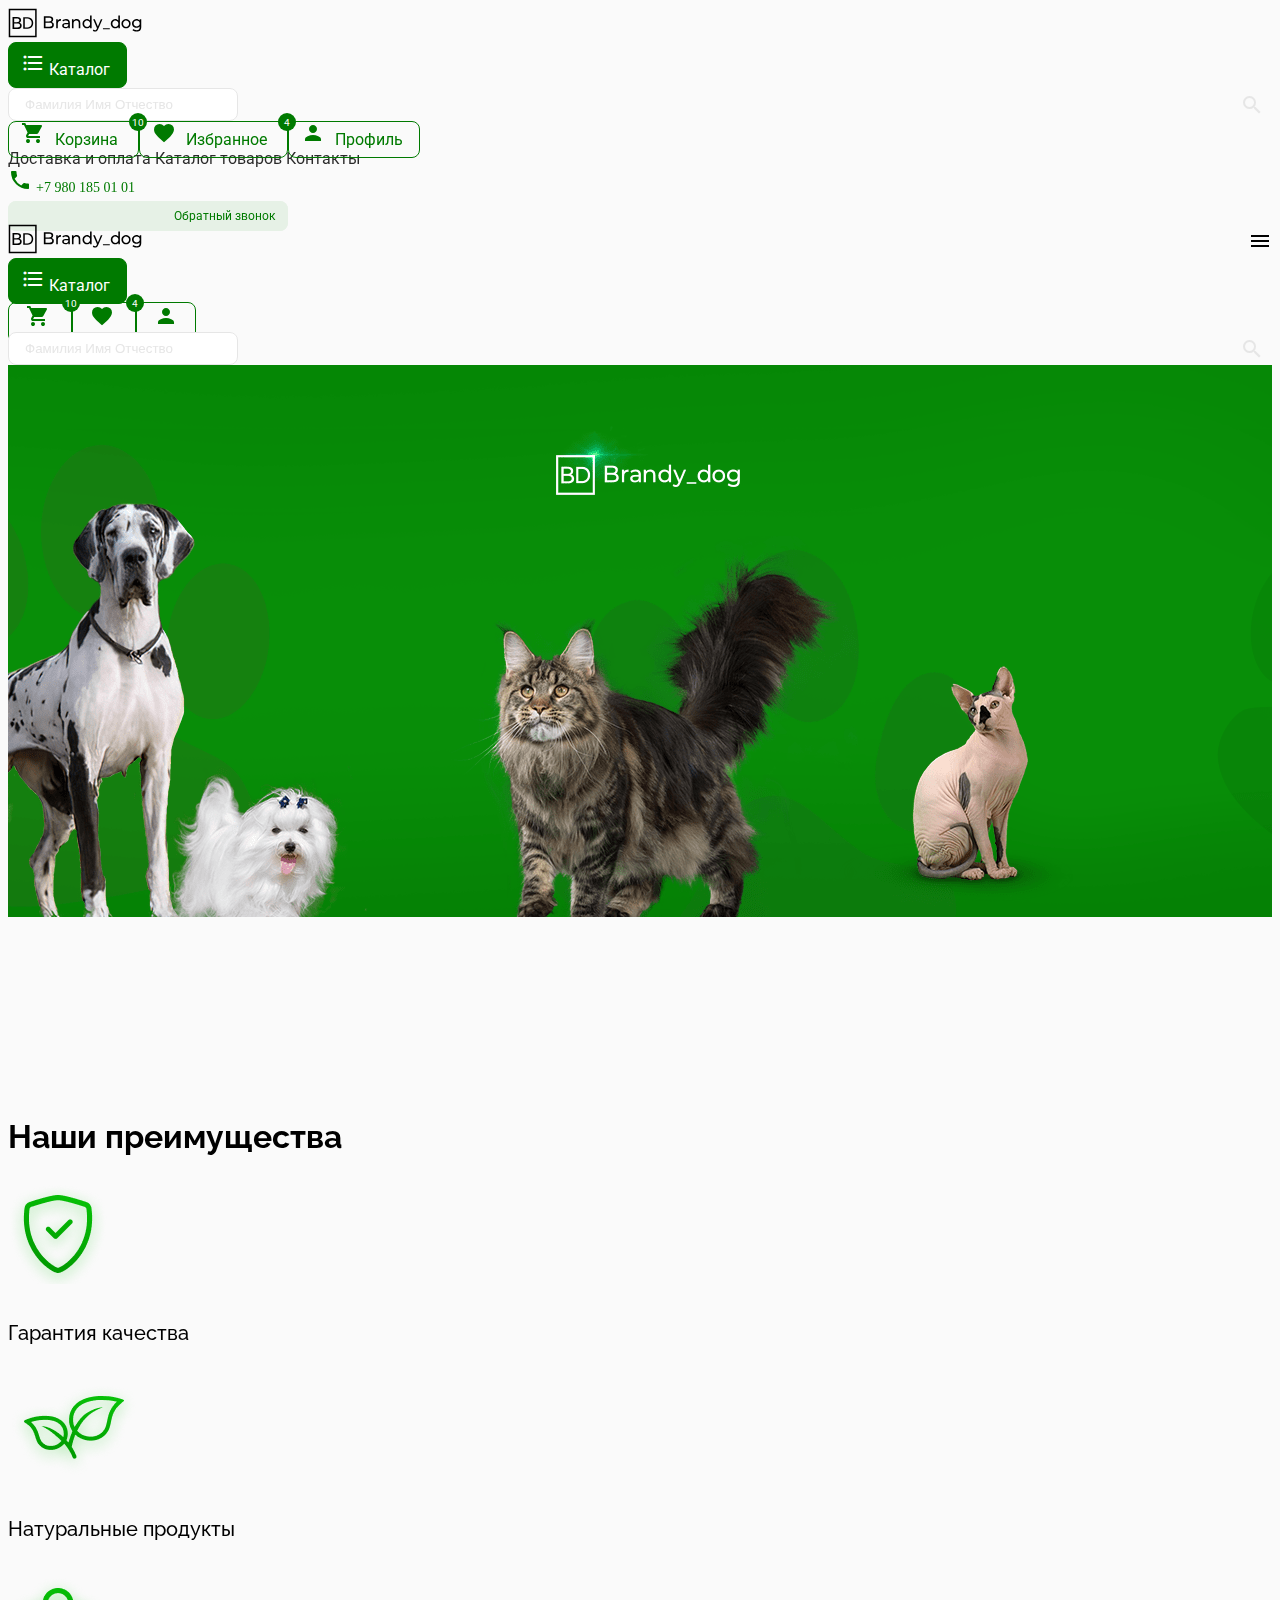
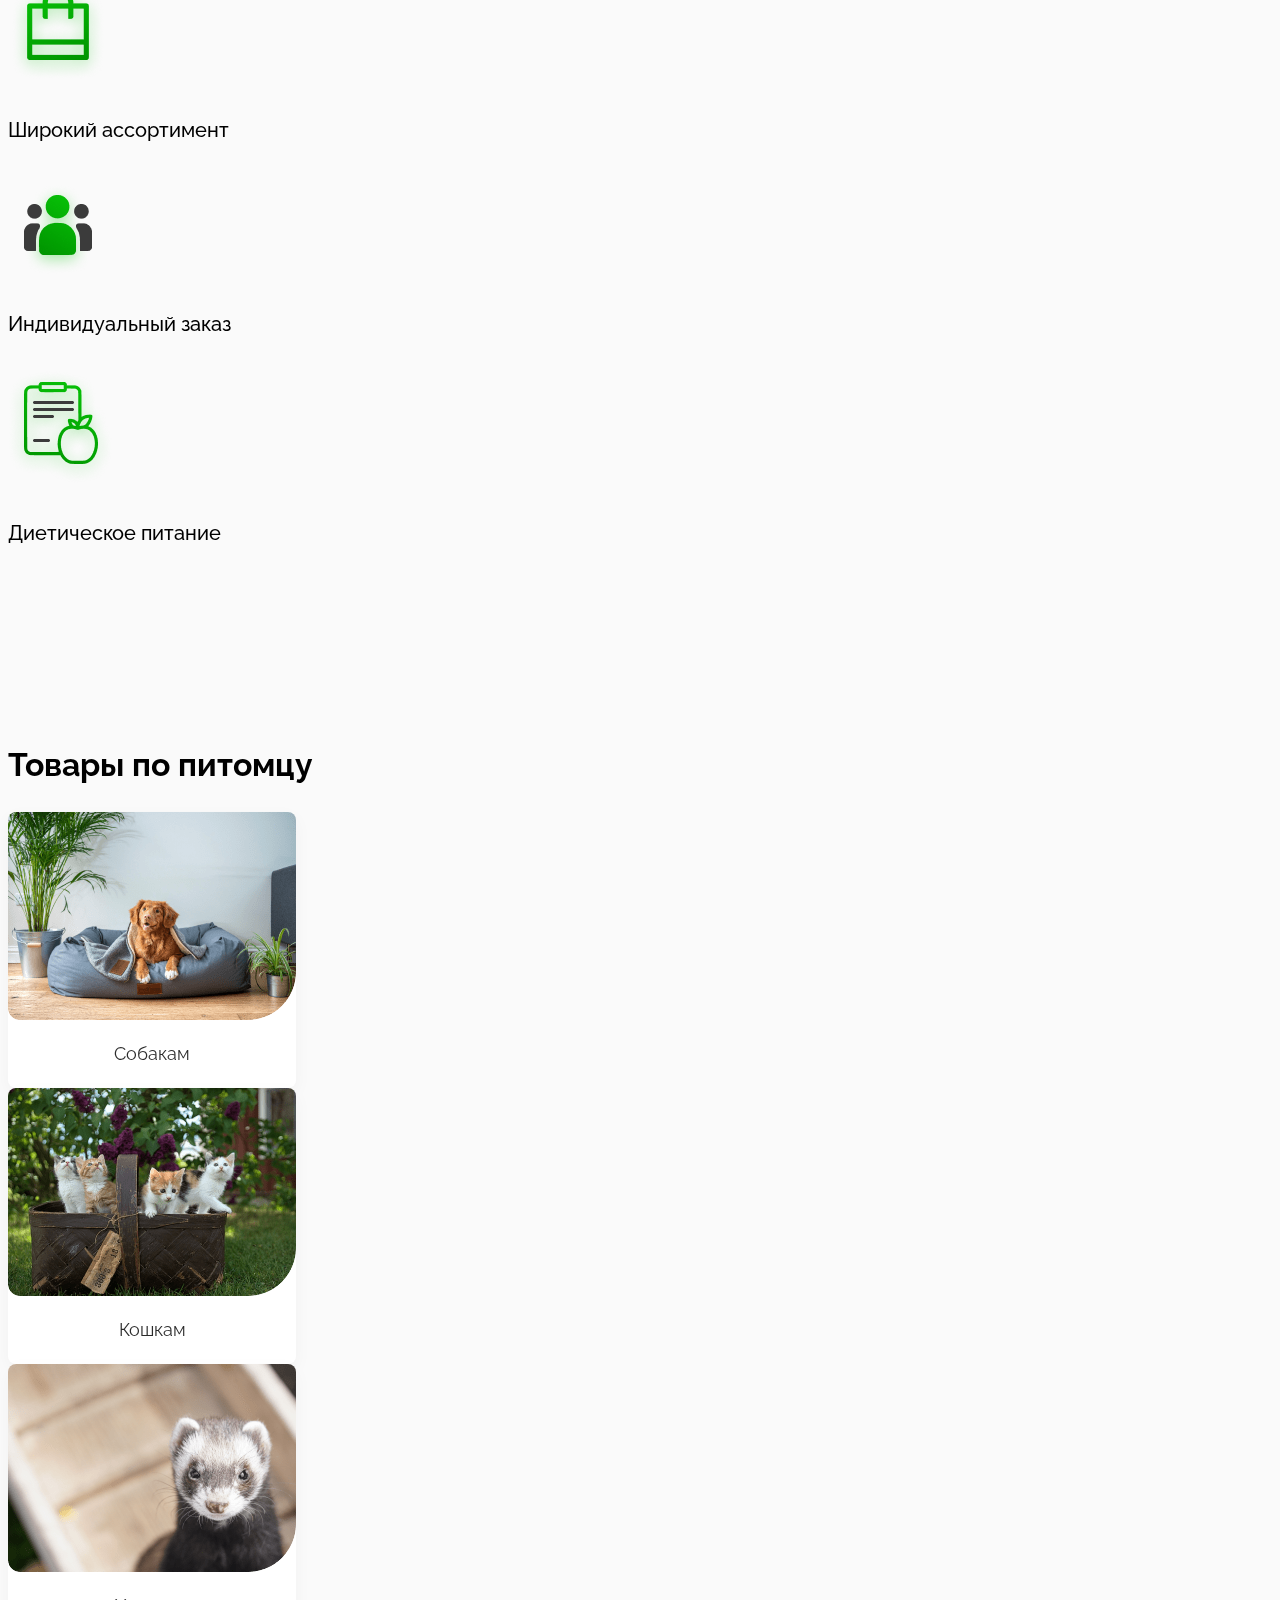
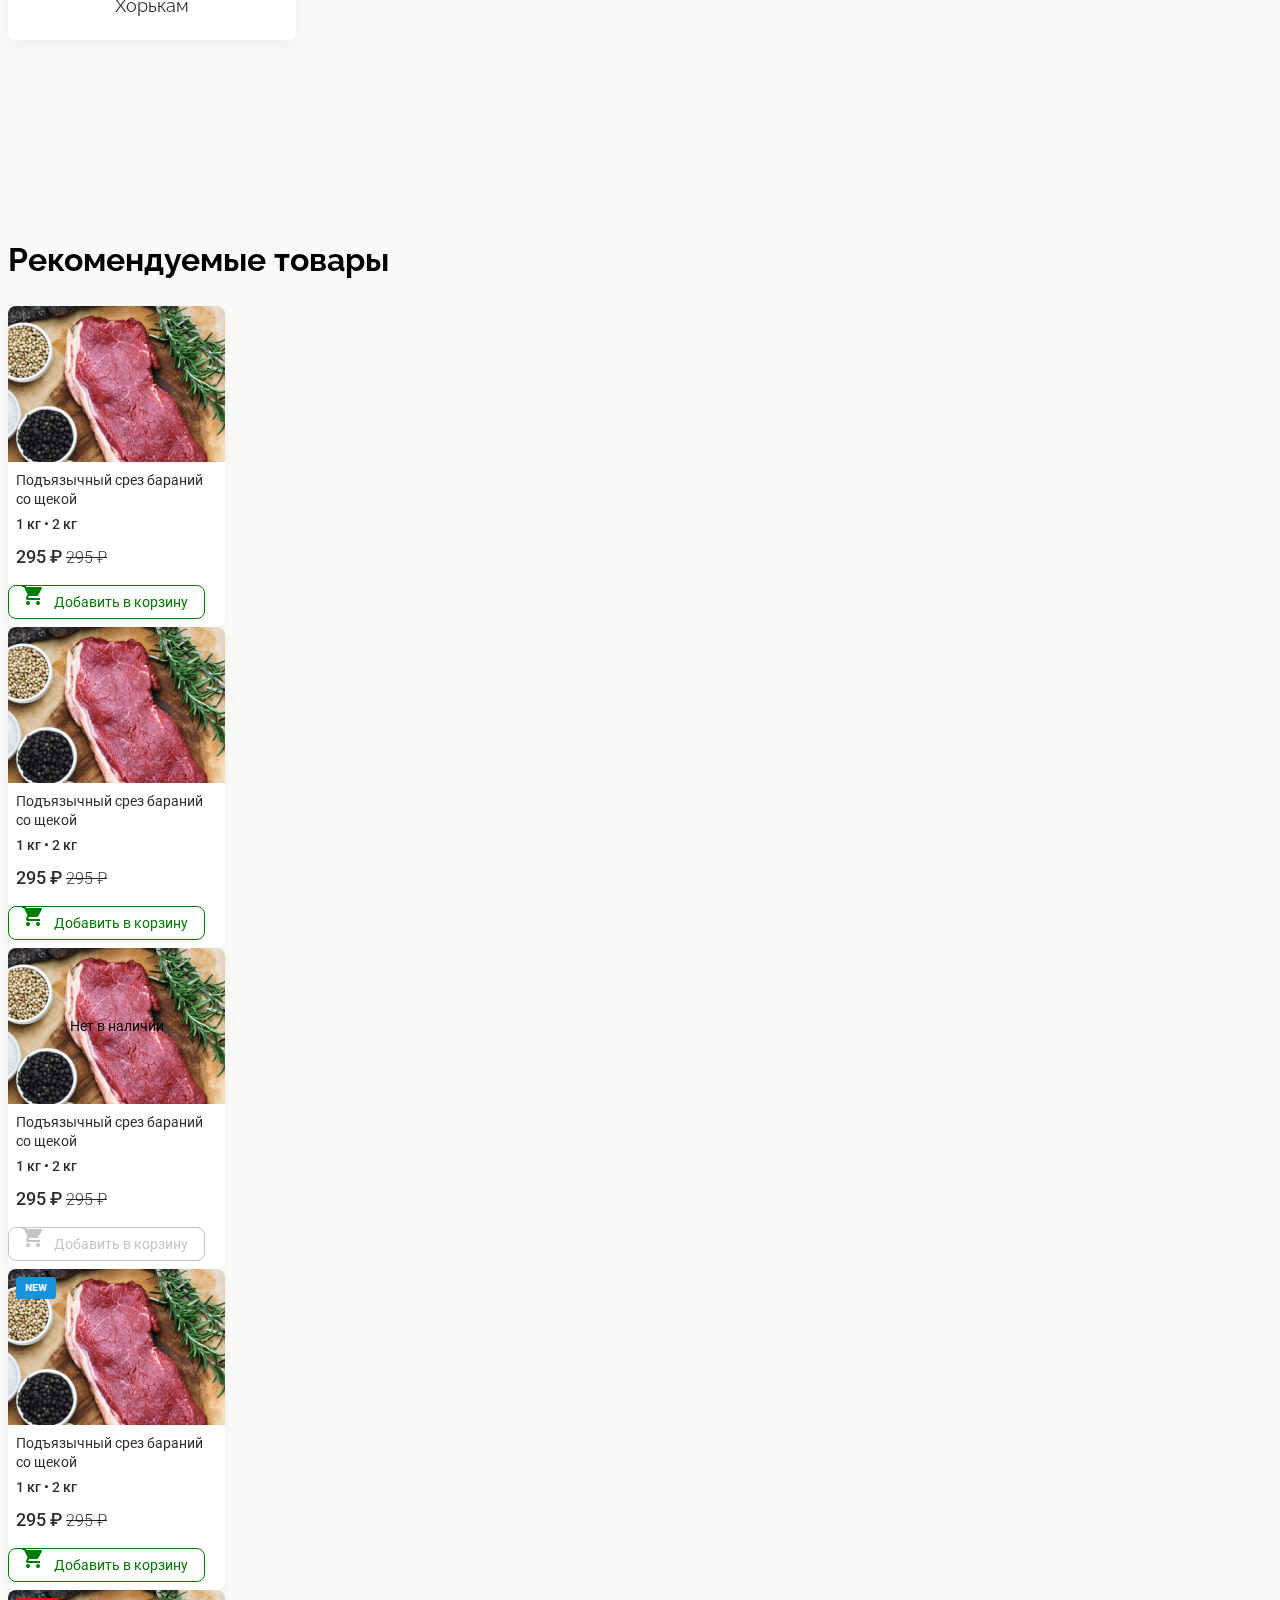
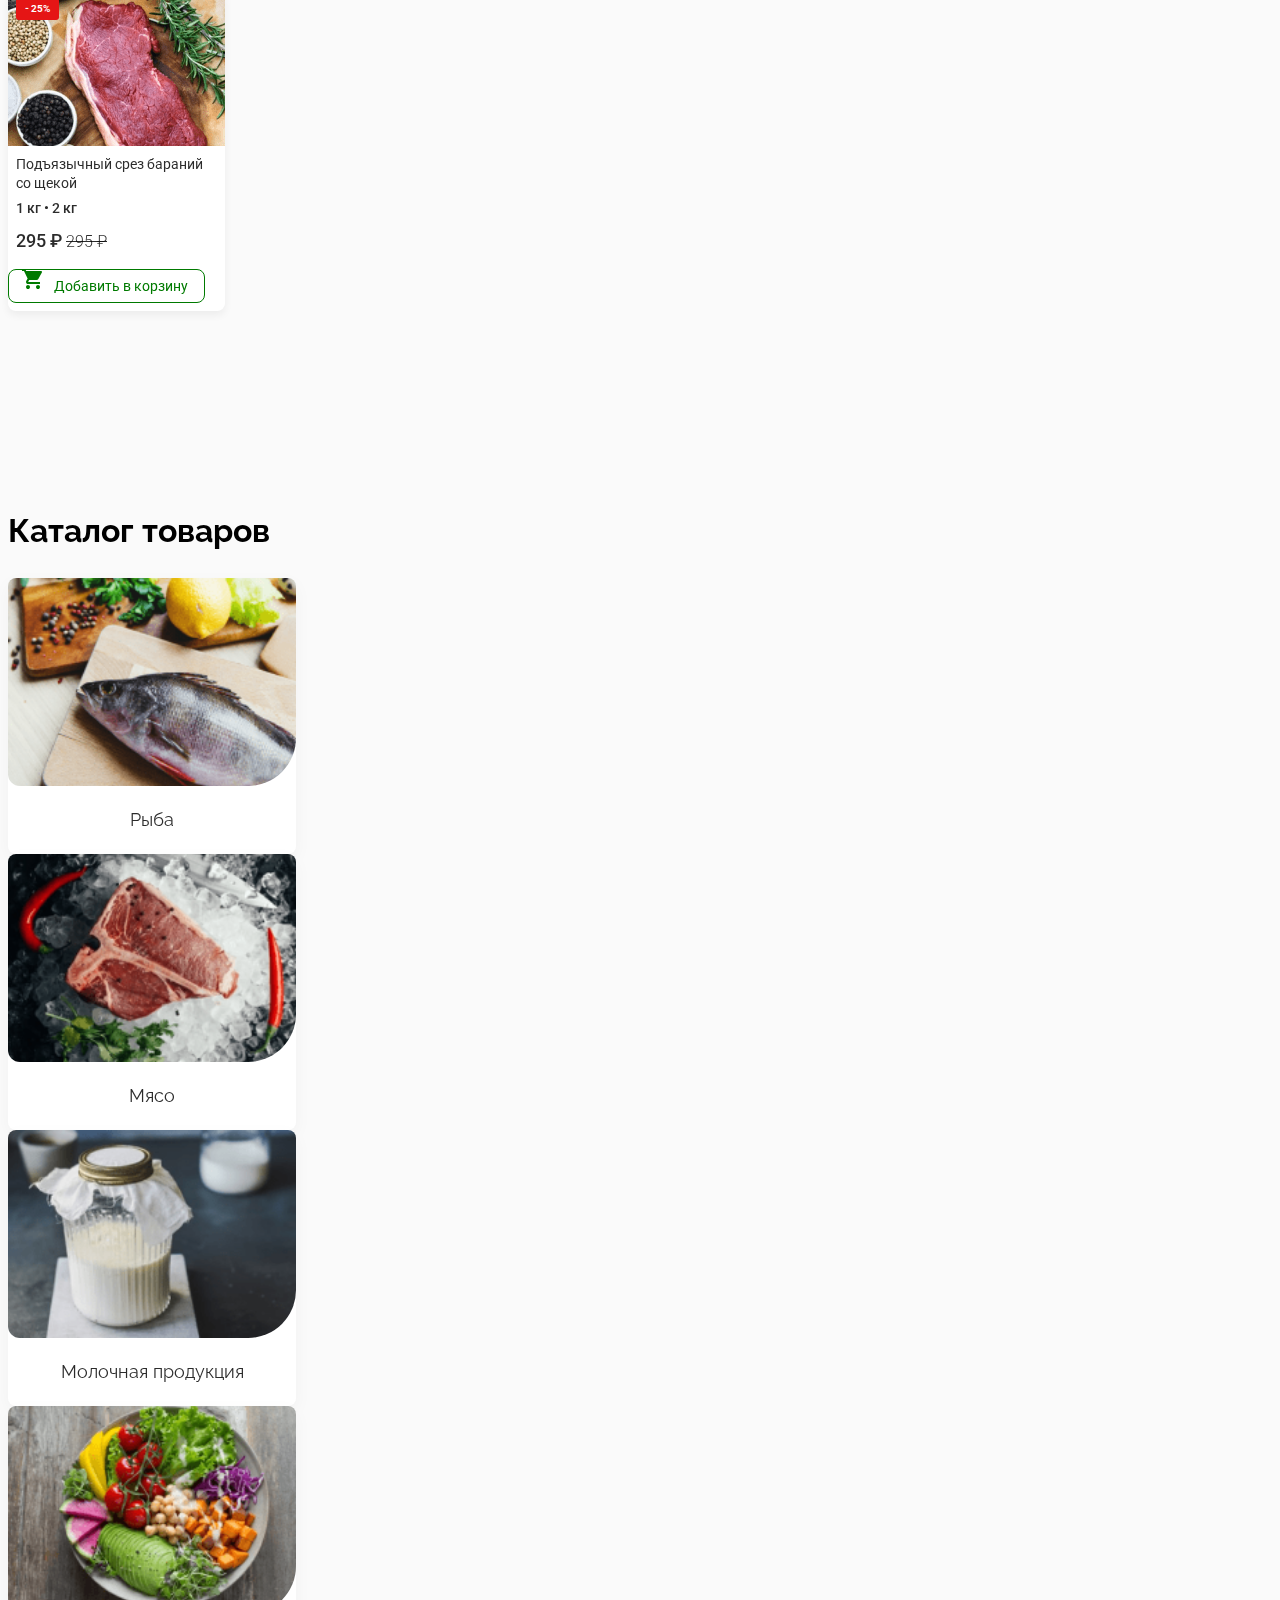
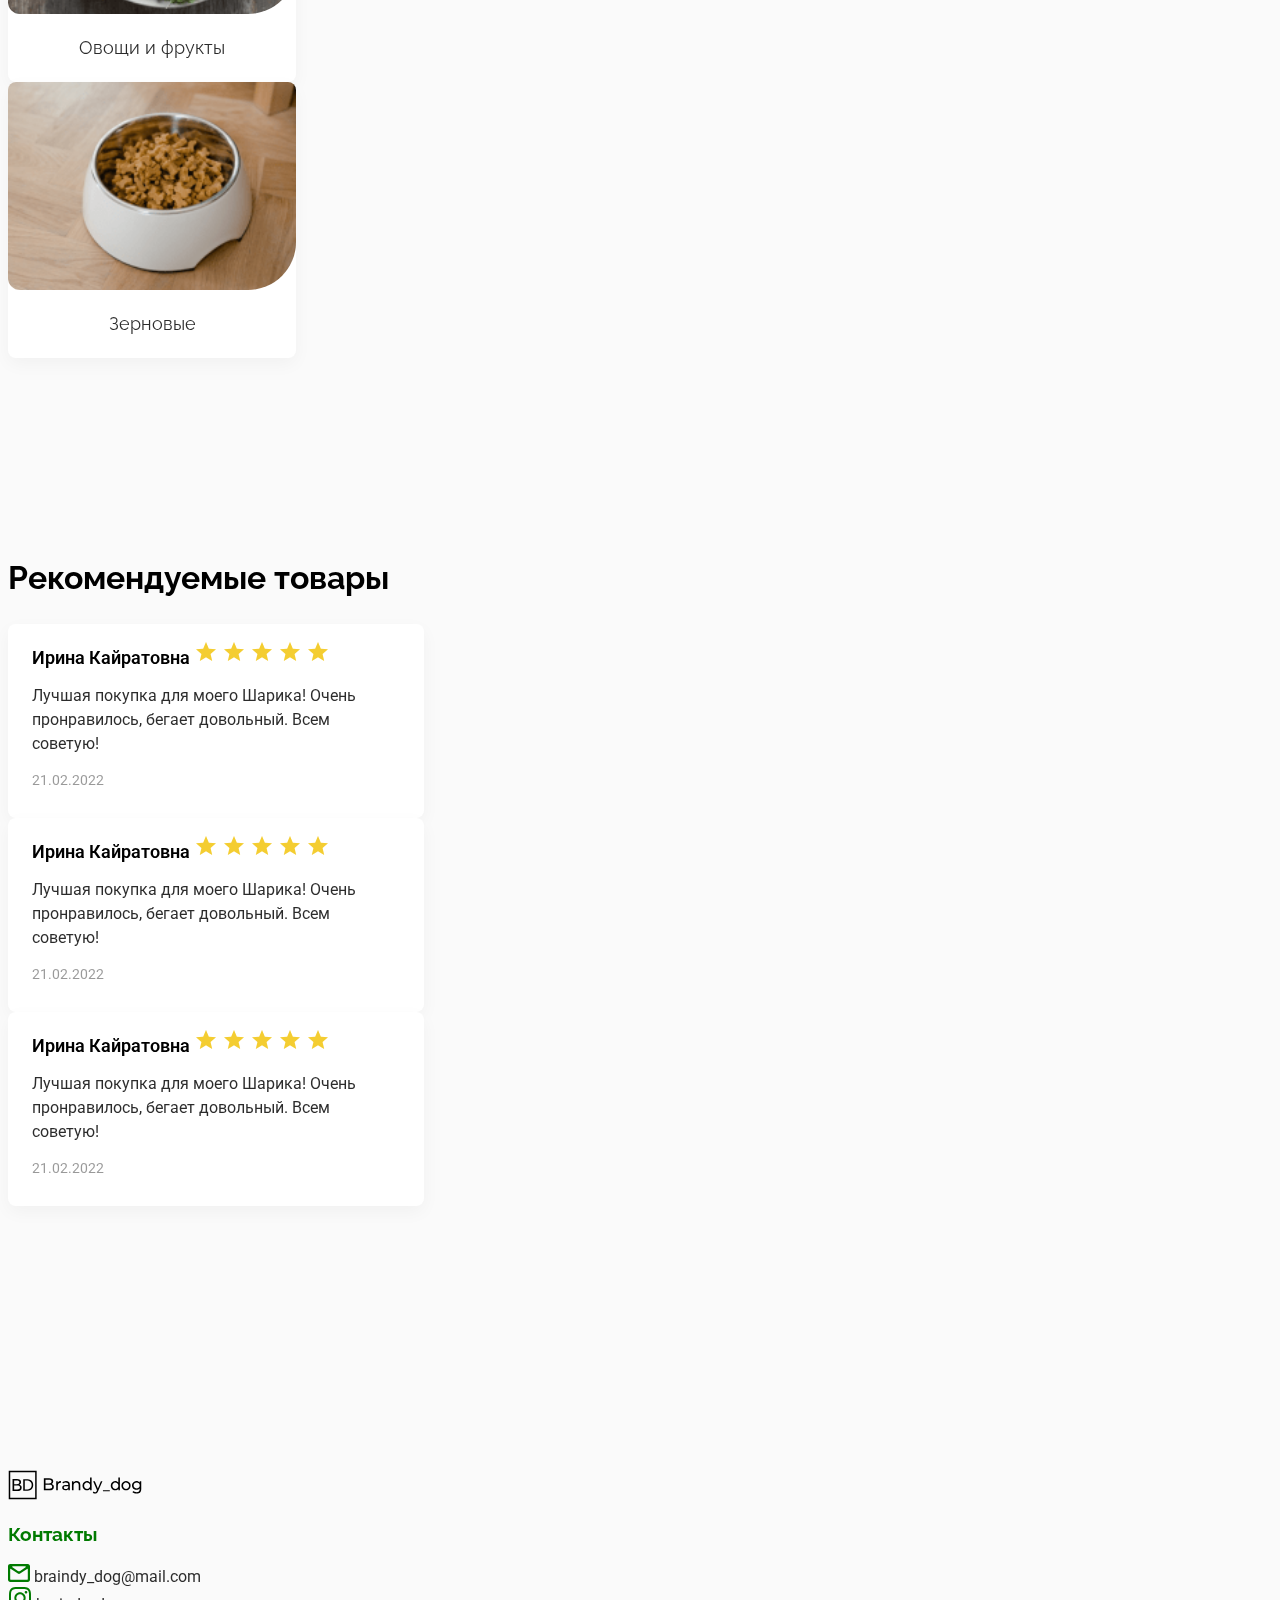
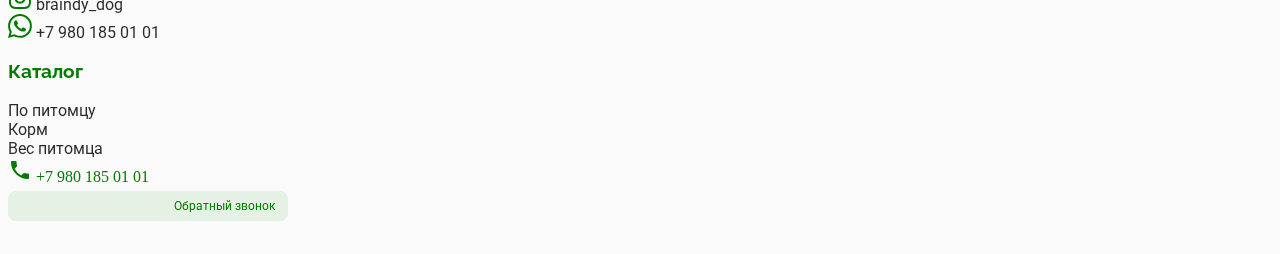
<file: index.html>
<!DOCTYPE html>
<html lang="ru">

<head>
    <meta charset="UTF-8">
    <meta http-equiv="X-UA-Compatible" content="IE=edge">
    <meta name="viewport" content="width=device-width, initial-scale=1.0">
    <title>Главная</title>
    <link href="https://cdn.jsdelivr.net/npm/bootstrap@5.1.3/dist/css/bootstrap.min.css" rel="stylesheet"
        integrity="sha384-1BmE4kWBq78iYhFldvKuhfTAU6auU8tT94WrHftjDbrCEXSU1oBoqyl2QvZ6jIW3" crossorigin="anonymous">
    <link href="https://fonts.googleapis.com/icon?family=Material+Icons" rel="stylesheet">
    <link rel="stylesheet" href="assets/css/style.css">
    <link rel="preconnect" href="https://fonts.googleapis.com">
    <link rel="preconnect" href="https://fonts.googleapis.com">
    <link rel="preconnect" href="https://fonts.gstatic.com" crossorigin>
    <link
        href="https://fonts.googleapis.com/css2?family=Raleway:ital,wght@0,100;0,200;0,300;0,400;0,500;0,600;0,700;0,800;0,900;1,100;1,200;1,300;1,400;1,500;1,600;1,700;1,800;1,900&family=Roboto:ital,wght@0,100;0,300;0,400;0,500;0,700;0,900;1,100;1,300;1,400;1,500;1,700;1,900&display=swap"
        rel="stylesheet">
</head>

<body>
    <header class="c-header">
        <div class="c-header-desktop d-none d-lg-block">
            <div class="container">
                <a href="index.html" class="c-header-desktop__logo d-flex justify-content-center py-4">
                    <img src="assets/img/logo.svg" alt="Логотип" class="img-fluid">
                </a>
                <div class="c-header-desktop__top row">
                    <div class="col col-6 d-flex">
                        <div class="c-dropdown me-2">
                            <div
                                class="c-dropdown__btn c-btn c-btn-fill d-inline-flex align-items-center justify-content-center">
                                <span class="material-icons me-2">
                                    format_list_bulleted
                                </span>
                                <span class="c-dropdown__btn-text">Каталог</span>
                            </div>
                            <div class="c-dropdown__content">
                                <div class="c-dropdown__content-group">
                                    <h5 class="c-dropdown__content-title">По питомцу</h5>
                                    <div class="d-flex c-dropdown__content-group-item">
                                        <div class="d-flex flex-column ms-3">
                                            <a href="products.html" class="c-link">Собакам</a>
                                            <a href="products.html" class="c-link">Котам</a>
                                            <a href="products.html" class="c-link">Хорькам</a>
                                        </div>
                                    </div>
                                </div>
                                <div class="c-dropdown__content-group">
                                    <h5 class="c-dropdown__content-title">Вес питомца</h5>
                                    <div class="d-flex c-dropdown__content-group-item">
                                        <div class="d-flex flex-column ms-3">
                                            <a href="products.html" class="c-link">Малые, 10 кг</a>
                                            <a href="products.html" class="c-link">Средние, 20 кг</a>
                                            <a href="products.html" class="c-link">Большие, 40 кг</a>
                                            <a href="products.html" class="c-link">Гиганты, 55 кг</a>
                                        </div>
                                    </div>
                                </div>
                                <div class="c-dropdown__content-group">
                                    <h5 class="c-dropdown__content-title">Корм</h5>
                                    <div class="d-flex c-dropdown__content-group-item">
                                        <div class="d-flex flex-column ms-3">
                                            <a href="products.html" class="c-link">Регулярный</a>
                                            <a href="products.html" class="c-link">Лечебный</a>
                                            <a href="products.html" class="c-link">Для алергиков</a>
                                        </div>
                                    </div>
                                </div>
                            </div>
                        </div>
                        <div class="input input-search">
                            <div>
                                <input type="text" class="input__input input-search__input"
                                    placeholder="Фамилия Имя Отчество">
                                <a href="#" class="material-icons input-search__icon">
                                    search
                                </a>
                            </div>
                        </div>
                    </div>
                    <div class="col col-6 d-flex align-items-center justify-content-end">
                        <a href="cart.html" class="c-btn d-inline-flex align-items-center justify-content-center">
                            <span class="c-btn__caption">10</span>
                            <span class="material-icons c-btn__icon">
                                shopping_cart
                            </span>
                            Корзина
                        </a>
                        <a href="cart.html" class="c-btn d-inline-flex align-items-center justify-content-center ms-2">
                            <span class="c-btn__caption">4</span>
                            <span class="material-icons c-btn__icon">
                                favorite
                            </span>
                            Избранное
                        </a>
                        <a href="profile.html" class="c-btn d-inline-flex align-items-center justify-content-center ms-2">
                            <span class="material-icons c-btn__icon">
                                person
                            </span>
                            Профиль
                        </a>
                    </div>
                </div>
            </div>
            <div class="c-header-desktop__bottom">
                <div class="container px-5 py-4 d-flex justify-content-between align-items-center">
                    <div>
                        <a href="delivery.html" class="c-link px-2">Доставка и оплата</a>
                        <a href="products.html" class="c-link px-2">Каталог товаров</a>
                        <a href="contacts.html" class="c-link px-2">Контакты</a>
                    </div>
                    <div class="d-flex align-items-center">
                        <div class="c-header-desktop__phone-icon d-flex align-items-center me-4">
                            <span class="material-icons c-footer__icon me-1">
                                phone
                            </span>
                            <a href="tel:+7 980 185 01 01" class="c-header-desktop__phone">+7 980 185 01 01</a>
                        </div>
                        <div>
                            <span style="cursor: pointer;"
                                class="c-btn c-btn-footer d-inline-flex align-items-center justify-content-center open-modal-btn">
                                <span class="material-icons c-btn__icon">
                                    logout
                                </span>
                                Обратный звонок
                            </span>
                        </div>
                    </div>
                </div>
            </div>
        </div>
        <div class="c-header-mobile d-lg-none d-block">
            <div class="container">
                <div class="c-header-mobile__logo d-flex justify-content-center my-3">
                    <span class="material-icons c-header-mobile__toggle-btn">
                        menu
                    </span>
                    <a href="index.html"><img src="assets/img/logo.svg" alt="Логотип" class="img-fluid"></a>
                </div>
            </div>
            <div class="c-header-mobile__top">
                <div class="container d-flex justify-content-between align-items-center">
                    <div class="c-dropdown">
                        <div
                            class="c-dropdown__btn c-btn c-btn-fill d-inline-flex align-items-center justify-content-center">
                            <span class="material-icons me-2">
                                format_list_bulleted
                            </span>
                            <span class="c-dropdown__btn-text">Каталог</span>
                        </div>
                        <div class="c-dropdown__content">
                            <div class="c-dropdown__content-group">
                                <h5 class="c-dropdown__content-title">По питомцу</h5>
                                <div class="d-flex c-dropdown__content-group-item">
                                    <div class="d-flex flex-column ms-3">
                                        <a href="products.html" class="c-link">Собакам</a>
                                        <a href="products.html" class="c-link">Котам</a>
                                        <a href="products.html" class="c-link">Хорькам</a>
                                    </div>
                                </div>
                            </div>
                            <div class="c-dropdown__content-group">
                                <h5 class="c-dropdown__content-title">Вес питомца</h5>
                                <div class="d-flex c-dropdown__content-group-item">
                                    <div class="d-flex flex-column ms-3">
                                        <a href="products.html" class="c-link">Малые, 10 кг</a>
                                        <a href="products.html" class="c-link">Средние, 20 кг</a>
                                        <a href="products.html" class="c-link">Большие, 40 кг</a>
                                        <a href="products.html" class="c-link">Гиганты, 55 кг</a>
                                    </div>
                                </div>
                            </div>
                            <div class="c-dropdown__content-group">
                                <h5 class="c-dropdown__content-title">Корм</h5>
                                <div class="d-flex c-dropdown__content-group-item">
                                    <div class="d-flex flex-column ms-3">
                                        <a href="products.html" class="c-link">Регулярный</a>
                                        <a href="products.html" class="c-link">Лечебный</a>
                                        <a href="products.html" class="c-link">Для алергиков</a>
                                    </div>
                                </div>
                            </div>
                        </div>
                    </div>
                    <div class="d-flex">
                        <a href="cart.html" class="c-btn c-btn-icon d-inline-flex align-items-center justify-content-center">
                            <span class="c-btn__caption">10</span>
                            <span class="material-icons c-btn__icon">
                                shopping_cart
                            </span>
                        </a>
                        <a href="cart.html"
                            class="c-btn c-btn-icon d-inline-flex align-items-center justify-content-center ms-2">
                            <span class="c-btn__caption">4</span>
                            <span class="material-icons c-btn__icon">
                                favorite
                            </span>
                        </a>
                        <a href="profile.html"
                            class="c-btn c-btn-icon d-inline-flex align-items-center justify-content-center ms-2">
                            <span class="material-icons c-btn__icon">
                                person
                            </span>
                        </a>
                    </div>
                </div>
            </div>
            <div class="c-header-mobile__bottom py-2">
                <div class="container">
                    <div class="input input-search w-100">
                        <div>
                            <input type="text" class="input__input input-search__input w-100"
                                placeholder="Фамилия Имя Отчество">
                            <a href="#" class="material-icons input-search__icon">
                                search
                            </a>
                        </div>
                    </div>
                </div>
            </div>
        </div>
        <div class="c-header-mobile-menu">
            <div class="c-header-mobile-menu__content w-100">
                <div class="container position-relative">
                    <span class="material-icons c-header-mobile-menu__close-btn">
                        close
                    </span>
                    <div class="d-flex flex-column align-items-center">
                        <a href="delivery.html" class="c-link py-2">Доставка и оплата</a>
                        <a href="products.html" class="c-link py-2">Каталог товаров</a>
                        <a href="contacts.html" class="c-link py-2">Контакты</a>
                    </div>
                    <div class="d-flex justify-content-between">
                        <div class="c-header-desktop__phone-icon d-flex align-items-center">
                            <span class="material-icons c-footer__icon me-1">
                                phone
                            </span>
                            <a href="tel:+7 980 185 01 01" class="c-header-desktop__phone">+7 980 185 01 01</a>
                        </div>
                        <div>
                            <span style="cursor: pointer;"
                                class="c-btn c-btn-footer d-inline-flex align-items-center justify-content-center open-modal-btn">
                                <span class="material-icons c-btn__icon">
                                    logout
                                </span>
                                Обратный звонок
                            </span>
                        </div>
                    </div>
                </div>
            </div>
        </div>
    </header>
    <main class="c-main-page">
        <section class="c-block-1 c-block">
            <div class="c-img-container c-block-1__img-container">
                <img src="assets/img/banner.png" alt="Баннер" class="c-img c-block-1__img">
            </div>
        </section>
        <section class="block-2 c-block">
            <div class="container">
                <h2 class="c-h2 text-center mb-5">Наши преимущества</h2>
                <div class="d-flex flex-column flex-lg-row justify-content-lg-center align-items-center flex-wrap">
                    <article class="c-block-2__item d-flex flex-column align-items-center m-5">
                        <img src="assets/img/feature-1.png" alt="Приемущество">
                        <h5 class="c-h5 mt-3">Гарантия качества</h5>
                    </article>
                    <article class="c-block-2__item d-flex flex-column align-items-center m-5">
                        <img src="assets/img/feature-2.png" alt="Приемущество">
                        <h5 class="c-h5 mt-3">Натуральные продукты</h5>
                    </article>
                    <article class="c-block-2__item d-flex flex-column align-items-center m-5">
                        <img src="assets/img/feature-3.png" alt="Приемущество">
                        <h5 class="c-h5 mt-3">Широкий ассортимент</h5>
                    </article>
                    <article class="c-block-2__item d-flex flex-column align-items-center m-5">
                        <img src="assets/img/feature-4.png" alt="Приемущество">
                        <h5 class="c-h5 mt-3">Индивидуальный заказ</h5>
                    </article>
                    <article class="c-block-2__item d-flex flex-column align-items-center m-5">
                        <img src="assets/img/feature-5.png" alt="Приемущество">
                        <h5 class="c-h5 mt-3">Диетическое питание</h5>
                    </article>
                </div>
            </div>
        </section>
        <section class="c-block-3 c-block">
            <div class="container">
                <h2 class="c-h2 text-center mb-5">Товары по питомцу</h2>
                <div class="d-flex flex-column flex-lg-row justify-content-lg-center align-items-center flex-wrap">
                    <a href="products.html" class="c-card-2 mb-5 mb-lg-3 mx-lg-2">
                        <div class="c-card-2__img-container">
                            <img src="assets/img/animal-1.png" alt="Животным" class="c-card-2__img">
                        </div>
                        <div class="c-card-2__content">
                            <span class="c-card-2__text">Собакам</span>
                        </div>
                    </a>
                    <a href="products.html" class="c-card-2 mb-5 mb-lg-3 mx-lg-2">
                        <div class="c-card-2__img-container">
                            <img src="assets/img/animal-2.png" alt="Животным" class="c-card-2__img">
                        </div>
                        <div class="c-card-2__content">
                            <span class="c-card-2__text">Кошкам</span>
                        </div>
                    </a>
                    <a href="products.html" class="c-card-2 mb-5 mb-lg-3 mx-lg-2">
                        <div class="c-card-2__img-container">
                            <img src="assets/img/animal-3.png" alt="Животным" class="c-card-2__img">
                        </div>
                        <div class="c-card-2__content">
                            <span class="c-card-2__text">Хорькам</span>
                        </div>
                    </a>
                </div>
            </div>
        </section>
        <section class="c-block-4 c-block">
            <div class="container">
                <h2 class="c-h2 text-center mb-5">Рекомендуемые товары</h2>
                <div class="d-flex justify-content-md-between justify-content-center flex-wrap mt-3">
                    <article class="c-card-1 d-inline-flex flex-column mb-3 mx-2 mx-md-0">
                        <div class="c-card-1__img-container">
                            <img src="assets/img/myaso.png" alt="Изображение товара"
                                class="c-card-1__img img-fluid">
                        </div>
                        <div class="c-card-1__content">
                            <a href="product.html" class="c-card-1__title">Подъязычный срез бараний со щекой</a>
                            <p class="c-card-1__description">1 кг • 2 кг </p>
                            <div>
                                <span class="c-card-1__price">295 ₽</span>
                                <span class="c-card-1__old-price">295 ₽</span>
                            </div>
                        </div>
                        <div class="c-card-1__bottom d-flex justify-content-center">
                            <a href="product.html"
                                class="c-btn c-card-1__btn d-inline-flex align-items-center justify-content-center">
                                <span class="material-icons c-btn__icon">
                                    shopping_cart
                                </span>
                                Добавить в корзину
                            </a>
                        </div>
                    </article>
                    <article class="c-card-1 d-inline-flex flex-column mb-3 mx-2 mx-md-0">
                        <div class="c-card-1__img-container">
                            <img src="assets/img/myaso.png" alt="Изображение товара"
                                class="c-card-1__img img-fluid">
                        </div>
                        <div class="c-card-1__content">
                            <a href="product.html" class="c-card-1__title">Подъязычный срез бараний со щекой</a>
                            <p class="c-card-1__description">1 кг • 2 кг </p>
                            <div>
                                <span class="c-card-1__price">295 ₽</span>
                                <span class="c-card-1__old-price">295 ₽</span>
                            </div>
                        </div>
                        <div class="c-card-1__bottom d-flex justify-content-center">
                            <a href="#"
                                class="c-btn c-card-1__btn d-inline-flex align-items-center justify-content-center">
                                <span class="material-icons c-btn__icon">
                                    shopping_cart
                                </span>
                                Добавить в корзину
                            </a>
                        </div>
                    </article>
                    <article class="c-card-1 d-inline-flex flex-column mb-3 mx-2 mx-md-0">
                        <div class="c-card-1__img-container">
                            <span class="c-card-1__empty">Нет в наличии</span>
                            <img src="assets/img/myaso.png" alt="Изображение товара"
                                class="c-card-1__img img-fluid">
                        </div>
                        <div class="c-card-1__content">
                            <a href="product.html" class="c-card-1__title">Подъязычный срез бараний со щекой</a>
                            <p class="c-card-1__description">1 кг • 2 кг </p>
                            <div>
                                <span class="c-card-1__price">295 ₽</span>
                                <span class="c-card-1__old-price">295 ₽</span>
                            </div>
                        </div>
                        <div class="c-card-1__bottom d-flex justify-content-center">
                            <a href="product.html"
                                class="c-btn c-btn_disabled c-card-1__btn d-inline-flex align-items-center justify-content-center">
                                <span class="material-icons c-btn__icon">
                                    shopping_cart
                                </span>
                                Добавить в корзину
                            </a>
                        </div>
                    </article>
                    <article class="c-card-1 d-inline-flex flex-column mb-3 mx-2 mx-md-0">
                        <div class="c-card-1__img-container">
                            <span class="c-card-1__new">NEW</span>
                            <img src="assets/img/myaso.png" alt="Изображение товара"
                                class="c-card-1__img img-fluid">
                        </div>
                        <div class="c-card-1__content">
                            <a href="product.html" class="c-card-1__title">Подъязычный срез бараний со щекой</a>
                            <p class="c-card-1__description">1 кг • 2 кг </p>
                            <div>
                                <span class="c-card-1__price">295 ₽</span>
                                <span class="c-card-1__old-price">295 ₽</span>
                            </div>
                        </div>
                        <div class="c-card-1__bottom d-flex justify-content-center">
                            <a href="product.html"
                                class="c-btn c-card-1__btn d-inline-flex align-items-center justify-content-center">
                                <span class="material-icons c-btn__icon">
                                    shopping_cart
                                </span>
                                Добавить в корзину
                            </a>
                        </div>
                    </article>
                    <article class="c-card-1 d-inline-flex flex-column mb-3 mx-2 mx-md-0">
                        <div class="c-card-1__img-container">
                            <span class="c-card-1__sale">- 25%</span>
                            <img src="assets/img/myaso.png" alt="Изображение товара"
                                class="c-card-1__img img-fluid">
                        </div>
                        <div class="c-card-1__content">
                            <a href="product.html" class="c-card-1__title">Подъязычный срез бараний со щекой</a>
                            <p class="c-card-1__description">1 кг • 2 кг </p>
                            <div>
                                <span class="c-card-1__price">295 ₽</span>
                                <span class="c-card-1__old-price">295 ₽</span>
                            </div>
                        </div>
                        <div class="c-card-1__bottom d-flex justify-content-center">
                            <a href="product.html"
                                class="c-btn c-card-1__btn d-inline-flex align-items-center justify-content-center">
                                <span class="material-icons c-btn__icon">
                                    shopping_cart
                                </span>
                                Добавить в корзину
                            </a>
                        </div>
                    </article>
                </div>
            </div>
        </section>
        <section class="c-block-5 c-block">
            <div class="container">
                <h2 class="c-h2 text-center mb-5">Каталог товаров</h2>
                <div class="d-flex flex-column flex-lg-row justify-content-lg-center align-items-center flex-wrap">
                    <a href="products.html" class="c-card-2 mb-5 mb-lg-3 mx-lg-2">
                        <div class="c-card-2__img-container">
                            <img src="assets/img/catalog-1.png" style="width: 100%; height: 100%; object-fit: cover;" alt="Каталог" class="c-card-2__img">
                        </div>
                        <div class="c-card-2__content">
                            <span class="c-card-2__text">Рыба</span>
                        </div>
                    </a>
                    <a href="products.html" class="c-card-2 mb-5 mb-lg-3 mx-lg-2">
                        <div class="c-card-2__img-container">
                            <img src="assets/img/catalog-2.png" style="width: 100%; height: 100%; object-fit: cover;" alt="Каталог" class="c-card-2__img">
                        </div>
                        <div class="c-card-2__content">
                            <span class="c-card-2__text">Мясо</span>
                        </div>
                    </a>
                    <a href="products.html" class="c-card-2 mb-5 mb-lg-3 mx-lg-2">
                        <div class="c-card-2__img-container">
                            <img src="assets/img/catalog-3.png" style="width: 100%; height: 100%; object-fit: cover;" alt="Каталог" class="c-card-2__img">
                        </div>
                        <div class="c-card-2__content">
                            <span class="c-card-2__text">Молочная продукция</span>
                        </div>
                    </a>
                    <a href="products.html" class="c-card-2 mb-5 mb-lg-3 mx-lg-2">
                        <div class="c-card-2__img-container">
                            <img src="assets/img/catalog-4.png" style="width: 100%; height: 100%; object-fit: cover;" alt="Каталог" class="c-card-2__img">
                        </div>
                        <div class="c-card-2__content">
                            <span class="c-card-2__text">Овощи и фрукты</span>
                        </div>
                    </a>
                    <a href="products.html" class="c-card-2 mb-5 mb-lg-3 mx-lg-2">
                        <div class="c-card-2__img-container">
                            <img src="assets/img/catalog-5.png" style="width: 100%; height: 100%; object-fit: cover;" alt="Каталог" class="c-card-2__img">
                        </div>
                        <div class="c-card-2__content">
                            <span class="c-card-2__text">Зерновые</span>
                        </div>
                    </a>
                </div>
            </div>
        </section>
        <section class="c-block-6 c-block">
            <div class="container">
                <h2 class="c-h2 text-center mb-5">Рекомендуемые товары</h2>
                <div class="d-flex justify-content-around flex-wrap">
                    <div class="c-block-6__review mb-3">
                        <div class="d-flex align-items-center">
                            <span class="c-block-6__review-title me-3">Ирина Кайратовна</span>
                            <span class="material-icons c-block-6__review-star">
                                star
                            </span>
                            <span class="material-icons c-block-6__review-star">
                                star
                            </span>
                            <span class="material-icons c-block-6__review-star">
                                star
                            </span>
                            <span class="material-icons c-block-6__review-star">
                                star
                            </span>
                            <span class="material-icons c-block-6__review-star">
                                star
                            </span>
                        </div>
                        <p class="c-block-6__review-content mt-2">
                            Лучшая покупка для моего Шарика! Очень пронравилось, бегает довольный.
                            Всем советую!
                        </p>
                        <p class="c-block-6__review-date">21.02.2022</p>
                    </div>
                    <div class="c-block-6__review mb-3 c-block-6__review_active">
                        <div class="d-flex align-items-center">
                            <span class="c-block-6__review-title me-3">Ирина Кайратовна</span>
                            <span class="material-icons c-block-6__review-star">
                                star
                            </span>
                            <span class="material-icons c-block-6__review-star">
                                star
                            </span>
                            <span class="material-icons c-block-6__review-star">
                                star
                            </span>
                            <span class="material-icons c-block-6__review-star">
                                star
                            </span>
                            <span class="material-icons c-block-6__review-star">
                                star
                            </span>
                        </div>
                        <p class="c-block-6__review-content mt-2">
                            Лучшая покупка для моего Шарика! Очень пронравилось, бегает довольный.
                            Всем советую!
                        </p>
                        <p class="c-block-6__review-date">21.02.2022</p>
                    </div>
                    <div class="c-block-6__review mb-3">
                        <div class="d-flex align-items-center">
                            <span class="c-block-6__review-title me-3">Ирина Кайратовна</span>
                            <span class="material-icons c-block-6__review-star">
                                star
                            </span>
                            <span class="material-icons c-block-6__review-star">
                                star
                            </span>
                            <span class="material-icons c-block-6__review-star">
                                star
                            </span>
                            <span class="material-icons c-block-6__review-star">
                                star
                            </span>
                            <span class="material-icons c-block-6__review-star">
                                star
                            </span>
                        </div>
                        <p class="c-block-6__review-content mt-2">
                            Лучшая покупка для моего Шарика! Очень пронравилось, бегает довольный.
                            Всем советую!
                        </p>
                        <p class="c-block-6__review-date">21.02.2022</p>
                    </div>
                </div>
            </div>
        </section>
        <div class="c-modal-container">
            <article class="c-modal">
                <h5 class="c-h5">Заказать обратный звонок</h5>
                <div class="input mt-4">
                    <span class="input__title input__title_required">Имя</span>
                    <div>
                        <input type="text" class="input__input w-100" placeholder="Фамилия Имя Отчество">
                    </div>
                </div>
                <div class="input mt-2">
                    <span class="input__title input__title_required">Телефон</span>
                    <div>
                        <input type="text" class="input__input w-100" placeholder="Телефон">
                    </div>
                </div>
                <div class="input mt-2">
                    <span class="input__title">Коментарий</span>
                    <div>
                        <textarea class="input__input w-100" placeholder="Коментарий"></textarea>
                    </div>
                </div>
                <label class="d-flex mt-3 c-input-checkbox-container">
                    <input class="c-input-checkbox" type="checkbox" name="pay">
                    <div class="c-input-checkbox-custom me-2"></div>
                    <span class="c-description-big">Я даю согласие на <a href="#" class="c-link-underline">обработку
                            персональных данных</a></span>
                </label>
                <div class="d-flex justify-content-between align-items-center mt-3">
                    <a href="#" style="font-size: 1rem; padding: 8px 16px 8px 12px;"
                        class="c-btn c-btn-footer d-inline-flex align-items-center justify-content-center mb-2 modal-close-btn">
                        Закрыть
                    </a>
                    <a href="#"
                        class="c-btn c-btn-fill d-inline-flex align-items-center justify-content-center me-2 mb-2">
                        Войти
                    </a>
                </div>
            </article>
        </div>
    </main>
    <footer class="c-footer">
        <div class="container">
            <div class="row">
                <div class="col-12 col-lg-3 mb-lg-0 mb-3 d-none d-lg-block">
                    <img src="assets/img/logo.svg" alt="Логотип" class="img-fluid">
                </div>
                <div class="col-12 col-lg-3 d-flex flex-column align-items-lg-center mb-lg-0 mb-3">
                    <div>
                        <h3 class="c-footer__title">Контакты</h3>
                        <div class="c-footer__item-icon d-flex align-items-center mb-2">

                            <svg class="c-footer__icon me-2" width="22" height="18" viewBox="0 0 22 18" fill="none"
                                xmlns="http://www.w3.org/2000/svg">
                                <path
                                    d="M19.8 18H2.2C1.61652 18 1.05695 17.7629 0.644365 17.341C0.231785 16.919 0 16.3467 0 15.75V2.15213C0.0246759 1.57251 0.26731 1.02505 0.677246 0.624038C1.08718 0.223023 1.63273 -0.000548144 2.2 1.00926e-06H19.8C20.3835 1.00926e-06 20.9431 0.237054 21.3556 0.659011C21.7682 1.08097 22 1.65326 22 2.25V15.75C22 16.3467 21.7682 16.919 21.3556 17.341C20.9431 17.7629 20.3835 18 19.8 18ZM2.98162 4.88429C2.64971 4.65805 2.2 4.89575 2.2 5.29744V15.25C2.2 15.5261 2.42386 15.75 2.7 15.75H19.3C19.5761 15.75 19.8 15.5261 19.8 15.25V5.29744C19.8 4.89575 19.3503 4.65805 19.0184 4.88429L12.1265 9.58214C11.4469 10.0454 10.5531 10.0454 9.87352 9.58214L2.98162 4.88429ZM4.7009 2.25C4.20889 2.25 4.01272 2.88594 4.41923 3.16311L9.87333 6.88182C10.553 7.34521 11.447 7.34521 12.1267 6.88181L17.5808 3.16311C17.9873 2.88594 17.7911 2.25 17.2991 2.25H4.7009Z"
                                    fill="#007A00" />
                            </svg>

                            <a href="mailto:braindy_dog@mail.com" class="c-footer__link">braindy_dog@mail.com</a>
                        </div>
                        <div class="c-footer__item-icon d-flex align-items-center mb-2">
                            <!-- <span class="material-icons c-footer__icon me-2">
                                instagram
                            </span> -->

                            <svg class="c-footer__icon me-2" width="24" height="24" viewBox="0 0 24 24" fill="none"
                                xmlns="http://www.w3.org/2000/svg">
                                <path fill-rule="evenodd" clip-rule="evenodd"
                                    d="M7.465 1.066C8.638 1.012 9.012 1 12 1C14.988 1 15.362 1.013 16.534 1.066C17.706 1.119 18.506 1.306 19.206 1.577C19.939 1.854 20.604 2.287 21.154 2.847C21.714 3.396 22.146 4.06 22.422 4.794C22.694 5.494 22.88 6.294 22.934 7.464C22.988 8.639 23 9.013 23 12C23 14.988 22.987 15.362 22.934 16.535C22.881 17.705 22.694 18.505 22.422 19.205C22.146 19.9391 21.7133 20.6042 21.154 21.154C20.604 21.714 19.939 22.146 19.206 22.422C18.506 22.694 17.706 22.88 16.536 22.934C15.362 22.988 14.988 23 12 23C9.012 23 8.638 22.987 7.465 22.934C6.295 22.881 5.495 22.694 4.795 22.422C4.06092 22.146 3.39582 21.7133 2.846 21.154C2.28638 20.6047 1.85331 19.9399 1.577 19.206C1.306 18.506 1.12 17.706 1.066 16.536C1.012 15.361 1 14.987 1 12C1 9.012 1.013 8.638 1.066 7.466C1.119 6.294 1.306 5.494 1.577 4.794C1.85372 4.06008 2.28712 3.39531 2.847 2.846C3.39604 2.2865 4.06047 1.85344 4.794 1.577C5.494 1.306 6.294 1.12 7.464 1.066H7.465ZM16.445 3.046C15.285 2.993 14.937 2.982 12 2.982C9.063 2.982 8.715 2.993 7.555 3.046C6.482 3.095 5.9 3.274 5.512 3.425C4.999 3.625 4.632 3.862 4.247 4.247C3.88205 4.60205 3.60118 5.03428 3.425 5.512C3.274 5.9 3.095 6.482 3.046 7.555C2.993 8.715 2.982 9.063 2.982 12C2.982 14.937 2.993 15.285 3.046 16.445C3.095 17.518 3.274 18.1 3.425 18.488C3.601 18.965 3.882 19.398 4.247 19.753C4.602 20.118 5.035 20.399 5.512 20.575C5.9 20.726 6.482 20.905 7.555 20.954C8.715 21.007 9.062 21.018 12 21.018C14.938 21.018 15.285 21.007 16.445 20.954C17.518 20.905 18.1 20.726 18.488 20.575C19.001 20.375 19.368 20.138 19.753 19.753C20.118 19.398 20.399 18.965 20.575 18.488C20.726 18.1 20.905 17.518 20.954 16.445C21.007 15.285 21.018 14.937 21.018 12C21.018 9.063 21.007 8.715 20.954 7.555C20.905 6.482 20.726 5.9 20.575 5.512C20.375 4.999 20.138 4.632 19.753 4.247C19.3979 3.88207 18.9657 3.60121 18.488 3.425C18.1 3.274 17.518 3.095 16.445 3.046ZM10.595 15.391C11.3797 15.7176 12.2534 15.7617 13.0669 15.5157C13.8805 15.2697 14.5834 14.7489 15.0556 14.0422C15.5278 13.3356 15.7401 12.4869 15.656 11.6411C15.572 10.7953 15.197 10.005 14.595 9.405C14.2112 9.02148 13.7472 8.72781 13.2363 8.54515C12.7255 8.36248 12.1804 8.29536 11.6405 8.34862C11.1006 8.40187 10.5792 8.57418 10.1138 8.85313C9.64845 9.13208 9.25074 9.51074 8.9493 9.96185C8.64786 10.413 8.45019 10.9253 8.37052 11.462C8.29084 11.9986 8.33115 12.5463 8.48854 13.0655C8.64593 13.5847 8.91648 14.0626 9.28072 14.4647C9.64496 14.8668 10.0938 15.1832 10.595 15.391ZM8.002 8.002C8.52702 7.47697 9.15032 7.0605 9.8363 6.77636C10.5223 6.49222 11.2575 6.34597 12 6.34597C12.7425 6.34597 13.4777 6.49222 14.1637 6.77636C14.8497 7.0605 15.473 7.47697 15.998 8.002C16.523 8.52702 16.9395 9.15032 17.2236 9.8363C17.5078 10.5223 17.654 11.2575 17.654 12C17.654 12.7425 17.5078 13.4777 17.2236 14.1637C16.9395 14.8497 16.523 15.473 15.998 15.998C14.9377 17.0583 13.4995 17.654 12 17.654C10.5005 17.654 9.06234 17.0583 8.002 15.998C6.94166 14.9377 6.34597 13.4995 6.34597 12C6.34597 10.5005 6.94166 9.06234 8.002 8.002ZM18.908 7.188C19.0381 7.06527 19.1423 6.91768 19.2143 6.75397C19.2863 6.59027 19.3248 6.41377 19.3274 6.23493C19.33 6.05609 19.2967 5.87855 19.2295 5.71281C19.1622 5.54707 19.0624 5.39651 18.936 5.27004C18.8095 5.14357 18.6589 5.04376 18.4932 4.97652C18.3275 4.90928 18.1499 4.87598 17.9711 4.87858C17.7922 4.88119 17.6157 4.91965 17.452 4.9917C17.2883 5.06374 17.1407 5.1679 17.018 5.298C16.7793 5.55103 16.6486 5.88712 16.6537 6.23493C16.6588 6.58274 16.7992 6.91488 17.0452 7.16084C17.2911 7.40681 17.6233 7.54723 17.9711 7.5523C18.3189 7.55737 18.655 7.42669 18.908 7.188Z"
                                    fill="#007A00" />
                            </svg>
                            <a href="index.htmlproducts.html" class="c-footer__link">braindy_dog</a>
                        </div>
                        <div class="c-footer__item-icon d-flex align-items-center mb-2">
                            <!-- <span class="material-icons c-footer__icon me-2">
                                email
                            </span> -->
                            <svg class="c-footer__icon me-2" width="24" height="24" viewBox="0 0 24 24" fill="none"
                                xmlns="http://www.w3.org/2000/svg">
                                <path fill-rule="evenodd" clip-rule="evenodd"
                                    d="M17.415 14.382C17.117 14.233 15.656 13.515 15.384 13.415C15.112 13.316 14.914 13.267 14.715 13.565C14.517 13.861 13.948 14.531 13.775 14.729C13.601 14.928 13.428 14.952 13.131 14.804C12.834 14.654 11.876 14.341 10.741 13.329C9.858 12.541 9.261 11.568 9.088 11.27C8.915 10.973 9.069 10.812 9.218 10.664C9.352 10.531 9.515 10.317 9.664 10.144C9.813 9.97004 9.862 9.84604 9.961 9.64704C10.061 9.44904 10.011 9.27604 9.936 9.12704C9.862 8.97804 9.268 7.51504 9.02 6.92004C8.779 6.34104 8.534 6.42004 8.352 6.41004C8.178 6.40204 7.98 6.40004 7.782 6.40004C7.584 6.40004 7.262 6.47404 6.99 6.77204C6.717 7.06904 5.95 7.78804 5.95 9.25104C5.95 10.713 7.014 12.126 7.163 12.325C7.312 12.523 9.258 15.525 12.239 16.812C12.949 17.118 13.502 17.301 13.933 17.437C14.645 17.664 15.293 17.632 15.805 17.555C16.375 17.47 17.563 16.836 17.811 16.142C18.058 15.448 18.058 14.853 17.984 14.729C17.91 14.605 17.712 14.531 17.414 14.382H17.415ZM11.993 21.785H11.989C10.2184 21.7854 8.48037 21.3094 6.957 20.407L6.597 20.193L2.855 21.175L3.854 17.527L3.619 17.153C2.62914 15.5774 2.10529 13.7538 2.108 11.893C2.11 6.44304 6.544 2.00904 11.997 2.00904C14.637 2.00904 17.119 3.03904 18.985 4.90704C19.9054 5.82362 20.6349 6.91361 21.1313 8.11394C21.6277 9.31427 21.8811 10.6011 21.877 11.9C21.875 17.35 17.441 21.785 11.993 21.785ZM20.405 3.48804C19.3032 2.37896 17.9922 1.49958 16.5481 0.900841C15.1039 0.302105 13.5553 -0.00407625 11.992 4.09775e-05C5.438 4.09775e-05 0.102 5.33504 0.1 11.892C0.096963 13.9788 0.644374 16.0294 1.687 17.837L0 24L6.304 22.346C8.04787 23.2962 10.0021 23.794 11.988 23.794H11.993C18.547 23.794 23.883 18.459 23.885 11.901C23.8898 10.3383 23.5848 8.79014 22.9874 7.34607C22.3901 5.90201 21.5124 4.59071 20.405 3.48804Z"
                                    fill="#007A00" />
                            </svg>

                            <a href="tel:+7 980 185 01 01" class="c-footer__link">+7 980 185 01 01</a>
                        </div>
                    </div>
                </div>
                <div class="col-12 col-lg-3 d-flex flex-column align-items-lg-center mb-lg-0 mb-3">
                    <div>
                        <h3 class="c-footer__title">Каталог</h3>
                        <div class="c-footer__item-text">
                            <a href="products.html" class="c-footer__link">По питомцу</a>
                        </div>
                        <div class="c-footer__item-text">
                            <a href="products.html" class="c-footer__link">Корм</a>
                        </div>
                        <div class="c-footer__item-text">
                            <a href="products.html" class="c-footer__link">Вес питомца</a>
                        </div>
                    </div>
                </div>
                <div class="col-12 col-lg-3">
                    <div class="d-flex flex-lg-column align-items-lg-end">
                        <div class="c-footer__phone-icon d-flex align-items-center mb-lg-2 me-3 me-lg-0">
                            <span class="material-icons c-footer__icon me-1">
                                phone
                            </span>
                            <a href="tel:+7 980 185 01 01" class="c-footer__phone">+7 980 185 01 01</a>
                        </div>
                        <div>
                            <span style="cursor: pointer;"
                                class="c-btn c-btn-footer d-inline-flex align-items-center justify-content-center open-modal-btn">
                                <span class="material-icons c-btn__icon">
                                    logout
                                </span>
                                Обратный звонок
                            </span>
                        </div>
                    </div>
                </div>
            </div>
        </div>
    </footer>
    <script src="https://cdn.jsdelivr.net/npm/@popperjs/core@2.10.2/dist/umd/popper.min.js"
        integrity="sha384-7+zCNj/IqJ95wo16oMtfsKbZ9ccEh31eOz1HGyDuCQ6wgnyJNSYdrPa03rtR1zdB"
        crossorigin="anonymous"></script>
    <script src="https://cdn.jsdelivr.net/npm/bootstrap@5.1.3/dist/js/bootstrap.min.js"
        integrity="sha384-QJHtvGhmr9XOIpI6YVutG+2QOK9T+ZnN4kzFN1RtK3zEFEIsxhlmWl5/YESvpZ13"
        crossorigin="anonymous"></script>
    <script src="assets/js/script.js"></script>
</body>

</html>
</file>
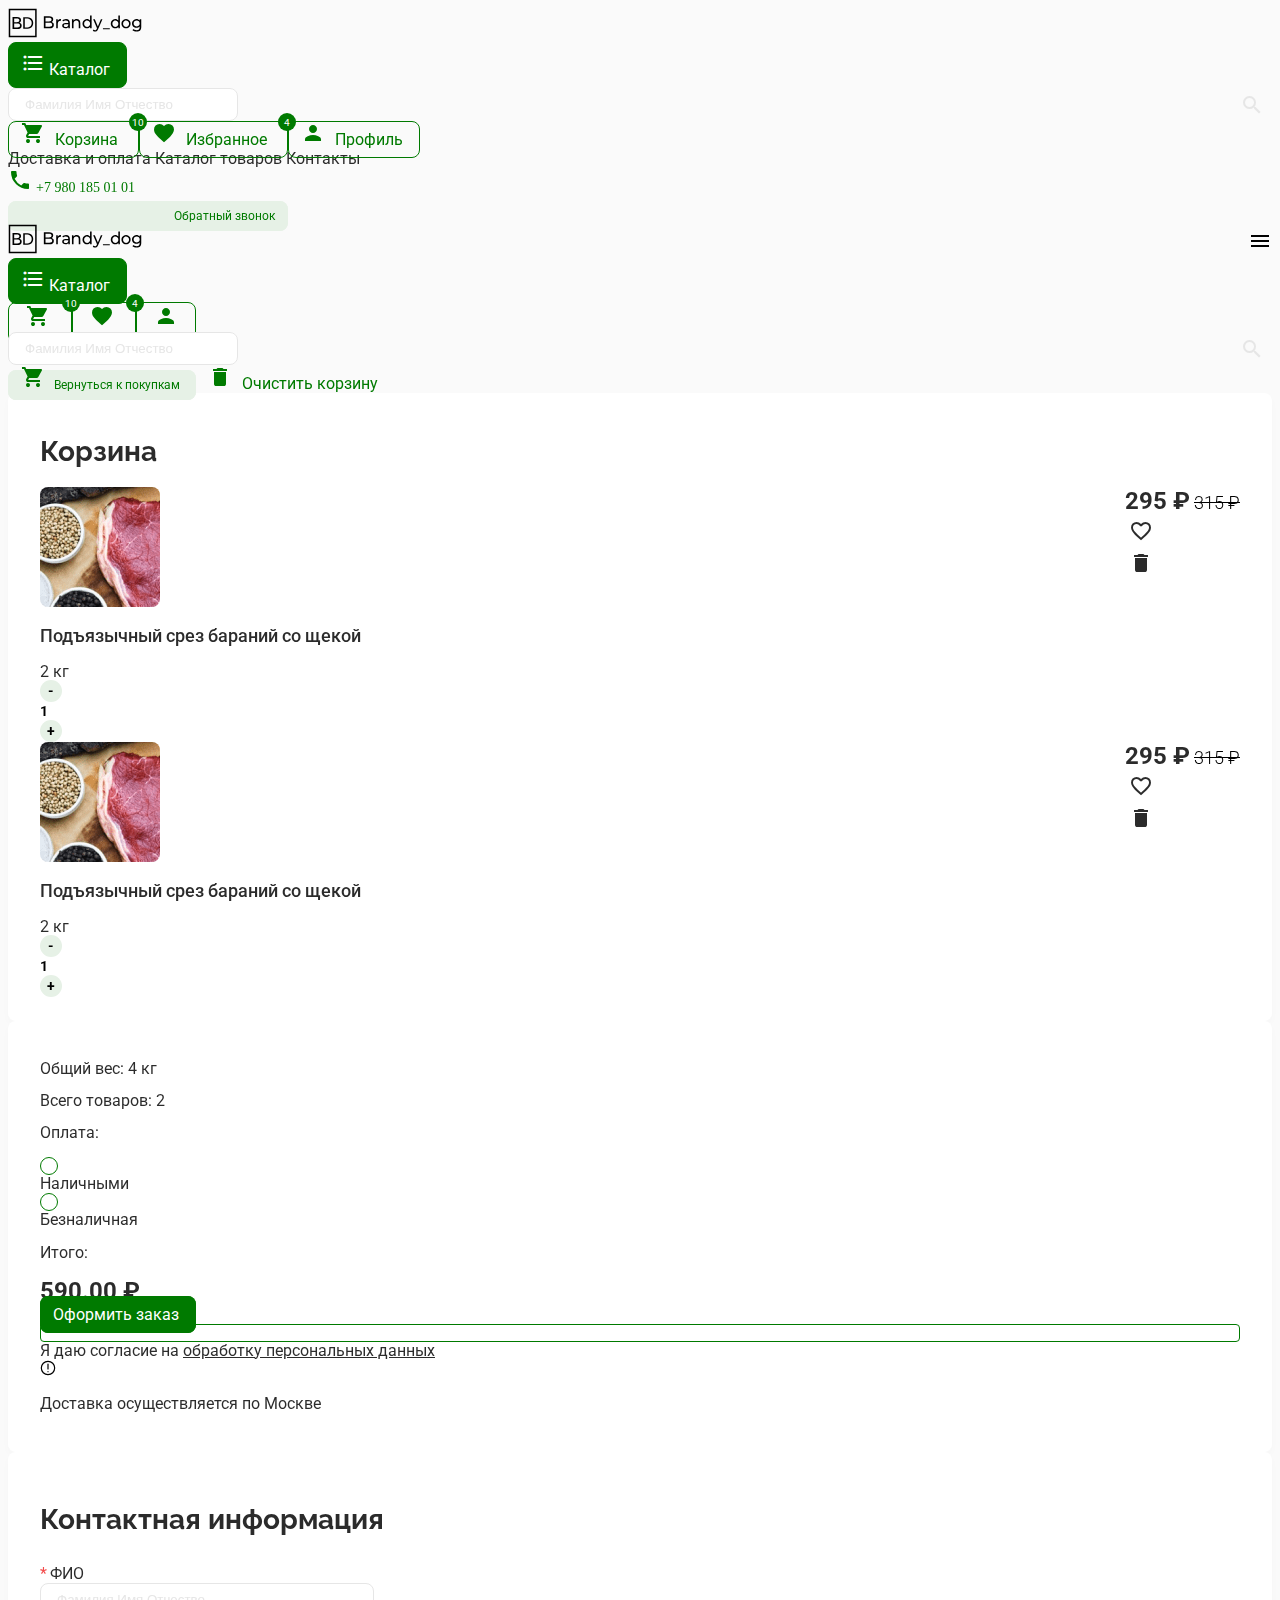
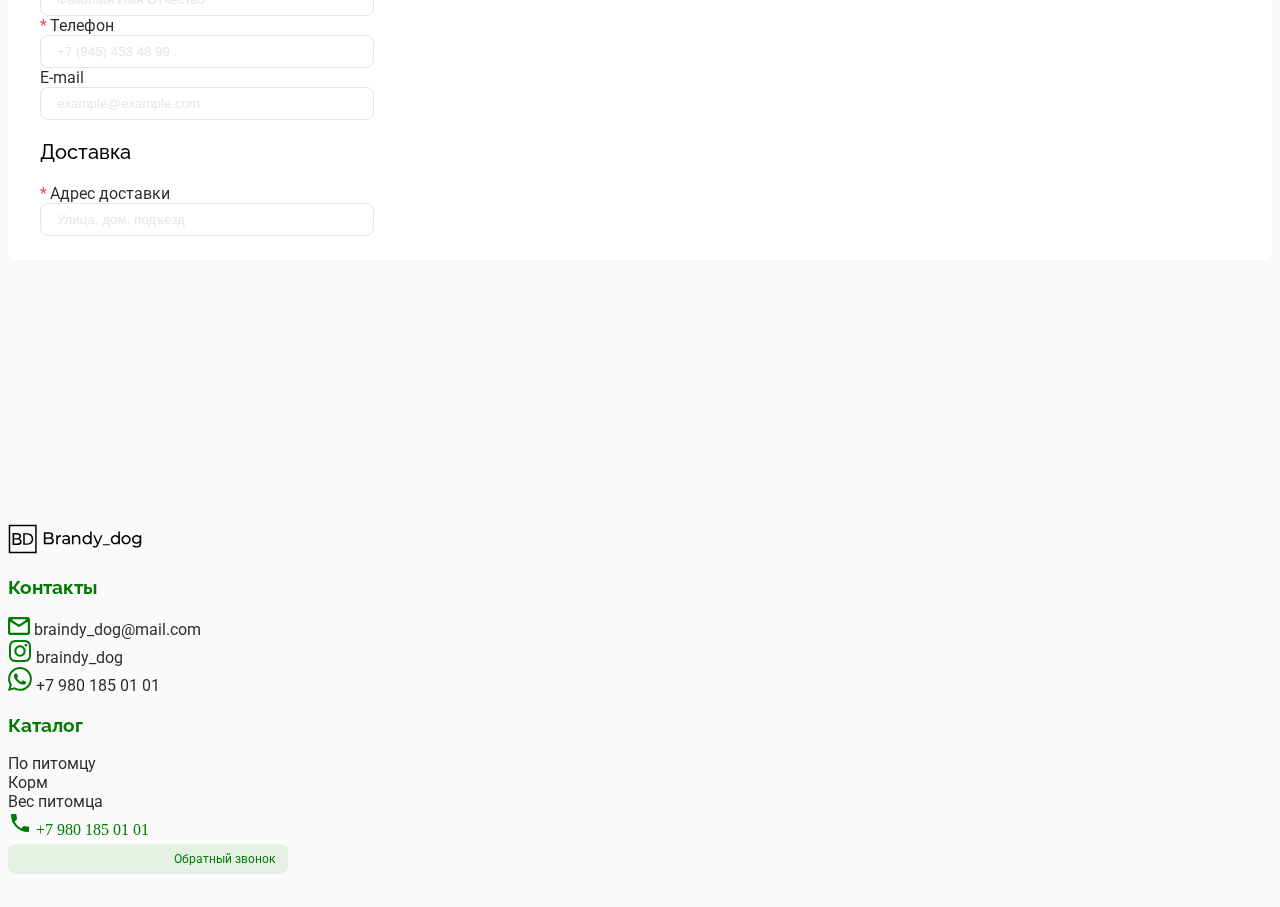
<file: cart.html>
<!DOCTYPE html>
<html lang="ru">

<head>
    <meta charset="UTF-8">
    <meta http-equiv="X-UA-Compatible" content="IE=edge">
    <meta name="viewport" content="width=device-width, initial-scale=1.0">
    <title>Корзина</title>
    <link href="https://cdn.jsdelivr.net/npm/bootstrap@5.1.3/dist/css/bootstrap.min.css" rel="stylesheet"
        integrity="sha384-1BmE4kWBq78iYhFldvKuhfTAU6auU8tT94WrHftjDbrCEXSU1oBoqyl2QvZ6jIW3" crossorigin="anonymous">
    <link href="https://fonts.googleapis.com/icon?family=Material+Icons" rel="stylesheet">
    <link rel="stylesheet" href="assets/css/style.css">
    <link rel="preconnect" href="https://fonts.googleapis.com">
    <link rel="preconnect" href="https://fonts.googleapis.com">
    <link rel="preconnect" href="https://fonts.gstatic.com" crossorigin>
    <link
        href="https://fonts.googleapis.com/css2?family=Raleway:ital,wght@0,100;0,200;0,300;0,400;0,500;0,600;0,700;0,800;0,900;1,100;1,200;1,300;1,400;1,500;1,600;1,700;1,800;1,900&family=Roboto:ital,wght@0,100;0,300;0,400;0,500;0,700;0,900;1,100;1,300;1,400;1,500;1,700;1,900&display=swap"
        rel="stylesheet">
</head>

<body>
    <header class="c-header">
        <div class="c-header-desktop d-none d-lg-block">
            <div class="container">
                <a href="index.html" class="c-header-desktop__logo d-flex justify-content-center py-4">
                    <img src="assets/img/logo.svg" alt="Логотип" class="img-fluid">
                </a>
                <div class="c-header-desktop__top row">
                    <div class="col col-6 d-flex">
                        <div class="c-dropdown me-2">
                            <div
                                class="c-dropdown__btn c-btn c-btn-fill d-inline-flex align-items-center justify-content-center">
                                <span class="material-icons me-2">
                                    format_list_bulleted
                                </span>
                                <span class="c-dropdown__btn-text">Каталог</span>
                            </div>
                            <div class="c-dropdown__content">
                                <div class="c-dropdown__content-group">
                                    <h5 class="c-dropdown__content-title">По питомцу</h5>
                                    <div class="d-flex c-dropdown__content-group-item">
                                        <div class="d-flex flex-column ms-3">
                                            <a href="products.html" class="c-link">Собакам</a>
                                            <a href="products.html" class="c-link">Котам</a>
                                            <a href="products.html" class="c-link">Хорькам</a>
                                        </div>
                                    </div>
                                </div>
                                <div class="c-dropdown__content-group">
                                    <h5 class="c-dropdown__content-title">Вес питомца</h5>
                                    <div class="d-flex c-dropdown__content-group-item">
                                        <div class="d-flex flex-column ms-3">
                                            <a href="products.html" class="c-link">Малые, 10 кг</a>
                                            <a href="products.html" class="c-link">Средние, 20 кг</a>
                                            <a href="products.html" class="c-link">Большие, 40 кг</a>
                                            <a href="products.html" class="c-link">Гиганты, 55 кг</a>
                                        </div>
                                    </div>
                                </div>
                                <div class="c-dropdown__content-group">
                                    <h5 class="c-dropdown__content-title">Корм</h5>
                                    <div class="d-flex c-dropdown__content-group-item">
                                        <div class="d-flex flex-column ms-3">
                                            <a href="products.html" class="c-link">Регулярный</a>
                                            <a href="products.html" class="c-link">Лечебный</a>
                                            <a href="products.html" class="c-link">Для алергиков</a>
                                        </div>
                                    </div>
                                </div>
                            </div>
                        </div>
                        <div class="input input-search">
                            <div>
                                <input type="text" class="input__input input-search__input"
                                    placeholder="Фамилия Имя Отчество">
                                <a href="#" class="material-icons input-search__icon">
                                    search
                                </a>
                            </div>
                        </div>
                    </div>
                    <div class="col col-6 d-flex align-items-center justify-content-end">
                        <a href="cart.html" class="c-btn d-inline-flex align-items-center justify-content-center">
                            <span class="c-btn__caption">10</span>
                            <span class="material-icons c-btn__icon">
                                shopping_cart
                            </span>
                            Корзина
                        </a>
                        <a href="cart.html" class="c-btn d-inline-flex align-items-center justify-content-center ms-2">
                            <span class="c-btn__caption">4</span>
                            <span class="material-icons c-btn__icon">
                                favorite
                            </span>
                            Избранное
                        </a>
                        <a href="profile.html" class="c-btn d-inline-flex align-items-center justify-content-center ms-2">
                            <span class="material-icons c-btn__icon">
                                person
                            </span>
                            Профиль
                        </a>
                    </div>
                </div>
            </div>
            <div class="c-header-desktop__bottom">
                <div class="container px-5 py-4 d-flex justify-content-between align-items-center">
                    <div>
                        <a href="delivery.html" class="c-link px-2">Доставка и оплата</a>
                        <a href="products.html" class="c-link px-2">Каталог товаров</a>
                        <a href="contacts.html" class="c-link px-2">Контакты</a>
                    </div>
                    <div class="d-flex align-items-center">
                        <div class="c-header-desktop__phone-icon d-flex align-items-center me-4">
                            <span class="material-icons c-footer__icon me-1">
                                phone
                            </span>
                            <a href="tel:+7 980 185 01 01" class="c-header-desktop__phone">+7 980 185 01 01</a>
                        </div>
                        <div>
                            <span style="cursor: pointer;"
                                class="c-btn c-btn-footer d-inline-flex align-items-center justify-content-center open-modal-btn">
                                <span class="material-icons c-btn__icon">
                                    logout
                                </span>
                                Обратный звонок
                            </span>
                        </div>
                    </div>
                </div>
            </div>
        </div>
        <div class="c-header-mobile d-lg-none d-block">
            <div class="container">
                <div class="c-header-mobile__logo d-flex justify-content-center my-3">
                    <span class="material-icons c-header-mobile__toggle-btn">
                        menu
                    </span>
                    <a href="index.html"><img src="assets/img/logo.svg" alt="Логотип" class="img-fluid"></a>
                </div>
            </div>
            <div class="c-header-mobile__top">
                <div class="container d-flex justify-content-between align-items-center">
                    <div class="c-dropdown">
                        <div
                            class="c-dropdown__btn c-btn c-btn-fill d-inline-flex align-items-center justify-content-center">
                            <span class="material-icons me-2">
                                format_list_bulleted
                            </span>
                            <span class="c-dropdown__btn-text">Каталог</span>
                        </div>
                        <div class="c-dropdown__content">
                            <div class="c-dropdown__content-group">
                                <h5 class="c-dropdown__content-title">По питомцу</h5>
                                <div class="d-flex c-dropdown__content-group-item">
                                    <div class="d-flex flex-column ms-3">
                                        <a href="products.html" class="c-link">Собакам</a>
                                        <a href="products.html" class="c-link">Котам</a>
                                        <a href="products.html" class="c-link">Хорькам</a>
                                    </div>
                                </div>
                            </div>
                            <div class="c-dropdown__content-group">
                                <h5 class="c-dropdown__content-title">Вес питомца</h5>
                                <div class="d-flex c-dropdown__content-group-item">
                                    <div class="d-flex flex-column ms-3">
                                        <a href="products.html" class="c-link">Малые, 10 кг</a>
                                        <a href="products.html" class="c-link">Средние, 20 кг</a>
                                        <a href="products.html" class="c-link">Большие, 40 кг</a>
                                        <a href="products.html" class="c-link">Гиганты, 55 кг</a>
                                    </div>
                                </div>
                            </div>
                            <div class="c-dropdown__content-group">
                                <h5 class="c-dropdown__content-title">Корм</h5>
                                <div class="d-flex c-dropdown__content-group-item">
                                    <div class="d-flex flex-column ms-3">
                                        <a href="products.html" class="c-link">Регулярный</a>
                                        <a href="products.html" class="c-link">Лечебный</a>
                                        <a href="products.html" class="c-link">Для алергиков</a>
                                    </div>
                                </div>
                            </div>
                        </div>
                    </div>
                    <div class="d-flex">
                        <a href="cart.html" class="c-btn c-btn-icon d-inline-flex align-items-center justify-content-center">
                            <span class="c-btn__caption">10</span>
                            <span class="material-icons c-btn__icon">
                                shopping_cart
                            </span>
                        </a>
                        <a href="cart.html"
                            class="c-btn c-btn-icon d-inline-flex align-items-center justify-content-center ms-2">
                            <span class="c-btn__caption">4</span>
                            <span class="material-icons c-btn__icon">
                                favorite
                            </span>
                        </a>
                        <a href="profile.html"
                            class="c-btn c-btn-icon d-inline-flex align-items-center justify-content-center ms-2">
                            <span class="material-icons c-btn__icon">
                                person
                            </span>
                        </a>
                    </div>
                </div>
            </div>
            <div class="c-header-mobile__bottom py-2">
                <div class="container">
                    <div class="input input-search w-100">
                        <div>
                            <input type="text" class="input__input input-search__input w-100"
                                placeholder="Фамилия Имя Отчество">
                            <a href="#" class="material-icons input-search__icon">
                                search
                            </a>
                        </div>
                    </div>
                </div>
            </div>
        </div>
        <div class="c-header-mobile-menu">
            <div class="c-header-mobile-menu__content w-100">
                <div class="container position-relative">
                    <span class="material-icons c-header-mobile-menu__close-btn">
                        close
                    </span>
                    <div class="d-flex flex-column align-items-center">
                        <a href="delivery.html" class="c-link py-2">Доставка и оплата</a>
                        <a href="products.html" class="c-link py-2">Каталог товаров</a>
                        <a href="contacts.html" class="c-link py-2">Контакты</a>
                    </div>
                    <div class="d-flex justify-content-between">
                        <div class="c-header-desktop__phone-icon d-flex align-items-center">
                            <span class="material-icons c-footer__icon me-1">
                                phone
                            </span>
                            <a href="tel:+7 980 185 01 01" class="c-header-desktop__phone">+7 980 185 01 01</a>
                        </div>
                        <div>
                            <span style="cursor: pointer;"
                                class="c-btn c-btn-footer d-inline-flex align-items-center justify-content-center open-modal-btn">
                                <span class="material-icons c-btn__icon">
                                    logout
                                </span>
                                Обратный звонок
                            </span>
                        </div>
                    </div>
                </div>
            </div>
        </div>
    </header>
    <main class="c-cart-page">
        <section class="section-1">
            <div class="container">
                <a href="#" class="c-btn c-btn-footer d-inline-flex align-items-center justify-content-center mb-2">
                    <span class="material-icons c-btn__icon">
                        shopping_cart
                    </span>
                    Вернуться к покупкам
                </a>
                <a href="#" class="c-btn c-btn-text d-inline-flex align-items-center justify-content-center mb-2">
                    <span class="material-icons c-btn__icon">
                        delete
                    </span>
                    Очистить корзину
                </a>
                <div class="row">
                    <div class="col col-12 col-lg-8 mt-3">
                        <div class="c-paper">
                            <h1 class="c-h3">Корзина</h1>
                            <div class="section-1__card my-4">
                                <div class="d-flex mb-3 mb-lg-0">
                                    <div class="section-1__img-container .c-img-container me-3">
                                        <img src="assets/img/myaso.png" alt="Товар">
                                    </div>
                                    <div class="d-flex flex-column justify-content-between">
                                        <div>
                                            <p class="section-1__card-title">Подъязычный срез бараний со щекой</p>
                                            <div class="c-description-big">2 кг</div>
                                        </div>
                                        <div class="d-flex align-items-center c-amount">
                                            <a href="#" class="c-amount__btn">
                                                <span class="c-amount__sign">-</span>
                                            </a>
                                            <span class="c-amount__num mx-3">1</span>
                                            <a href="#" class="c-amount__btn">
                                                <span class="c-amount__sign">+</span>
                                            </a>
                                        </div>
                                    </div>
                                </div>
                                <div class="d-flex flex-column justify-content-between align-items-end">
                                    <div class="d-flex flex-column">
                                        <span class="section-1__price">295 ₽</span>
                                        <span class="section-1__old-price">315 ₽</span>
                                    </div>
                                    <div class="d-flex">
                                        <a href="#" class="c-btn c-btn-icon-only me-3">
                                            <span class="material-icons">
                                                favorite_border
                                            </span>
                                        </a>
                                        <a href="#" class="c-btn c-btn-icon-only">
                                            <span class="material-icons">
                                                delete
                                            </span>
                                        </a>
                                    </div>
                                </div>
                            </div>
                            <div class="section-1__card my-4">
                                <div class="d-flex mb-3 mb-lg-0">
                                    <div class="section-1__img-container .c-img-container me-3">
                                        <img src="assets/img/myaso.png" alt="Товар">
                                    </div>
                                    <div class="d-flex flex-column justify-content-between">
                                        <div>
                                            <p class="section-1__card-title">Подъязычный срез бараний со щекой</p>
                                            <div class="c-description-big">2 кг</div>
                                        </div>
                                        <div class="d-flex align-items-center c-amount">
                                            <a href="#" class="c-amount__btn">
                                                <span class="c-amount__sign">-</span>
                                            </a>
                                            <span class="c-amount__num mx-3">1</span>
                                            <a href="#" class="c-amount__btn">
                                                <span class="c-amount__sign">+</span>
                                            </a>
                                        </div>
                                    </div>
                                </div>
                                <div class="d-flex flex-column justify-content-between align-items-end">
                                    <div class="d-flex flex-column">
                                        <span class="section-1__price">295 ₽</span>
                                        <span class="section-1__old-price">315 ₽</span>
                                    </div>
                                    <div class="d-flex">
                                        <a href="#" class="c-btn c-btn-icon-only me-3">
                                            <span class="material-icons">
                                                favorite_border
                                            </span>
                                        </a>
                                        <a href="#" class="c-btn c-btn-icon-only">
                                            <span class="material-icons">
                                                delete
                                            </span>
                                        </a>
                                    </div>
                                </div>
                            </div>
                        </div>
                    </div>
                    <div class="col col-12 col-lg-4">
                        <div class="c-paper">
                            <p class="c-description-big">Общий вес: 4 кг</p>
                            <p class="c-description-big">Всего товаров: 2</p>
                            <div class="d-flex">
                                <p class="c-description-big me-2">Оплата:</p>
                                <div>
                                    <div>
                                        <label class="d-flex mb-2 c-input-radio-container">
                                            <input class="c-input-radio" type="radio" name="pay">
                                            <div class="c-input-radio-custom me-2"></div>
                                            <span class="c-description-big">Наличными</span>
                                        </label>
                                    </div>
                                    <div>
                                        <label class="d-flex mb-2 c-input-radio-container">
                                            <input class="c-input-radio" type="radio" name="pay">
                                            <div class="c-input-radio-custom me-2"></div>
                                            <span class="c-description-big">Безналичная</span>
                                        </label>
                                    </div>
                                </div>
                            </div>
                            <div class="d-flex justify-content-between mt-4">
                                <p class="c-description-big">Итого:</p>
                                <span class="section-1__price">590.00 ₽</span>
                            </div>
                            <div class="d-flex justify-content-center mt-3">
                                <a href="#"
                                    class="w-75 c-btn c-btn-fill d-inline-flex align-items-center justify-content-center">
                                    Оформить заказ
                                </a>
                            </div>
                            <label class="d-flex mt-3 c-input-checkbox-container">
                                <input class="c-input-checkbox" type="checkbox" name="pay">
                                <div class="c-input-checkbox-custom me-2"></div>
                                <span class="c-description-big">Я даю согласие на <a href="#"
                                        class="c-link-underline">обработку персональных данных</a></span>
                            </label>
                            <div class="d-flex align-items-center mt-3">
                                <svg width="16" height="16" viewBox="0 0 16 16" fill="none"
                                    xmlns="http://www.w3.org/2000/svg">
                                    <path
                                        d="M8.00016 14.6666C11.6821 14.6666 14.6668 11.6819 14.6668 7.99998C14.6668 4.31808 11.6821 1.33331 8.00016 1.33331C4.31826 1.33331 1.3335 4.31808 1.3335 7.99998C1.3335 11.6819 4.31826 14.6666 8.00016 14.6666Z"
                                        stroke="black" stroke-width="1.2" stroke-linecap="round"
                                        stroke-linejoin="round" />
                                    <path d="M8 4L8 9" stroke="black" stroke-width="1.2" stroke-linecap="round"
                                        stroke-linejoin="round" />
                                    <path d="M8 11.6666H8.00667" stroke="black" stroke-width="1.2"
                                        stroke-linecap="round" stroke-linejoin="round" />
                                </svg>
                                <p class="c-description-big ms-2 mb-0">Доставка осуществляется по Москве</p>
                            </div>
                        </div>
                    </div>
                </div>
            </div>
        </section>
        <section class="section-2 mt-5">
            <div class="container">
                <div class="c-paper d-inline-block">
                    <h3 class="c-h3">Контактная информация</h3>
                    <div class="d-flex flex-lg-row flex-column">
                        <div>
                            <div class="input mt-3">
                                <span class="input__title input__title_required">ФИО</span>
                                <div>
                                    <input type="text" class="input__input section-2__input"
                                        placeholder="Фамилия Имя Отчество">
                                </div>
                            </div>
                            <div class="input mt-3">
                                <span class="input__title input__title_required">Телефон</span>
                                <div>
                                    <input type="text" class="input__input section-2__input"
                                        placeholder="+7 (945) 453 48 99">
                                </div>
                            </div>
                        </div>
                        <div class="input mt-3 ms-lg-4">
                            <span class="input__title">E-mail</span>
                            <div>
                                <input type="text" class="input__input section-2__input"
                                    placeholder="example@example.com">
                            </div>
                        </div>
                    </div>
                    <p class="c-h5 mt-4">Доставка</p>
                    <div class="input mt-3">
                        <span class="input__title input__title_required">Адрес доставки</span>
                        <div>
                            <input type="text" class="input__input section-2__input" placeholder="Улица, дом, подъезд">
                        </div>
                    </div>
                </div>
            </div>
        </section>
        <div class="c-modal-container">
            <article class="c-modal">
                <h5 class="c-h5">Заказать обратный звонок</h5>
                <div class="input mt-4">
                    <span class="input__title input__title_required">Имя</span>
                    <div>
                        <input type="text" class="input__input w-100" placeholder="Фамилия Имя Отчество">
                    </div>
                </div>
                <div class="input mt-2">
                    <span class="input__title input__title_required">Телефон</span>
                    <div>
                        <input type="text" class="input__input w-100" placeholder="Телефон">
                    </div>
                </div>
                <div class="input mt-2">
                    <span class="input__title">Коментарий</span>
                    <div>
                        <textarea class="input__input w-100" placeholder="Коментарий"></textarea>
                    </div>
                </div>
                <label class="d-flex mt-3 c-input-checkbox-container">
                    <input class="c-input-checkbox" type="checkbox" name="pay">
                    <div class="c-input-checkbox-custom me-2"></div>
                    <span class="c-description-big">Я даю согласие на <a href="#" class="c-link-underline">обработку
                            персональных данных</a></span>
                </label>
                <div class="d-flex justify-content-between align-items-center mt-3">
                    <a href="#" style="font-size: 1rem; padding: 8px 16px 8px 12px;"
                        class="c-btn c-btn-footer d-inline-flex align-items-center justify-content-center mb-2 modal-close-btn">
                        Закрыть
                    </a>
                    <a href="#"
                        class="c-btn c-btn-fill d-inline-flex align-items-center justify-content-center me-2 mb-2">
                        Войти
                    </a>
                </div>
            </article>
        </div>
    </main>
    <footer class="c-footer">
        <div class="container">
            <div class="row">
                <div class="col-12 col-lg-3 mb-lg-0 mb-3 d-none d-lg-block">
                    <img src="assets/img/logo.svg" alt="Логотип" class="img-fluid">
                </div>
                <div class="col-12 col-lg-3 d-flex flex-column align-items-lg-center mb-lg-0 mb-3">
                    <div>
                        <h3 class="c-footer__title">Контакты</h3>
                        <div class="c-footer__item-icon d-flex align-items-center mb-2">

                            <svg class="c-footer__icon me-2" width="22" height="18" viewBox="0 0 22 18" fill="none"
                                xmlns="http://www.w3.org/2000/svg">
                                <path
                                    d="M19.8 18H2.2C1.61652 18 1.05695 17.7629 0.644365 17.341C0.231785 16.919 0 16.3467 0 15.75V2.15213C0.0246759 1.57251 0.26731 1.02505 0.677246 0.624038C1.08718 0.223023 1.63273 -0.000548144 2.2 1.00926e-06H19.8C20.3835 1.00926e-06 20.9431 0.237054 21.3556 0.659011C21.7682 1.08097 22 1.65326 22 2.25V15.75C22 16.3467 21.7682 16.919 21.3556 17.341C20.9431 17.7629 20.3835 18 19.8 18ZM2.98162 4.88429C2.64971 4.65805 2.2 4.89575 2.2 5.29744V15.25C2.2 15.5261 2.42386 15.75 2.7 15.75H19.3C19.5761 15.75 19.8 15.5261 19.8 15.25V5.29744C19.8 4.89575 19.3503 4.65805 19.0184 4.88429L12.1265 9.58214C11.4469 10.0454 10.5531 10.0454 9.87352 9.58214L2.98162 4.88429ZM4.7009 2.25C4.20889 2.25 4.01272 2.88594 4.41923 3.16311L9.87333 6.88182C10.553 7.34521 11.447 7.34521 12.1267 6.88181L17.5808 3.16311C17.9873 2.88594 17.7911 2.25 17.2991 2.25H4.7009Z"
                                    fill="#007A00" />
                            </svg>

                            <a href="mailto:braindy_dog@mail.com" class="c-footer__link">braindy_dog@mail.com</a>
                        </div>
                        <div class="c-footer__item-icon d-flex align-items-center mb-2">
                            <!-- <span class="material-icons c-footer__icon me-2">
                                instagram
                            </span> -->

                            <svg class="c-footer__icon me-2" width="24" height="24" viewBox="0 0 24 24" fill="none"
                                xmlns="http://www.w3.org/2000/svg">
                                <path fill-rule="evenodd" clip-rule="evenodd"
                                    d="M7.465 1.066C8.638 1.012 9.012 1 12 1C14.988 1 15.362 1.013 16.534 1.066C17.706 1.119 18.506 1.306 19.206 1.577C19.939 1.854 20.604 2.287 21.154 2.847C21.714 3.396 22.146 4.06 22.422 4.794C22.694 5.494 22.88 6.294 22.934 7.464C22.988 8.639 23 9.013 23 12C23 14.988 22.987 15.362 22.934 16.535C22.881 17.705 22.694 18.505 22.422 19.205C22.146 19.9391 21.7133 20.6042 21.154 21.154C20.604 21.714 19.939 22.146 19.206 22.422C18.506 22.694 17.706 22.88 16.536 22.934C15.362 22.988 14.988 23 12 23C9.012 23 8.638 22.987 7.465 22.934C6.295 22.881 5.495 22.694 4.795 22.422C4.06092 22.146 3.39582 21.7133 2.846 21.154C2.28638 20.6047 1.85331 19.9399 1.577 19.206C1.306 18.506 1.12 17.706 1.066 16.536C1.012 15.361 1 14.987 1 12C1 9.012 1.013 8.638 1.066 7.466C1.119 6.294 1.306 5.494 1.577 4.794C1.85372 4.06008 2.28712 3.39531 2.847 2.846C3.39604 2.2865 4.06047 1.85344 4.794 1.577C5.494 1.306 6.294 1.12 7.464 1.066H7.465ZM16.445 3.046C15.285 2.993 14.937 2.982 12 2.982C9.063 2.982 8.715 2.993 7.555 3.046C6.482 3.095 5.9 3.274 5.512 3.425C4.999 3.625 4.632 3.862 4.247 4.247C3.88205 4.60205 3.60118 5.03428 3.425 5.512C3.274 5.9 3.095 6.482 3.046 7.555C2.993 8.715 2.982 9.063 2.982 12C2.982 14.937 2.993 15.285 3.046 16.445C3.095 17.518 3.274 18.1 3.425 18.488C3.601 18.965 3.882 19.398 4.247 19.753C4.602 20.118 5.035 20.399 5.512 20.575C5.9 20.726 6.482 20.905 7.555 20.954C8.715 21.007 9.062 21.018 12 21.018C14.938 21.018 15.285 21.007 16.445 20.954C17.518 20.905 18.1 20.726 18.488 20.575C19.001 20.375 19.368 20.138 19.753 19.753C20.118 19.398 20.399 18.965 20.575 18.488C20.726 18.1 20.905 17.518 20.954 16.445C21.007 15.285 21.018 14.937 21.018 12C21.018 9.063 21.007 8.715 20.954 7.555C20.905 6.482 20.726 5.9 20.575 5.512C20.375 4.999 20.138 4.632 19.753 4.247C19.3979 3.88207 18.9657 3.60121 18.488 3.425C18.1 3.274 17.518 3.095 16.445 3.046ZM10.595 15.391C11.3797 15.7176 12.2534 15.7617 13.0669 15.5157C13.8805 15.2697 14.5834 14.7489 15.0556 14.0422C15.5278 13.3356 15.7401 12.4869 15.656 11.6411C15.572 10.7953 15.197 10.005 14.595 9.405C14.2112 9.02148 13.7472 8.72781 13.2363 8.54515C12.7255 8.36248 12.1804 8.29536 11.6405 8.34862C11.1006 8.40187 10.5792 8.57418 10.1138 8.85313C9.64845 9.13208 9.25074 9.51074 8.9493 9.96185C8.64786 10.413 8.45019 10.9253 8.37052 11.462C8.29084 11.9986 8.33115 12.5463 8.48854 13.0655C8.64593 13.5847 8.91648 14.0626 9.28072 14.4647C9.64496 14.8668 10.0938 15.1832 10.595 15.391ZM8.002 8.002C8.52702 7.47697 9.15032 7.0605 9.8363 6.77636C10.5223 6.49222 11.2575 6.34597 12 6.34597C12.7425 6.34597 13.4777 6.49222 14.1637 6.77636C14.8497 7.0605 15.473 7.47697 15.998 8.002C16.523 8.52702 16.9395 9.15032 17.2236 9.8363C17.5078 10.5223 17.654 11.2575 17.654 12C17.654 12.7425 17.5078 13.4777 17.2236 14.1637C16.9395 14.8497 16.523 15.473 15.998 15.998C14.9377 17.0583 13.4995 17.654 12 17.654C10.5005 17.654 9.06234 17.0583 8.002 15.998C6.94166 14.9377 6.34597 13.4995 6.34597 12C6.34597 10.5005 6.94166 9.06234 8.002 8.002ZM18.908 7.188C19.0381 7.06527 19.1423 6.91768 19.2143 6.75397C19.2863 6.59027 19.3248 6.41377 19.3274 6.23493C19.33 6.05609 19.2967 5.87855 19.2295 5.71281C19.1622 5.54707 19.0624 5.39651 18.936 5.27004C18.8095 5.14357 18.6589 5.04376 18.4932 4.97652C18.3275 4.90928 18.1499 4.87598 17.9711 4.87858C17.7922 4.88119 17.6157 4.91965 17.452 4.9917C17.2883 5.06374 17.1407 5.1679 17.018 5.298C16.7793 5.55103 16.6486 5.88712 16.6537 6.23493C16.6588 6.58274 16.7992 6.91488 17.0452 7.16084C17.2911 7.40681 17.6233 7.54723 17.9711 7.5523C18.3189 7.55737 18.655 7.42669 18.908 7.188Z"
                                    fill="#007A00" />
                            </svg>
                            <a href="index.htmlproducts.html" class="c-footer__link">braindy_dog</a>
                        </div>
                        <div class="c-footer__item-icon d-flex align-items-center mb-2">
                            <!-- <span class="material-icons c-footer__icon me-2">
                                email
                            </span> -->
                            <svg class="c-footer__icon me-2" width="24" height="24" viewBox="0 0 24 24" fill="none"
                                xmlns="http://www.w3.org/2000/svg">
                                <path fill-rule="evenodd" clip-rule="evenodd"
                                    d="M17.415 14.382C17.117 14.233 15.656 13.515 15.384 13.415C15.112 13.316 14.914 13.267 14.715 13.565C14.517 13.861 13.948 14.531 13.775 14.729C13.601 14.928 13.428 14.952 13.131 14.804C12.834 14.654 11.876 14.341 10.741 13.329C9.858 12.541 9.261 11.568 9.088 11.27C8.915 10.973 9.069 10.812 9.218 10.664C9.352 10.531 9.515 10.317 9.664 10.144C9.813 9.97004 9.862 9.84604 9.961 9.64704C10.061 9.44904 10.011 9.27604 9.936 9.12704C9.862 8.97804 9.268 7.51504 9.02 6.92004C8.779 6.34104 8.534 6.42004 8.352 6.41004C8.178 6.40204 7.98 6.40004 7.782 6.40004C7.584 6.40004 7.262 6.47404 6.99 6.77204C6.717 7.06904 5.95 7.78804 5.95 9.25104C5.95 10.713 7.014 12.126 7.163 12.325C7.312 12.523 9.258 15.525 12.239 16.812C12.949 17.118 13.502 17.301 13.933 17.437C14.645 17.664 15.293 17.632 15.805 17.555C16.375 17.47 17.563 16.836 17.811 16.142C18.058 15.448 18.058 14.853 17.984 14.729C17.91 14.605 17.712 14.531 17.414 14.382H17.415ZM11.993 21.785H11.989C10.2184 21.7854 8.48037 21.3094 6.957 20.407L6.597 20.193L2.855 21.175L3.854 17.527L3.619 17.153C2.62914 15.5774 2.10529 13.7538 2.108 11.893C2.11 6.44304 6.544 2.00904 11.997 2.00904C14.637 2.00904 17.119 3.03904 18.985 4.90704C19.9054 5.82362 20.6349 6.91361 21.1313 8.11394C21.6277 9.31427 21.8811 10.6011 21.877 11.9C21.875 17.35 17.441 21.785 11.993 21.785ZM20.405 3.48804C19.3032 2.37896 17.9922 1.49958 16.5481 0.900841C15.1039 0.302105 13.5553 -0.00407625 11.992 4.09775e-05C5.438 4.09775e-05 0.102 5.33504 0.1 11.892C0.096963 13.9788 0.644374 16.0294 1.687 17.837L0 24L6.304 22.346C8.04787 23.2962 10.0021 23.794 11.988 23.794H11.993C18.547 23.794 23.883 18.459 23.885 11.901C23.8898 10.3383 23.5848 8.79014 22.9874 7.34607C22.3901 5.90201 21.5124 4.59071 20.405 3.48804Z"
                                    fill="#007A00" />
                            </svg>

                            <a href="tel:+7 980 185 01 01" class="c-footer__link">+7 980 185 01 01</a>
                        </div>
                    </div>
                </div>
                <div class="col-12 col-lg-3 d-flex flex-column align-items-lg-center mb-lg-0 mb-3">
                    <div>
                        <h3 class="c-footer__title">Каталог</h3>
                        <div class="c-footer__item-text">
                            <a href="products.html" class="c-footer__link">По питомцу</a>
                        </div>
                        <div class="c-footer__item-text">
                            <a href="products.html" class="c-footer__link">Корм</a>
                        </div>
                        <div class="c-footer__item-text">
                            <a href="products.html" class="c-footer__link">Вес питомца</a>
                        </div>
                    </div>
                </div>
                <div class="col-12 col-lg-3">
                    <div class="d-flex flex-lg-column align-items-lg-end">
                        <div class="c-footer__phone-icon d-flex align-items-center mb-lg-2 me-3 me-lg-0">
                            <span class="material-icons c-footer__icon me-1">
                                phone
                            </span>
                            <a href="tel:+7 980 185 01 01" class="c-footer__phone">+7 980 185 01 01</a>
                        </div>
                        <div>
                            <span style="cursor: pointer;"
                                class="c-btn c-btn-footer d-inline-flex align-items-center justify-content-center open-modal-btn">
                                <span class="material-icons c-btn__icon">
                                    logout
                                </span>
                                Обратный звонок
                            </span>
                        </div>
                    </div>
                </div>
            </div>
        </div>
    </footer>
    <script src="https://cdn.jsdelivr.net/npm/@popperjs/core@2.10.2/dist/umd/popper.min.js"
        integrity="sha384-7+zCNj/IqJ95wo16oMtfsKbZ9ccEh31eOz1HGyDuCQ6wgnyJNSYdrPa03rtR1zdB"
        crossorigin="anonymous"></script>
    <script src="https://cdn.jsdelivr.net/npm/bootstrap@5.1.3/dist/js/bootstrap.min.js"
        integrity="sha384-QJHtvGhmr9XOIpI6YVutG+2QOK9T+ZnN4kzFN1RtK3zEFEIsxhlmWl5/YESvpZ13"
        crossorigin="anonymous"></script>
    <script src="assets/js/script.js"></script>
</body>

</html>
</file>
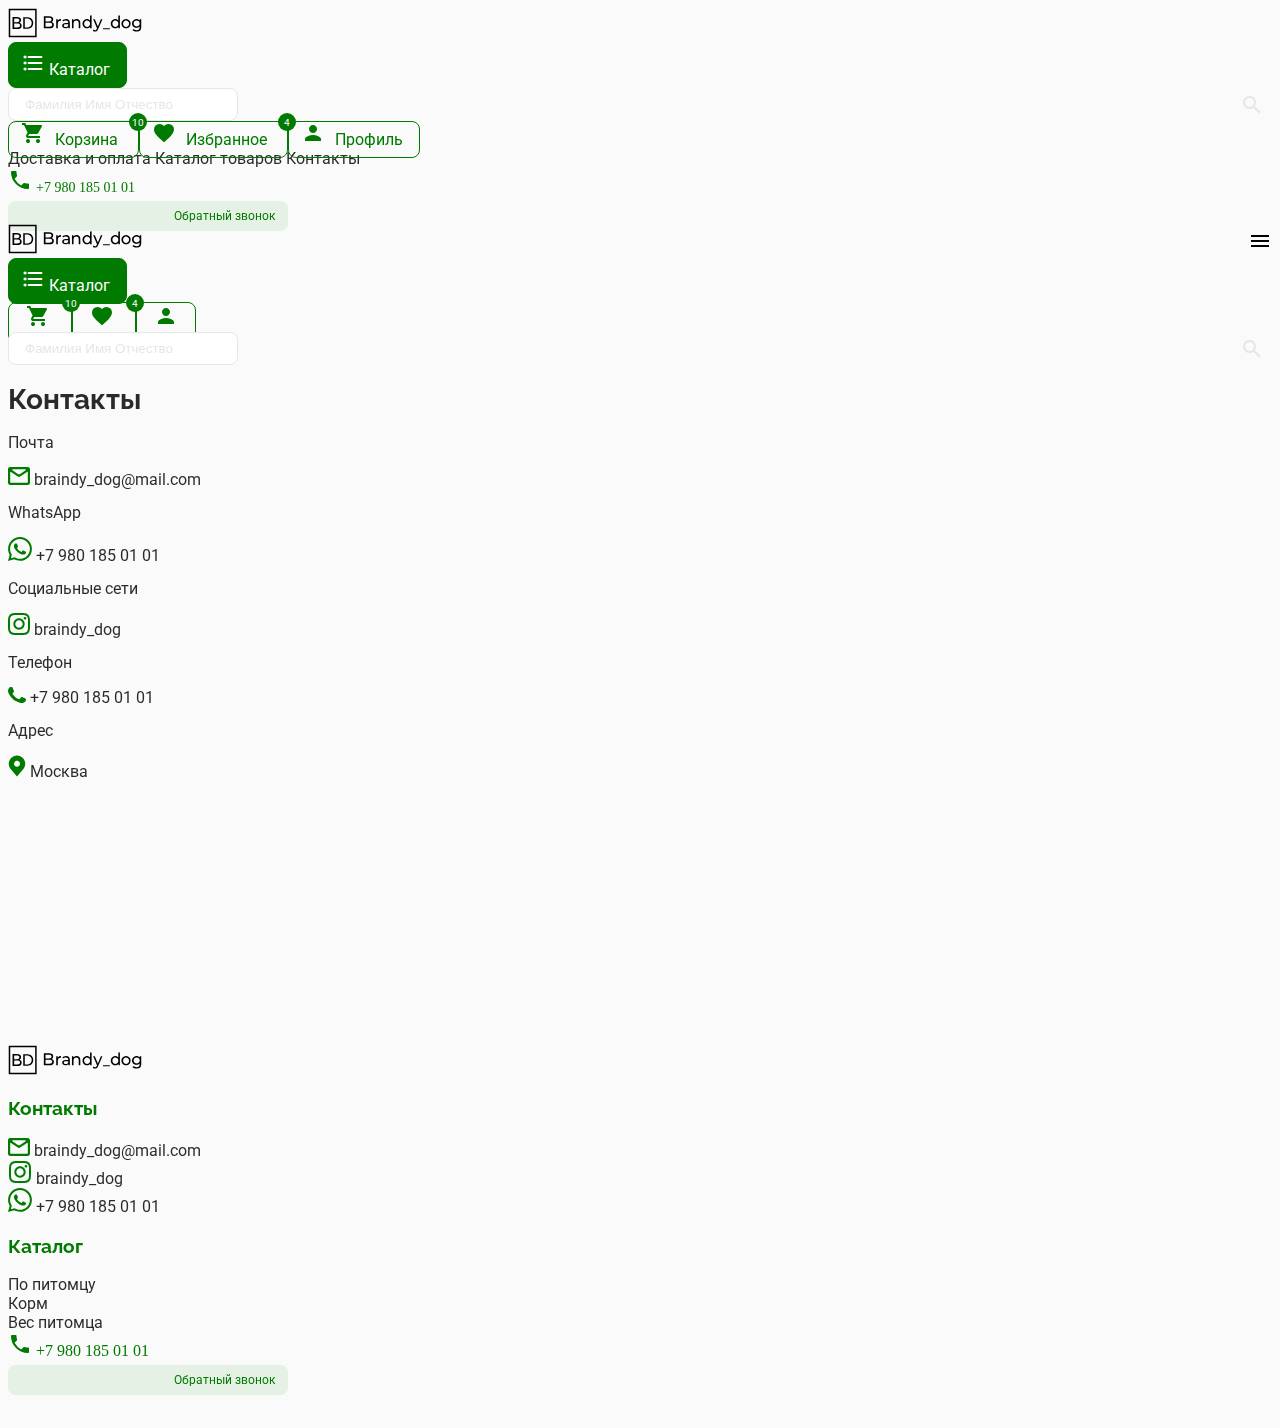
<file: contacts.html>
<!DOCTYPE html>
<html lang="ru">

<head>
    <meta charset="UTF-8">
    <meta http-equiv="X-UA-Compatible" content="IE=edge">
    <meta name="viewport" content="width=device-width, initial-scale=1.0">
    <title>Корзина</title>
    <link href="https://cdn.jsdelivr.net/npm/bootstrap@5.1.3/dist/css/bootstrap.min.css" rel="stylesheet"
        integrity="sha384-1BmE4kWBq78iYhFldvKuhfTAU6auU8tT94WrHftjDbrCEXSU1oBoqyl2QvZ6jIW3" crossorigin="anonymous">
    <link href="https://fonts.googleapis.com/icon?family=Material+Icons" rel="stylesheet">
    <link rel="stylesheet" href="assets/css/style.css">
    <link rel="preconnect" href="https://fonts.googleapis.com">
    <link rel="preconnect" href="https://fonts.googleapis.com">
    <link rel="preconnect" href="https://fonts.gstatic.com" crossorigin>
    <link
        href="https://fonts.googleapis.com/css2?family=Raleway:ital,wght@0,100;0,200;0,300;0,400;0,500;0,600;0,700;0,800;0,900;1,100;1,200;1,300;1,400;1,500;1,600;1,700;1,800;1,900&family=Roboto:ital,wght@0,100;0,300;0,400;0,500;0,700;0,900;1,100;1,300;1,400;1,500;1,700;1,900&display=swap"
        rel="stylesheet">
</head>

<body>
    <header class="c-header">
        <div class="c-header-desktop d-none d-lg-block">
            <div class="container">
                <a href="index.html" class="c-header-desktop__logo d-flex justify-content-center py-4">
                    <img src="assets/img/logo.svg" alt="Логотип" class="img-fluid">
                </a>
                <div class="c-header-desktop__top row">
                    <div class="col col-6 d-flex">
                        <div class="c-dropdown me-2">
                            <div
                                class="c-dropdown__btn c-btn c-btn-fill d-inline-flex align-items-center justify-content-center">
                                <span class="material-icons me-2">
                                    format_list_bulleted
                                </span>
                                <span class="c-dropdown__btn-text">Каталог</span>
                            </div>
                            <div class="c-dropdown__content">
                                <div class="c-dropdown__content-group">
                                    <h5 class="c-dropdown__content-title">По питомцу</h5>
                                    <div class="d-flex c-dropdown__content-group-item">
                                        <div class="d-flex flex-column ms-3">
                                            <a href="products.html" class="c-link">Собакам</a>
                                            <a href="products.html" class="c-link">Котам</a>
                                            <a href="products.html" class="c-link">Хорькам</a>
                                        </div>
                                    </div>
                                </div>
                                <div class="c-dropdown__content-group">
                                    <h5 class="c-dropdown__content-title">Вес питомца</h5>
                                    <div class="d-flex c-dropdown__content-group-item">
                                        <div class="d-flex flex-column ms-3">
                                            <a href="products.html" class="c-link">Малые, 10 кг</a>
                                            <a href="products.html" class="c-link">Средние, 20 кг</a>
                                            <a href="products.html" class="c-link">Большие, 40 кг</a>
                                            <a href="products.html" class="c-link">Гиганты, 55 кг</a>
                                        </div>
                                    </div>
                                </div>
                                <div class="c-dropdown__content-group">
                                    <h5 class="c-dropdown__content-title">Корм</h5>
                                    <div class="d-flex c-dropdown__content-group-item">
                                        <div class="d-flex flex-column ms-3">
                                            <a href="products.html" class="c-link">Регулярный</a>
                                            <a href="products.html" class="c-link">Лечебный</a>
                                            <a href="products.html" class="c-link">Для алергиков</a>
                                        </div>
                                    </div>
                                </div>
                            </div>
                        </div>
                        <div class="input input-search">
                            <div>
                                <input type="text" class="input__input input-search__input"
                                    placeholder="Фамилия Имя Отчество">
                                <a href="#" class="material-icons input-search__icon">
                                    search
                                </a>
                            </div>
                        </div>
                    </div>
                    <div class="col col-6 d-flex align-items-center justify-content-end">
                        <a href="cart.html" class="c-btn d-inline-flex align-items-center justify-content-center">
                            <span class="c-btn__caption">10</span>
                            <span class="material-icons c-btn__icon">
                                shopping_cart
                            </span>
                            Корзина
                        </a>
                        <a href="cart.html" class="c-btn d-inline-flex align-items-center justify-content-center ms-2">
                            <span class="c-btn__caption">4</span>
                            <span class="material-icons c-btn__icon">
                                favorite
                            </span>
                            Избранное
                        </a>
                        <a href="profile.html" class="c-btn d-inline-flex align-items-center justify-content-center ms-2">
                            <span class="material-icons c-btn__icon">
                                person
                            </span>
                            Профиль
                        </a>
                    </div>
                </div>
            </div>
            <div class="c-header-desktop__bottom">
                <div class="container px-5 py-4 d-flex justify-content-between align-items-center">
                    <div>
                        <a href="delivery.html" class="c-link px-2">Доставка и оплата</a>
                        <a href="products.html" class="c-link px-2">Каталог товаров</a>
                        <a href="contacts.html" class="c-link px-2">Контакты</a>
                    </div>
                    <div class="d-flex align-items-center">
                        <div class="c-header-desktop__phone-icon d-flex align-items-center me-4">
                            <span class="material-icons c-footer__icon me-1">
                                phone
                            </span>
                            <a href="tel:+7 980 185 01 01" class="c-header-desktop__phone">+7 980 185 01 01</a>
                        </div>
                        <div>
                            <span style="cursor: pointer;"
                                class="c-btn c-btn-footer d-inline-flex align-items-center justify-content-center open-modal-btn">
                                <span class="material-icons c-btn__icon">
                                    logout
                                </span>
                                Обратный звонок
                            </span>
                        </div>
                    </div>
                </div>
            </div>
        </div>
        <div class="c-header-mobile d-lg-none d-block">
            <div class="container">
                <div class="c-header-mobile__logo d-flex justify-content-center my-3">
                    <span class="material-icons c-header-mobile__toggle-btn">
                        menu
                    </span>
                    <a href="index.html"><img src="assets/img/logo.svg" alt="Логотип" class="img-fluid"></a>
                </div>
            </div>
            <div class="c-header-mobile__top">
                <div class="container d-flex justify-content-between align-items-center">
                    <div class="c-dropdown">
                        <div
                            class="c-dropdown__btn c-btn c-btn-fill d-inline-flex align-items-center justify-content-center">
                            <span class="material-icons me-2">
                                format_list_bulleted
                            </span>
                            <span class="c-dropdown__btn-text">Каталог</span>
                        </div>
                        <div class="c-dropdown__content">
                            <div class="c-dropdown__content-group">
                                <h5 class="c-dropdown__content-title">По питомцу</h5>
                                <div class="d-flex c-dropdown__content-group-item">
                                    <div class="d-flex flex-column ms-3">
                                        <a href="products.html" class="c-link">Собакам</a>
                                        <a href="products.html" class="c-link">Котам</a>
                                        <a href="products.html" class="c-link">Хорькам</a>
                                    </div>
                                </div>
                            </div>
                            <div class="c-dropdown__content-group">
                                <h5 class="c-dropdown__content-title">Вес питомца</h5>
                                <div class="d-flex c-dropdown__content-group-item">
                                    <div class="d-flex flex-column ms-3">
                                        <a href="products.html" class="c-link">Малые, 10 кг</a>
                                        <a href="products.html" class="c-link">Средние, 20 кг</a>
                                        <a href="products.html" class="c-link">Большие, 40 кг</a>
                                        <a href="products.html" class="c-link">Гиганты, 55 кг</a>
                                    </div>
                                </div>
                            </div>
                            <div class="c-dropdown__content-group">
                                <h5 class="c-dropdown__content-title">Корм</h5>
                                <div class="d-flex c-dropdown__content-group-item">
                                    <div class="d-flex flex-column ms-3">
                                        <a href="products.html" class="c-link">Регулярный</a>
                                        <a href="products.html" class="c-link">Лечебный</a>
                                        <a href="products.html" class="c-link">Для алергиков</a>
                                    </div>
                                </div>
                            </div>
                        </div>
                    </div>
                    <div class="d-flex">
                        <a href="cart.html" class="c-btn c-btn-icon d-inline-flex align-items-center justify-content-center">
                            <span class="c-btn__caption">10</span>
                            <span class="material-icons c-btn__icon">
                                shopping_cart
                            </span>
                        </a>
                        <a href="cart.html"
                            class="c-btn c-btn-icon d-inline-flex align-items-center justify-content-center ms-2">
                            <span class="c-btn__caption">4</span>
                            <span class="material-icons c-btn__icon">
                                favorite
                            </span>
                        </a>
                        <a href="profile.html"
                            class="c-btn c-btn-icon d-inline-flex align-items-center justify-content-center ms-2">
                            <span class="material-icons c-btn__icon">
                                person
                            </span>
                        </a>
                    </div>
                </div>
            </div>
            <div class="c-header-mobile__bottom py-2">
                <div class="container">
                    <div class="input input-search w-100">
                        <div>
                            <input type="text" class="input__input input-search__input w-100"
                                placeholder="Фамилия Имя Отчество">
                            <a href="#" class="material-icons input-search__icon">
                                search
                            </a>
                        </div>
                    </div>
                </div>
            </div>
        </div>
        <div class="c-header-mobile-menu">
            <div class="c-header-mobile-menu__content w-100">
                <div class="container position-relative">
                    <span class="material-icons c-header-mobile-menu__close-btn">
                        close
                    </span>
                    <div class="d-flex flex-column align-items-center">
                        <a href="delivery.html" class="c-link py-2">Доставка и оплата</a>
                        <a href="products.html" class="c-link py-2">Каталог товаров</a>
                        <a href="contacts.html" class="c-link py-2">Контакты</a>
                    </div>
                    <div class="d-flex justify-content-between">
                        <div class="c-header-desktop__phone-icon d-flex align-items-center">
                            <span class="material-icons c-footer__icon me-1">
                                phone
                            </span>
                            <a href="tel:+7 980 185 01 01" class="c-header-desktop__phone">+7 980 185 01 01</a>
                        </div>
                        <div>
                            <span style="cursor: pointer;"
                                class="c-btn c-btn-footer d-inline-flex align-items-center justify-content-center open-modal-btn">
                                <span class="material-icons c-btn__icon">
                                    logout
                                </span>
                                Обратный звонок
                            </span>
                        </div>
                    </div>
                </div>
            </div>
        </div>
    </header>
    <main class="c-contacts-page">
        <div class="container d-flex justify-content-center mt-5">
            <div class="c-contacts-page__content">
                <h1 class="c-h3 mb-4">Контакты</h1>
                <div class="row">
                    <div class="col col-12">
                        <div class="mb-4">
                            <p class="c-description-big mb-2">Почта</p>
                            <div>
                                <svg width="22" height="18" viewBox="0 0 22 18" fill="none"
                                    xmlns="http://www.w3.org/2000/svg">
                                    <path
                                        d="M19.8 18H2.2C1.61652 18 1.05695 17.7629 0.644365 17.341C0.231785 16.919 0 16.3467 0 15.75V2.15213C0.0246759 1.57251 0.26731 1.02505 0.677246 0.624038C1.08718 0.223023 1.63273 -0.000548144 2.2 1.00926e-06H19.8C20.3835 1.00926e-06 20.9431 0.237054 21.3556 0.659011C21.7682 1.08097 22 1.65326 22 2.25V15.75C22 16.3467 21.7682 16.919 21.3556 17.341C20.9431 17.7629 20.3835 18 19.8 18ZM2.98162 4.88429C2.64971 4.65805 2.2 4.89575 2.2 5.29744V15.25C2.2 15.5261 2.42386 15.75 2.7 15.75H19.3C19.5761 15.75 19.8 15.5261 19.8 15.25V5.29744C19.8 4.89575 19.3503 4.65805 19.0184 4.88429L12.1265 9.58214C11.4469 10.0454 10.5531 10.0454 9.87352 9.58214L2.98162 4.88429ZM4.7009 2.25C4.20889 2.25 4.01272 2.88594 4.41923 3.16311L9.87333 6.88182C10.553 7.34521 11.447 7.34521 12.1267 6.88181L17.5808 3.16311C17.9873 2.88594 17.7911 2.25 17.2991 2.25H4.7009Z"
                                        fill="#007A00" />
                                </svg>
                                <a href="#" class="c-description-big ms-1">braindy_dog@mail.com</a>
                            </div>
                        </div>
                        <div class="mb-4">
                            <p class="c-description-big mb-2">WhatsApp</p>
                            <div>
                                <svg width="24" height="24" viewBox="0 0 24 24" fill="none"
                                    xmlns="http://www.w3.org/2000/svg">
                                    <path fill-rule="evenodd" clip-rule="evenodd"
                                        d="M17.415 14.382C17.117 14.233 15.656 13.515 15.384 13.415C15.112 13.316 14.914 13.267 14.715 13.565C14.517 13.861 13.948 14.531 13.775 14.729C13.601 14.928 13.428 14.952 13.131 14.804C12.834 14.654 11.876 14.341 10.741 13.329C9.858 12.541 9.261 11.568 9.088 11.27C8.915 10.973 9.069 10.812 9.218 10.664C9.352 10.531 9.515 10.317 9.664 10.144C9.813 9.97001 9.862 9.84601 9.961 9.64701C10.061 9.44901 10.011 9.27601 9.936 9.12701C9.862 8.97801 9.268 7.51501 9.02 6.92001C8.779 6.34101 8.534 6.42001 8.352 6.41001C8.178 6.40201 7.98 6.40001 7.782 6.40001C7.584 6.40001 7.262 6.47401 6.99 6.77201C6.717 7.06901 5.95 7.78801 5.95 9.25101C5.95 10.713 7.014 12.126 7.163 12.325C7.312 12.523 9.258 15.525 12.239 16.812C12.949 17.118 13.502 17.301 13.933 17.437C14.645 17.664 15.293 17.632 15.805 17.555C16.375 17.47 17.563 16.836 17.811 16.142C18.058 15.448 18.058 14.853 17.984 14.729C17.91 14.605 17.712 14.531 17.414 14.382H17.415ZM11.993 21.785H11.989C10.2184 21.7853 8.48037 21.3094 6.957 20.407L6.597 20.193L2.855 21.175L3.854 17.527L3.619 17.153C2.62914 15.5774 2.10529 13.7538 2.108 11.893C2.11 6.44301 6.544 2.00901 11.997 2.00901C14.637 2.00901 17.119 3.03901 18.985 4.90701C19.9054 5.82359 20.6349 6.91358 21.1313 8.11391C21.6277 9.31424 21.8811 10.6011 21.877 11.9C21.875 17.35 17.441 21.785 11.993 21.785ZM20.405 3.48801C19.3032 2.37893 17.9922 1.49955 16.5481 0.900811C15.1039 0.302074 13.5553 -0.00410676 11.992 1.046e-05C5.438 1.046e-05 0.102 5.33501 0.1 11.892C0.096963 13.9788 0.644374 16.0294 1.687 17.837L0 24L6.304 22.346C8.04787 23.2961 10.0021 23.794 11.988 23.794H11.993C18.547 23.794 23.883 18.459 23.885 11.901C23.8898 10.3383 23.5848 8.79011 22.9874 7.34604C22.3901 5.90198 21.5124 4.59068 20.405 3.48801Z"
                                        fill="#007A00" />
                                </svg>
                                <a href="tel:+7 980 185 01 01" class="c-description-big ms-1">+7 980 185 01 01</a>
                            </div>
                        </div>
                        <div class="mb-4">
                            <p class="c-description-big mb-2">Социальные сети</p>
                            <div>
                                <svg width="22" height="22" viewBox="0 0 22 22" fill="none"
                                    xmlns="http://www.w3.org/2000/svg">
                                    <path fill-rule="evenodd" clip-rule="evenodd"
                                        d="M6.465 0.066C7.638 0.012 8.012 0 11 0C13.988 0 14.362 0.013 15.534 0.066C16.706 0.119 17.506 0.306 18.206 0.577C18.939 0.854 19.604 1.287 20.154 1.847C20.714 2.396 21.146 3.06 21.422 3.794C21.694 4.494 21.88 5.294 21.934 6.464C21.988 7.639 22 8.013 22 11C22 13.988 21.987 14.362 21.934 15.535C21.881 16.705 21.694 17.505 21.422 18.205C21.146 18.9391 20.7133 19.6042 20.154 20.154C19.604 20.714 18.939 21.146 18.206 21.422C17.506 21.694 16.706 21.88 15.536 21.934C14.362 21.988 13.988 22 11 22C8.012 22 7.638 21.987 6.465 21.934C5.295 21.881 4.495 21.694 3.795 21.422C3.06092 21.146 2.39582 20.7133 1.846 20.154C1.28638 19.6047 0.853315 18.9399 0.577 18.206C0.306 17.506 0.12 16.706 0.066 15.536C0.012 14.361 0 13.987 0 11C0 8.012 0.013 7.638 0.066 6.466C0.119 5.294 0.306 4.494 0.577 3.794C0.853723 3.06008 1.28712 2.39531 1.847 1.846C2.39604 1.2865 3.06047 0.853443 3.794 0.577C4.494 0.306 5.294 0.12 6.464 0.066H6.465ZM15.445 2.046C14.285 1.993 13.937 1.982 11 1.982C8.063 1.982 7.715 1.993 6.555 2.046C5.482 2.095 4.9 2.274 4.512 2.425C3.999 2.625 3.632 2.862 3.247 3.247C2.88205 3.60205 2.60118 4.03428 2.425 4.512C2.274 4.9 2.095 5.482 2.046 6.555C1.993 7.715 1.982 8.063 1.982 11C1.982 13.937 1.993 14.285 2.046 15.445C2.095 16.518 2.274 17.1 2.425 17.488C2.601 17.965 2.882 18.398 3.247 18.753C3.602 19.118 4.035 19.399 4.512 19.575C4.9 19.726 5.482 19.905 6.555 19.954C7.715 20.007 8.062 20.018 11 20.018C13.938 20.018 14.285 20.007 15.445 19.954C16.518 19.905 17.1 19.726 17.488 19.575C18.001 19.375 18.368 19.138 18.753 18.753C19.118 18.398 19.399 17.965 19.575 17.488C19.726 17.1 19.905 16.518 19.954 15.445C20.007 14.285 20.018 13.937 20.018 11C20.018 8.063 20.007 7.715 19.954 6.555C19.905 5.482 19.726 4.9 19.575 4.512C19.375 3.999 19.138 3.632 18.753 3.247C18.3979 2.88207 17.9657 2.60121 17.488 2.425C17.1 2.274 16.518 2.095 15.445 2.046ZM9.595 14.391C10.3797 14.7176 11.2534 14.7617 12.0669 14.5157C12.8805 14.2697 13.5834 13.7489 14.0556 13.0422C14.5278 12.3356 14.7401 11.4869 14.656 10.6411C14.572 9.79534 14.197 9.00497 13.595 8.405C13.2112 8.02148 12.7472 7.72781 12.2363 7.54515C11.7255 7.36248 11.1804 7.29536 10.6405 7.34862C10.1006 7.40187 9.57915 7.57418 9.1138 7.85313C8.64845 8.13208 8.25074 8.51074 7.9493 8.96185C7.64786 9.41296 7.45019 9.92529 7.37052 10.462C7.29084 10.9986 7.33115 11.5463 7.48854 12.0655C7.64593 12.5847 7.91648 13.0626 8.28072 13.4647C8.64496 13.8668 9.09382 14.1832 9.595 14.391ZM7.002 7.002C7.52702 6.47697 8.15032 6.0605 8.8363 5.77636C9.52228 5.49222 10.2575 5.34597 11 5.34597C11.7425 5.34597 12.4777 5.49222 13.1637 5.77636C13.8497 6.0605 14.473 6.47697 14.998 7.002C15.523 7.52702 15.9395 8.15032 16.2236 8.8363C16.5078 9.52228 16.654 10.2575 16.654 11C16.654 11.7425 16.5078 12.4777 16.2236 13.1637C15.9395 13.8497 15.523 14.473 14.998 14.998C13.9377 16.0583 12.4995 16.654 11 16.654C9.50046 16.654 8.06234 16.0583 7.002 14.998C5.94166 13.9377 5.34597 12.4995 5.34597 11C5.34597 9.50046 5.94166 8.06234 7.002 7.002ZM17.908 6.188C18.0381 6.06527 18.1423 5.91768 18.2143 5.75397C18.2863 5.59027 18.3248 5.41377 18.3274 5.23493C18.33 5.05609 18.2967 4.87855 18.2295 4.71281C18.1622 4.54707 18.0624 4.39651 17.936 4.27004C17.8095 4.14357 17.6589 4.04376 17.4932 3.97652C17.3275 3.90928 17.1499 3.87598 16.9711 3.87858C16.7922 3.88119 16.6157 3.91965 16.452 3.9917C16.2883 4.06374 16.1407 4.1679 16.018 4.298C15.7793 4.55103 15.6486 4.88712 15.6537 5.23493C15.6588 5.58274 15.7992 5.91488 16.0452 6.16084C16.2911 6.40681 16.6233 6.54723 16.9711 6.5523C17.3189 6.55737 17.655 6.42669 17.908 6.188Z"
                                        fill="#007A00" />
                                </svg>
                                <a href="#" class="c-description-big ms-1">braindy_dog</a>
                            </div>
                        </div>
                    </div>
                    <div class="col col-12">
                        <div class="mb-4">
                            <p class="c-description-big mb-2">Телефон</p>
                            <div>
                                <svg width="18" height="16" viewBox="0 0 18 16" fill="none"
                                    xmlns="http://www.w3.org/2000/svg">
                                    <path fill-rule="evenodd" clip-rule="evenodd"
                                        d="M17.0877 11.3903C16.6436 11.1777 14.4661 10.1531 14.0607 10.0104C13.6553 9.86911 13.3602 9.79918 13.0636 10.2244C12.7685 10.6468 11.9204 11.6029 11.6626 11.8855C11.4032 12.1694 11.1454 12.2037 10.7027 11.9925C10.2601 11.7784 8.83226 11.3318 7.14063 9.88766C5.82458 8.76319 4.9348 7.37472 4.67695 6.94947C4.41911 6.52565 4.64864 6.29591 4.87071 6.08471C5.07043 5.89492 5.31336 5.58954 5.53544 5.34267C5.75751 5.09438 5.83054 4.91743 5.9781 4.63346C6.12714 4.35091 6.05262 4.10404 5.94083 3.89142C5.83054 3.6788 4.94523 1.5911 4.57561 0.742038C4.21641 -0.0841928 3.85126 0.0285396 3.58 0.0142696C3.32067 0.00285364 3.02556 0 2.73046 0C2.43535 0 1.95544 0.105597 1.55004 0.530842C1.14316 0.95466 0 1.98067 0 4.06837C0 6.15464 1.58581 8.17098 1.80789 8.45495C2.02996 8.7375 4.93033 13.0213 9.37328 14.8579C10.4315 15.2945 11.2557 15.5557 11.8981 15.7498C12.9592 16.0737 13.925 16.028 14.6881 15.9181C15.5377 15.7968 17.3083 14.8921 17.6779 13.9018C18.0461 12.9115 18.0461 12.0624 17.9358 11.8855C17.8255 11.7085 17.5304 11.6029 17.0862 11.3903H17.0877Z"
                                        fill="#007A00" />
                                </svg>
                                <a href="tel:+7 980 185 01 01" class="c-description-big ms-1">+7 980 185 01 01</a>
                            </div>
                        </div>
                        <div class="mb-4">
                            <p class="c-description-big mb-2">Адрес</p>
                            <div>
                                <svg width="18" height="22" viewBox="0 0 18 22" fill="none"
                                    xmlns="http://www.w3.org/2000/svg">
                                    <path
                                        d="M9.00001 0.5C6.81276 0.50258 4.71584 1.3726 3.16923 2.91922C1.62261 4.46584 0.752589 6.56276 0.750009 8.75C0.747389 10.5374 1.33124 12.2763 2.41201 13.7C2.41201 13.7 2.63701 13.9963 2.67376 14.039L9.00001 21.5L15.3293 14.0353C15.3623 13.9955 15.588 13.7 15.588 13.7L15.5888 13.6978C16.669 12.2747 17.2526 10.5366 17.25 8.75C17.2474 6.56276 16.3774 4.46584 14.8308 2.91922C13.2842 1.3726 11.1873 0.50258 9.00001 0.5ZM9.00001 11.75C8.40666 11.75 7.82665 11.5741 7.3333 11.2444C6.83995 10.9148 6.45543 10.4462 6.22837 9.89805C6.00131 9.34987 5.9419 8.74667 6.05765 8.16473C6.17341 7.58279 6.45913 7.04824 6.87869 6.62868C7.29825 6.20912 7.83279 5.9234 8.41474 5.80764C8.99668 5.69189 9.59988 5.7513 10.1481 5.97836C10.6962 6.20542 11.1648 6.58994 11.4944 7.08329C11.8241 7.57664 12 8.15666 12 8.75C11.999 9.54535 11.6826 10.3078 11.1202 10.8702C10.5578 11.4326 9.79535 11.749 9.00001 11.75Z"
                                        fill="#007A00" />
                                </svg>
                                <a href="#" class="c-description-big ms-1">Москва</a>
                            </div>
                        </div>
                    </div>
                </div>
            </div>
        </div>
        
        <div class="c-modal-container">
            <article class="c-modal">
                <h5 class="c-h5">Заказать обратный звонок</h5>
                <div class="input mt-4">
                    <span class="input__title input__title_required">Имя</span>
                    <div>
                        <input type="text" class="input__input w-100" placeholder="Фамилия Имя Отчество">
                    </div>
                </div>
                <div class="input mt-2">
                    <span class="input__title input__title_required">Телефон</span>
                    <div>
                        <input type="text" class="input__input w-100" placeholder="Телефон">
                    </div>
                </div>
                <div class="input mt-2">
                    <span class="input__title">Коментарий</span>
                    <div>
                        <textarea class="input__input w-100" placeholder="Коментарий"></textarea>
                    </div>
                </div>
                <label class="d-flex mt-3 c-input-checkbox-container">
                    <input class="c-input-checkbox" type="checkbox" name="pay">
                    <div class="c-input-checkbox-custom me-2"></div>
                    <span class="c-description-big">Я даю согласие на <a href="#" class="c-link-underline">обработку
                            персональных данных</a></span>
                </label>
                <div class="d-flex justify-content-between align-items-center mt-3">
                    <a href="#" style="font-size: 1rem; padding: 8px 16px 8px 12px;"
                        class="c-btn c-btn-footer d-inline-flex align-items-center justify-content-center mb-2 modal-close-btn">
                        Закрыть
                    </a>
                    <a href="#"
                        class="c-btn c-btn-fill d-inline-flex align-items-center justify-content-center me-2 mb-2">
                        Войти
                    </a>
                </div>
            </article>
        </div>
    </main>
    <footer class="c-footer">
        <div class="container">
            <div class="row">
                <div class="col-12 col-lg-3 mb-lg-0 mb-3 d-none d-lg-block">
                    <img src="assets/img/logo.svg" alt="Логотип" class="img-fluid">
                </div>
                <div class="col-12 col-lg-3 d-flex flex-column align-items-lg-center mb-lg-0 mb-3">
                    <div>
                        <h3 class="c-footer__title">Контакты</h3>
                        <div class="c-footer__item-icon d-flex align-items-center mb-2">

                            <svg class="c-footer__icon me-2" width="22" height="18" viewBox="0 0 22 18" fill="none"
                                xmlns="http://www.w3.org/2000/svg">
                                <path
                                    d="M19.8 18H2.2C1.61652 18 1.05695 17.7629 0.644365 17.341C0.231785 16.919 0 16.3467 0 15.75V2.15213C0.0246759 1.57251 0.26731 1.02505 0.677246 0.624038C1.08718 0.223023 1.63273 -0.000548144 2.2 1.00926e-06H19.8C20.3835 1.00926e-06 20.9431 0.237054 21.3556 0.659011C21.7682 1.08097 22 1.65326 22 2.25V15.75C22 16.3467 21.7682 16.919 21.3556 17.341C20.9431 17.7629 20.3835 18 19.8 18ZM2.98162 4.88429C2.64971 4.65805 2.2 4.89575 2.2 5.29744V15.25C2.2 15.5261 2.42386 15.75 2.7 15.75H19.3C19.5761 15.75 19.8 15.5261 19.8 15.25V5.29744C19.8 4.89575 19.3503 4.65805 19.0184 4.88429L12.1265 9.58214C11.4469 10.0454 10.5531 10.0454 9.87352 9.58214L2.98162 4.88429ZM4.7009 2.25C4.20889 2.25 4.01272 2.88594 4.41923 3.16311L9.87333 6.88182C10.553 7.34521 11.447 7.34521 12.1267 6.88181L17.5808 3.16311C17.9873 2.88594 17.7911 2.25 17.2991 2.25H4.7009Z"
                                    fill="#007A00" />
                            </svg>

                            <a href="mailto:braindy_dog@mail.com" class="c-footer__link">braindy_dog@mail.com</a>
                        </div>
                        <div class="c-footer__item-icon d-flex align-items-center mb-2">
                            <!-- <span class="material-icons c-footer__icon me-2">
                                instagram
                            </span> -->

                            <svg class="c-footer__icon me-2" width="24" height="24" viewBox="0 0 24 24" fill="none"
                                xmlns="http://www.w3.org/2000/svg">
                                <path fill-rule="evenodd" clip-rule="evenodd"
                                    d="M7.465 1.066C8.638 1.012 9.012 1 12 1C14.988 1 15.362 1.013 16.534 1.066C17.706 1.119 18.506 1.306 19.206 1.577C19.939 1.854 20.604 2.287 21.154 2.847C21.714 3.396 22.146 4.06 22.422 4.794C22.694 5.494 22.88 6.294 22.934 7.464C22.988 8.639 23 9.013 23 12C23 14.988 22.987 15.362 22.934 16.535C22.881 17.705 22.694 18.505 22.422 19.205C22.146 19.9391 21.7133 20.6042 21.154 21.154C20.604 21.714 19.939 22.146 19.206 22.422C18.506 22.694 17.706 22.88 16.536 22.934C15.362 22.988 14.988 23 12 23C9.012 23 8.638 22.987 7.465 22.934C6.295 22.881 5.495 22.694 4.795 22.422C4.06092 22.146 3.39582 21.7133 2.846 21.154C2.28638 20.6047 1.85331 19.9399 1.577 19.206C1.306 18.506 1.12 17.706 1.066 16.536C1.012 15.361 1 14.987 1 12C1 9.012 1.013 8.638 1.066 7.466C1.119 6.294 1.306 5.494 1.577 4.794C1.85372 4.06008 2.28712 3.39531 2.847 2.846C3.39604 2.2865 4.06047 1.85344 4.794 1.577C5.494 1.306 6.294 1.12 7.464 1.066H7.465ZM16.445 3.046C15.285 2.993 14.937 2.982 12 2.982C9.063 2.982 8.715 2.993 7.555 3.046C6.482 3.095 5.9 3.274 5.512 3.425C4.999 3.625 4.632 3.862 4.247 4.247C3.88205 4.60205 3.60118 5.03428 3.425 5.512C3.274 5.9 3.095 6.482 3.046 7.555C2.993 8.715 2.982 9.063 2.982 12C2.982 14.937 2.993 15.285 3.046 16.445C3.095 17.518 3.274 18.1 3.425 18.488C3.601 18.965 3.882 19.398 4.247 19.753C4.602 20.118 5.035 20.399 5.512 20.575C5.9 20.726 6.482 20.905 7.555 20.954C8.715 21.007 9.062 21.018 12 21.018C14.938 21.018 15.285 21.007 16.445 20.954C17.518 20.905 18.1 20.726 18.488 20.575C19.001 20.375 19.368 20.138 19.753 19.753C20.118 19.398 20.399 18.965 20.575 18.488C20.726 18.1 20.905 17.518 20.954 16.445C21.007 15.285 21.018 14.937 21.018 12C21.018 9.063 21.007 8.715 20.954 7.555C20.905 6.482 20.726 5.9 20.575 5.512C20.375 4.999 20.138 4.632 19.753 4.247C19.3979 3.88207 18.9657 3.60121 18.488 3.425C18.1 3.274 17.518 3.095 16.445 3.046ZM10.595 15.391C11.3797 15.7176 12.2534 15.7617 13.0669 15.5157C13.8805 15.2697 14.5834 14.7489 15.0556 14.0422C15.5278 13.3356 15.7401 12.4869 15.656 11.6411C15.572 10.7953 15.197 10.005 14.595 9.405C14.2112 9.02148 13.7472 8.72781 13.2363 8.54515C12.7255 8.36248 12.1804 8.29536 11.6405 8.34862C11.1006 8.40187 10.5792 8.57418 10.1138 8.85313C9.64845 9.13208 9.25074 9.51074 8.9493 9.96185C8.64786 10.413 8.45019 10.9253 8.37052 11.462C8.29084 11.9986 8.33115 12.5463 8.48854 13.0655C8.64593 13.5847 8.91648 14.0626 9.28072 14.4647C9.64496 14.8668 10.0938 15.1832 10.595 15.391ZM8.002 8.002C8.52702 7.47697 9.15032 7.0605 9.8363 6.77636C10.5223 6.49222 11.2575 6.34597 12 6.34597C12.7425 6.34597 13.4777 6.49222 14.1637 6.77636C14.8497 7.0605 15.473 7.47697 15.998 8.002C16.523 8.52702 16.9395 9.15032 17.2236 9.8363C17.5078 10.5223 17.654 11.2575 17.654 12C17.654 12.7425 17.5078 13.4777 17.2236 14.1637C16.9395 14.8497 16.523 15.473 15.998 15.998C14.9377 17.0583 13.4995 17.654 12 17.654C10.5005 17.654 9.06234 17.0583 8.002 15.998C6.94166 14.9377 6.34597 13.4995 6.34597 12C6.34597 10.5005 6.94166 9.06234 8.002 8.002ZM18.908 7.188C19.0381 7.06527 19.1423 6.91768 19.2143 6.75397C19.2863 6.59027 19.3248 6.41377 19.3274 6.23493C19.33 6.05609 19.2967 5.87855 19.2295 5.71281C19.1622 5.54707 19.0624 5.39651 18.936 5.27004C18.8095 5.14357 18.6589 5.04376 18.4932 4.97652C18.3275 4.90928 18.1499 4.87598 17.9711 4.87858C17.7922 4.88119 17.6157 4.91965 17.452 4.9917C17.2883 5.06374 17.1407 5.1679 17.018 5.298C16.7793 5.55103 16.6486 5.88712 16.6537 6.23493C16.6588 6.58274 16.7992 6.91488 17.0452 7.16084C17.2911 7.40681 17.6233 7.54723 17.9711 7.5523C18.3189 7.55737 18.655 7.42669 18.908 7.188Z"
                                    fill="#007A00" />
                            </svg>
                            <a href="index.htmlproducts.html" class="c-footer__link">braindy_dog</a>
                        </div>
                        <div class="c-footer__item-icon d-flex align-items-center mb-2">
                            <!-- <span class="material-icons c-footer__icon me-2">
                                email
                            </span> -->
                            <svg class="c-footer__icon me-2" width="24" height="24" viewBox="0 0 24 24" fill="none"
                                xmlns="http://www.w3.org/2000/svg">
                                <path fill-rule="evenodd" clip-rule="evenodd"
                                    d="M17.415 14.382C17.117 14.233 15.656 13.515 15.384 13.415C15.112 13.316 14.914 13.267 14.715 13.565C14.517 13.861 13.948 14.531 13.775 14.729C13.601 14.928 13.428 14.952 13.131 14.804C12.834 14.654 11.876 14.341 10.741 13.329C9.858 12.541 9.261 11.568 9.088 11.27C8.915 10.973 9.069 10.812 9.218 10.664C9.352 10.531 9.515 10.317 9.664 10.144C9.813 9.97004 9.862 9.84604 9.961 9.64704C10.061 9.44904 10.011 9.27604 9.936 9.12704C9.862 8.97804 9.268 7.51504 9.02 6.92004C8.779 6.34104 8.534 6.42004 8.352 6.41004C8.178 6.40204 7.98 6.40004 7.782 6.40004C7.584 6.40004 7.262 6.47404 6.99 6.77204C6.717 7.06904 5.95 7.78804 5.95 9.25104C5.95 10.713 7.014 12.126 7.163 12.325C7.312 12.523 9.258 15.525 12.239 16.812C12.949 17.118 13.502 17.301 13.933 17.437C14.645 17.664 15.293 17.632 15.805 17.555C16.375 17.47 17.563 16.836 17.811 16.142C18.058 15.448 18.058 14.853 17.984 14.729C17.91 14.605 17.712 14.531 17.414 14.382H17.415ZM11.993 21.785H11.989C10.2184 21.7854 8.48037 21.3094 6.957 20.407L6.597 20.193L2.855 21.175L3.854 17.527L3.619 17.153C2.62914 15.5774 2.10529 13.7538 2.108 11.893C2.11 6.44304 6.544 2.00904 11.997 2.00904C14.637 2.00904 17.119 3.03904 18.985 4.90704C19.9054 5.82362 20.6349 6.91361 21.1313 8.11394C21.6277 9.31427 21.8811 10.6011 21.877 11.9C21.875 17.35 17.441 21.785 11.993 21.785ZM20.405 3.48804C19.3032 2.37896 17.9922 1.49958 16.5481 0.900841C15.1039 0.302105 13.5553 -0.00407625 11.992 4.09775e-05C5.438 4.09775e-05 0.102 5.33504 0.1 11.892C0.096963 13.9788 0.644374 16.0294 1.687 17.837L0 24L6.304 22.346C8.04787 23.2962 10.0021 23.794 11.988 23.794H11.993C18.547 23.794 23.883 18.459 23.885 11.901C23.8898 10.3383 23.5848 8.79014 22.9874 7.34607C22.3901 5.90201 21.5124 4.59071 20.405 3.48804Z"
                                    fill="#007A00" />
                            </svg>

                            <a href="tel:+7 980 185 01 01" class="c-footer__link">+7 980 185 01 01</a>
                        </div>
                    </div>
                </div>
                <div class="col-12 col-lg-3 d-flex flex-column align-items-lg-center mb-lg-0 mb-3">
                    <div>
                        <h3 class="c-footer__title">Каталог</h3>
                        <div class="c-footer__item-text">
                            <a href="products.html" class="c-footer__link">По питомцу</a>
                        </div>
                        <div class="c-footer__item-text">
                            <a href="products.html" class="c-footer__link">Корм</a>
                        </div>
                        <div class="c-footer__item-text">
                            <a href="products.html" class="c-footer__link">Вес питомца</a>
                        </div>
                    </div>
                </div>
                <div class="col-12 col-lg-3">
                    <div class="d-flex flex-lg-column align-items-lg-end">
                        <div class="c-footer__phone-icon d-flex align-items-center mb-lg-2 me-3 me-lg-0">
                            <span class="material-icons c-footer__icon me-1">
                                phone
                            </span>
                            <a href="tel:+7 980 185 01 01" class="c-footer__phone">+7 980 185 01 01</a>
                        </div>
                        <div>
                            <span style="cursor: pointer;"
                                class="c-btn c-btn-footer d-inline-flex align-items-center justify-content-center open-modal-btn">
                                <span class="material-icons c-btn__icon">
                                    logout
                                </span>
                                Обратный звонок
                            </span>
                        </div>
                    </div>
                </div>
            </div>
        </div>
    </footer>
    <script src="https://cdn.jsdelivr.net/npm/@popperjs/core@2.10.2/dist/umd/popper.min.js"
        integrity="sha384-7+zCNj/IqJ95wo16oMtfsKbZ9ccEh31eOz1HGyDuCQ6wgnyJNSYdrPa03rtR1zdB"
        crossorigin="anonymous"></script>
    <script src="https://cdn.jsdelivr.net/npm/bootstrap@5.1.3/dist/js/bootstrap.min.js"
        integrity="sha384-QJHtvGhmr9XOIpI6YVutG+2QOK9T+ZnN4kzFN1RtK3zEFEIsxhlmWl5/YESvpZ13"
        crossorigin="anonymous"></script>
    <script src="assets/js/script.js"></script>
</body>

</html>
</file>
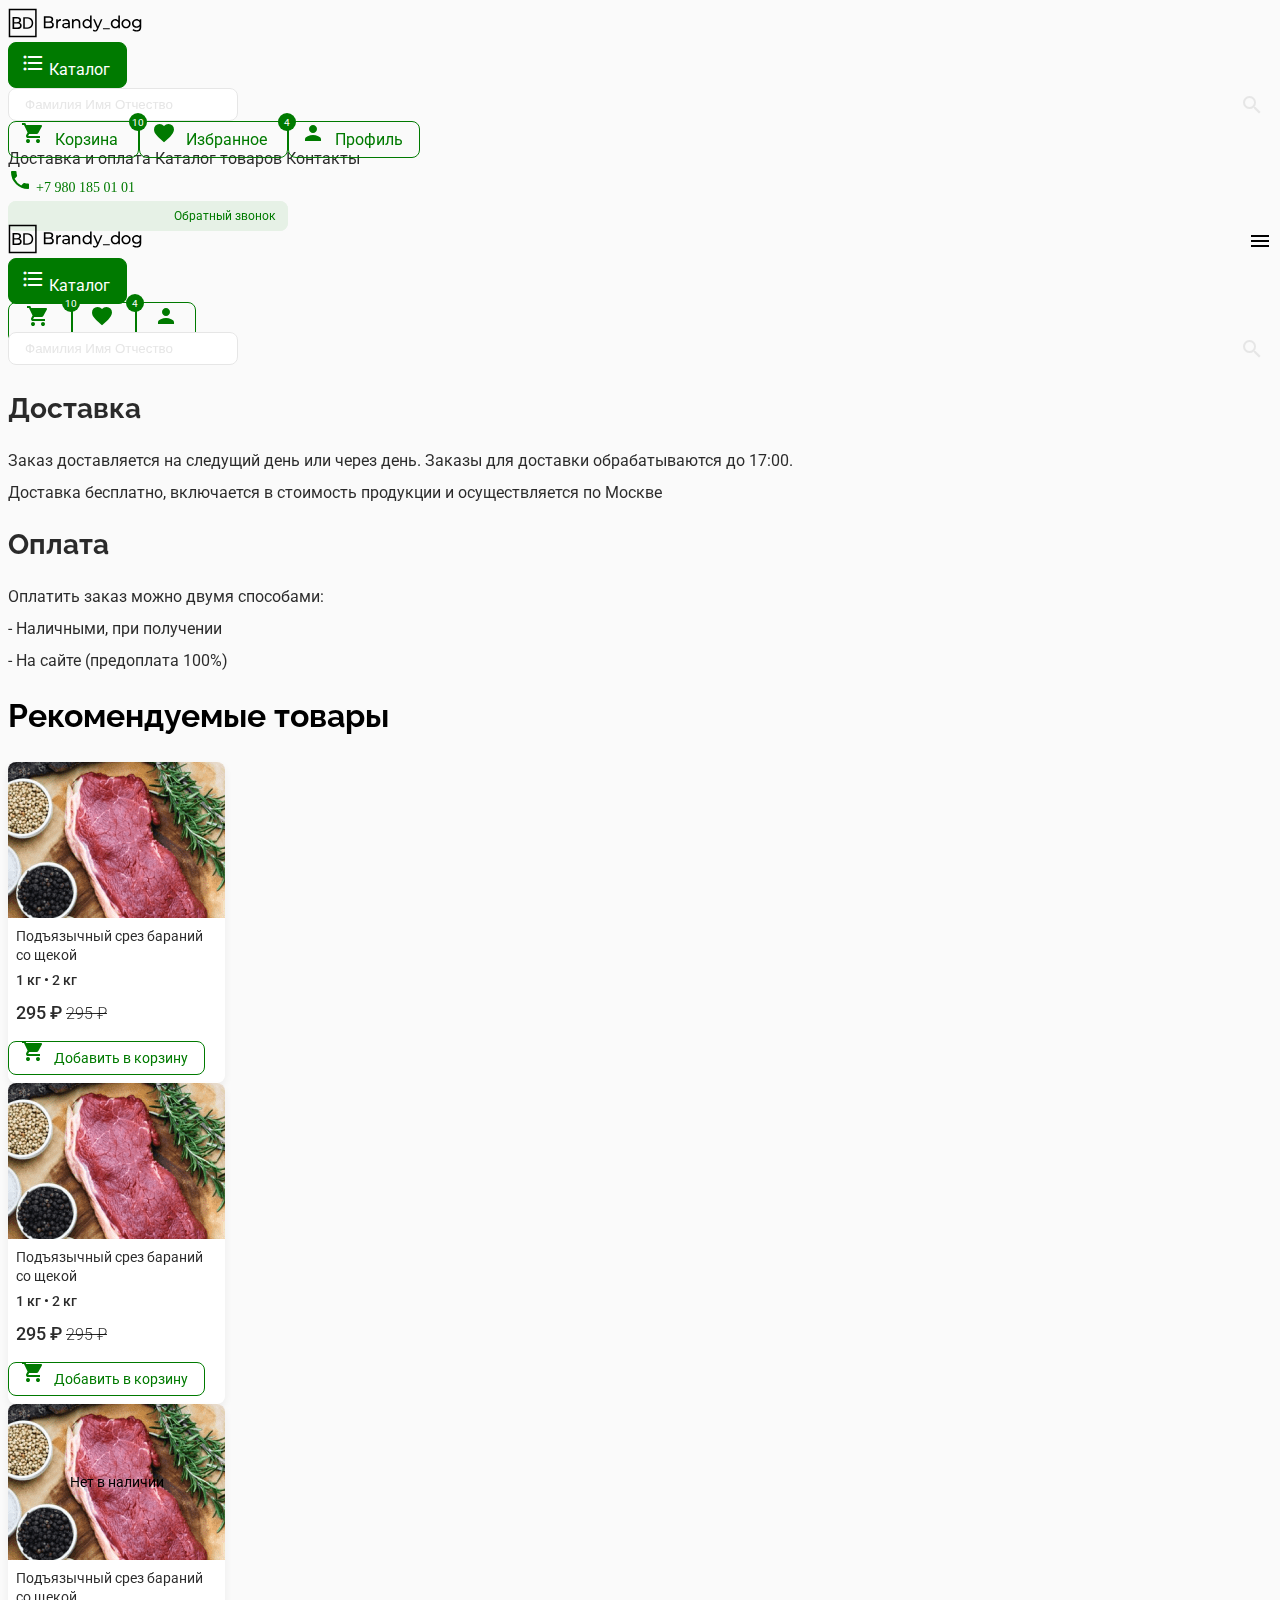
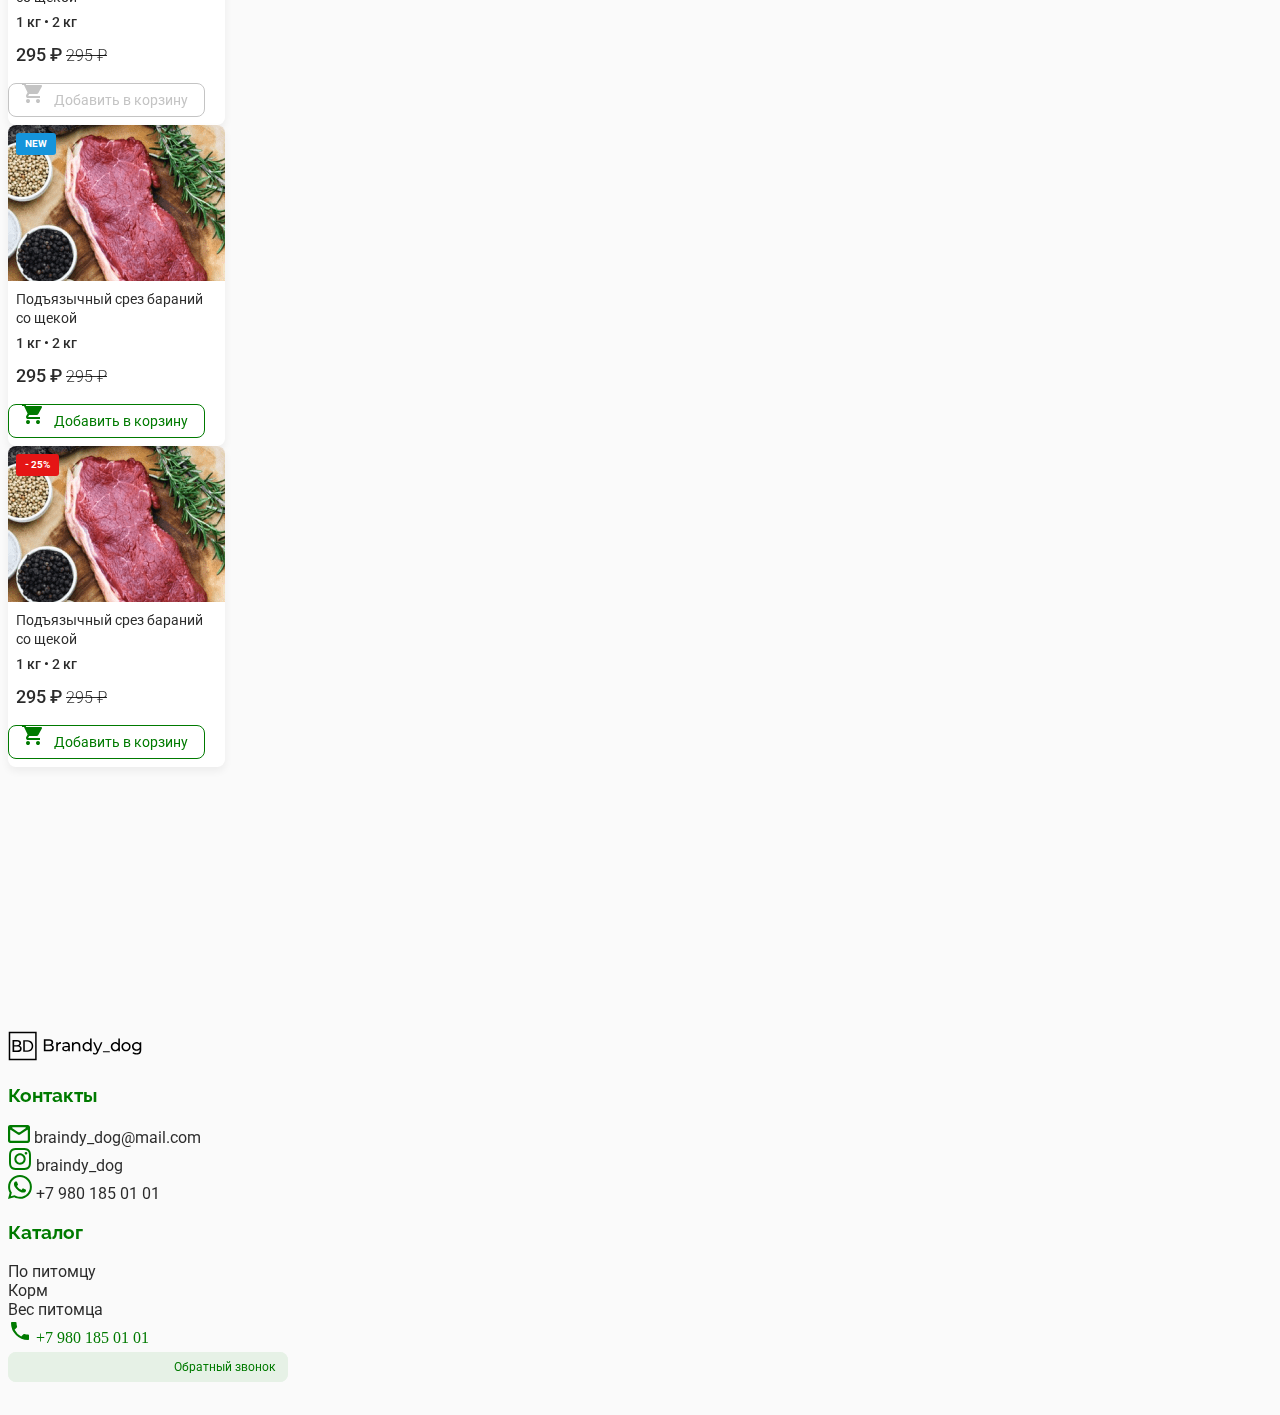
<file: delivery.html>
<!DOCTYPE html>
<html lang="ru">

<head>
    <meta charset="UTF-8">
    <meta http-equiv="X-UA-Compatible" content="IE=edge">
    <meta name="viewport" content="width=device-width, initial-scale=1.0">
    <title>Корзина</title>
    <link href="https://cdn.jsdelivr.net/npm/bootstrap@5.1.3/dist/css/bootstrap.min.css" rel="stylesheet"
        integrity="sha384-1BmE4kWBq78iYhFldvKuhfTAU6auU8tT94WrHftjDbrCEXSU1oBoqyl2QvZ6jIW3" crossorigin="anonymous">
    <link href="https://fonts.googleapis.com/icon?family=Material+Icons" rel="stylesheet">
    <link rel="stylesheet" href="assets/css/style.css">
    <link rel="preconnect" href="https://fonts.googleapis.com">
    <link rel="preconnect" href="https://fonts.googleapis.com">
    <link rel="preconnect" href="https://fonts.gstatic.com" crossorigin>
    <link
        href="https://fonts.googleapis.com/css2?family=Raleway:ital,wght@0,100;0,200;0,300;0,400;0,500;0,600;0,700;0,800;0,900;1,100;1,200;1,300;1,400;1,500;1,600;1,700;1,800;1,900&family=Roboto:ital,wght@0,100;0,300;0,400;0,500;0,700;0,900;1,100;1,300;1,400;1,500;1,700;1,900&display=swap"
        rel="stylesheet">
</head>

<body>
    <header class="c-header">
        <div class="c-header-desktop d-none d-lg-block">
            <div class="container">
                <a href="index.html" class="c-header-desktop__logo d-flex justify-content-center py-4">
                    <img src="assets/img/logo.svg" alt="Логотип" class="img-fluid">
                </a>
                <div class="c-header-desktop__top row">
                    <div class="col col-6 d-flex">
                        <div class="c-dropdown me-2">
                            <div
                                class="c-dropdown__btn c-btn c-btn-fill d-inline-flex align-items-center justify-content-center">
                                <span class="material-icons me-2">
                                    format_list_bulleted
                                </span>
                                <span class="c-dropdown__btn-text">Каталог</span>
                            </div>
                            <div class="c-dropdown__content">
                                <div class="c-dropdown__content-group">
                                    <h5 class="c-dropdown__content-title">По питомцу</h5>
                                    <div class="d-flex c-dropdown__content-group-item">
                                        <div class="d-flex flex-column ms-3">
                                            <a href="products.html" class="c-link">Собакам</a>
                                            <a href="products.html" class="c-link">Котам</a>
                                            <a href="products.html" class="c-link">Хорькам</a>
                                        </div>
                                    </div>
                                </div>
                                <div class="c-dropdown__content-group">
                                    <h5 class="c-dropdown__content-title">Вес питомца</h5>
                                    <div class="d-flex c-dropdown__content-group-item">
                                        <div class="d-flex flex-column ms-3">
                                            <a href="products.html" class="c-link">Малые, 10 кг</a>
                                            <a href="products.html" class="c-link">Средние, 20 кг</a>
                                            <a href="products.html" class="c-link">Большие, 40 кг</a>
                                            <a href="products.html" class="c-link">Гиганты, 55 кг</a>
                                        </div>
                                    </div>
                                </div>
                                <div class="c-dropdown__content-group">
                                    <h5 class="c-dropdown__content-title">Корм</h5>
                                    <div class="d-flex c-dropdown__content-group-item">
                                        <div class="d-flex flex-column ms-3">
                                            <a href="products.html" class="c-link">Регулярный</a>
                                            <a href="products.html" class="c-link">Лечебный</a>
                                            <a href="products.html" class="c-link">Для алергиков</a>
                                        </div>
                                    </div>
                                </div>
                            </div>
                        </div>
                        <div class="input input-search">
                            <div>
                                <input type="text" class="input__input input-search__input"
                                    placeholder="Фамилия Имя Отчество">
                                <a href="#" class="material-icons input-search__icon">
                                    search
                                </a>
                            </div>
                        </div>
                    </div>
                    <div class="col col-6 d-flex align-items-center justify-content-end">
                        <a href="cart.html" class="c-btn d-inline-flex align-items-center justify-content-center">
                            <span class="c-btn__caption">10</span>
                            <span class="material-icons c-btn__icon">
                                shopping_cart
                            </span>
                            Корзина
                        </a>
                        <a href="cart.html" class="c-btn d-inline-flex align-items-center justify-content-center ms-2">
                            <span class="c-btn__caption">4</span>
                            <span class="material-icons c-btn__icon">
                                favorite
                            </span>
                            Избранное
                        </a>
                        <a href="profile.html" class="c-btn d-inline-flex align-items-center justify-content-center ms-2">
                            <span class="material-icons c-btn__icon">
                                person
                            </span>
                            Профиль
                        </a>
                    </div>
                </div>
            </div>
            <div class="c-header-desktop__bottom">
                <div class="container px-5 py-4 d-flex justify-content-between align-items-center">
                    <div>
                        <a href="delivery.html" class="c-link px-2">Доставка и оплата</a>
                        <a href="products.html" class="c-link px-2">Каталог товаров</a>
                        <a href="contacts.html" class="c-link px-2">Контакты</a>
                    </div>
                    <div class="d-flex align-items-center">
                        <div class="c-header-desktop__phone-icon d-flex align-items-center me-4">
                            <span class="material-icons c-footer__icon me-1">
                                phone
                            </span>
                            <a href="tel:+7 980 185 01 01" class="c-header-desktop__phone">+7 980 185 01 01</a>
                        </div>
                        <div>
                            <span style="cursor: pointer;"
                                class="c-btn c-btn-footer d-inline-flex align-items-center justify-content-center open-modal-btn">
                                <span class="material-icons c-btn__icon">
                                    logout
                                </span>
                                Обратный звонок
                            </span>
                        </div>
                    </div>
                </div>
            </div>
        </div>
        <div class="c-header-mobile d-lg-none d-block">
            <div class="container">
                <div class="c-header-mobile__logo d-flex justify-content-center my-3">
                    <span class="material-icons c-header-mobile__toggle-btn">
                        menu
                    </span>
                    <a href="index.html"><img src="assets/img/logo.svg" alt="Логотип" class="img-fluid"></a>
                </div>
            </div>
            <div class="c-header-mobile__top">
                <div class="container d-flex justify-content-between align-items-center">
                    <div class="c-dropdown">
                        <div
                            class="c-dropdown__btn c-btn c-btn-fill d-inline-flex align-items-center justify-content-center">
                            <span class="material-icons me-2">
                                format_list_bulleted
                            </span>
                            <span class="c-dropdown__btn-text">Каталог</span>
                        </div>
                        <div class="c-dropdown__content">
                            <div class="c-dropdown__content-group">
                                <h5 class="c-dropdown__content-title">По питомцу</h5>
                                <div class="d-flex c-dropdown__content-group-item">
                                    <div class="d-flex flex-column ms-3">
                                        <a href="products.html" class="c-link">Собакам</a>
                                        <a href="products.html" class="c-link">Котам</a>
                                        <a href="products.html" class="c-link">Хорькам</a>
                                    </div>
                                </div>
                            </div>
                            <div class="c-dropdown__content-group">
                                <h5 class="c-dropdown__content-title">Вес питомца</h5>
                                <div class="d-flex c-dropdown__content-group-item">
                                    <div class="d-flex flex-column ms-3">
                                        <a href="products.html" class="c-link">Малые, 10 кг</a>
                                        <a href="products.html" class="c-link">Средние, 20 кг</a>
                                        <a href="products.html" class="c-link">Большие, 40 кг</a>
                                        <a href="products.html" class="c-link">Гиганты, 55 кг</a>
                                    </div>
                                </div>
                            </div>
                            <div class="c-dropdown__content-group">
                                <h5 class="c-dropdown__content-title">Корм</h5>
                                <div class="d-flex c-dropdown__content-group-item">
                                    <div class="d-flex flex-column ms-3">
                                        <a href="products.html" class="c-link">Регулярный</a>
                                        <a href="products.html" class="c-link">Лечебный</a>
                                        <a href="products.html" class="c-link">Для алергиков</a>
                                    </div>
                                </div>
                            </div>
                        </div>
                    </div>
                    <div class="d-flex">
                        <a href="cart.html" class="c-btn c-btn-icon d-inline-flex align-items-center justify-content-center">
                            <span class="c-btn__caption">10</span>
                            <span class="material-icons c-btn__icon">
                                shopping_cart
                            </span>
                        </a>
                        <a href="cart.html"
                            class="c-btn c-btn-icon d-inline-flex align-items-center justify-content-center ms-2">
                            <span class="c-btn__caption">4</span>
                            <span class="material-icons c-btn__icon">
                                favorite
                            </span>
                        </a>
                        <a href="profile.html"
                            class="c-btn c-btn-icon d-inline-flex align-items-center justify-content-center ms-2">
                            <span class="material-icons c-btn__icon">
                                person
                            </span>
                        </a>
                    </div>
                </div>
            </div>
            <div class="c-header-mobile__bottom py-2">
                <div class="container">
                    <div class="input input-search w-100">
                        <div>
                            <input type="text" class="input__input input-search__input w-100"
                                placeholder="Фамилия Имя Отчество">
                            <a href="#" class="material-icons input-search__icon">
                                search
                            </a>
                        </div>
                    </div>
                </div>
            </div>
        </div>
        <div class="c-header-mobile-menu">
            <div class="c-header-mobile-menu__content w-100">
                <div class="container position-relative">
                    <span class="material-icons c-header-mobile-menu__close-btn">
                        close
                    </span>
                    <div class="d-flex flex-column align-items-center">
                        <a href="delivery.html" class="c-link py-2">Доставка и оплата</a>
                        <a href="products.html" class="c-link py-2">Каталог товаров</a>
                        <a href="contacts.html" class="c-link py-2">Контакты</a>
                    </div>
                    <div class="d-flex justify-content-between">
                        <div class="c-header-desktop__phone-icon d-flex align-items-center">
                            <span class="material-icons c-footer__icon me-1">
                                phone
                            </span>
                            <a href="tel:+7 980 185 01 01" class="c-header-desktop__phone">+7 980 185 01 01</a>
                        </div>
                        <div>
                            <span style="cursor: pointer;"
                                class="c-btn c-btn-footer d-inline-flex align-items-center justify-content-center open-modal-btn">
                                <span class="material-icons c-btn__icon">
                                    logout
                                </span>
                                Обратный звонок
                            </span>
                        </div>
                    </div>
                </div>
            </div>
        </div>
    </header>
    <main class="c-delivery-page">
        <div class="container mt-5">
            <h3 class="c-h3 mb-3">Доставка</h3>
            <p class="c-description-big">Заказ доставляется на следущий день или через день. Заказы для доставки обрабатываются до 17:00.</p>
            <p class="c-description-big">Доставка бесплатно, включается в стоимость продукции и осуществляется по Москве</p>
            <h3 class="c-h3 mb-3">Оплата</h3>
            <p class="c-description-big">Оплатить заказ можно двумя способами:</p>
            <p class="c-description-big"> - Наличными, при получении</p>
            <p class="c-description-big"> - На сайте (предоплата 100%)</p>
            <div class="mt-5">
                <h2 class="c-h2 text-center">Рекомендуемые товары</h2>
                <div class="d-flex justify-content-md-between justify-content-center flex-wrap mt-3">
                    <article class="c-card-1 d-inline-flex flex-column mb-3 mx-2 mx-md-0">
                        <div class="c-card-1__img-container">
                            <img src="assets/img/myaso.png" alt="Изображение товара"
                                class="c-card-1__img img-fluid">
                        </div>
                        <div class="c-card-1__content">
                            <a href="product.html" class="c-card-1__title">Подъязычный срез бараний со щекой</a>
                            <p class="c-card-1__description">1 кг • 2 кг </p>
                            <div>
                                <span class="c-card-1__price">295 ₽</span>
                                <span class="c-card-1__old-price">295 ₽</span>
                            </div>
                        </div>
                        <div class="c-card-1__bottom d-flex justify-content-center">
                            <a href="product.html"
                                class="c-btn c-card-1__btn d-inline-flex align-items-center justify-content-center">
                                <span class="material-icons c-btn__icon">
                                    shopping_cart
                                </span>
                                Добавить в корзину
                            </a>
                        </div>
                    </article>
                    <article class="c-card-1 d-inline-flex flex-column mb-3 mx-2 mx-md-0">
                        <div class="c-card-1__img-container">
                            <img src="assets/img/myaso.png" alt="Изображение товара"
                                class="c-card-1__img img-fluid">
                        </div>
                        <div class="c-card-1__content">
                            <a href="product.html" class="c-card-1__title">Подъязычный срез бараний со щекой</a>
                            <p class="c-card-1__description">1 кг • 2 кг </p>
                            <div>
                                <span class="c-card-1__price">295 ₽</span>
                                <span class="c-card-1__old-price">295 ₽</span>
                            </div>
                        </div>
                        <div class="c-card-1__bottom d-flex justify-content-center">
                            <a href="#"
                                class="c-btn c-card-1__btn d-inline-flex align-items-center justify-content-center">
                                <span class="material-icons c-btn__icon">
                                    shopping_cart
                                </span>
                                Добавить в корзину
                            </a>
                        </div>
                    </article>
                    <article class="c-card-1 d-inline-flex flex-column mb-3 mx-2 mx-md-0">
                        <div class="c-card-1__img-container">
                            <span class="c-card-1__empty">Нет в наличии</span>
                            <img src="assets/img/myaso.png" alt="Изображение товара"
                                class="c-card-1__img img-fluid">
                        </div>
                        <div class="c-card-1__content">
                            <a href="product.html" class="c-card-1__title">Подъязычный срез бараний со щекой</a>
                            <p class="c-card-1__description">1 кг • 2 кг </p>
                            <div>
                                <span class="c-card-1__price">295 ₽</span>
                                <span class="c-card-1__old-price">295 ₽</span>
                            </div>
                        </div>
                        <div class="c-card-1__bottom d-flex justify-content-center">
                            <a href="product.html"
                                class="c-btn c-btn_disabled c-card-1__btn d-inline-flex align-items-center justify-content-center">
                                <span class="material-icons c-btn__icon">
                                    shopping_cart
                                </span>
                                Добавить в корзину
                            </a>
                        </div>
                    </article>
                    <article class="c-card-1 d-inline-flex flex-column mb-3 mx-2 mx-md-0">
                        <div class="c-card-1__img-container">
                            <span class="c-card-1__new">NEW</span>
                            <img src="assets/img/myaso.png" alt="Изображение товара"
                                class="c-card-1__img img-fluid">
                        </div>
                        <div class="c-card-1__content">
                            <a href="product.html" class="c-card-1__title">Подъязычный срез бараний со щекой</a>
                            <p class="c-card-1__description">1 кг • 2 кг </p>
                            <div>
                                <span class="c-card-1__price">295 ₽</span>
                                <span class="c-card-1__old-price">295 ₽</span>
                            </div>
                        </div>
                        <div class="c-card-1__bottom d-flex justify-content-center">
                            <a href="product.html"
                                class="c-btn c-card-1__btn d-inline-flex align-items-center justify-content-center">
                                <span class="material-icons c-btn__icon">
                                    shopping_cart
                                </span>
                                Добавить в корзину
                            </a>
                        </div>
                    </article>
                    <article class="c-card-1 d-inline-flex flex-column mb-3 mx-2 mx-md-0">
                        <div class="c-card-1__img-container">
                            <span class="c-card-1__sale">- 25%</span>
                            <img src="assets/img/myaso.png" alt="Изображение товара"
                                class="c-card-1__img img-fluid">
                        </div>
                        <div class="c-card-1__content">
                            <a href="product.html" class="c-card-1__title">Подъязычный срез бараний со щекой</a>
                            <p class="c-card-1__description">1 кг • 2 кг </p>
                            <div>
                                <span class="c-card-1__price">295 ₽</span>
                                <span class="c-card-1__old-price">295 ₽</span>
                            </div>
                        </div>
                        <div class="c-card-1__bottom d-flex justify-content-center">
                            <a href="product.html"
                                class="c-btn c-card-1__btn d-inline-flex align-items-center justify-content-center">
                                <span class="material-icons c-btn__icon">
                                    shopping_cart
                                </span>
                                Добавить в корзину
                            </a>
                        </div>
                    </article>
                </div>
            </div>
        </div>
        <div class="c-modal-container">
            <article class="c-modal">
                <h5 class="c-h5">Заказать обратный звонок</h5>
                <div class="input mt-4">
                    <span class="input__title input__title_required">Имя</span>
                    <div>
                        <input type="text" class="input__input w-100" placeholder="Фамилия Имя Отчество">
                    </div>
                </div>
                <div class="input mt-2">
                    <span class="input__title input__title_required">Телефон</span>
                    <div>
                        <input type="text" class="input__input w-100" placeholder="Телефон">
                    </div>
                </div>
                <div class="input mt-2">
                    <span class="input__title">Коментарий</span>
                    <div>
                        <textarea class="input__input w-100" placeholder="Коментарий"></textarea>
                    </div>
                </div>
                <label class="d-flex mt-3 c-input-checkbox-container">
                    <input class="c-input-checkbox" type="checkbox" name="pay">
                    <div class="c-input-checkbox-custom me-2"></div>
                    <span class="c-description-big">Я даю согласие на <a href="#" class="c-link-underline">обработку
                            персональных данных</a></span>
                </label>
                <div class="d-flex justify-content-between align-items-center mt-3">
                    <a href="#" style="font-size: 1rem; padding: 8px 16px 8px 12px;"
                        class="c-btn c-btn-footer d-inline-flex align-items-center justify-content-center mb-2 modal-close-btn">
                        Закрыть
                    </a>
                    <a href="#"
                        class="c-btn c-btn-fill d-inline-flex align-items-center justify-content-center me-2 mb-2">
                        Войти
                    </a>
                </div>
            </article>
        </div>
    </main>
    <footer class="c-footer">
        <div class="container">
            <div class="row">
                <div class="col-12 col-lg-3 mb-lg-0 mb-3 d-none d-lg-block">
                    <img src="assets/img/logo.svg" alt="Логотип" class="img-fluid">
                </div>
                <div class="col-12 col-lg-3 d-flex flex-column align-items-lg-center mb-lg-0 mb-3">
                    <div>
                        <h3 class="c-footer__title">Контакты</h3>
                        <div class="c-footer__item-icon d-flex align-items-center mb-2">

                            <svg class="c-footer__icon me-2" width="22" height="18" viewBox="0 0 22 18" fill="none"
                                xmlns="http://www.w3.org/2000/svg">
                                <path
                                    d="M19.8 18H2.2C1.61652 18 1.05695 17.7629 0.644365 17.341C0.231785 16.919 0 16.3467 0 15.75V2.15213C0.0246759 1.57251 0.26731 1.02505 0.677246 0.624038C1.08718 0.223023 1.63273 -0.000548144 2.2 1.00926e-06H19.8C20.3835 1.00926e-06 20.9431 0.237054 21.3556 0.659011C21.7682 1.08097 22 1.65326 22 2.25V15.75C22 16.3467 21.7682 16.919 21.3556 17.341C20.9431 17.7629 20.3835 18 19.8 18ZM2.98162 4.88429C2.64971 4.65805 2.2 4.89575 2.2 5.29744V15.25C2.2 15.5261 2.42386 15.75 2.7 15.75H19.3C19.5761 15.75 19.8 15.5261 19.8 15.25V5.29744C19.8 4.89575 19.3503 4.65805 19.0184 4.88429L12.1265 9.58214C11.4469 10.0454 10.5531 10.0454 9.87352 9.58214L2.98162 4.88429ZM4.7009 2.25C4.20889 2.25 4.01272 2.88594 4.41923 3.16311L9.87333 6.88182C10.553 7.34521 11.447 7.34521 12.1267 6.88181L17.5808 3.16311C17.9873 2.88594 17.7911 2.25 17.2991 2.25H4.7009Z"
                                    fill="#007A00" />
                            </svg>

                            <a href="mailto:braindy_dog@mail.com" class="c-footer__link">braindy_dog@mail.com</a>
                        </div>
                        <div class="c-footer__item-icon d-flex align-items-center mb-2">
                            <!-- <span class="material-icons c-footer__icon me-2">
                                instagram
                            </span> -->

                            <svg class="c-footer__icon me-2" width="24" height="24" viewBox="0 0 24 24" fill="none"
                                xmlns="http://www.w3.org/2000/svg">
                                <path fill-rule="evenodd" clip-rule="evenodd"
                                    d="M7.465 1.066C8.638 1.012 9.012 1 12 1C14.988 1 15.362 1.013 16.534 1.066C17.706 1.119 18.506 1.306 19.206 1.577C19.939 1.854 20.604 2.287 21.154 2.847C21.714 3.396 22.146 4.06 22.422 4.794C22.694 5.494 22.88 6.294 22.934 7.464C22.988 8.639 23 9.013 23 12C23 14.988 22.987 15.362 22.934 16.535C22.881 17.705 22.694 18.505 22.422 19.205C22.146 19.9391 21.7133 20.6042 21.154 21.154C20.604 21.714 19.939 22.146 19.206 22.422C18.506 22.694 17.706 22.88 16.536 22.934C15.362 22.988 14.988 23 12 23C9.012 23 8.638 22.987 7.465 22.934C6.295 22.881 5.495 22.694 4.795 22.422C4.06092 22.146 3.39582 21.7133 2.846 21.154C2.28638 20.6047 1.85331 19.9399 1.577 19.206C1.306 18.506 1.12 17.706 1.066 16.536C1.012 15.361 1 14.987 1 12C1 9.012 1.013 8.638 1.066 7.466C1.119 6.294 1.306 5.494 1.577 4.794C1.85372 4.06008 2.28712 3.39531 2.847 2.846C3.39604 2.2865 4.06047 1.85344 4.794 1.577C5.494 1.306 6.294 1.12 7.464 1.066H7.465ZM16.445 3.046C15.285 2.993 14.937 2.982 12 2.982C9.063 2.982 8.715 2.993 7.555 3.046C6.482 3.095 5.9 3.274 5.512 3.425C4.999 3.625 4.632 3.862 4.247 4.247C3.88205 4.60205 3.60118 5.03428 3.425 5.512C3.274 5.9 3.095 6.482 3.046 7.555C2.993 8.715 2.982 9.063 2.982 12C2.982 14.937 2.993 15.285 3.046 16.445C3.095 17.518 3.274 18.1 3.425 18.488C3.601 18.965 3.882 19.398 4.247 19.753C4.602 20.118 5.035 20.399 5.512 20.575C5.9 20.726 6.482 20.905 7.555 20.954C8.715 21.007 9.062 21.018 12 21.018C14.938 21.018 15.285 21.007 16.445 20.954C17.518 20.905 18.1 20.726 18.488 20.575C19.001 20.375 19.368 20.138 19.753 19.753C20.118 19.398 20.399 18.965 20.575 18.488C20.726 18.1 20.905 17.518 20.954 16.445C21.007 15.285 21.018 14.937 21.018 12C21.018 9.063 21.007 8.715 20.954 7.555C20.905 6.482 20.726 5.9 20.575 5.512C20.375 4.999 20.138 4.632 19.753 4.247C19.3979 3.88207 18.9657 3.60121 18.488 3.425C18.1 3.274 17.518 3.095 16.445 3.046ZM10.595 15.391C11.3797 15.7176 12.2534 15.7617 13.0669 15.5157C13.8805 15.2697 14.5834 14.7489 15.0556 14.0422C15.5278 13.3356 15.7401 12.4869 15.656 11.6411C15.572 10.7953 15.197 10.005 14.595 9.405C14.2112 9.02148 13.7472 8.72781 13.2363 8.54515C12.7255 8.36248 12.1804 8.29536 11.6405 8.34862C11.1006 8.40187 10.5792 8.57418 10.1138 8.85313C9.64845 9.13208 9.25074 9.51074 8.9493 9.96185C8.64786 10.413 8.45019 10.9253 8.37052 11.462C8.29084 11.9986 8.33115 12.5463 8.48854 13.0655C8.64593 13.5847 8.91648 14.0626 9.28072 14.4647C9.64496 14.8668 10.0938 15.1832 10.595 15.391ZM8.002 8.002C8.52702 7.47697 9.15032 7.0605 9.8363 6.77636C10.5223 6.49222 11.2575 6.34597 12 6.34597C12.7425 6.34597 13.4777 6.49222 14.1637 6.77636C14.8497 7.0605 15.473 7.47697 15.998 8.002C16.523 8.52702 16.9395 9.15032 17.2236 9.8363C17.5078 10.5223 17.654 11.2575 17.654 12C17.654 12.7425 17.5078 13.4777 17.2236 14.1637C16.9395 14.8497 16.523 15.473 15.998 15.998C14.9377 17.0583 13.4995 17.654 12 17.654C10.5005 17.654 9.06234 17.0583 8.002 15.998C6.94166 14.9377 6.34597 13.4995 6.34597 12C6.34597 10.5005 6.94166 9.06234 8.002 8.002ZM18.908 7.188C19.0381 7.06527 19.1423 6.91768 19.2143 6.75397C19.2863 6.59027 19.3248 6.41377 19.3274 6.23493C19.33 6.05609 19.2967 5.87855 19.2295 5.71281C19.1622 5.54707 19.0624 5.39651 18.936 5.27004C18.8095 5.14357 18.6589 5.04376 18.4932 4.97652C18.3275 4.90928 18.1499 4.87598 17.9711 4.87858C17.7922 4.88119 17.6157 4.91965 17.452 4.9917C17.2883 5.06374 17.1407 5.1679 17.018 5.298C16.7793 5.55103 16.6486 5.88712 16.6537 6.23493C16.6588 6.58274 16.7992 6.91488 17.0452 7.16084C17.2911 7.40681 17.6233 7.54723 17.9711 7.5523C18.3189 7.55737 18.655 7.42669 18.908 7.188Z"
                                    fill="#007A00" />
                            </svg>
                            <a href="index.htmlproducts.html" class="c-footer__link">braindy_dog</a>
                        </div>
                        <div class="c-footer__item-icon d-flex align-items-center mb-2">
                            <!-- <span class="material-icons c-footer__icon me-2">
                                email
                            </span> -->
                            <svg class="c-footer__icon me-2" width="24" height="24" viewBox="0 0 24 24" fill="none"
                                xmlns="http://www.w3.org/2000/svg">
                                <path fill-rule="evenodd" clip-rule="evenodd"
                                    d="M17.415 14.382C17.117 14.233 15.656 13.515 15.384 13.415C15.112 13.316 14.914 13.267 14.715 13.565C14.517 13.861 13.948 14.531 13.775 14.729C13.601 14.928 13.428 14.952 13.131 14.804C12.834 14.654 11.876 14.341 10.741 13.329C9.858 12.541 9.261 11.568 9.088 11.27C8.915 10.973 9.069 10.812 9.218 10.664C9.352 10.531 9.515 10.317 9.664 10.144C9.813 9.97004 9.862 9.84604 9.961 9.64704C10.061 9.44904 10.011 9.27604 9.936 9.12704C9.862 8.97804 9.268 7.51504 9.02 6.92004C8.779 6.34104 8.534 6.42004 8.352 6.41004C8.178 6.40204 7.98 6.40004 7.782 6.40004C7.584 6.40004 7.262 6.47404 6.99 6.77204C6.717 7.06904 5.95 7.78804 5.95 9.25104C5.95 10.713 7.014 12.126 7.163 12.325C7.312 12.523 9.258 15.525 12.239 16.812C12.949 17.118 13.502 17.301 13.933 17.437C14.645 17.664 15.293 17.632 15.805 17.555C16.375 17.47 17.563 16.836 17.811 16.142C18.058 15.448 18.058 14.853 17.984 14.729C17.91 14.605 17.712 14.531 17.414 14.382H17.415ZM11.993 21.785H11.989C10.2184 21.7854 8.48037 21.3094 6.957 20.407L6.597 20.193L2.855 21.175L3.854 17.527L3.619 17.153C2.62914 15.5774 2.10529 13.7538 2.108 11.893C2.11 6.44304 6.544 2.00904 11.997 2.00904C14.637 2.00904 17.119 3.03904 18.985 4.90704C19.9054 5.82362 20.6349 6.91361 21.1313 8.11394C21.6277 9.31427 21.8811 10.6011 21.877 11.9C21.875 17.35 17.441 21.785 11.993 21.785ZM20.405 3.48804C19.3032 2.37896 17.9922 1.49958 16.5481 0.900841C15.1039 0.302105 13.5553 -0.00407625 11.992 4.09775e-05C5.438 4.09775e-05 0.102 5.33504 0.1 11.892C0.096963 13.9788 0.644374 16.0294 1.687 17.837L0 24L6.304 22.346C8.04787 23.2962 10.0021 23.794 11.988 23.794H11.993C18.547 23.794 23.883 18.459 23.885 11.901C23.8898 10.3383 23.5848 8.79014 22.9874 7.34607C22.3901 5.90201 21.5124 4.59071 20.405 3.48804Z"
                                    fill="#007A00" />
                            </svg>

                            <a href="tel:+7 980 185 01 01" class="c-footer__link">+7 980 185 01 01</a>
                        </div>
                    </div>
                </div>
                <div class="col-12 col-lg-3 d-flex flex-column align-items-lg-center mb-lg-0 mb-3">
                    <div>
                        <h3 class="c-footer__title">Каталог</h3>
                        <div class="c-footer__item-text">
                            <a href="products.html" class="c-footer__link">По питомцу</a>
                        </div>
                        <div class="c-footer__item-text">
                            <a href="products.html" class="c-footer__link">Корм</a>
                        </div>
                        <div class="c-footer__item-text">
                            <a href="products.html" class="c-footer__link">Вес питомца</a>
                        </div>
                    </div>
                </div>
                <div class="col-12 col-lg-3">
                    <div class="d-flex flex-lg-column align-items-lg-end">
                        <div class="c-footer__phone-icon d-flex align-items-center mb-lg-2 me-3 me-lg-0">
                            <span class="material-icons c-footer__icon me-1">
                                phone
                            </span>
                            <a href="tel:+7 980 185 01 01" class="c-footer__phone">+7 980 185 01 01</a>
                        </div>
                        <div>
                            <span style="cursor: pointer;"
                                class="c-btn c-btn-footer d-inline-flex align-items-center justify-content-center open-modal-btn">
                                <span class="material-icons c-btn__icon">
                                    logout
                                </span>
                                Обратный звонок
                            </span>
                        </div>
                    </div>
                </div>
            </div>
        </div>
    </footer>
    <script src="https://cdn.jsdelivr.net/npm/@popperjs/core@2.10.2/dist/umd/popper.min.js"
        integrity="sha384-7+zCNj/IqJ95wo16oMtfsKbZ9ccEh31eOz1HGyDuCQ6wgnyJNSYdrPa03rtR1zdB"
        crossorigin="anonymous"></script>
    <script src="https://cdn.jsdelivr.net/npm/bootstrap@5.1.3/dist/js/bootstrap.min.js"
        integrity="sha384-QJHtvGhmr9XOIpI6YVutG+2QOK9T+ZnN4kzFN1RtK3zEFEIsxhlmWl5/YESvpZ13"
        crossorigin="anonymous"></script>
    <script src="assets/js/script.js"></script>
</body>

</html>
</file>
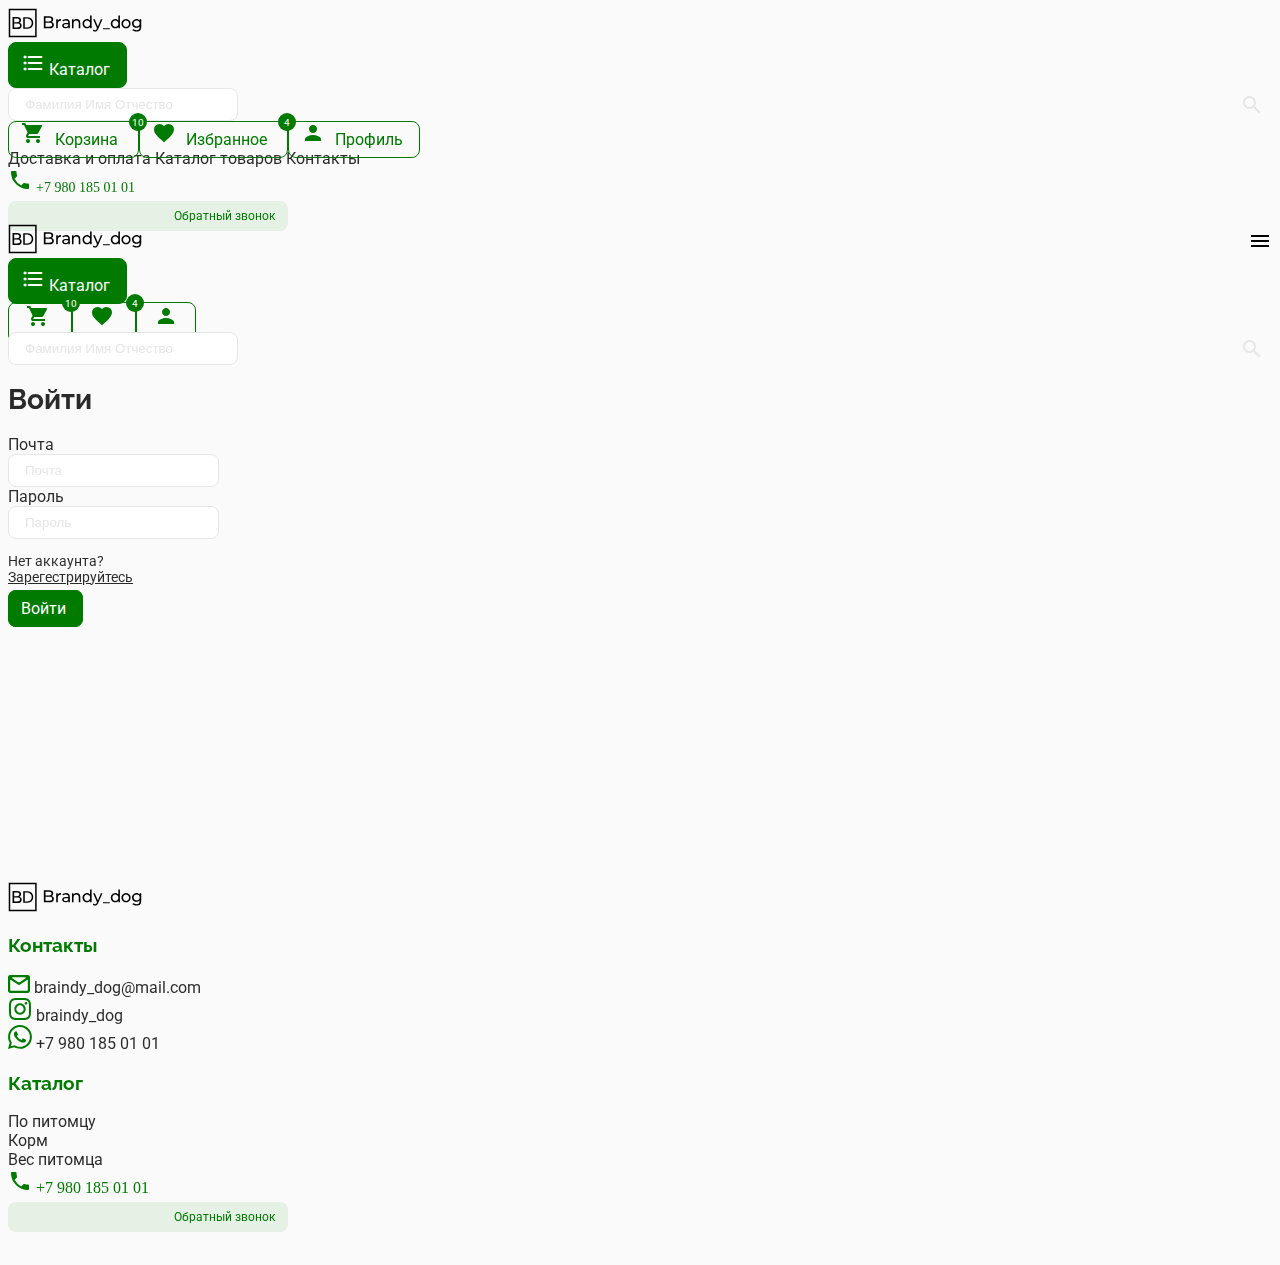
<file: login.html>
<!DOCTYPE html>
<html lang="ru">

<head>
    <meta charset="UTF-8">
    <meta http-equiv="X-UA-Compatible" content="IE=edge">
    <meta name="viewport" content="width=device-width, initial-scale=1.0">
    <title>Корзина</title>
    <link href="https://cdn.jsdelivr.net/npm/bootstrap@5.1.3/dist/css/bootstrap.min.css" rel="stylesheet"
        integrity="sha384-1BmE4kWBq78iYhFldvKuhfTAU6auU8tT94WrHftjDbrCEXSU1oBoqyl2QvZ6jIW3" crossorigin="anonymous">
    <link href="https://fonts.googleapis.com/icon?family=Material+Icons" rel="stylesheet">
    <link rel="stylesheet" href="assets/css/style.css">
    <link rel="preconnect" href="https://fonts.googleapis.com">
    <link rel="preconnect" href="https://fonts.googleapis.com">
    <link rel="preconnect" href="https://fonts.gstatic.com" crossorigin>
    <link
        href="https://fonts.googleapis.com/css2?family=Raleway:ital,wght@0,100;0,200;0,300;0,400;0,500;0,600;0,700;0,800;0,900;1,100;1,200;1,300;1,400;1,500;1,600;1,700;1,800;1,900&family=Roboto:ital,wght@0,100;0,300;0,400;0,500;0,700;0,900;1,100;1,300;1,400;1,500;1,700;1,900&display=swap"
        rel="stylesheet">
</head>

<body>
    <header class="c-header">
        <div class="c-header-desktop d-none d-lg-block">
            <div class="container">
                <a href="index.html" class="c-header-desktop__logo d-flex justify-content-center py-4">
                    <img src="assets/img/logo.svg" alt="Логотип" class="img-fluid">
                </a>
                <div class="c-header-desktop__top row">
                    <div class="col col-6 d-flex">
                        <div class="c-dropdown me-2">
                            <div
                                class="c-dropdown__btn c-btn c-btn-fill d-inline-flex align-items-center justify-content-center">
                                <span class="material-icons me-2">
                                    format_list_bulleted
                                </span>
                                <span class="c-dropdown__btn-text">Каталог</span>
                            </div>
                            <div class="c-dropdown__content">
                                <div class="c-dropdown__content-group">
                                    <h5 class="c-dropdown__content-title">По питомцу</h5>
                                    <div class="d-flex c-dropdown__content-group-item">
                                        <div class="d-flex flex-column ms-3">
                                            <a href="products.html" class="c-link">Собакам</a>
                                            <a href="products.html" class="c-link">Котам</a>
                                            <a href="products.html" class="c-link">Хорькам</a>
                                        </div>
                                    </div>
                                </div>
                                <div class="c-dropdown__content-group">
                                    <h5 class="c-dropdown__content-title">Вес питомца</h5>
                                    <div class="d-flex c-dropdown__content-group-item">
                                        <div class="d-flex flex-column ms-3">
                                            <a href="products.html" class="c-link">Малые, 10 кг</a>
                                            <a href="products.html" class="c-link">Средние, 20 кг</a>
                                            <a href="products.html" class="c-link">Большие, 40 кг</a>
                                            <a href="products.html" class="c-link">Гиганты, 55 кг</a>
                                        </div>
                                    </div>
                                </div>
                                <div class="c-dropdown__content-group">
                                    <h5 class="c-dropdown__content-title">Корм</h5>
                                    <div class="d-flex c-dropdown__content-group-item">
                                        <div class="d-flex flex-column ms-3">
                                            <a href="products.html" class="c-link">Регулярный</a>
                                            <a href="products.html" class="c-link">Лечебный</a>
                                            <a href="products.html" class="c-link">Для алергиков</a>
                                        </div>
                                    </div>
                                </div>
                            </div>
                        </div>
                        <div class="input input-search">
                            <div>
                                <input type="text" class="input__input input-search__input"
                                    placeholder="Фамилия Имя Отчество">
                                <a href="#" class="material-icons input-search__icon">
                                    search
                                </a>
                            </div>
                        </div>
                    </div>
                    <div class="col col-6 d-flex align-items-center justify-content-end">
                        <a href="cart.html" class="c-btn d-inline-flex align-items-center justify-content-center">
                            <span class="c-btn__caption">10</span>
                            <span class="material-icons c-btn__icon">
                                shopping_cart
                            </span>
                            Корзина
                        </a>
                        <a href="cart.html" class="c-btn d-inline-flex align-items-center justify-content-center ms-2">
                            <span class="c-btn__caption">4</span>
                            <span class="material-icons c-btn__icon">
                                favorite
                            </span>
                            Избранное
                        </a>
                        <a href="profile.html" class="c-btn d-inline-flex align-items-center justify-content-center ms-2">
                            <span class="material-icons c-btn__icon">
                                person
                            </span>
                            Профиль
                        </a>
                    </div>
                </div>
            </div>
            <div class="c-header-desktop__bottom">
                <div class="container px-5 py-4 d-flex justify-content-between align-items-center">
                    <div>
                        <a href="delivery.html" class="c-link px-2">Доставка и оплата</a>
                        <a href="products.html" class="c-link px-2">Каталог товаров</a>
                        <a href="contacts.html" class="c-link px-2">Контакты</a>
                    </div>
                    <div class="d-flex align-items-center">
                        <div class="c-header-desktop__phone-icon d-flex align-items-center me-4">
                            <span class="material-icons c-footer__icon me-1">
                                phone
                            </span>
                            <a href="tel:+7 980 185 01 01" class="c-header-desktop__phone">+7 980 185 01 01</a>
                        </div>
                        <div>
                            <span style="cursor: pointer;"
                                class="c-btn c-btn-footer d-inline-flex align-items-center justify-content-center open-modal-btn">
                                <span class="material-icons c-btn__icon">
                                    logout
                                </span>
                                Обратный звонок
                            </span>
                        </div>
                    </div>
                </div>
            </div>
        </div>
        <div class="c-header-mobile d-lg-none d-block">
            <div class="container">
                <div class="c-header-mobile__logo d-flex justify-content-center my-3">
                    <span class="material-icons c-header-mobile__toggle-btn">
                        menu
                    </span>
                    <a href="index.html"><img src="assets/img/logo.svg" alt="Логотип" class="img-fluid"></a>
                </div>
            </div>
            <div class="c-header-mobile__top">
                <div class="container d-flex justify-content-between align-items-center">
                    <div class="c-dropdown">
                        <div
                            class="c-dropdown__btn c-btn c-btn-fill d-inline-flex align-items-center justify-content-center">
                            <span class="material-icons me-2">
                                format_list_bulleted
                            </span>
                            <span class="c-dropdown__btn-text">Каталог</span>
                        </div>
                        <div class="c-dropdown__content">
                            <div class="c-dropdown__content-group">
                                <h5 class="c-dropdown__content-title">По питомцу</h5>
                                <div class="d-flex c-dropdown__content-group-item">
                                    <div class="d-flex flex-column ms-3">
                                        <a href="products.html" class="c-link">Собакам</a>
                                        <a href="products.html" class="c-link">Котам</a>
                                        <a href="products.html" class="c-link">Хорькам</a>
                                    </div>
                                </div>
                            </div>
                            <div class="c-dropdown__content-group">
                                <h5 class="c-dropdown__content-title">Вес питомца</h5>
                                <div class="d-flex c-dropdown__content-group-item">
                                    <div class="d-flex flex-column ms-3">
                                        <a href="products.html" class="c-link">Малые, 10 кг</a>
                                        <a href="products.html" class="c-link">Средние, 20 кг</a>
                                        <a href="products.html" class="c-link">Большие, 40 кг</a>
                                        <a href="products.html" class="c-link">Гиганты, 55 кг</a>
                                    </div>
                                </div>
                            </div>
                            <div class="c-dropdown__content-group">
                                <h5 class="c-dropdown__content-title">Корм</h5>
                                <div class="d-flex c-dropdown__content-group-item">
                                    <div class="d-flex flex-column ms-3">
                                        <a href="products.html" class="c-link">Регулярный</a>
                                        <a href="products.html" class="c-link">Лечебный</a>
                                        <a href="products.html" class="c-link">Для алергиков</a>
                                    </div>
                                </div>
                            </div>
                        </div>
                    </div>
                    <div class="d-flex">
                        <a href="cart.html" class="c-btn c-btn-icon d-inline-flex align-items-center justify-content-center">
                            <span class="c-btn__caption">10</span>
                            <span class="material-icons c-btn__icon">
                                shopping_cart
                            </span>
                        </a>
                        <a href="cart.html"
                            class="c-btn c-btn-icon d-inline-flex align-items-center justify-content-center ms-2">
                            <span class="c-btn__caption">4</span>
                            <span class="material-icons c-btn__icon">
                                favorite
                            </span>
                        </a>
                        <a href="profile.html"
                            class="c-btn c-btn-icon d-inline-flex align-items-center justify-content-center ms-2">
                            <span class="material-icons c-btn__icon">
                                person
                            </span>
                        </a>
                    </div>
                </div>
            </div>
            <div class="c-header-mobile__bottom py-2">
                <div class="container">
                    <div class="input input-search w-100">
                        <div>
                            <input type="text" class="input__input input-search__input w-100"
                                placeholder="Фамилия Имя Отчество">
                            <a href="#" class="material-icons input-search__icon">
                                search
                            </a>
                        </div>
                    </div>
                </div>
            </div>
        </div>
        <div class="c-header-mobile-menu">
            <div class="c-header-mobile-menu__content w-100">
                <div class="container position-relative">
                    <span class="material-icons c-header-mobile-menu__close-btn">
                        close
                    </span>
                    <div class="d-flex flex-column align-items-center">
                        <a href="delivery.html" class="c-link py-2">Доставка и оплата</a>
                        <a href="products.html" class="c-link py-2">Каталог товаров</a>
                        <a href="contacts.html" class="c-link py-2">Контакты</a>
                    </div>
                    <div class="d-flex justify-content-between">
                        <div class="c-header-desktop__phone-icon d-flex align-items-center">
                            <span class="material-icons c-footer__icon me-1">
                                phone
                            </span>
                            <a href="tel:+7 980 185 01 01" class="c-header-desktop__phone">+7 980 185 01 01</a>
                        </div>
                        <div>
                            <span style="cursor: pointer;"
                                class="c-btn c-btn-footer d-inline-flex align-items-center justify-content-center open-modal-btn">
                                <span class="material-icons c-btn__icon">
                                    logout
                                </span>
                                Обратный звонок
                            </span>
                        </div>
                    </div>
                </div>
            </div>
        </div>
    </header>
    <main class="c-login-page">
        <div class="d-flex justify-content-center">
            <div class="d-flex flex-column mt-5" style="width: 300px;">
                <h1 class="c-h3 text-center">Войти</h1>
                <div class="input mb-2">
                    <span class="input__title">Почта</span>
                    <div>
                        <input type="text" class="input__input w-100" placeholder="Почта">
                    </div>
                </div>
                <div class="input">
                    <span class="input__title">Пароль</span>
                    <div>
                        <input type="password" class="input__input w-100" placeholder="Пароль">
                    </div>
                </div>
                <div class="d-flex mt-3 flex-wrap justify-content-between align-items-center">
                    <div>
                        <p class="c-p mt-2">Нет аккаунта? <br> <a class="c-link-underline">Зарегестрируйтесь</a></p>
                    </div>
                    <div>
                        <a href="#" class="c-btn c-btn-fill d-inline-flex align-items-center justify-content-center">
                            Войти
                        </a>
                    </div>
                </div>
            </div>
        </div>
        <div class="c-modal-container">
            <article class="c-modal">
                <h5 class="c-h5">Заказать обратный звонок</h5>
                <div class="input mt-4">
                    <span class="input__title input__title_required">Имя</span>
                    <div>
                        <input type="text" class="input__input w-100" placeholder="Фамилия Имя Отчество">
                    </div>
                </div>
                <div class="input mt-2">
                    <span class="input__title input__title_required">Телефон</span>
                    <div>
                        <input type="text" class="input__input w-100" placeholder="Телефон">
                    </div>
                </div>
                <div class="input mt-2">
                    <span class="input__title">Коментарий</span>
                    <div>
                        <textarea class="input__input w-100" placeholder="Коментарий"></textarea>
                    </div>
                </div>
                <label class="d-flex mt-3 c-input-checkbox-container">
                    <input class="c-input-checkbox" type="checkbox" name="pay">
                    <div class="c-input-checkbox-custom me-2"></div>
                    <span class="c-description-big">Я даю согласие на <a href="#" class="c-link-underline">обработку
                            персональных данных</a></span>
                </label>
                <div class="d-flex justify-content-between align-items-center mt-3">
                    <a href="#" style="font-size: 1rem; padding: 8px 16px 8px 12px;"
                        class="c-btn c-btn-footer d-inline-flex align-items-center justify-content-center mb-2 modal-close-btn">
                        Закрыть
                    </a>
                    <a href="#"
                        class="c-btn c-btn-fill d-inline-flex align-items-center justify-content-center me-2 mb-2">
                        Войти
                    </a>
                </div>
            </article>
        </div>
    </main>
    <footer class="c-footer">
        <div class="container">
            <div class="row">
                <div class="col-12 col-lg-3 mb-lg-0 mb-3 d-none d-lg-block">
                    <img src="assets/img/logo.svg" alt="Логотип" class="img-fluid">
                </div>
                <div class="col-12 col-lg-3 d-flex flex-column align-items-lg-center mb-lg-0 mb-3">
                    <div>
                        <h3 class="c-footer__title">Контакты</h3>
                        <div class="c-footer__item-icon d-flex align-items-center mb-2">

                            <svg class="c-footer__icon me-2" width="22" height="18" viewBox="0 0 22 18" fill="none"
                                xmlns="http://www.w3.org/2000/svg">
                                <path
                                    d="M19.8 18H2.2C1.61652 18 1.05695 17.7629 0.644365 17.341C0.231785 16.919 0 16.3467 0 15.75V2.15213C0.0246759 1.57251 0.26731 1.02505 0.677246 0.624038C1.08718 0.223023 1.63273 -0.000548144 2.2 1.00926e-06H19.8C20.3835 1.00926e-06 20.9431 0.237054 21.3556 0.659011C21.7682 1.08097 22 1.65326 22 2.25V15.75C22 16.3467 21.7682 16.919 21.3556 17.341C20.9431 17.7629 20.3835 18 19.8 18ZM2.98162 4.88429C2.64971 4.65805 2.2 4.89575 2.2 5.29744V15.25C2.2 15.5261 2.42386 15.75 2.7 15.75H19.3C19.5761 15.75 19.8 15.5261 19.8 15.25V5.29744C19.8 4.89575 19.3503 4.65805 19.0184 4.88429L12.1265 9.58214C11.4469 10.0454 10.5531 10.0454 9.87352 9.58214L2.98162 4.88429ZM4.7009 2.25C4.20889 2.25 4.01272 2.88594 4.41923 3.16311L9.87333 6.88182C10.553 7.34521 11.447 7.34521 12.1267 6.88181L17.5808 3.16311C17.9873 2.88594 17.7911 2.25 17.2991 2.25H4.7009Z"
                                    fill="#007A00" />
                            </svg>

                            <a href="mailto:braindy_dog@mail.com" class="c-footer__link">braindy_dog@mail.com</a>
                        </div>
                        <div class="c-footer__item-icon d-flex align-items-center mb-2">
                            <!-- <span class="material-icons c-footer__icon me-2">
                                instagram
                            </span> -->

                            <svg class="c-footer__icon me-2" width="24" height="24" viewBox="0 0 24 24" fill="none"
                                xmlns="http://www.w3.org/2000/svg">
                                <path fill-rule="evenodd" clip-rule="evenodd"
                                    d="M7.465 1.066C8.638 1.012 9.012 1 12 1C14.988 1 15.362 1.013 16.534 1.066C17.706 1.119 18.506 1.306 19.206 1.577C19.939 1.854 20.604 2.287 21.154 2.847C21.714 3.396 22.146 4.06 22.422 4.794C22.694 5.494 22.88 6.294 22.934 7.464C22.988 8.639 23 9.013 23 12C23 14.988 22.987 15.362 22.934 16.535C22.881 17.705 22.694 18.505 22.422 19.205C22.146 19.9391 21.7133 20.6042 21.154 21.154C20.604 21.714 19.939 22.146 19.206 22.422C18.506 22.694 17.706 22.88 16.536 22.934C15.362 22.988 14.988 23 12 23C9.012 23 8.638 22.987 7.465 22.934C6.295 22.881 5.495 22.694 4.795 22.422C4.06092 22.146 3.39582 21.7133 2.846 21.154C2.28638 20.6047 1.85331 19.9399 1.577 19.206C1.306 18.506 1.12 17.706 1.066 16.536C1.012 15.361 1 14.987 1 12C1 9.012 1.013 8.638 1.066 7.466C1.119 6.294 1.306 5.494 1.577 4.794C1.85372 4.06008 2.28712 3.39531 2.847 2.846C3.39604 2.2865 4.06047 1.85344 4.794 1.577C5.494 1.306 6.294 1.12 7.464 1.066H7.465ZM16.445 3.046C15.285 2.993 14.937 2.982 12 2.982C9.063 2.982 8.715 2.993 7.555 3.046C6.482 3.095 5.9 3.274 5.512 3.425C4.999 3.625 4.632 3.862 4.247 4.247C3.88205 4.60205 3.60118 5.03428 3.425 5.512C3.274 5.9 3.095 6.482 3.046 7.555C2.993 8.715 2.982 9.063 2.982 12C2.982 14.937 2.993 15.285 3.046 16.445C3.095 17.518 3.274 18.1 3.425 18.488C3.601 18.965 3.882 19.398 4.247 19.753C4.602 20.118 5.035 20.399 5.512 20.575C5.9 20.726 6.482 20.905 7.555 20.954C8.715 21.007 9.062 21.018 12 21.018C14.938 21.018 15.285 21.007 16.445 20.954C17.518 20.905 18.1 20.726 18.488 20.575C19.001 20.375 19.368 20.138 19.753 19.753C20.118 19.398 20.399 18.965 20.575 18.488C20.726 18.1 20.905 17.518 20.954 16.445C21.007 15.285 21.018 14.937 21.018 12C21.018 9.063 21.007 8.715 20.954 7.555C20.905 6.482 20.726 5.9 20.575 5.512C20.375 4.999 20.138 4.632 19.753 4.247C19.3979 3.88207 18.9657 3.60121 18.488 3.425C18.1 3.274 17.518 3.095 16.445 3.046ZM10.595 15.391C11.3797 15.7176 12.2534 15.7617 13.0669 15.5157C13.8805 15.2697 14.5834 14.7489 15.0556 14.0422C15.5278 13.3356 15.7401 12.4869 15.656 11.6411C15.572 10.7953 15.197 10.005 14.595 9.405C14.2112 9.02148 13.7472 8.72781 13.2363 8.54515C12.7255 8.36248 12.1804 8.29536 11.6405 8.34862C11.1006 8.40187 10.5792 8.57418 10.1138 8.85313C9.64845 9.13208 9.25074 9.51074 8.9493 9.96185C8.64786 10.413 8.45019 10.9253 8.37052 11.462C8.29084 11.9986 8.33115 12.5463 8.48854 13.0655C8.64593 13.5847 8.91648 14.0626 9.28072 14.4647C9.64496 14.8668 10.0938 15.1832 10.595 15.391ZM8.002 8.002C8.52702 7.47697 9.15032 7.0605 9.8363 6.77636C10.5223 6.49222 11.2575 6.34597 12 6.34597C12.7425 6.34597 13.4777 6.49222 14.1637 6.77636C14.8497 7.0605 15.473 7.47697 15.998 8.002C16.523 8.52702 16.9395 9.15032 17.2236 9.8363C17.5078 10.5223 17.654 11.2575 17.654 12C17.654 12.7425 17.5078 13.4777 17.2236 14.1637C16.9395 14.8497 16.523 15.473 15.998 15.998C14.9377 17.0583 13.4995 17.654 12 17.654C10.5005 17.654 9.06234 17.0583 8.002 15.998C6.94166 14.9377 6.34597 13.4995 6.34597 12C6.34597 10.5005 6.94166 9.06234 8.002 8.002ZM18.908 7.188C19.0381 7.06527 19.1423 6.91768 19.2143 6.75397C19.2863 6.59027 19.3248 6.41377 19.3274 6.23493C19.33 6.05609 19.2967 5.87855 19.2295 5.71281C19.1622 5.54707 19.0624 5.39651 18.936 5.27004C18.8095 5.14357 18.6589 5.04376 18.4932 4.97652C18.3275 4.90928 18.1499 4.87598 17.9711 4.87858C17.7922 4.88119 17.6157 4.91965 17.452 4.9917C17.2883 5.06374 17.1407 5.1679 17.018 5.298C16.7793 5.55103 16.6486 5.88712 16.6537 6.23493C16.6588 6.58274 16.7992 6.91488 17.0452 7.16084C17.2911 7.40681 17.6233 7.54723 17.9711 7.5523C18.3189 7.55737 18.655 7.42669 18.908 7.188Z"
                                    fill="#007A00" />
                            </svg>
                            <a href="index.htmlproducts.html" class="c-footer__link">braindy_dog</a>
                        </div>
                        <div class="c-footer__item-icon d-flex align-items-center mb-2">
                            <!-- <span class="material-icons c-footer__icon me-2">
                                email
                            </span> -->
                            <svg class="c-footer__icon me-2" width="24" height="24" viewBox="0 0 24 24" fill="none"
                                xmlns="http://www.w3.org/2000/svg">
                                <path fill-rule="evenodd" clip-rule="evenodd"
                                    d="M17.415 14.382C17.117 14.233 15.656 13.515 15.384 13.415C15.112 13.316 14.914 13.267 14.715 13.565C14.517 13.861 13.948 14.531 13.775 14.729C13.601 14.928 13.428 14.952 13.131 14.804C12.834 14.654 11.876 14.341 10.741 13.329C9.858 12.541 9.261 11.568 9.088 11.27C8.915 10.973 9.069 10.812 9.218 10.664C9.352 10.531 9.515 10.317 9.664 10.144C9.813 9.97004 9.862 9.84604 9.961 9.64704C10.061 9.44904 10.011 9.27604 9.936 9.12704C9.862 8.97804 9.268 7.51504 9.02 6.92004C8.779 6.34104 8.534 6.42004 8.352 6.41004C8.178 6.40204 7.98 6.40004 7.782 6.40004C7.584 6.40004 7.262 6.47404 6.99 6.77204C6.717 7.06904 5.95 7.78804 5.95 9.25104C5.95 10.713 7.014 12.126 7.163 12.325C7.312 12.523 9.258 15.525 12.239 16.812C12.949 17.118 13.502 17.301 13.933 17.437C14.645 17.664 15.293 17.632 15.805 17.555C16.375 17.47 17.563 16.836 17.811 16.142C18.058 15.448 18.058 14.853 17.984 14.729C17.91 14.605 17.712 14.531 17.414 14.382H17.415ZM11.993 21.785H11.989C10.2184 21.7854 8.48037 21.3094 6.957 20.407L6.597 20.193L2.855 21.175L3.854 17.527L3.619 17.153C2.62914 15.5774 2.10529 13.7538 2.108 11.893C2.11 6.44304 6.544 2.00904 11.997 2.00904C14.637 2.00904 17.119 3.03904 18.985 4.90704C19.9054 5.82362 20.6349 6.91361 21.1313 8.11394C21.6277 9.31427 21.8811 10.6011 21.877 11.9C21.875 17.35 17.441 21.785 11.993 21.785ZM20.405 3.48804C19.3032 2.37896 17.9922 1.49958 16.5481 0.900841C15.1039 0.302105 13.5553 -0.00407625 11.992 4.09775e-05C5.438 4.09775e-05 0.102 5.33504 0.1 11.892C0.096963 13.9788 0.644374 16.0294 1.687 17.837L0 24L6.304 22.346C8.04787 23.2962 10.0021 23.794 11.988 23.794H11.993C18.547 23.794 23.883 18.459 23.885 11.901C23.8898 10.3383 23.5848 8.79014 22.9874 7.34607C22.3901 5.90201 21.5124 4.59071 20.405 3.48804Z"
                                    fill="#007A00" />
                            </svg>

                            <a href="tel:+7 980 185 01 01" class="c-footer__link">+7 980 185 01 01</a>
                        </div>
                    </div>
                </div>
                <div class="col-12 col-lg-3 d-flex flex-column align-items-lg-center mb-lg-0 mb-3">
                    <div>
                        <h3 class="c-footer__title">Каталог</h3>
                        <div class="c-footer__item-text">
                            <a href="products.html" class="c-footer__link">По питомцу</a>
                        </div>
                        <div class="c-footer__item-text">
                            <a href="products.html" class="c-footer__link">Корм</a>
                        </div>
                        <div class="c-footer__item-text">
                            <a href="products.html" class="c-footer__link">Вес питомца</a>
                        </div>
                    </div>
                </div>
                <div class="col-12 col-lg-3">
                    <div class="d-flex flex-lg-column align-items-lg-end">
                        <div class="c-footer__phone-icon d-flex align-items-center mb-lg-2 me-3 me-lg-0">
                            <span class="material-icons c-footer__icon me-1">
                                phone
                            </span>
                            <a href="tel:+7 980 185 01 01" class="c-footer__phone">+7 980 185 01 01</a>
                        </div>
                        <div>
                            <span style="cursor: pointer;"
                                class="c-btn c-btn-footer d-inline-flex align-items-center justify-content-center open-modal-btn">
                                <span class="material-icons c-btn__icon">
                                    logout
                                </span>
                                Обратный звонок
                            </span>
                        </div>
                    </div>
                </div>
            </div>
        </div>
    </footer>
    <script src="https://cdn.jsdelivr.net/npm/@popperjs/core@2.10.2/dist/umd/popper.min.js"
        integrity="sha384-7+zCNj/IqJ95wo16oMtfsKbZ9ccEh31eOz1HGyDuCQ6wgnyJNSYdrPa03rtR1zdB"
        crossorigin="anonymous"></script>
    <script src="https://cdn.jsdelivr.net/npm/bootstrap@5.1.3/dist/js/bootstrap.min.js"
        integrity="sha384-QJHtvGhmr9XOIpI6YVutG+2QOK9T+ZnN4kzFN1RtK3zEFEIsxhlmWl5/YESvpZ13"
        crossorigin="anonymous"></script>
    <script src="assets/js/script.js"></script>
</body>

</html>
</file>
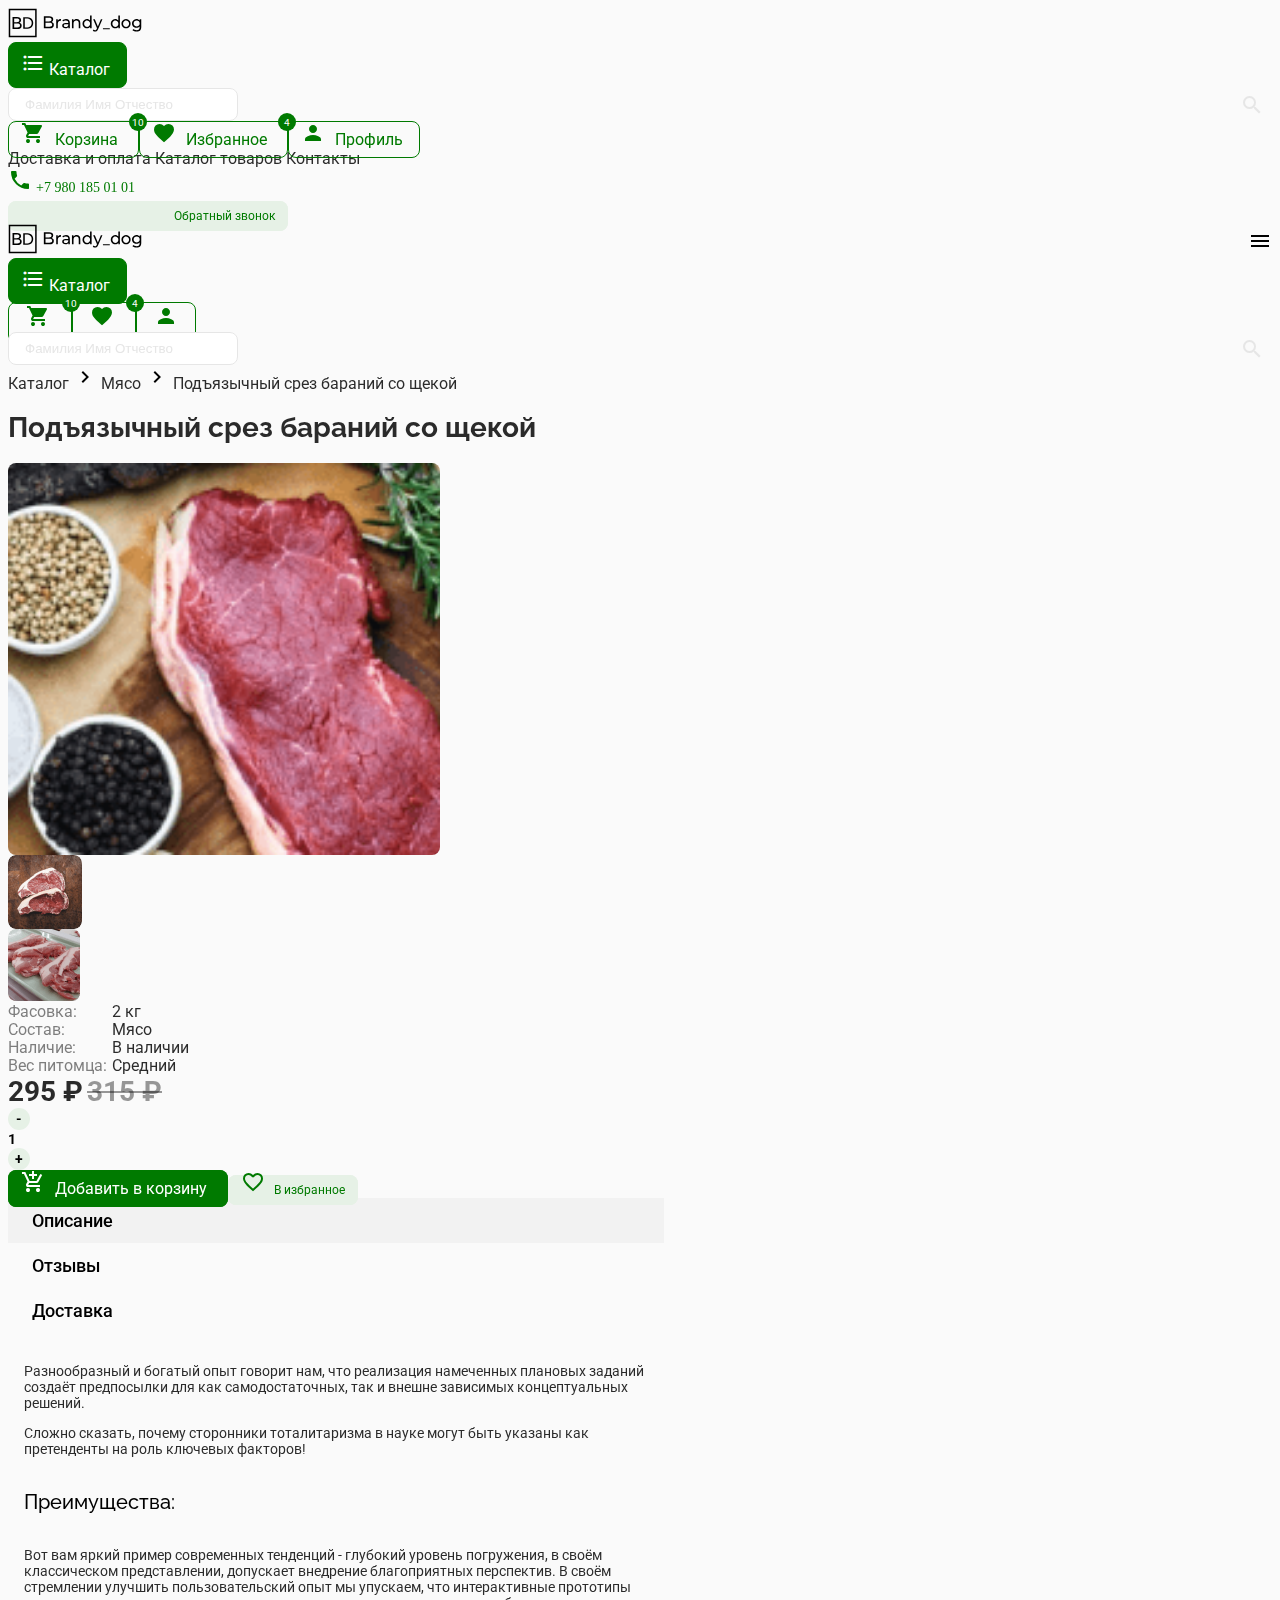
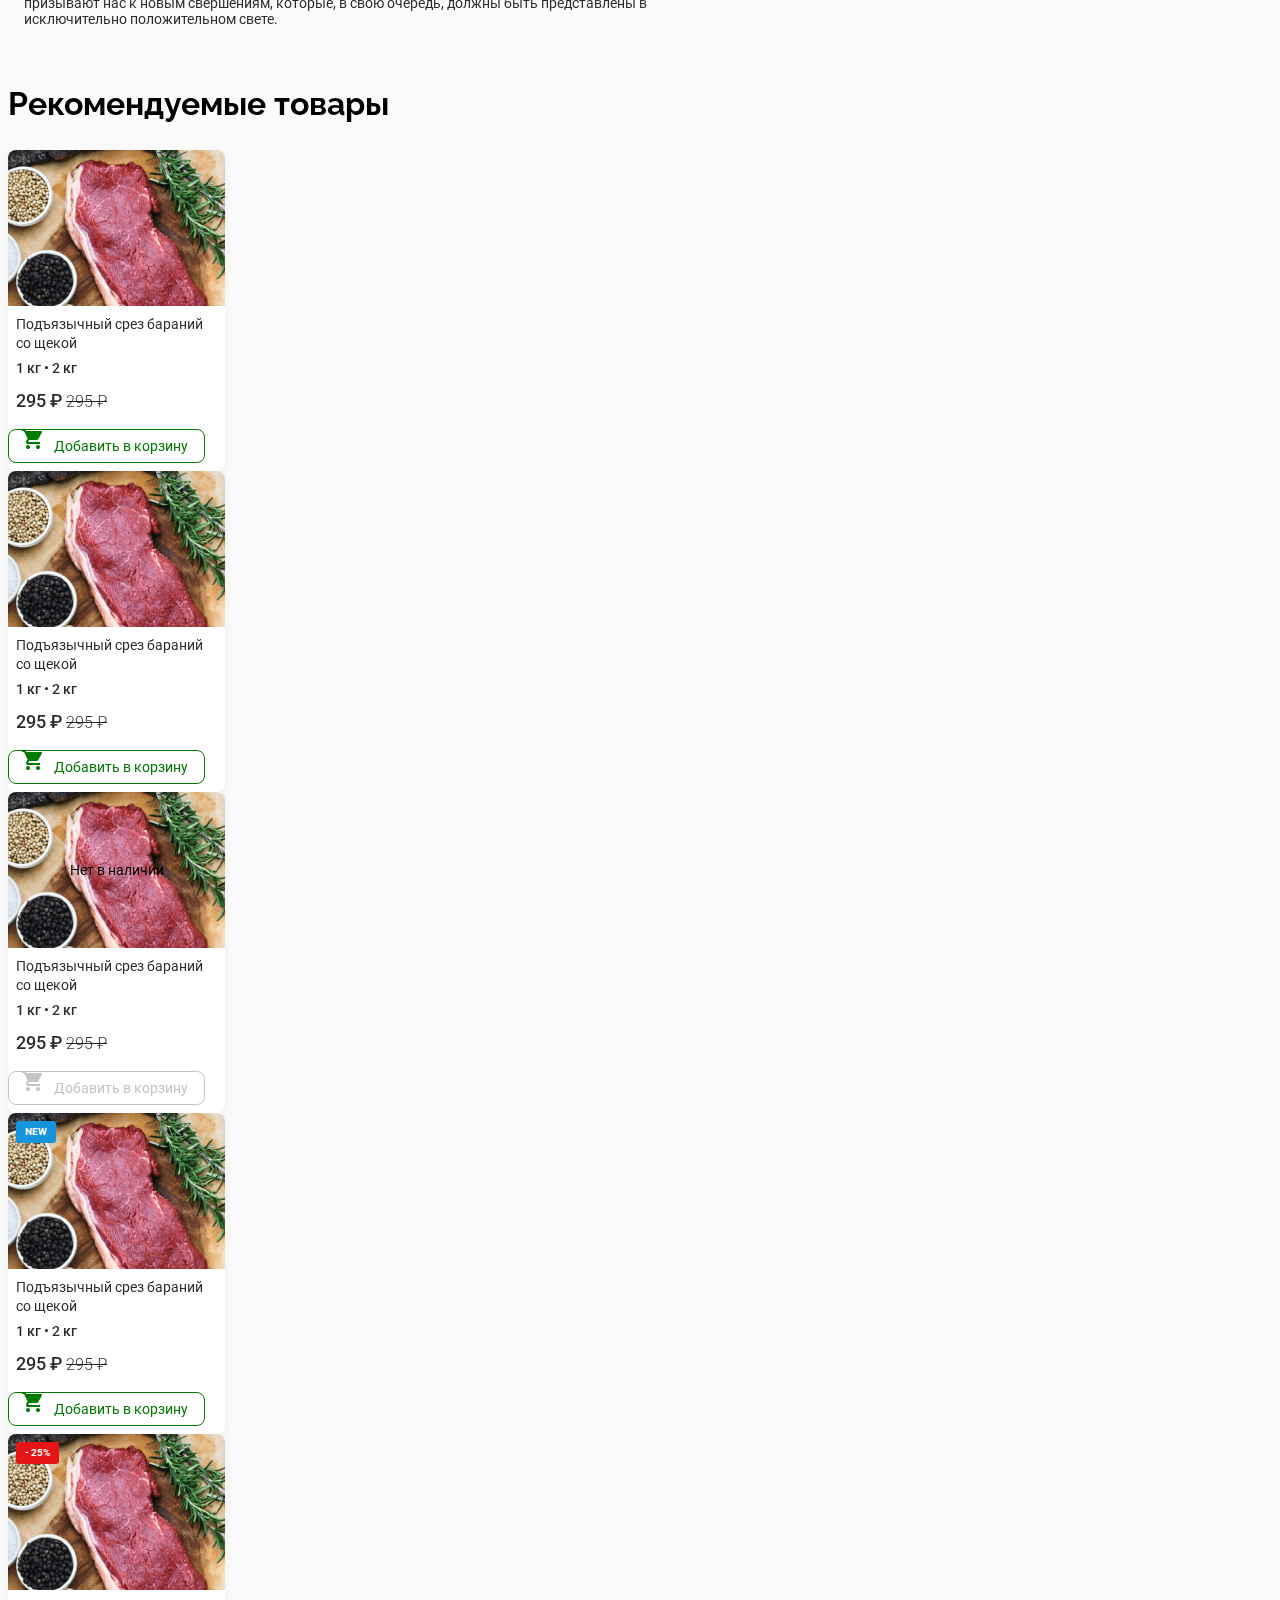
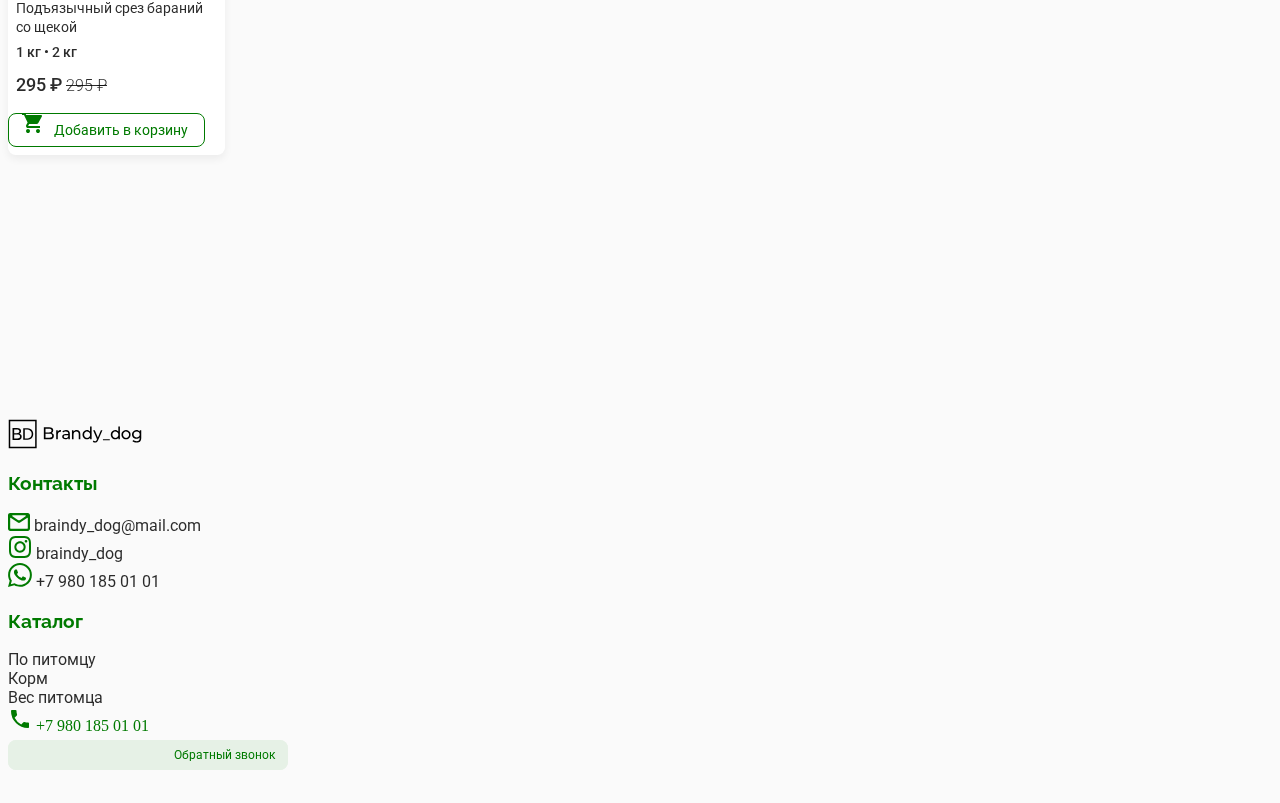
<file: product.html>
<!DOCTYPE html>
<html lang="ru">

<head>
    <meta charset="UTF-8">
    <meta http-equiv="X-UA-Compatible" content="IE=edge">
    <meta name="viewport" content="width=device-width, initial-scale=1.0">
    <title>Страница товаров</title>
    <link href="https://cdn.jsdelivr.net/npm/bootstrap@5.1.3/dist/css/bootstrap.min.css" rel="stylesheet"
        integrity="sha384-1BmE4kWBq78iYhFldvKuhfTAU6auU8tT94WrHftjDbrCEXSU1oBoqyl2QvZ6jIW3" crossorigin="anonymous">
    <link href="https://fonts.googleapis.com/icon?family=Material+Icons" rel="stylesheet">
    <link rel="stylesheet" href="assets/css/style.css">
    <link rel="preconnect" href="https://fonts.googleapis.com">
    <link rel="preconnect" href="https://fonts.googleapis.com">
    <link rel="preconnect" href="https://fonts.gstatic.com" crossorigin>
    <link
        href="https://fonts.googleapis.com/css2?family=Raleway:ital,wght@0,100;0,200;0,300;0,400;0,500;0,600;0,700;0,800;0,900;1,100;1,200;1,300;1,400;1,500;1,600;1,700;1,800;1,900&family=Roboto:ital,wght@0,100;0,300;0,400;0,500;0,700;0,900;1,100;1,300;1,400;1,500;1,700;1,900&display=swap"
        rel="stylesheet">
</head>

<body>
    <header class="c-header">
        <div class="c-header-desktop d-none d-lg-block">
            <div class="container">
                <a href="index.html" class="c-header-desktop__logo d-flex justify-content-center py-4">
                    <img src="assets/img/logo.svg" alt="Логотип" class="img-fluid">
                </a>
                <div class="c-header-desktop__top row">
                    <div class="col col-6 d-flex">
                        <div class="c-dropdown me-2">
                            <div
                                class="c-dropdown__btn c-btn c-btn-fill d-inline-flex align-items-center justify-content-center">
                                <span class="material-icons me-2">
                                    format_list_bulleted
                                </span>
                                <span class="c-dropdown__btn-text">Каталог</span>
                            </div>
                            <div class="c-dropdown__content">
                                <div class="c-dropdown__content-group">
                                    <h5 class="c-dropdown__content-title">По питомцу</h5>
                                    <div class="d-flex c-dropdown__content-group-item">
                                        <div class="d-flex flex-column ms-3">
                                            <a href="products.html" class="c-link">Собакам</a>
                                            <a href="products.html" class="c-link">Котам</a>
                                            <a href="products.html" class="c-link">Хорькам</a>
                                        </div>
                                    </div>
                                </div>
                                <div class="c-dropdown__content-group">
                                    <h5 class="c-dropdown__content-title">Вес питомца</h5>
                                    <div class="d-flex c-dropdown__content-group-item">
                                        <div class="d-flex flex-column ms-3">
                                            <a href="products.html" class="c-link">Малые, 10 кг</a>
                                            <a href="products.html" class="c-link">Средние, 20 кг</a>
                                            <a href="products.html" class="c-link">Большие, 40 кг</a>
                                            <a href="products.html" class="c-link">Гиганты, 55 кг</a>
                                        </div>
                                    </div>
                                </div>
                                <div class="c-dropdown__content-group">
                                    <h5 class="c-dropdown__content-title">Корм</h5>
                                    <div class="d-flex c-dropdown__content-group-item">
                                        <div class="d-flex flex-column ms-3">
                                            <a href="products.html" class="c-link">Регулярный</a>
                                            <a href="products.html" class="c-link">Лечебный</a>
                                            <a href="products.html" class="c-link">Для алергиков</a>
                                        </div>
                                    </div>
                                </div>
                            </div>
                        </div>
                        <div class="input input-search">
                            <div>
                                <input type="text" class="input__input input-search__input"
                                    placeholder="Фамилия Имя Отчество">
                                <a href="#" class="material-icons input-search__icon">
                                    search
                                </a>
                            </div>
                        </div>
                    </div>
                    <div class="col col-6 d-flex align-items-center justify-content-end">
                        <a href="cart.html" class="c-btn d-inline-flex align-items-center justify-content-center">
                            <span class="c-btn__caption">10</span>
                            <span class="material-icons c-btn__icon">
                                shopping_cart
                            </span>
                            Корзина
                        </a>
                        <a href="cart.html" class="c-btn d-inline-flex align-items-center justify-content-center ms-2">
                            <span class="c-btn__caption">4</span>
                            <span class="material-icons c-btn__icon">
                                favorite
                            </span>
                            Избранное
                        </a>
                        <a href="profile.html" class="c-btn d-inline-flex align-items-center justify-content-center ms-2">
                            <span class="material-icons c-btn__icon">
                                person
                            </span>
                            Профиль
                        </a>
                    </div>
                </div>
            </div>
            <div class="c-header-desktop__bottom">
                <div class="container px-5 py-4 d-flex justify-content-between align-items-center">
                    <div>
                        <a href="delivery.html" class="c-link px-2">Доставка и оплата</a>
                        <a href="products.html" class="c-link px-2">Каталог товаров</a>
                        <a href="contacts.html" class="c-link px-2">Контакты</a>
                    </div>
                    <div class="d-flex align-items-center">
                        <div class="c-header-desktop__phone-icon d-flex align-items-center me-4">
                            <span class="material-icons c-footer__icon me-1">
                                phone
                            </span>
                            <a href="tel:+7 980 185 01 01" class="c-header-desktop__phone">+7 980 185 01 01</a>
                        </div>
                        <div>
                            <span style="cursor: pointer;"
                                class="c-btn c-btn-footer d-inline-flex align-items-center justify-content-center open-modal-btn">
                                <span class="material-icons c-btn__icon">
                                    logout
                                </span>
                                Обратный звонок
                            </span>
                        </div>
                    </div>
                </div>
            </div>
        </div>
        <div class="c-header-mobile d-lg-none d-block">
            <div class="container">
                <div class="c-header-mobile__logo d-flex justify-content-center my-3">
                    <span class="material-icons c-header-mobile__toggle-btn">
                        menu
                    </span>
                    <a href="index.html"><img src="assets/img/logo.svg" alt="Логотип" class="img-fluid"></a>
                </div>
            </div>
            <div class="c-header-mobile__top">
                <div class="container d-flex justify-content-between align-items-center">
                    <div class="c-dropdown">
                        <div
                            class="c-dropdown__btn c-btn c-btn-fill d-inline-flex align-items-center justify-content-center">
                            <span class="material-icons me-2">
                                format_list_bulleted
                            </span>
                            <span class="c-dropdown__btn-text">Каталог</span>
                        </div>
                        <div class="c-dropdown__content">
                            <div class="c-dropdown__content-group">
                                <h5 class="c-dropdown__content-title">По питомцу</h5>
                                <div class="d-flex c-dropdown__content-group-item">
                                    <div class="d-flex flex-column ms-3">
                                        <a href="products.html" class="c-link">Собакам</a>
                                        <a href="products.html" class="c-link">Котам</a>
                                        <a href="products.html" class="c-link">Хорькам</a>
                                    </div>
                                </div>
                            </div>
                            <div class="c-dropdown__content-group">
                                <h5 class="c-dropdown__content-title">Вес питомца</h5>
                                <div class="d-flex c-dropdown__content-group-item">
                                    <div class="d-flex flex-column ms-3">
                                        <a href="products.html" class="c-link">Малые, 10 кг</a>
                                        <a href="products.html" class="c-link">Средние, 20 кг</a>
                                        <a href="products.html" class="c-link">Большие, 40 кг</a>
                                        <a href="products.html" class="c-link">Гиганты, 55 кг</a>
                                    </div>
                                </div>
                            </div>
                            <div class="c-dropdown__content-group">
                                <h5 class="c-dropdown__content-title">Корм</h5>
                                <div class="d-flex c-dropdown__content-group-item">
                                    <div class="d-flex flex-column ms-3">
                                        <a href="products.html" class="c-link">Регулярный</a>
                                        <a href="products.html" class="c-link">Лечебный</a>
                                        <a href="products.html" class="c-link">Для алергиков</a>
                                    </div>
                                </div>
                            </div>
                        </div>
                    </div>
                    <div class="d-flex">
                        <a href="cart.html" class="c-btn c-btn-icon d-inline-flex align-items-center justify-content-center">
                            <span class="c-btn__caption">10</span>
                            <span class="material-icons c-btn__icon">
                                shopping_cart
                            </span>
                        </a>
                        <a href="cart.html"
                            class="c-btn c-btn-icon d-inline-flex align-items-center justify-content-center ms-2">
                            <span class="c-btn__caption">4</span>
                            <span class="material-icons c-btn__icon">
                                favorite
                            </span>
                        </a>
                        <a href="profile.html"
                            class="c-btn c-btn-icon d-inline-flex align-items-center justify-content-center ms-2">
                            <span class="material-icons c-btn__icon">
                                person
                            </span>
                        </a>
                    </div>
                </div>
            </div>
            <div class="c-header-mobile__bottom py-2">
                <div class="container">
                    <div class="input input-search w-100">
                        <div>
                            <input type="text" class="input__input input-search__input w-100"
                                placeholder="Фамилия Имя Отчество">
                            <a href="#" class="material-icons input-search__icon">
                                search
                            </a>
                        </div>
                    </div>
                </div>
            </div>
        </div>
        <div class="c-header-mobile-menu">
            <div class="c-header-mobile-menu__content w-100">
                <div class="container position-relative">
                    <span class="material-icons c-header-mobile-menu__close-btn">
                        close
                    </span>
                    <div class="d-flex flex-column align-items-center">
                        <a href="delivery.html" class="c-link py-2">Доставка и оплата</a>
                        <a href="products.html" class="c-link py-2">Каталог товаров</a>
                        <a href="contacts.html" class="c-link py-2">Контакты</a>
                    </div>
                    <div class="d-flex justify-content-between">
                        <div class="c-header-desktop__phone-icon d-flex align-items-center">
                            <span class="material-icons c-footer__icon me-1">
                                phone
                            </span>
                            <a href="tel:+7 980 185 01 01" class="c-header-desktop__phone">+7 980 185 01 01</a>
                        </div>
                        <div>
                            <span style="cursor: pointer;"
                                class="c-btn c-btn-footer d-inline-flex align-items-center justify-content-center open-modal-btn">
                                <span class="material-icons c-btn__icon">
                                    logout
                                </span>
                                Обратный звонок
                            </span>
                        </div>
                    </div>
                </div>
            </div>
        </div>
    </header>
    <main class="c-product-page">
        <section class="section-1">
            <div class="container">
                <div class="d-flex align-items-center">
                    <span class="c-description c-link">Каталог</span>
                    <span class="material-icons mx-2">
                        chevron_right
                    </span>
                    <span class="c-description c-link">Мясо</span>
                    <span class="material-icons mx-2">
                        chevron_right
                    </span>
                    <span class="c-description c-link">Подъязычный срез бараний со щекой</span>
                </div>
                <div class="row mt-5">
                    <div class="col col-lg-8 offset-lg-2">
                        <h1 class="c-h3">Подъязычный срез бараний со щекой</h1>
                        <div class="d-flex flex-wrap">
                            <div>
                                <div class="section-1__container-img-full c-img-container">
                                    <img src="assets/img/myaso.png" alt="Изображение" class="c-img">
                                </div>
                                <div class="d-flex mt-2">
                                    <div class="section-1__container-img me-2">
                                        <img src="assets/img/product-1.png" alt="Изображение" class="c-img">
                                    </div>
                                    <div class="section-1__container-img me-2">
                                        <img src="assets/img/product-2.png" alt="Изображение" class="c-img">
                                    </div>
                                </div>
                            </div>
                            <div class="p-4">
                                <div class="mb-2">
                                    <span class="c-description-big section-1__gray-text">Фасовка:</span>
                                    <span class="c-description-big">2 кг</span>
                                </div>
                                <div class="mb-2">
                                    <span class="c-description-big section-1__gray-text">Состав:</span>
                                    <span class="c-description-big">Мясо</span>
                                </div>
                                <div class="mb-2">
                                    <span class="c-description-big section-1__gray-text">Наличие:</span>
                                    <span class="c-description-big">В наличии</span>
                                </div>
                                <div class="mb-2">
                                    <span class="c-description-big section-1__gray-text">Вес питомца:</span>
                                    <span class="c-description-big">Средний</span>
                                </div>
                                <div class="d-flex mt-4">
                                    <span class="section-1__price">295 ₽</span>
                                    <span class="section-1__old-price ms-3">315 ₽</span>
                                </div>
                                <div class="d-flex align-items-center c-amount mt-4">
                                    <a href="#" class="c-amount__btn">
                                        <span class="c-amount__sign">-</span>
                                    </a>
                                    <span class="c-amount__num mx-3">1</span>
                                    <a href="#" class="c-amount__btn">
                                        <span class="c-amount__sign">+</span>
                                    </a>
                                </div>
                                <div class="d-flex align-items-center justify-content-around mt-4 flex-wrap">
                                    <a href="#"
                                        class="c-btn c-btn-fill d-inline-flex align-items-center justify-content-center me-2 mb-2">
                                        <span class="material-icons c-btn__icon">
                                            add_shopping_cart
                                        </span>
                                        Добавить в корзину
                                    </a>
                                    <a href="#"
                                        class="c-btn c-btn-footer d-inline-flex align-items-center justify-content-center mb-2">
                                        <span class="material-icons c-btn__icon">
                                            favorite_border
                                        </span>
                                        В избранное
                                    </a>
                                </div>
                            </div>
                        </div>
                    </div>
                </div>
            </div>
        </section>
        <section class="section-2">
            <div class="container">
                <div class="d-flex justify-content-center mt-5">
                    <article class="c-tabs">
                        <div class="c-tabs__top d-flex">
                            <div class="c-tabs__tab c-tabs__tab_active">Описание</div>
                            <div class="c-tabs__tab">Отзывы</div>
                            <div class="c-tabs__tab">Доставка</div>
                        </div>
                        <div class="c-tabs__content">
                            <div class="c-tabs__item c-tabs__item_active">
                                <p class="c-p">Разнообразный и богатый опыт говорит нам, что реализация намеченных плановых заданий создаёт предпосылки для как самодостаточных, так и внешне зависимых концептуальных решений.</p>
                                <p class="c-p">Сложно сказать, почему сторонники тоталитаризма в науке могут быть указаны как претенденты на роль ключевых факторов! </p>
                                <h5 class="c-h5">Преимущества:</h5>
                                <p class="c-p">Вот вам яркий пример современных тенденций - глубокий уровень погружения, в своём классическом представлении, допускает внедрение благоприятных перспектив. В своём стремлении улучшить пользовательский опыт мы упускаем, что интерактивные прототипы призывают нас к новым свершениям, которые, в свою очередь, должны быть представлены в исключительно положительном свете.</p>
                            </div>
                            <div class="c-tabs__item">
                                <h5 class="c-h5">Ирина Кайратовна</h5>
                                <p class="c-p">Лучшая покупка для моего Шарика! Очень пронравилось, бегает довольный. Всем советую!</p>
                                <h5 class="c-h5">Ирина Кайратовна</h5>
                                <p class="c-p">Лучшая покупка для моего Шарика! Очень пронравилось, бегает довольный. Всем советую!</p>
                            </div>
                            <div class="c-tabs__item">
                                <p class="c-p">Доставка работает на следующий день или через день. Доставка бесплатно (включим в стоимость продукции).</p>
                            </div>
                        </div>
                    </article>
                </div>
            </div>
        </section>
        <section class="section-3">
            <div class="container">
                <div class="mt-5">
                    <h2 class="c-h2">Рекомендуемые товары</h2>
                    <div class="d-flex justify-content-md-between justify-content-center flex-wrap mt-3">
                        <article class="c-card-1 d-inline-flex flex-column mb-3 mx-2 mx-md-0">
                            <div class="c-card-1__img-container">
                                <img src="assets/img/myaso.png" alt="Изображение товара"
                                    class="c-card-1__img img-fluid">
                            </div>
                            <div class="c-card-1__content">
                                <a href="product.html" class="c-card-1__title">Подъязычный срез бараний со щекой</a>
                                <p class="c-card-1__description">1 кг • 2 кг </p>
                                <div>
                                    <span class="c-card-1__price">295 ₽</span>
                                    <span class="c-card-1__old-price">295 ₽</span>
                                </div>
                            </div>
                            <div class="c-card-1__bottom d-flex justify-content-center">
                                <a href="product.html"
                                    class="c-btn c-card-1__btn d-inline-flex align-items-center justify-content-center">
                                    <span class="material-icons c-btn__icon">
                                        shopping_cart
                                    </span>
                                    Добавить в корзину
                                </a>
                            </div>
                        </article>
                        <article class="c-card-1 d-inline-flex flex-column mb-3 mx-2 mx-md-0">
                            <div class="c-card-1__img-container">
                                <img src="assets/img/myaso.png" alt="Изображение товара"
                                    class="c-card-1__img img-fluid">
                            </div>
                            <div class="c-card-1__content">
                                <a href="product.html" class="c-card-1__title">Подъязычный срез бараний со щекой</a>
                                <p class="c-card-1__description">1 кг • 2 кг </p>
                                <div>
                                    <span class="c-card-1__price">295 ₽</span>
                                    <span class="c-card-1__old-price">295 ₽</span>
                                </div>
                            </div>
                            <div class="c-card-1__bottom d-flex justify-content-center">
                                <a href="#"
                                    class="c-btn c-card-1__btn d-inline-flex align-items-center justify-content-center">
                                    <span class="material-icons c-btn__icon">
                                        shopping_cart
                                    </span>
                                    Добавить в корзину
                                </a>
                            </div>
                        </article>
                        <article class="c-card-1 d-inline-flex flex-column mb-3 mx-2 mx-md-0">
                            <div class="c-card-1__img-container">
                                <span class="c-card-1__empty">Нет в наличии</span>
                                <img src="assets/img/myaso.png" alt="Изображение товара"
                                    class="c-card-1__img img-fluid">
                            </div>
                            <div class="c-card-1__content">
                                <a href="product.html" class="c-card-1__title">Подъязычный срез бараний со щекой</a>
                                <p class="c-card-1__description">1 кг • 2 кг </p>
                                <div>
                                    <span class="c-card-1__price">295 ₽</span>
                                    <span class="c-card-1__old-price">295 ₽</span>
                                </div>
                            </div>
                            <div class="c-card-1__bottom d-flex justify-content-center">
                                <a href="product.html"
                                    class="c-btn c-btn_disabled c-card-1__btn d-inline-flex align-items-center justify-content-center">
                                    <span class="material-icons c-btn__icon">
                                        shopping_cart
                                    </span>
                                    Добавить в корзину
                                </a>
                            </div>
                        </article>
                        <article class="c-card-1 d-inline-flex flex-column mb-3 mx-2 mx-md-0">
                            <div class="c-card-1__img-container">
                                <span class="c-card-1__new">NEW</span>
                                <img src="assets/img/myaso.png" alt="Изображение товара"
                                    class="c-card-1__img img-fluid">
                            </div>
                            <div class="c-card-1__content">
                                <a href="product.html" class="c-card-1__title">Подъязычный срез бараний со щекой</a>
                                <p class="c-card-1__description">1 кг • 2 кг </p>
                                <div>
                                    <span class="c-card-1__price">295 ₽</span>
                                    <span class="c-card-1__old-price">295 ₽</span>
                                </div>
                            </div>
                            <div class="c-card-1__bottom d-flex justify-content-center">
                                <a href="product.html"
                                    class="c-btn c-card-1__btn d-inline-flex align-items-center justify-content-center">
                                    <span class="material-icons c-btn__icon">
                                        shopping_cart
                                    </span>
                                    Добавить в корзину
                                </a>
                            </div>
                        </article>
                        <article class="c-card-1 d-inline-flex flex-column mb-3 mx-2 mx-md-0">
                            <div class="c-card-1__img-container">
                                <span class="c-card-1__sale">- 25%</span>
                                <img src="assets/img/myaso.png" alt="Изображение товара"
                                    class="c-card-1__img img-fluid">
                            </div>
                            <div class="c-card-1__content">
                                <a href="product.html" class="c-card-1__title">Подъязычный срез бараний со щекой</a>
                                <p class="c-card-1__description">1 кг • 2 кг </p>
                                <div>
                                    <span class="c-card-1__price">295 ₽</span>
                                    <span class="c-card-1__old-price">295 ₽</span>
                                </div>
                            </div>
                            <div class="c-card-1__bottom d-flex justify-content-center">
                                <a href="product.html"
                                    class="c-btn c-card-1__btn d-inline-flex align-items-center justify-content-center">
                                    <span class="material-icons c-btn__icon">
                                        shopping_cart
                                    </span>
                                    Добавить в корзину
                                </a>
                            </div>
                        </article>
                    </div>
                </div>
            </div>
        </section>
        <div class="c-modal-container">
            <article class="c-modal">
                <h5 class="c-h5">Заказать обратный звонок</h5>
                <div class="input mt-4">
                    <span class="input__title input__title_required">Имя</span>
                    <div>
                        <input type="text" class="input__input w-100" placeholder="Фамилия Имя Отчество">
                    </div>
                </div>
                <div class="input mt-2">
                    <span class="input__title input__title_required">Телефон</span>
                    <div>
                        <input type="text" class="input__input w-100" placeholder="Телефон">
                    </div>
                </div>
                <div class="input mt-2">
                    <span class="input__title">Коментарий</span>
                    <div>
                        <textarea class="input__input w-100" placeholder="Коментарий"></textarea>
                    </div>
                </div>
                <label class="d-flex mt-3 c-input-checkbox-container">
                    <input class="c-input-checkbox" type="checkbox" name="pay">
                    <div class="c-input-checkbox-custom me-2"></div>
                    <span class="c-description-big">Я даю согласие на <a href="#" class="c-link-underline">обработку
                            персональных данных</a></span>
                </label>
                <div class="d-flex justify-content-between align-items-center mt-3">
                    <a href="#" style="font-size: 1rem; padding: 8px 16px 8px 12px;"
                        class="c-btn c-btn-footer d-inline-flex align-items-center justify-content-center mb-2 modal-close-btn">
                        Закрыть
                    </a>
                    <a href="#"
                        class="c-btn c-btn-fill d-inline-flex align-items-center justify-content-center me-2 mb-2">
                        Войти
                    </a>
                </div>
            </article>
        </div>
    </main>
    <footer class="c-footer">
        <div class="container">
            <div class="row">
                <div class="col-12 col-lg-3 mb-lg-0 mb-3 d-none d-lg-block">
                    <img src="assets/img/logo.svg" alt="Логотип" class="img-fluid">
                </div>
                <div class="col-12 col-lg-3 d-flex flex-column align-items-lg-center mb-lg-0 mb-3">
                    <div>
                        <h3 class="c-footer__title">Контакты</h3>
                        <div class="c-footer__item-icon d-flex align-items-center mb-2">

                            <svg class="c-footer__icon me-2" width="22" height="18" viewBox="0 0 22 18" fill="none"
                                xmlns="http://www.w3.org/2000/svg">
                                <path
                                    d="M19.8 18H2.2C1.61652 18 1.05695 17.7629 0.644365 17.341C0.231785 16.919 0 16.3467 0 15.75V2.15213C0.0246759 1.57251 0.26731 1.02505 0.677246 0.624038C1.08718 0.223023 1.63273 -0.000548144 2.2 1.00926e-06H19.8C20.3835 1.00926e-06 20.9431 0.237054 21.3556 0.659011C21.7682 1.08097 22 1.65326 22 2.25V15.75C22 16.3467 21.7682 16.919 21.3556 17.341C20.9431 17.7629 20.3835 18 19.8 18ZM2.98162 4.88429C2.64971 4.65805 2.2 4.89575 2.2 5.29744V15.25C2.2 15.5261 2.42386 15.75 2.7 15.75H19.3C19.5761 15.75 19.8 15.5261 19.8 15.25V5.29744C19.8 4.89575 19.3503 4.65805 19.0184 4.88429L12.1265 9.58214C11.4469 10.0454 10.5531 10.0454 9.87352 9.58214L2.98162 4.88429ZM4.7009 2.25C4.20889 2.25 4.01272 2.88594 4.41923 3.16311L9.87333 6.88182C10.553 7.34521 11.447 7.34521 12.1267 6.88181L17.5808 3.16311C17.9873 2.88594 17.7911 2.25 17.2991 2.25H4.7009Z"
                                    fill="#007A00" />
                            </svg>

                            <a href="mailto:braindy_dog@mail.com" class="c-footer__link">braindy_dog@mail.com</a>
                        </div>
                        <div class="c-footer__item-icon d-flex align-items-center mb-2">
                            <!-- <span class="material-icons c-footer__icon me-2">
                                instagram
                            </span> -->

                            <svg class="c-footer__icon me-2" width="24" height="24" viewBox="0 0 24 24" fill="none"
                                xmlns="http://www.w3.org/2000/svg">
                                <path fill-rule="evenodd" clip-rule="evenodd"
                                    d="M7.465 1.066C8.638 1.012 9.012 1 12 1C14.988 1 15.362 1.013 16.534 1.066C17.706 1.119 18.506 1.306 19.206 1.577C19.939 1.854 20.604 2.287 21.154 2.847C21.714 3.396 22.146 4.06 22.422 4.794C22.694 5.494 22.88 6.294 22.934 7.464C22.988 8.639 23 9.013 23 12C23 14.988 22.987 15.362 22.934 16.535C22.881 17.705 22.694 18.505 22.422 19.205C22.146 19.9391 21.7133 20.6042 21.154 21.154C20.604 21.714 19.939 22.146 19.206 22.422C18.506 22.694 17.706 22.88 16.536 22.934C15.362 22.988 14.988 23 12 23C9.012 23 8.638 22.987 7.465 22.934C6.295 22.881 5.495 22.694 4.795 22.422C4.06092 22.146 3.39582 21.7133 2.846 21.154C2.28638 20.6047 1.85331 19.9399 1.577 19.206C1.306 18.506 1.12 17.706 1.066 16.536C1.012 15.361 1 14.987 1 12C1 9.012 1.013 8.638 1.066 7.466C1.119 6.294 1.306 5.494 1.577 4.794C1.85372 4.06008 2.28712 3.39531 2.847 2.846C3.39604 2.2865 4.06047 1.85344 4.794 1.577C5.494 1.306 6.294 1.12 7.464 1.066H7.465ZM16.445 3.046C15.285 2.993 14.937 2.982 12 2.982C9.063 2.982 8.715 2.993 7.555 3.046C6.482 3.095 5.9 3.274 5.512 3.425C4.999 3.625 4.632 3.862 4.247 4.247C3.88205 4.60205 3.60118 5.03428 3.425 5.512C3.274 5.9 3.095 6.482 3.046 7.555C2.993 8.715 2.982 9.063 2.982 12C2.982 14.937 2.993 15.285 3.046 16.445C3.095 17.518 3.274 18.1 3.425 18.488C3.601 18.965 3.882 19.398 4.247 19.753C4.602 20.118 5.035 20.399 5.512 20.575C5.9 20.726 6.482 20.905 7.555 20.954C8.715 21.007 9.062 21.018 12 21.018C14.938 21.018 15.285 21.007 16.445 20.954C17.518 20.905 18.1 20.726 18.488 20.575C19.001 20.375 19.368 20.138 19.753 19.753C20.118 19.398 20.399 18.965 20.575 18.488C20.726 18.1 20.905 17.518 20.954 16.445C21.007 15.285 21.018 14.937 21.018 12C21.018 9.063 21.007 8.715 20.954 7.555C20.905 6.482 20.726 5.9 20.575 5.512C20.375 4.999 20.138 4.632 19.753 4.247C19.3979 3.88207 18.9657 3.60121 18.488 3.425C18.1 3.274 17.518 3.095 16.445 3.046ZM10.595 15.391C11.3797 15.7176 12.2534 15.7617 13.0669 15.5157C13.8805 15.2697 14.5834 14.7489 15.0556 14.0422C15.5278 13.3356 15.7401 12.4869 15.656 11.6411C15.572 10.7953 15.197 10.005 14.595 9.405C14.2112 9.02148 13.7472 8.72781 13.2363 8.54515C12.7255 8.36248 12.1804 8.29536 11.6405 8.34862C11.1006 8.40187 10.5792 8.57418 10.1138 8.85313C9.64845 9.13208 9.25074 9.51074 8.9493 9.96185C8.64786 10.413 8.45019 10.9253 8.37052 11.462C8.29084 11.9986 8.33115 12.5463 8.48854 13.0655C8.64593 13.5847 8.91648 14.0626 9.28072 14.4647C9.64496 14.8668 10.0938 15.1832 10.595 15.391ZM8.002 8.002C8.52702 7.47697 9.15032 7.0605 9.8363 6.77636C10.5223 6.49222 11.2575 6.34597 12 6.34597C12.7425 6.34597 13.4777 6.49222 14.1637 6.77636C14.8497 7.0605 15.473 7.47697 15.998 8.002C16.523 8.52702 16.9395 9.15032 17.2236 9.8363C17.5078 10.5223 17.654 11.2575 17.654 12C17.654 12.7425 17.5078 13.4777 17.2236 14.1637C16.9395 14.8497 16.523 15.473 15.998 15.998C14.9377 17.0583 13.4995 17.654 12 17.654C10.5005 17.654 9.06234 17.0583 8.002 15.998C6.94166 14.9377 6.34597 13.4995 6.34597 12C6.34597 10.5005 6.94166 9.06234 8.002 8.002ZM18.908 7.188C19.0381 7.06527 19.1423 6.91768 19.2143 6.75397C19.2863 6.59027 19.3248 6.41377 19.3274 6.23493C19.33 6.05609 19.2967 5.87855 19.2295 5.71281C19.1622 5.54707 19.0624 5.39651 18.936 5.27004C18.8095 5.14357 18.6589 5.04376 18.4932 4.97652C18.3275 4.90928 18.1499 4.87598 17.9711 4.87858C17.7922 4.88119 17.6157 4.91965 17.452 4.9917C17.2883 5.06374 17.1407 5.1679 17.018 5.298C16.7793 5.55103 16.6486 5.88712 16.6537 6.23493C16.6588 6.58274 16.7992 6.91488 17.0452 7.16084C17.2911 7.40681 17.6233 7.54723 17.9711 7.5523C18.3189 7.55737 18.655 7.42669 18.908 7.188Z"
                                    fill="#007A00" />
                            </svg>
                            <a href="index.htmlproducts.html" class="c-footer__link">braindy_dog</a>
                        </div>
                        <div class="c-footer__item-icon d-flex align-items-center mb-2">
                            <!-- <span class="material-icons c-footer__icon me-2">
                                email
                            </span> -->
                            <svg class="c-footer__icon me-2" width="24" height="24" viewBox="0 0 24 24" fill="none"
                                xmlns="http://www.w3.org/2000/svg">
                                <path fill-rule="evenodd" clip-rule="evenodd"
                                    d="M17.415 14.382C17.117 14.233 15.656 13.515 15.384 13.415C15.112 13.316 14.914 13.267 14.715 13.565C14.517 13.861 13.948 14.531 13.775 14.729C13.601 14.928 13.428 14.952 13.131 14.804C12.834 14.654 11.876 14.341 10.741 13.329C9.858 12.541 9.261 11.568 9.088 11.27C8.915 10.973 9.069 10.812 9.218 10.664C9.352 10.531 9.515 10.317 9.664 10.144C9.813 9.97004 9.862 9.84604 9.961 9.64704C10.061 9.44904 10.011 9.27604 9.936 9.12704C9.862 8.97804 9.268 7.51504 9.02 6.92004C8.779 6.34104 8.534 6.42004 8.352 6.41004C8.178 6.40204 7.98 6.40004 7.782 6.40004C7.584 6.40004 7.262 6.47404 6.99 6.77204C6.717 7.06904 5.95 7.78804 5.95 9.25104C5.95 10.713 7.014 12.126 7.163 12.325C7.312 12.523 9.258 15.525 12.239 16.812C12.949 17.118 13.502 17.301 13.933 17.437C14.645 17.664 15.293 17.632 15.805 17.555C16.375 17.47 17.563 16.836 17.811 16.142C18.058 15.448 18.058 14.853 17.984 14.729C17.91 14.605 17.712 14.531 17.414 14.382H17.415ZM11.993 21.785H11.989C10.2184 21.7854 8.48037 21.3094 6.957 20.407L6.597 20.193L2.855 21.175L3.854 17.527L3.619 17.153C2.62914 15.5774 2.10529 13.7538 2.108 11.893C2.11 6.44304 6.544 2.00904 11.997 2.00904C14.637 2.00904 17.119 3.03904 18.985 4.90704C19.9054 5.82362 20.6349 6.91361 21.1313 8.11394C21.6277 9.31427 21.8811 10.6011 21.877 11.9C21.875 17.35 17.441 21.785 11.993 21.785ZM20.405 3.48804C19.3032 2.37896 17.9922 1.49958 16.5481 0.900841C15.1039 0.302105 13.5553 -0.00407625 11.992 4.09775e-05C5.438 4.09775e-05 0.102 5.33504 0.1 11.892C0.096963 13.9788 0.644374 16.0294 1.687 17.837L0 24L6.304 22.346C8.04787 23.2962 10.0021 23.794 11.988 23.794H11.993C18.547 23.794 23.883 18.459 23.885 11.901C23.8898 10.3383 23.5848 8.79014 22.9874 7.34607C22.3901 5.90201 21.5124 4.59071 20.405 3.48804Z"
                                    fill="#007A00" />
                            </svg>

                            <a href="tel:+7 980 185 01 01" class="c-footer__link">+7 980 185 01 01</a>
                        </div>
                    </div>
                </div>
                <div class="col-12 col-lg-3 d-flex flex-column align-items-lg-center mb-lg-0 mb-3">
                    <div>
                        <h3 class="c-footer__title">Каталог</h3>
                        <div class="c-footer__item-text">
                            <a href="products.html" class="c-footer__link">По питомцу</a>
                        </div>
                        <div class="c-footer__item-text">
                            <a href="products.html" class="c-footer__link">Корм</a>
                        </div>
                        <div class="c-footer__item-text">
                            <a href="products.html" class="c-footer__link">Вес питомца</a>
                        </div>
                    </div>
                </div>
                <div class="col-12 col-lg-3">
                    <div class="d-flex flex-lg-column align-items-lg-end">
                        <div class="c-footer__phone-icon d-flex align-items-center mb-lg-2 me-3 me-lg-0">
                            <span class="material-icons c-footer__icon me-1">
                                phone
                            </span>
                            <a href="tel:+7 980 185 01 01" class="c-footer__phone">+7 980 185 01 01</a>
                        </div>
                        <div>
                            <span style="cursor: pointer;"
                                class="c-btn c-btn-footer d-inline-flex align-items-center justify-content-center open-modal-btn">
                                <span class="material-icons c-btn__icon">
                                    logout
                                </span>
                                Обратный звонок
                            </span>
                        </div>
                    </div>
                </div>
            </div>
        </div>
    </footer>
    <script src="https://cdn.jsdelivr.net/npm/@popperjs/core@2.10.2/dist/umd/popper.min.js"
        integrity="sha384-7+zCNj/IqJ95wo16oMtfsKbZ9ccEh31eOz1HGyDuCQ6wgnyJNSYdrPa03rtR1zdB"
        crossorigin="anonymous"></script>
    <script src="https://cdn.jsdelivr.net/npm/bootstrap@5.1.3/dist/js/bootstrap.min.js"
        integrity="sha384-QJHtvGhmr9XOIpI6YVutG+2QOK9T+ZnN4kzFN1RtK3zEFEIsxhlmWl5/YESvpZ13"
        crossorigin="anonymous"></script>
    <script src="assets/js/script.js"></script>
</body>

</html>
</file>
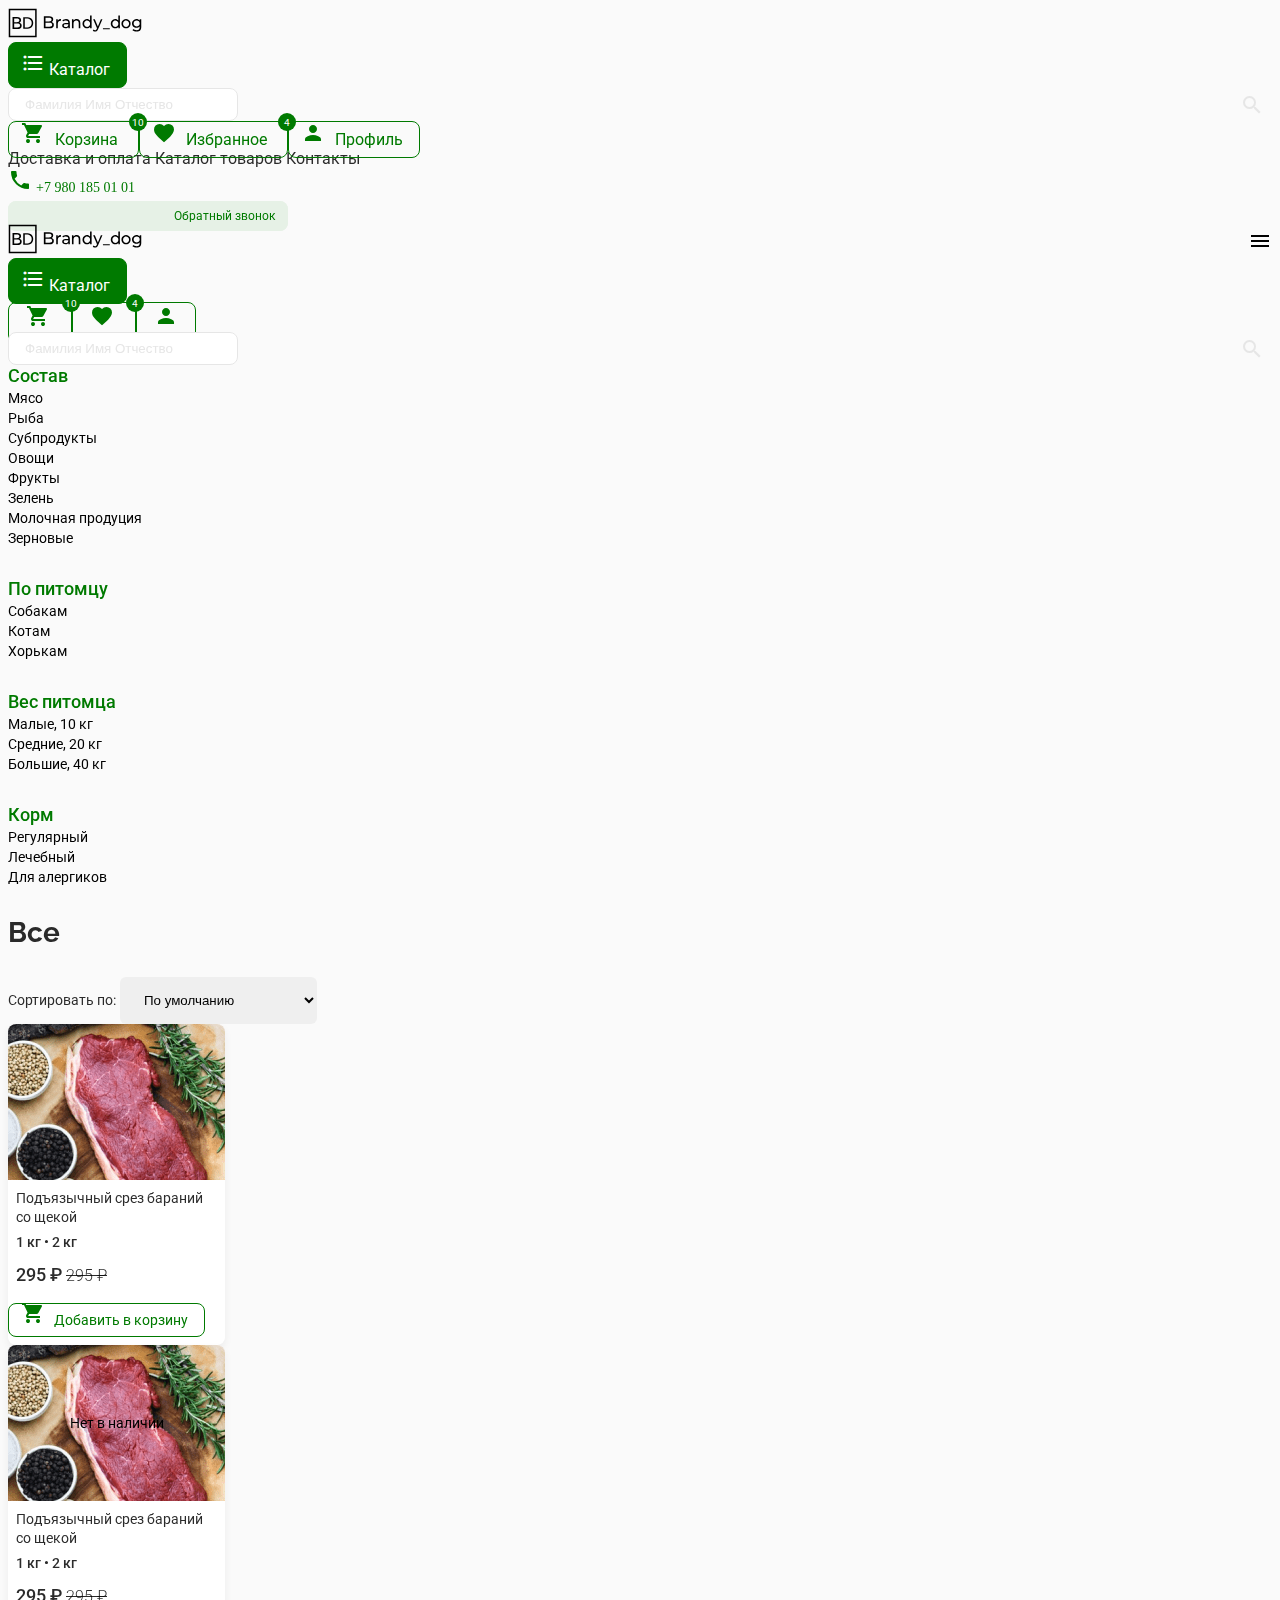
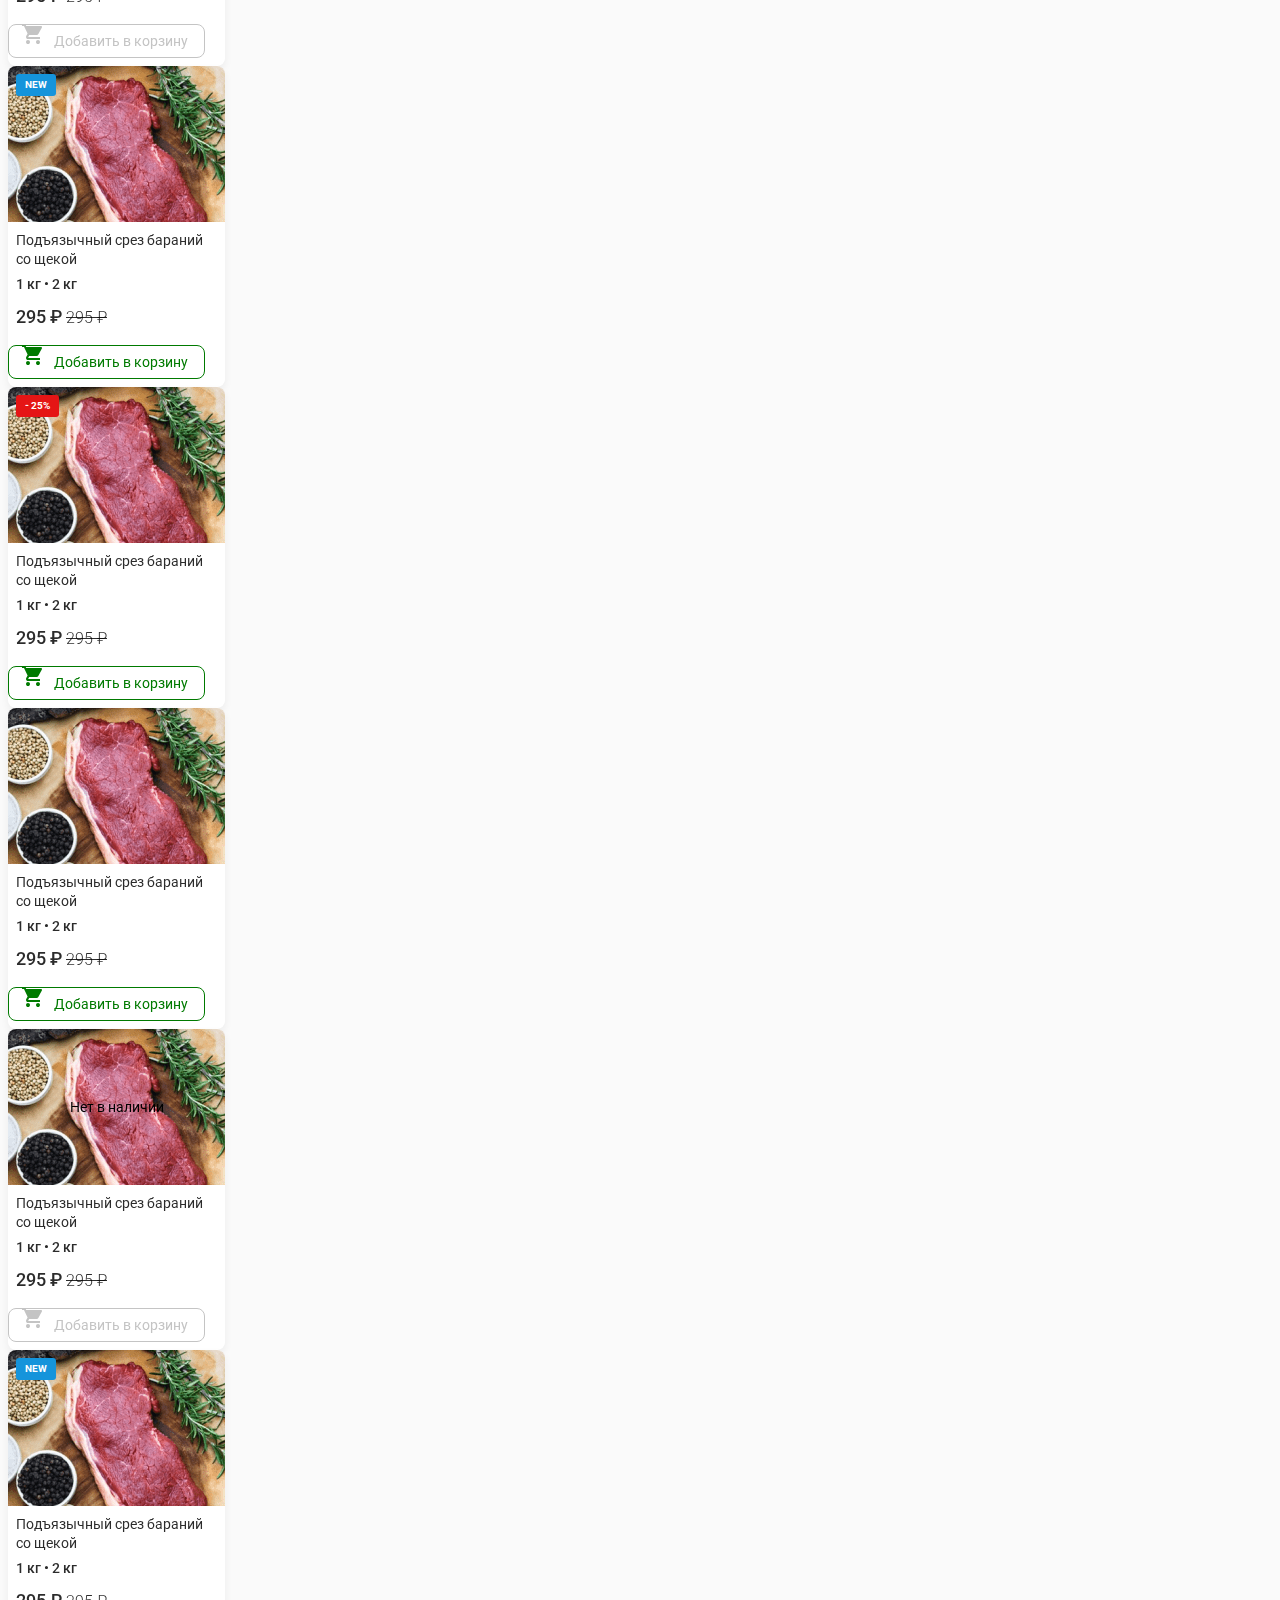
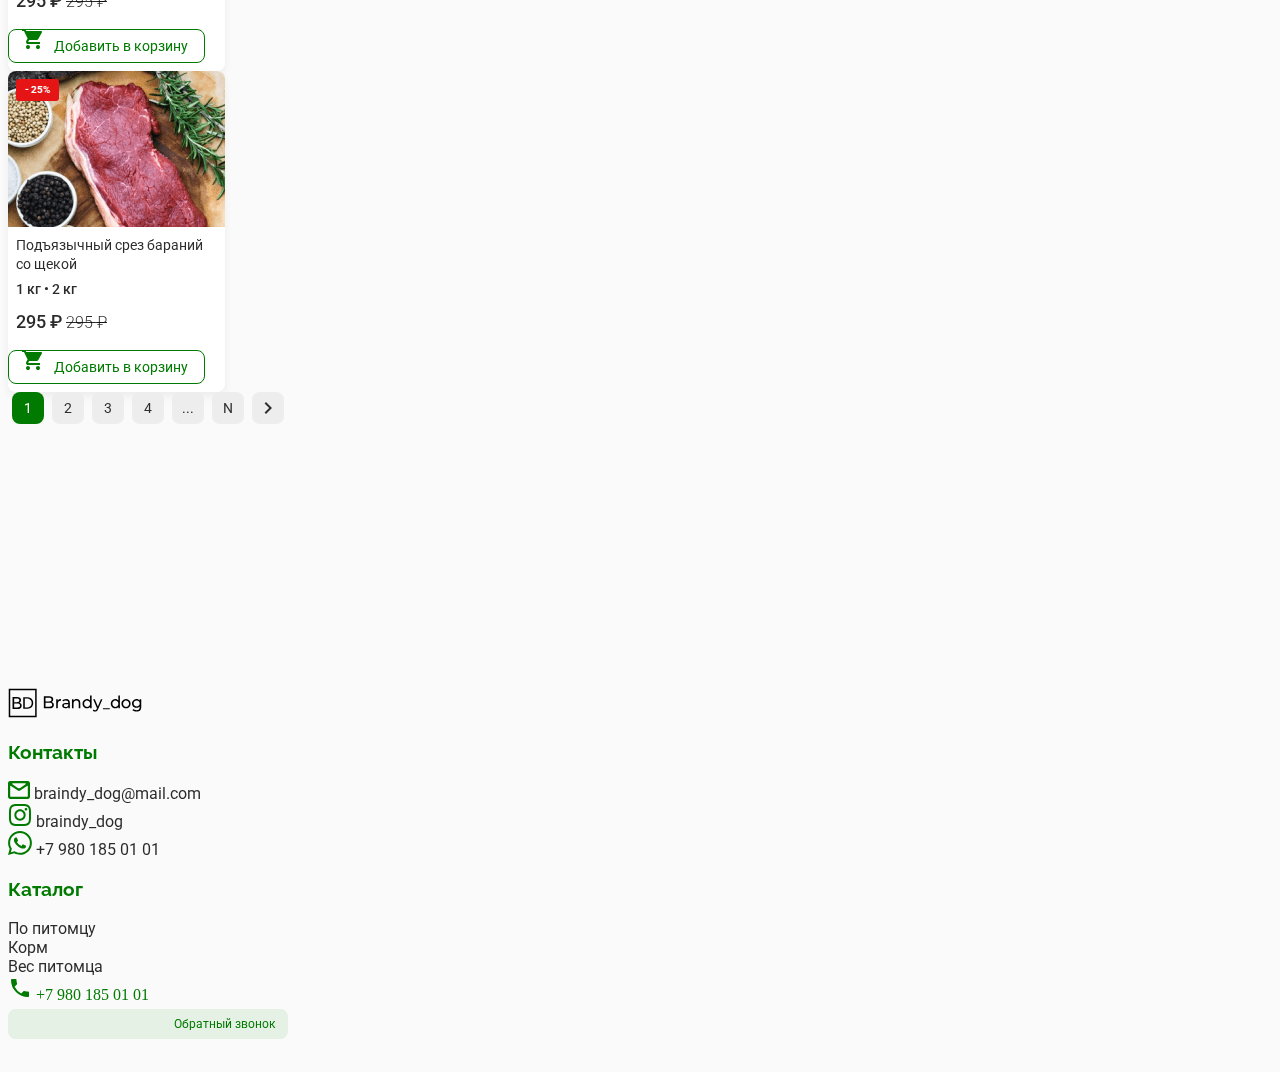
<file: products.html>
<!DOCTYPE html>
<html lang="ru">

<head>
    <meta charset="UTF-8">
    <meta http-equiv="X-UA-Compatible" content="IE=edge">
    <meta name="viewport" content="width=device-width, initial-scale=1.0">
    <title>Страница товаров</title>
    <link href="https://cdn.jsdelivr.net/npm/bootstrap@5.1.3/dist/css/bootstrap.min.css" rel="stylesheet"
        integrity="sha384-1BmE4kWBq78iYhFldvKuhfTAU6auU8tT94WrHftjDbrCEXSU1oBoqyl2QvZ6jIW3" crossorigin="anonymous">
    <link href="https://fonts.googleapis.com/icon?family=Material+Icons" rel="stylesheet">
    <link rel="stylesheet" href="assets/css/style.css">
    <link rel="preconnect" href="https://fonts.googleapis.com">
    <link rel="preconnect" href="https://fonts.googleapis.com">
    <link rel="preconnect" href="https://fonts.gstatic.com" crossorigin>
    <link
        href="https://fonts.googleapis.com/css2?family=Raleway:ital,wght@0,100;0,200;0,300;0,400;0,500;0,600;0,700;0,800;0,900;1,100;1,200;1,300;1,400;1,500;1,600;1,700;1,800;1,900&family=Roboto:ital,wght@0,100;0,300;0,400;0,500;0,700;0,900;1,100;1,300;1,400;1,500;1,700;1,900&display=swap"
        rel="stylesheet">
</head>

<body>
    <header class="c-header">
        <div class="c-header-desktop d-none d-lg-block">
            <div class="container">
                <a href="index.html" class="c-header-desktop__logo d-flex justify-content-center py-4">
                    <img src="assets/img/logo.svg" alt="Логотип" class="img-fluid">
                </a>
                <div class="c-header-desktop__top row">
                    <div class="col col-6 d-flex">
                        <div class="c-dropdown me-2">
                            <div
                                class="c-dropdown__btn c-btn c-btn-fill d-inline-flex align-items-center justify-content-center">
                                <span class="material-icons me-2">
                                    format_list_bulleted
                                </span>
                                <span class="c-dropdown__btn-text">Каталог</span>
                            </div>
                            <div class="c-dropdown__content">
                                <div class="c-dropdown__content-group">
                                    <h5 class="c-dropdown__content-title">По питомцу</h5>
                                    <div class="d-flex c-dropdown__content-group-item">
                                        <div class="d-flex flex-column ms-3">
                                            <a href="products.html" class="c-link">Собакам</a>
                                            <a href="products.html" class="c-link">Котам</a>
                                            <a href="products.html" class="c-link">Хорькам</a>
                                        </div>
                                    </div>
                                </div>
                                <div class="c-dropdown__content-group">
                                    <h5 class="c-dropdown__content-title">Вес питомца</h5>
                                    <div class="d-flex c-dropdown__content-group-item">
                                        <div class="d-flex flex-column ms-3">
                                            <a href="products.html" class="c-link">Малые, 10 кг</a>
                                            <a href="products.html" class="c-link">Средние, 20 кг</a>
                                            <a href="products.html" class="c-link">Большие, 40 кг</a>
                                            <a href="products.html" class="c-link">Гиганты, 55 кг</a>
                                        </div>
                                    </div>
                                </div>
                                <div class="c-dropdown__content-group">
                                    <h5 class="c-dropdown__content-title">Корм</h5>
                                    <div class="d-flex c-dropdown__content-group-item">
                                        <div class="d-flex flex-column ms-3">
                                            <a href="products.html" class="c-link">Регулярный</a>
                                            <a href="products.html" class="c-link">Лечебный</a>
                                            <a href="products.html" class="c-link">Для алергиков</a>
                                        </div>
                                    </div>
                                </div>
                            </div>
                        </div>
                        <div class="input input-search">
                            <div>
                                <input type="text" class="input__input input-search__input"
                                    placeholder="Фамилия Имя Отчество">
                                <a href="#" class="material-icons input-search__icon">
                                    search
                                </a>
                            </div>
                        </div>
                    </div>
                    <div class="col col-6 d-flex align-items-center justify-content-end">
                        <a href="cart.html" class="c-btn d-inline-flex align-items-center justify-content-center">
                            <span class="c-btn__caption">10</span>
                            <span class="material-icons c-btn__icon">
                                shopping_cart
                            </span>
                            Корзина
                        </a>
                        <a href="cart.html" class="c-btn d-inline-flex align-items-center justify-content-center ms-2">
                            <span class="c-btn__caption">4</span>
                            <span class="material-icons c-btn__icon">
                                favorite
                            </span>
                            Избранное
                        </a>
                        <a href="profile.html" class="c-btn d-inline-flex align-items-center justify-content-center ms-2">
                            <span class="material-icons c-btn__icon">
                                person
                            </span>
                            Профиль
                        </a>
                    </div>
                </div>
            </div>
            <div class="c-header-desktop__bottom">
                <div class="container px-5 py-4 d-flex justify-content-between align-items-center">
                    <div>
                        <a href="delivery.html" class="c-link px-2">Доставка и оплата</a>
                        <a href="products.html" class="c-link px-2">Каталог товаров</a>
                        <a href="contacts.html" class="c-link px-2">Контакты</a>
                    </div>
                    <div class="d-flex align-items-center">
                        <div class="c-header-desktop__phone-icon d-flex align-items-center me-4">
                            <span class="material-icons c-footer__icon me-1">
                                phone
                            </span>
                            <a href="tel:+7 980 185 01 01" class="c-header-desktop__phone">+7 980 185 01 01</a>
                        </div>
                        <div>
                            <span style="cursor: pointer;"
                                class="c-btn c-btn-footer d-inline-flex align-items-center justify-content-center open-modal-btn">
                                <span class="material-icons c-btn__icon">
                                    logout
                                </span>
                                Обратный звонок
                            </span>
                        </div>
                    </div>
                </div>
            </div>
        </div>
        <div class="c-header-mobile d-lg-none d-block">
            <div class="container">
                <div class="c-header-mobile__logo d-flex justify-content-center my-3">
                    <span class="material-icons c-header-mobile__toggle-btn">
                        menu
                    </span>
                    <a href="index.html"><img src="assets/img/logo.svg" alt="Логотип" class="img-fluid"></a>
                </div>
            </div>
            <div class="c-header-mobile__top">
                <div class="container d-flex justify-content-between align-items-center">
                    <div class="c-dropdown">
                        <div
                            class="c-dropdown__btn c-btn c-btn-fill d-inline-flex align-items-center justify-content-center">
                            <span class="material-icons me-2">
                                format_list_bulleted
                            </span>
                            <span class="c-dropdown__btn-text">Каталог</span>
                        </div>
                        <div class="c-dropdown__content">
                            <div class="c-dropdown__content-group">
                                <h5 class="c-dropdown__content-title">По питомцу</h5>
                                <div class="d-flex c-dropdown__content-group-item">
                                    <div class="d-flex flex-column ms-3">
                                        <a href="products.html" class="c-link">Собакам</a>
                                        <a href="products.html" class="c-link">Котам</a>
                                        <a href="products.html" class="c-link">Хорькам</a>
                                    </div>
                                </div>
                            </div>
                            <div class="c-dropdown__content-group">
                                <h5 class="c-dropdown__content-title">Вес питомца</h5>
                                <div class="d-flex c-dropdown__content-group-item">
                                    <div class="d-flex flex-column ms-3">
                                        <a href="products.html" class="c-link">Малые, 10 кг</a>
                                        <a href="products.html" class="c-link">Средние, 20 кг</a>
                                        <a href="products.html" class="c-link">Большие, 40 кг</a>
                                        <a href="products.html" class="c-link">Гиганты, 55 кг</a>
                                    </div>
                                </div>
                            </div>
                            <div class="c-dropdown__content-group">
                                <h5 class="c-dropdown__content-title">Корм</h5>
                                <div class="d-flex c-dropdown__content-group-item">
                                    <div class="d-flex flex-column ms-3">
                                        <a href="products.html" class="c-link">Регулярный</a>
                                        <a href="products.html" class="c-link">Лечебный</a>
                                        <a href="products.html" class="c-link">Для алергиков</a>
                                    </div>
                                </div>
                            </div>
                        </div>
                    </div>
                    <div class="d-flex">
                        <a href="cart.html" class="c-btn c-btn-icon d-inline-flex align-items-center justify-content-center">
                            <span class="c-btn__caption">10</span>
                            <span class="material-icons c-btn__icon">
                                shopping_cart
                            </span>
                        </a>
                        <a href="cart.html"
                            class="c-btn c-btn-icon d-inline-flex align-items-center justify-content-center ms-2">
                            <span class="c-btn__caption">4</span>
                            <span class="material-icons c-btn__icon">
                                favorite
                            </span>
                        </a>
                        <a href="profile.html"
                            class="c-btn c-btn-icon d-inline-flex align-items-center justify-content-center ms-2">
                            <span class="material-icons c-btn__icon">
                                person
                            </span>
                        </a>
                    </div>
                </div>
            </div>
            <div class="c-header-mobile__bottom py-2">
                <div class="container">
                    <div class="input input-search w-100">
                        <div>
                            <input type="text" class="input__input input-search__input w-100"
                                placeholder="Фамилия Имя Отчество">
                            <a href="#" class="material-icons input-search__icon">
                                search
                            </a>
                        </div>
                    </div>
                </div>
            </div>
        </div>
        <div class="c-header-mobile-menu">
            <div class="c-header-mobile-menu__content w-100">
                <div class="container position-relative">
                    <span class="material-icons c-header-mobile-menu__close-btn">
                        close
                    </span>
                    <div class="d-flex flex-column align-items-center">
                        <a href="delivery.html" class="c-link py-2">Доставка и оплата</a>
                        <a href="products.html" class="c-link py-2">Каталог товаров</a>
                        <a href="contacts.html" class="c-link py-2">Контакты</a>
                    </div>
                    <div class="d-flex justify-content-between">
                        <div class="c-header-desktop__phone-icon d-flex align-items-center">
                            <span class="material-icons c-footer__icon me-1">
                                phone
                            </span>
                            <a href="tel:+7 980 185 01 01" class="c-header-desktop__phone">+7 980 185 01 01</a>
                        </div>
                        <div>
                            <span style="cursor: pointer;"
                                class="c-btn c-btn-footer d-inline-flex align-items-center justify-content-center open-modal-btn">
                                <span class="material-icons c-btn__icon">
                                    logout
                                </span>
                                Обратный звонок
                            </span>
                        </div>
                    </div>
                </div>
            </div>
        </div>
    </header>
    <main class="c-products-page container">
        <div class="row">
            <div class="col col-12 col-lg-2">
                <aside
                    class="c-products-page__sidebar d-flex flex-lg-column justify-content-between flex-wrap mt-4 mt-lg-0">
                    <div>
                        <div class="c-products-page__sidebar-title c-subtitle mb-2">Состав</div>
                        <ul class="c-products-page__sidebar-list">
                            <li class="c-products-page__sidebar-list-item c-description">
                                <a href="#" class="c-products-page__sidebar-link">Мясо</a>
                            </li>
                            <li class="c-products-page__sidebar-list-item c-description">
                                <a href="#" class="c-products-page__sidebar-link">Рыба</a>
                            </li>
                            <li class="c-products-page__sidebar-list-item c-description">
                                <a href="#" class="c-products-page__sidebar-link">Субпродукты</a>
                            </li>
                            <li class="c-products-page__sidebar-list-item c-description">
                                <a href="#" class="c-products-page__sidebar-link">Овощи</a>
                            </li>
                            <li class="c-products-page__sidebar-list-item c-description">
                                <a href="#" class="c-products-page__sidebar-link">Фрукты</a>
                            </li>
                            <li class="c-products-page__sidebar-list-item c-description">
                                <a href="#" class="c-products-page__sidebar-link">Зелень</a>
                            </li>
                            <li class="c-products-page__sidebar-list-item c-description">
                                <a href="#" class="c-products-page__sidebar-link">Молочная продуция</a>
                            </li>
                            <li class="c-products-page__sidebar-list-item c-description">
                                <a href="#" class="c-products-page__sidebar-link">Зерновые</a>
                            </li>
                        </ul>
                    </div>
                    <div>
                        <div class="c-products-page__sidebar-title c-subtitle mb-2">По питомцу</div>
                        <ul class="c-products-page__sidebar-list">
                            <li class="c-products-page__sidebar-list-item c-description">
                                <a href="#" class="c-products-page__sidebar-link">Собакам</a>
                            </li>
                            <li class="c-products-page__sidebar-list-item c-description">
                                <a href="#" class="c-products-page__sidebar-link">Котам</a>
                            </li>
                            <li class="c-products-page__sidebar-list-item c-description">
                                <a href="#" class="c-products-page__sidebar-link">Хорькам</a>
                            </li>
                        </ul>
                    </div>
                    <div>
                        <div class="c-products-page__sidebar-title c-subtitle mb-2">Вес питомца</div>
                        <ul class="c-products-page__sidebar-list">
                            <li class="c-products-page__sidebar-list-item c-description">
                                <a href="#" class="c-products-page__sidebar-link">Малые, 10 кг</a>
                            </li>
                            <li class="c-products-page__sidebar-list-item c-description">
                                <a href="#" class="c-products-page__sidebar-link">Средние, 20 кг</a>
                            </li>
                            <li class="c-products-page__sidebar-list-item c-description">
                                <a href="#" class="c-products-page__sidebar-link">Большие, 40 кг</a>
                            </li>
                        </ul>
                    </div>
                    <div>
                        <div class="c-products-page__sidebar-title c-subtitle mb-2">Корм</div>
                        <ul class="c-products-page__sidebar-list">
                            <li class="c-products-page__sidebar-list-item c-description">
                                <a href="#" class="c-products-page__sidebar-link">Регулярный</a>
                            </li>
                            <li class="c-products-page__sidebar-list-item c-description">
                                <a href="#" class="c-products-page__sidebar-link">Лечебный</a>
                            </li>
                            <li class="c-products-page__sidebar-list-item c-description">
                                <a href="#" class="c-products-page__sidebar-link">Для алергиков</a>
                            </li>
                        </ul>
                    </div>
                </aside>
            </div>
            <section class="section-1 col col-12 col-lg-10">
                <div class="d-flex justify-content-between mb-3 flex-lg-row flex-column ">
                    <h3 class="c-h3">Все</h3>
                    <div>
                        <span class="c-description">Сортировать по:</span>
                        <select name="" class="c-select">
                            <option value="1" class="c-select__option">По умолчанию</option>
                            <option value="2" class="c-select__option">По убыванию цены</option>
                            <option value="3" class="c-select__option">По возрастанию цены</option>
                            <option value="4" class="c-select__option">По алфавиту</option>
                        </select>
                    </div>
                </div>
                <div class="d-flex flex-wrap justify-content-sm-between justify-content-center">
                    <article class="c-card-1 d-inline-flex flex-column mb-3 mx-2 mx-md-0">
                        <div class="c-card-1__img-container">
                            <img src="assets/img/myaso.png" alt="Изображение товара"
                                class="c-card-1__img img-fluid">
                        </div>
                        <div class="c-card-1__content">
                            <a href="product.html" class="c-card-1__title">Подъязычный срез бараний со щекой</a>
                            <p class="c-card-1__description">1 кг • 2 кг </p>
                            <div>
                                <span class="c-card-1__price">295 ₽</span>
                                <span class="c-card-1__old-price">295 ₽</span>
                            </div>
                        </div>
                        <div class="c-card-1__bottom d-flex justify-content-center">
                            <a href="#"
                                class="c-btn c-card-1__btn d-inline-flex align-items-center justify-content-center">
                                <span class="material-icons c-btn__icon">
                                    shopping_cart
                                </span>
                                Добавить в корзину
                            </a>
                        </div>
                    </article>
                    <article class="c-card-1 d-inline-flex flex-column mb-3 mx-2 mx-md-0">
                        <div class="c-card-1__img-container">
                            <span class="c-card-1__empty">Нет в наличии</span>
                            <img src="assets/img/myaso.png" alt="Изображение товара"
                                class="c-card-1__img img-fluid">
                        </div>
                        <div class="c-card-1__content">
                            <a href="product.html" class="c-card-1__title">Подъязычный срез бараний со щекой</a>
                            <p class="c-card-1__description">1 кг • 2 кг </p>
                            <div>
                                <span class="c-card-1__price">295 ₽</span>
                                <span class="c-card-1__old-price">295 ₽</span>
                            </div>
                        </div>
                        <div class="c-card-1__bottom d-flex justify-content-center">
                            <a href="product.html"
                                class="c-btn c-btn_disabled c-card-1__btn d-inline-flex align-items-center justify-content-center">
                                <span class="material-icons c-btn__icon">
                                    shopping_cart
                                </span>
                                Добавить в корзину
                            </a>
                        </div>
                    </article>
                    <article class="c-card-1 d-inline-flex flex-column mb-3 mx-2 mx-md-0">
                        <div class="c-card-1__img-container">
                            <span class="c-card-1__new">NEW</span>
                            <img src="assets/img/myaso.png" alt="Изображение товара"
                                class="c-card-1__img img-fluid">
                        </div>
                        <div class="c-card-1__content">
                            <a href="product.html" class="c-card-1__title">Подъязычный срез бараний со щекой</a>
                            <p class="c-card-1__description">1 кг • 2 кг </p>
                            <div>
                                <span class="c-card-1__price">295 ₽</span>
                                <span class="c-card-1__old-price">295 ₽</span>
                            </div>
                        </div>
                        <div class="c-card-1__bottom d-flex justify-content-center">
                            <a href="product.html"
                                class="c-btn c-card-1__btn d-inline-flex align-items-center justify-content-center">
                                <span class="material-icons c-btn__icon">
                                    shopping_cart
                                </span>
                                Добавить в корзину
                            </a>
                        </div>
                    </article>
                    <article class="c-card-1 d-inline-flex flex-column mb-3 mx-2 mx-md-0">
                        <div class="c-card-1__img-container">
                            <span class="c-card-1__sale">- 25%</span>
                            <img src="assets/img/myaso.png" alt="Изображение товара"
                                class="c-card-1__img img-fluid">
                        </div>
                        <div class="c-card-1__content">
                            <a href="product.html" class="c-card-1__title">Подъязычный срез бараний со щекой</a>
                            <p class="c-card-1__description">1 кг • 2 кг </p>
                            <div>
                                <span class="c-card-1__price">295 ₽</span>
                                <span class="c-card-1__old-price">295 ₽</span>
                            </div>
                        </div>
                        <div class="c-card-1__bottom d-flex justify-content-center">
                            <a href="product.html"
                                class="c-btn c-card-1__btn d-inline-flex align-items-center justify-content-center">
                                <span class="material-icons c-btn__icon">
                                    shopping_cart
                                </span>
                                Добавить в корзину
                            </a>
                        </div>
                    </article>
                    <article class="c-card-1 d-inline-flex flex-column mb-3 mx-2 mx-md-0">
                        <div class="c-card-1__img-container">
                            <img src="assets/img/myaso.png" alt="Изображение товара"
                                class="c-card-1__img img-fluid">
                        </div>
                        <div class="c-card-1__content">
                            <a href="product.html" class="c-card-1__title">Подъязычный срез бараний со щекой</a>
                            <p class="c-card-1__description">1 кг • 2 кг </p>
                            <div>
                                <span class="c-card-1__price">295 ₽</span>
                                <span class="c-card-1__old-price">295 ₽</span>
                            </div>
                        </div>
                        <div class="c-card-1__bottom d-flex justify-content-center">
                            <a href="#"
                                class="c-btn c-card-1__btn d-inline-flex align-items-center justify-content-center">
                                <span class="material-icons c-btn__icon">
                                    shopping_cart
                                </span>
                                Добавить в корзину
                            </a>
                        </div>
                    </article>
                    <article class="c-card-1 d-inline-flex flex-column mb-3 mx-2 mx-md-0">
                        <div class="c-card-1__img-container">
                            <span class="c-card-1__empty">Нет в наличии</span>
                            <img src="assets/img/myaso.png" alt="Изображение товара"
                                class="c-card-1__img img-fluid">
                        </div>
                        <div class="c-card-1__content">
                            <a href="product.html" class="c-card-1__title">Подъязычный срез бараний со щекой</a>
                            <p class="c-card-1__description">1 кг • 2 кг </p>
                            <div>
                                <span class="c-card-1__price">295 ₽</span>
                                <span class="c-card-1__old-price">295 ₽</span>
                            </div>
                        </div>
                        <div class="c-card-1__bottom d-flex justify-content-center">
                            <a href="product.html"
                                class="c-btn c-btn_disabled c-card-1__btn d-inline-flex align-items-center justify-content-center">
                                <span class="material-icons c-btn__icon">
                                    shopping_cart
                                </span>
                                Добавить в корзину
                            </a>
                        </div>
                    </article>
                    <article class="c-card-1 d-inline-flex flex-column mb-3 mx-2 mx-md-0">
                        <div class="c-card-1__img-container">
                            <span class="c-card-1__new">NEW</span>
                            <img src="assets/img/myaso.png" alt="Изображение товара"
                                class="c-card-1__img img-fluid">
                        </div>
                        <div class="c-card-1__content">
                            <a href="product.html" class="c-card-1__title">Подъязычный срез бараний со щекой</a>
                            <p class="c-card-1__description">1 кг • 2 кг </p>
                            <div>
                                <span class="c-card-1__price">295 ₽</span>
                                <span class="c-card-1__old-price">295 ₽</span>
                            </div>
                        </div>
                        <div class="c-card-1__bottom d-flex justify-content-center">
                            <a href="product.html"
                                class="c-btn c-card-1__btn d-inline-flex align-items-center justify-content-center">
                                <span class="material-icons c-btn__icon">
                                    shopping_cart
                                </span>
                                Добавить в корзину
                            </a>
                        </div>
                    </article>
                    <article class="c-card-1 d-inline-flex flex-column mb-3 mx-2 mx-md-0">
                        <div class="c-card-1__img-container">
                            <span class="c-card-1__sale">- 25%</span>
                            <img src="assets/img/myaso.png" alt="Изображение товара"
                                class="c-card-1__img img-fluid">
                        </div>
                        <div class="c-card-1__content">
                            <a href="product.html" class="c-card-1__title">Подъязычный срез бараний со щекой</a>
                            <p class="c-card-1__description">1 кг • 2 кг </p>
                            <div>
                                <span class="c-card-1__price">295 ₽</span>
                                <span class="c-card-1__old-price">295 ₽</span>
                            </div>
                        </div>
                        <div class="c-card-1__bottom d-flex justify-content-center">
                            <a href="product.html"
                                class="c-btn c-card-1__btn d-inline-flex align-items-center justify-content-center">
                                <span class="material-icons c-btn__icon">
                                    shopping_cart
                                </span>
                                Добавить в корзину
                            </a>
                        </div>
                    </article>
                </div>
                <div class="d-flex justify-content-center mt-4">
                    <div class="c-pagination">
                        <div class="c-pagination__item c-pagination__item_active">1</div>
                        <div class="c-pagination__item">2</div>
                        <div class="c-pagination__item">3</div>
                        <div class="c-pagination__item">4</div>
                        <div class="c-pagination__item">...</div>
                        <div class="c-pagination__item">N</div>
                        <div class="c-pagination__item">
                            <span class="material-icons">
                                chevron_right
                            </span>
                        </div>
                    </div>
                </div>
            </section>
        </div>
        <div class="c-modal-container">
            <article class="c-modal">
                <h5 class="c-h5">Заказать обратный звонок</h5>
                <div class="input mt-4">
                    <span class="input__title input__title_required">Имя</span>
                    <div>
                        <input type="text" class="input__input w-100" placeholder="Фамилия Имя Отчество">
                    </div>
                </div>
                <div class="input mt-2">
                    <span class="input__title input__title_required">Телефон</span>
                    <div>
                        <input type="text" class="input__input w-100" placeholder="Телефон">
                    </div>
                </div>
                <div class="input mt-2">
                    <span class="input__title">Коментарий</span>
                    <div>
                        <textarea class="input__input w-100" placeholder="Коментарий"></textarea>
                    </div>
                </div>
                <label class="d-flex mt-3 c-input-checkbox-container">
                    <input class="c-input-checkbox" type="checkbox" name="pay">
                    <div class="c-input-checkbox-custom me-2"></div>
                    <span class="c-description-big">Я даю согласие на <a href="#" class="c-link-underline">обработку
                            персональных данных</a></span>
                </label>
                <div class="d-flex justify-content-between align-items-center mt-3">
                    <a href="#" style="font-size: 1rem; padding: 8px 16px 8px 12px;"
                        class="c-btn c-btn-footer d-inline-flex align-items-center justify-content-center mb-2 modal-close-btn">
                        Закрыть
                    </a>
                    <a href="#"
                        class="c-btn c-btn-fill d-inline-flex align-items-center justify-content-center me-2 mb-2">
                        Войти
                    </a>
                </div>
            </article>
        </div>
    </main>
    <footer class="c-footer">
        <div class="container">
            <div class="row">
                <div class="col-12 col-lg-3 mb-lg-0 mb-3 d-none d-lg-block">
                    <img src="assets/img/logo.svg" alt="Логотип" class="img-fluid">
                </div>
                <div class="col-12 col-lg-3 d-flex flex-column align-items-lg-center mb-lg-0 mb-3">
                    <div>
                        <h3 class="c-footer__title">Контакты</h3>
                        <div class="c-footer__item-icon d-flex align-items-center mb-2">

                            <svg class="c-footer__icon me-2" width="22" height="18" viewBox="0 0 22 18" fill="none"
                                xmlns="http://www.w3.org/2000/svg">
                                <path
                                    d="M19.8 18H2.2C1.61652 18 1.05695 17.7629 0.644365 17.341C0.231785 16.919 0 16.3467 0 15.75V2.15213C0.0246759 1.57251 0.26731 1.02505 0.677246 0.624038C1.08718 0.223023 1.63273 -0.000548144 2.2 1.00926e-06H19.8C20.3835 1.00926e-06 20.9431 0.237054 21.3556 0.659011C21.7682 1.08097 22 1.65326 22 2.25V15.75C22 16.3467 21.7682 16.919 21.3556 17.341C20.9431 17.7629 20.3835 18 19.8 18ZM2.98162 4.88429C2.64971 4.65805 2.2 4.89575 2.2 5.29744V15.25C2.2 15.5261 2.42386 15.75 2.7 15.75H19.3C19.5761 15.75 19.8 15.5261 19.8 15.25V5.29744C19.8 4.89575 19.3503 4.65805 19.0184 4.88429L12.1265 9.58214C11.4469 10.0454 10.5531 10.0454 9.87352 9.58214L2.98162 4.88429ZM4.7009 2.25C4.20889 2.25 4.01272 2.88594 4.41923 3.16311L9.87333 6.88182C10.553 7.34521 11.447 7.34521 12.1267 6.88181L17.5808 3.16311C17.9873 2.88594 17.7911 2.25 17.2991 2.25H4.7009Z"
                                    fill="#007A00" />
                            </svg>

                            <a href="mailto:braindy_dog@mail.com" class="c-footer__link">braindy_dog@mail.com</a>
                        </div>
                        <div class="c-footer__item-icon d-flex align-items-center mb-2">
                            <!-- <span class="material-icons c-footer__icon me-2">
                                instagram
                            </span> -->

                            <svg class="c-footer__icon me-2" width="24" height="24" viewBox="0 0 24 24" fill="none"
                                xmlns="http://www.w3.org/2000/svg">
                                <path fill-rule="evenodd" clip-rule="evenodd"
                                    d="M7.465 1.066C8.638 1.012 9.012 1 12 1C14.988 1 15.362 1.013 16.534 1.066C17.706 1.119 18.506 1.306 19.206 1.577C19.939 1.854 20.604 2.287 21.154 2.847C21.714 3.396 22.146 4.06 22.422 4.794C22.694 5.494 22.88 6.294 22.934 7.464C22.988 8.639 23 9.013 23 12C23 14.988 22.987 15.362 22.934 16.535C22.881 17.705 22.694 18.505 22.422 19.205C22.146 19.9391 21.7133 20.6042 21.154 21.154C20.604 21.714 19.939 22.146 19.206 22.422C18.506 22.694 17.706 22.88 16.536 22.934C15.362 22.988 14.988 23 12 23C9.012 23 8.638 22.987 7.465 22.934C6.295 22.881 5.495 22.694 4.795 22.422C4.06092 22.146 3.39582 21.7133 2.846 21.154C2.28638 20.6047 1.85331 19.9399 1.577 19.206C1.306 18.506 1.12 17.706 1.066 16.536C1.012 15.361 1 14.987 1 12C1 9.012 1.013 8.638 1.066 7.466C1.119 6.294 1.306 5.494 1.577 4.794C1.85372 4.06008 2.28712 3.39531 2.847 2.846C3.39604 2.2865 4.06047 1.85344 4.794 1.577C5.494 1.306 6.294 1.12 7.464 1.066H7.465ZM16.445 3.046C15.285 2.993 14.937 2.982 12 2.982C9.063 2.982 8.715 2.993 7.555 3.046C6.482 3.095 5.9 3.274 5.512 3.425C4.999 3.625 4.632 3.862 4.247 4.247C3.88205 4.60205 3.60118 5.03428 3.425 5.512C3.274 5.9 3.095 6.482 3.046 7.555C2.993 8.715 2.982 9.063 2.982 12C2.982 14.937 2.993 15.285 3.046 16.445C3.095 17.518 3.274 18.1 3.425 18.488C3.601 18.965 3.882 19.398 4.247 19.753C4.602 20.118 5.035 20.399 5.512 20.575C5.9 20.726 6.482 20.905 7.555 20.954C8.715 21.007 9.062 21.018 12 21.018C14.938 21.018 15.285 21.007 16.445 20.954C17.518 20.905 18.1 20.726 18.488 20.575C19.001 20.375 19.368 20.138 19.753 19.753C20.118 19.398 20.399 18.965 20.575 18.488C20.726 18.1 20.905 17.518 20.954 16.445C21.007 15.285 21.018 14.937 21.018 12C21.018 9.063 21.007 8.715 20.954 7.555C20.905 6.482 20.726 5.9 20.575 5.512C20.375 4.999 20.138 4.632 19.753 4.247C19.3979 3.88207 18.9657 3.60121 18.488 3.425C18.1 3.274 17.518 3.095 16.445 3.046ZM10.595 15.391C11.3797 15.7176 12.2534 15.7617 13.0669 15.5157C13.8805 15.2697 14.5834 14.7489 15.0556 14.0422C15.5278 13.3356 15.7401 12.4869 15.656 11.6411C15.572 10.7953 15.197 10.005 14.595 9.405C14.2112 9.02148 13.7472 8.72781 13.2363 8.54515C12.7255 8.36248 12.1804 8.29536 11.6405 8.34862C11.1006 8.40187 10.5792 8.57418 10.1138 8.85313C9.64845 9.13208 9.25074 9.51074 8.9493 9.96185C8.64786 10.413 8.45019 10.9253 8.37052 11.462C8.29084 11.9986 8.33115 12.5463 8.48854 13.0655C8.64593 13.5847 8.91648 14.0626 9.28072 14.4647C9.64496 14.8668 10.0938 15.1832 10.595 15.391ZM8.002 8.002C8.52702 7.47697 9.15032 7.0605 9.8363 6.77636C10.5223 6.49222 11.2575 6.34597 12 6.34597C12.7425 6.34597 13.4777 6.49222 14.1637 6.77636C14.8497 7.0605 15.473 7.47697 15.998 8.002C16.523 8.52702 16.9395 9.15032 17.2236 9.8363C17.5078 10.5223 17.654 11.2575 17.654 12C17.654 12.7425 17.5078 13.4777 17.2236 14.1637C16.9395 14.8497 16.523 15.473 15.998 15.998C14.9377 17.0583 13.4995 17.654 12 17.654C10.5005 17.654 9.06234 17.0583 8.002 15.998C6.94166 14.9377 6.34597 13.4995 6.34597 12C6.34597 10.5005 6.94166 9.06234 8.002 8.002ZM18.908 7.188C19.0381 7.06527 19.1423 6.91768 19.2143 6.75397C19.2863 6.59027 19.3248 6.41377 19.3274 6.23493C19.33 6.05609 19.2967 5.87855 19.2295 5.71281C19.1622 5.54707 19.0624 5.39651 18.936 5.27004C18.8095 5.14357 18.6589 5.04376 18.4932 4.97652C18.3275 4.90928 18.1499 4.87598 17.9711 4.87858C17.7922 4.88119 17.6157 4.91965 17.452 4.9917C17.2883 5.06374 17.1407 5.1679 17.018 5.298C16.7793 5.55103 16.6486 5.88712 16.6537 6.23493C16.6588 6.58274 16.7992 6.91488 17.0452 7.16084C17.2911 7.40681 17.6233 7.54723 17.9711 7.5523C18.3189 7.55737 18.655 7.42669 18.908 7.188Z"
                                    fill="#007A00" />
                            </svg>
                            <a href="index.htmlproducts.html" class="c-footer__link">braindy_dog</a>
                        </div>
                        <div class="c-footer__item-icon d-flex align-items-center mb-2">
                            <!-- <span class="material-icons c-footer__icon me-2">
                                email
                            </span> -->
                            <svg class="c-footer__icon me-2" width="24" height="24" viewBox="0 0 24 24" fill="none"
                                xmlns="http://www.w3.org/2000/svg">
                                <path fill-rule="evenodd" clip-rule="evenodd"
                                    d="M17.415 14.382C17.117 14.233 15.656 13.515 15.384 13.415C15.112 13.316 14.914 13.267 14.715 13.565C14.517 13.861 13.948 14.531 13.775 14.729C13.601 14.928 13.428 14.952 13.131 14.804C12.834 14.654 11.876 14.341 10.741 13.329C9.858 12.541 9.261 11.568 9.088 11.27C8.915 10.973 9.069 10.812 9.218 10.664C9.352 10.531 9.515 10.317 9.664 10.144C9.813 9.97004 9.862 9.84604 9.961 9.64704C10.061 9.44904 10.011 9.27604 9.936 9.12704C9.862 8.97804 9.268 7.51504 9.02 6.92004C8.779 6.34104 8.534 6.42004 8.352 6.41004C8.178 6.40204 7.98 6.40004 7.782 6.40004C7.584 6.40004 7.262 6.47404 6.99 6.77204C6.717 7.06904 5.95 7.78804 5.95 9.25104C5.95 10.713 7.014 12.126 7.163 12.325C7.312 12.523 9.258 15.525 12.239 16.812C12.949 17.118 13.502 17.301 13.933 17.437C14.645 17.664 15.293 17.632 15.805 17.555C16.375 17.47 17.563 16.836 17.811 16.142C18.058 15.448 18.058 14.853 17.984 14.729C17.91 14.605 17.712 14.531 17.414 14.382H17.415ZM11.993 21.785H11.989C10.2184 21.7854 8.48037 21.3094 6.957 20.407L6.597 20.193L2.855 21.175L3.854 17.527L3.619 17.153C2.62914 15.5774 2.10529 13.7538 2.108 11.893C2.11 6.44304 6.544 2.00904 11.997 2.00904C14.637 2.00904 17.119 3.03904 18.985 4.90704C19.9054 5.82362 20.6349 6.91361 21.1313 8.11394C21.6277 9.31427 21.8811 10.6011 21.877 11.9C21.875 17.35 17.441 21.785 11.993 21.785ZM20.405 3.48804C19.3032 2.37896 17.9922 1.49958 16.5481 0.900841C15.1039 0.302105 13.5553 -0.00407625 11.992 4.09775e-05C5.438 4.09775e-05 0.102 5.33504 0.1 11.892C0.096963 13.9788 0.644374 16.0294 1.687 17.837L0 24L6.304 22.346C8.04787 23.2962 10.0021 23.794 11.988 23.794H11.993C18.547 23.794 23.883 18.459 23.885 11.901C23.8898 10.3383 23.5848 8.79014 22.9874 7.34607C22.3901 5.90201 21.5124 4.59071 20.405 3.48804Z"
                                    fill="#007A00" />
                            </svg>

                            <a href="tel:+7 980 185 01 01" class="c-footer__link">+7 980 185 01 01</a>
                        </div>
                    </div>
                </div>
                <div class="col-12 col-lg-3 d-flex flex-column align-items-lg-center mb-lg-0 mb-3">
                    <div>
                        <h3 class="c-footer__title">Каталог</h3>
                        <div class="c-footer__item-text">
                            <a href="products.html" class="c-footer__link">По питомцу</a>
                        </div>
                        <div class="c-footer__item-text">
                            <a href="products.html" class="c-footer__link">Корм</a>
                        </div>
                        <div class="c-footer__item-text">
                            <a href="products.html" class="c-footer__link">Вес питомца</a>
                        </div>
                    </div>
                </div>
                <div class="col-12 col-lg-3">
                    <div class="d-flex flex-lg-column align-items-lg-end">
                        <div class="c-footer__phone-icon d-flex align-items-center mb-lg-2 me-3 me-lg-0">
                            <span class="material-icons c-footer__icon me-1">
                                phone
                            </span>
                            <a href="tel:+7 980 185 01 01" class="c-footer__phone">+7 980 185 01 01</a>
                        </div>
                        <div>
                            <span style="cursor: pointer;"
                                class="c-btn c-btn-footer d-inline-flex align-items-center justify-content-center open-modal-btn">
                                <span class="material-icons c-btn__icon">
                                    logout
                                </span>
                                Обратный звонок
                            </span>
                        </div>
                    </div>
                </div>
            </div>
        </div>
    </footer>
    <script src="https://cdn.jsdelivr.net/npm/@popperjs/core@2.10.2/dist/umd/popper.min.js"
        integrity="sha384-7+zCNj/IqJ95wo16oMtfsKbZ9ccEh31eOz1HGyDuCQ6wgnyJNSYdrPa03rtR1zdB"
        crossorigin="anonymous"></script>
    <script src="https://cdn.jsdelivr.net/npm/bootstrap@5.1.3/dist/js/bootstrap.min.js"
        integrity="sha384-QJHtvGhmr9XOIpI6YVutG+2QOK9T+ZnN4kzFN1RtK3zEFEIsxhlmWl5/YESvpZ13"
        crossorigin="anonymous"></script>
    <script src="assets/js/script.js"></script>
</body>

</html>
</file>
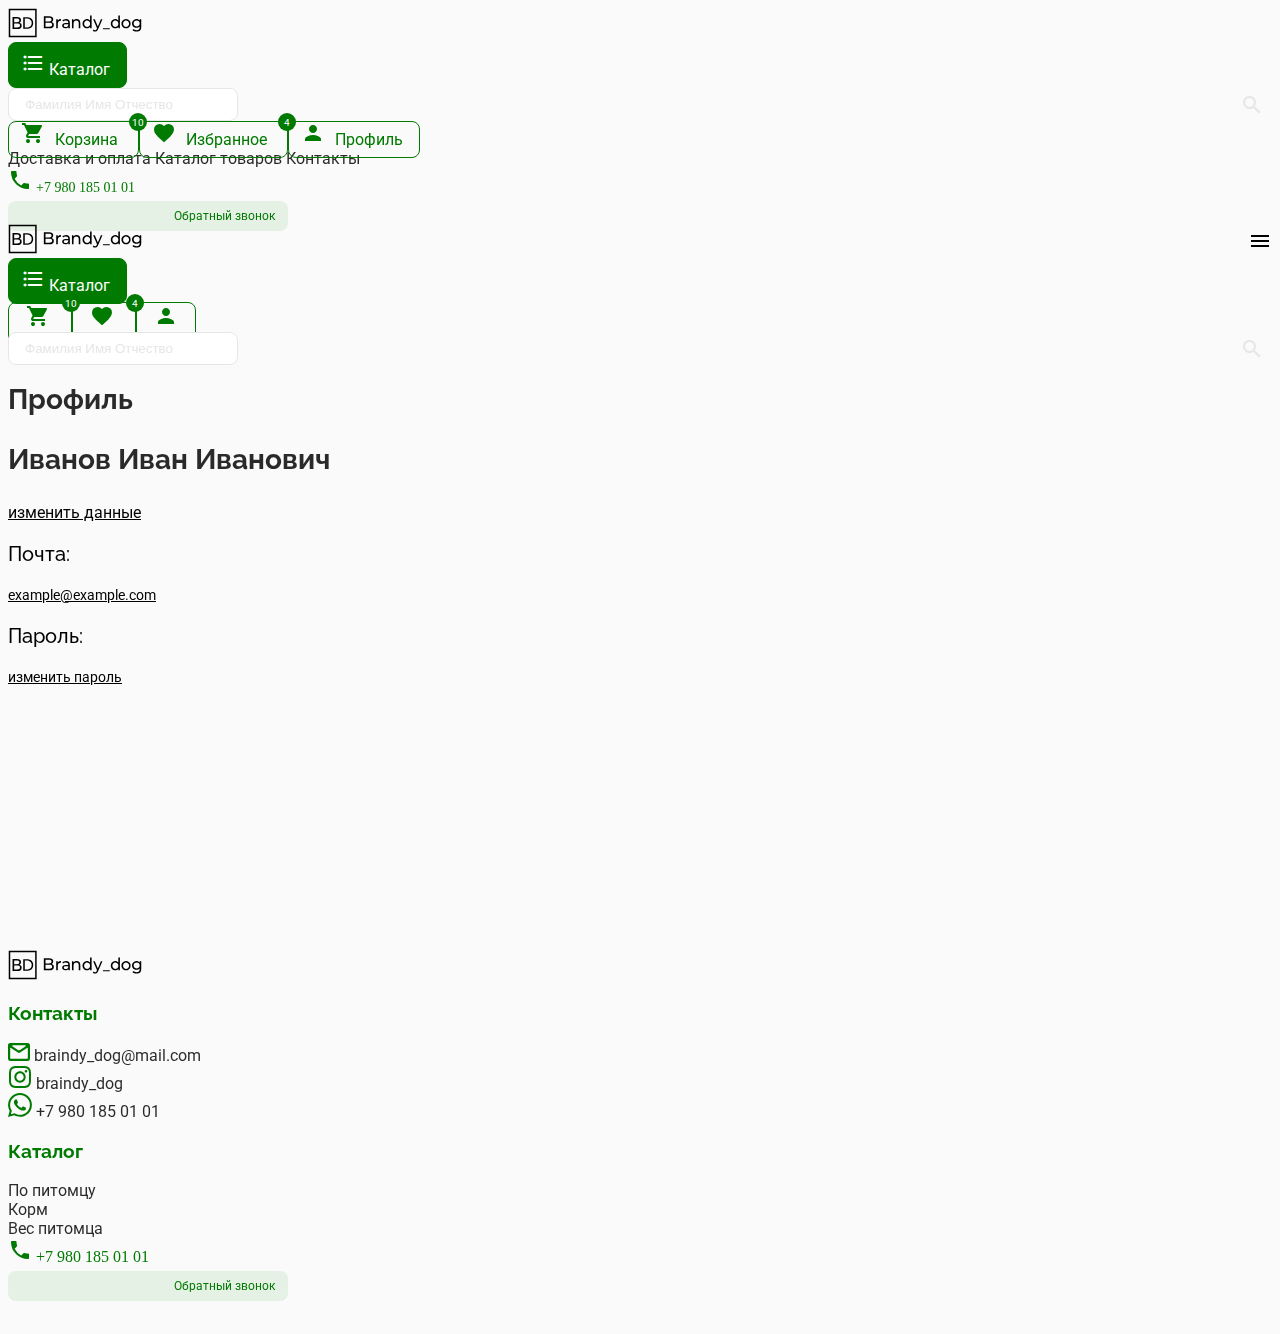
<file: profile.html>
<!DOCTYPE html>
<html lang="ru">

<head>
    <meta charset="UTF-8">
    <meta http-equiv="X-UA-Compatible" content="IE=edge">
    <meta name="viewport" content="width=device-width, initial-scale=1.0">
    <title>Корзина</title>
    <link href="https://cdn.jsdelivr.net/npm/bootstrap@5.1.3/dist/css/bootstrap.min.css" rel="stylesheet"
        integrity="sha384-1BmE4kWBq78iYhFldvKuhfTAU6auU8tT94WrHftjDbrCEXSU1oBoqyl2QvZ6jIW3" crossorigin="anonymous">
    <link href="https://fonts.googleapis.com/icon?family=Material+Icons" rel="stylesheet">
    <link rel="stylesheet" href="assets/css/style.css">
    <link rel="preconnect" href="https://fonts.googleapis.com">
    <link rel="preconnect" href="https://fonts.googleapis.com">
    <link rel="preconnect" href="https://fonts.gstatic.com" crossorigin>
    <link
        href="https://fonts.googleapis.com/css2?family=Raleway:ital,wght@0,100;0,200;0,300;0,400;0,500;0,600;0,700;0,800;0,900;1,100;1,200;1,300;1,400;1,500;1,600;1,700;1,800;1,900&family=Roboto:ital,wght@0,100;0,300;0,400;0,500;0,700;0,900;1,100;1,300;1,400;1,500;1,700;1,900&display=swap"
        rel="stylesheet">
</head>

<body>
    <header class="c-header">
        <div class="c-header-desktop d-none d-lg-block">
            <div class="container">
                <a href="index.html" class="c-header-desktop__logo d-flex justify-content-center py-4">
                    <img src="assets/img/logo.svg" alt="Логотип" class="img-fluid">
                </a>
                <div class="c-header-desktop__top row">
                    <div class="col col-6 d-flex">
                        <div class="c-dropdown me-2">
                            <div
                                class="c-dropdown__btn c-btn c-btn-fill d-inline-flex align-items-center justify-content-center">
                                <span class="material-icons me-2">
                                    format_list_bulleted
                                </span>
                                <span class="c-dropdown__btn-text">Каталог</span>
                            </div>
                            <div class="c-dropdown__content">
                                <div class="c-dropdown__content-group">
                                    <h5 class="c-dropdown__content-title">По питомцу</h5>
                                    <div class="d-flex c-dropdown__content-group-item">
                                        <div class="d-flex flex-column ms-3">
                                            <a href="products.html" class="c-link">Собакам</a>
                                            <a href="products.html" class="c-link">Котам</a>
                                            <a href="products.html" class="c-link">Хорькам</a>
                                        </div>
                                    </div>
                                </div>
                                <div class="c-dropdown__content-group">
                                    <h5 class="c-dropdown__content-title">Вес питомца</h5>
                                    <div class="d-flex c-dropdown__content-group-item">
                                        <div class="d-flex flex-column ms-3">
                                            <a href="products.html" class="c-link">Малые, 10 кг</a>
                                            <a href="products.html" class="c-link">Средние, 20 кг</a>
                                            <a href="products.html" class="c-link">Большие, 40 кг</a>
                                            <a href="products.html" class="c-link">Гиганты, 55 кг</a>
                                        </div>
                                    </div>
                                </div>
                                <div class="c-dropdown__content-group">
                                    <h5 class="c-dropdown__content-title">Корм</h5>
                                    <div class="d-flex c-dropdown__content-group-item">
                                        <div class="d-flex flex-column ms-3">
                                            <a href="products.html" class="c-link">Регулярный</a>
                                            <a href="products.html" class="c-link">Лечебный</a>
                                            <a href="products.html" class="c-link">Для алергиков</a>
                                        </div>
                                    </div>
                                </div>
                            </div>
                        </div>
                        <div class="input input-search">
                            <div>
                                <input type="text" class="input__input input-search__input"
                                    placeholder="Фамилия Имя Отчество">
                                <a href="#" class="material-icons input-search__icon">
                                    search
                                </a>
                            </div>
                        </div>
                    </div>
                    <div class="col col-6 d-flex align-items-center justify-content-end">
                        <a href="cart.html" class="c-btn d-inline-flex align-items-center justify-content-center">
                            <span class="c-btn__caption">10</span>
                            <span class="material-icons c-btn__icon">
                                shopping_cart
                            </span>
                            Корзина
                        </a>
                        <a href="cart.html" class="c-btn d-inline-flex align-items-center justify-content-center ms-2">
                            <span class="c-btn__caption">4</span>
                            <span class="material-icons c-btn__icon">
                                favorite
                            </span>
                            Избранное
                        </a>
                        <a href="profile.html" class="c-btn d-inline-flex align-items-center justify-content-center ms-2">
                            <span class="material-icons c-btn__icon">
                                person
                            </span>
                            Профиль
                        </a>
                    </div>
                </div>
            </div>
            <div class="c-header-desktop__bottom">
                <div class="container px-5 py-4 d-flex justify-content-between align-items-center">
                    <div>
                        <a href="delivery.html" class="c-link px-2">Доставка и оплата</a>
                        <a href="products.html" class="c-link px-2">Каталог товаров</a>
                        <a href="contacts.html" class="c-link px-2">Контакты</a>
                    </div>
                    <div class="d-flex align-items-center">
                        <div class="c-header-desktop__phone-icon d-flex align-items-center me-4">
                            <span class="material-icons c-footer__icon me-1">
                                phone
                            </span>
                            <a href="tel:+7 980 185 01 01" class="c-header-desktop__phone">+7 980 185 01 01</a>
                        </div>
                        <div>
                            <span style="cursor: pointer;"
                                class="c-btn c-btn-footer d-inline-flex align-items-center justify-content-center open-modal-btn">
                                <span class="material-icons c-btn__icon">
                                    logout
                                </span>
                                Обратный звонок
                            </span>
                        </div>
                    </div>
                </div>
            </div>
        </div>
        <div class="c-header-mobile d-lg-none d-block">
            <div class="container">
                <div class="c-header-mobile__logo d-flex justify-content-center my-3">
                    <span class="material-icons c-header-mobile__toggle-btn">
                        menu
                    </span>
                    <a href="index.html"><img src="assets/img/logo.svg" alt="Логотип" class="img-fluid"></a>
                </div>
            </div>
            <div class="c-header-mobile__top">
                <div class="container d-flex justify-content-between align-items-center">
                    <div class="c-dropdown">
                        <div
                            class="c-dropdown__btn c-btn c-btn-fill d-inline-flex align-items-center justify-content-center">
                            <span class="material-icons me-2">
                                format_list_bulleted
                            </span>
                            <span class="c-dropdown__btn-text">Каталог</span>
                        </div>
                        <div class="c-dropdown__content">
                            <div class="c-dropdown__content-group">
                                <h5 class="c-dropdown__content-title">По питомцу</h5>
                                <div class="d-flex c-dropdown__content-group-item">
                                    <div class="d-flex flex-column ms-3">
                                        <a href="products.html" class="c-link">Собакам</a>
                                        <a href="products.html" class="c-link">Котам</a>
                                        <a href="products.html" class="c-link">Хорькам</a>
                                    </div>
                                </div>
                            </div>
                            <div class="c-dropdown__content-group">
                                <h5 class="c-dropdown__content-title">Вес питомца</h5>
                                <div class="d-flex c-dropdown__content-group-item">
                                    <div class="d-flex flex-column ms-3">
                                        <a href="products.html" class="c-link">Малые, 10 кг</a>
                                        <a href="products.html" class="c-link">Средние, 20 кг</a>
                                        <a href="products.html" class="c-link">Большие, 40 кг</a>
                                        <a href="products.html" class="c-link">Гиганты, 55 кг</a>
                                    </div>
                                </div>
                            </div>
                            <div class="c-dropdown__content-group">
                                <h5 class="c-dropdown__content-title">Корм</h5>
                                <div class="d-flex c-dropdown__content-group-item">
                                    <div class="d-flex flex-column ms-3">
                                        <a href="products.html" class="c-link">Регулярный</a>
                                        <a href="products.html" class="c-link">Лечебный</a>
                                        <a href="products.html" class="c-link">Для алергиков</a>
                                    </div>
                                </div>
                            </div>
                        </div>
                    </div>
                    <div class="d-flex">
                        <a href="cart.html" class="c-btn c-btn-icon d-inline-flex align-items-center justify-content-center">
                            <span class="c-btn__caption">10</span>
                            <span class="material-icons c-btn__icon">
                                shopping_cart
                            </span>
                        </a>
                        <a href="cart.html"
                            class="c-btn c-btn-icon d-inline-flex align-items-center justify-content-center ms-2">
                            <span class="c-btn__caption">4</span>
                            <span class="material-icons c-btn__icon">
                                favorite
                            </span>
                        </a>
                        <a href="profile.html"
                            class="c-btn c-btn-icon d-inline-flex align-items-center justify-content-center ms-2">
                            <span class="material-icons c-btn__icon">
                                person
                            </span>
                        </a>
                    </div>
                </div>
            </div>
            <div class="c-header-mobile__bottom py-2">
                <div class="container">
                    <div class="input input-search w-100">
                        <div>
                            <input type="text" class="input__input input-search__input w-100"
                                placeholder="Фамилия Имя Отчество">
                            <a href="#" class="material-icons input-search__icon">
                                search
                            </a>
                        </div>
                    </div>
                </div>
            </div>
        </div>
        <div class="c-header-mobile-menu">
            <div class="c-header-mobile-menu__content w-100">
                <div class="container position-relative">
                    <span class="material-icons c-header-mobile-menu__close-btn">
                        close
                    </span>
                    <div class="d-flex flex-column align-items-center">
                        <a href="delivery.html" class="c-link py-2">Доставка и оплата</a>
                        <a href="products.html" class="c-link py-2">Каталог товаров</a>
                        <a href="contacts.html" class="c-link py-2">Контакты</a>
                    </div>
                    <div class="d-flex justify-content-between">
                        <div class="c-header-desktop__phone-icon d-flex align-items-center">
                            <span class="material-icons c-footer__icon me-1">
                                phone
                            </span>
                            <a href="tel:+7 980 185 01 01" class="c-header-desktop__phone">+7 980 185 01 01</a>
                        </div>
                        <div>
                            <span style="cursor: pointer;"
                                class="c-btn c-btn-footer d-inline-flex align-items-center justify-content-center open-modal-btn">
                                <span class="material-icons c-btn__icon">
                                    logout
                                </span>
                                Обратный звонок
                            </span>
                        </div>
                    </div>
                </div>
            </div>
        </div>
    </header>
    <main class="c-profile-page">
        <div class="container mt-5 d-flex justify-content-center">
            <div>
                <h1 class="c-h3 mb-4">Профиль</h1>
                <h3 class="c-h3">Иванов Иван Иванович</h3>
                <a href="#" class="c-description-big c-link-underline">изменить данные</a>
                <p class="c-h5 mt-4 mb-0">Почта:</p>
                <a href="mailto:example@example.com" class="c-p c-link-underline">example@example.com</a>
                <p class="c-h5 mt-2 mb-0">Пароль:</p>
                <a href="#" class="c-p c-link-underline">изменить пароль</a>
            </div>
        </div>
        <div class="c-modal-container">
            <article class="c-modal">
                <h5 class="c-h5">Заказать обратный звонок</h5>
                <div class="input mt-4">
                    <span class="input__title input__title_required">Имя</span>
                    <div>
                        <input type="text" class="input__input w-100" placeholder="Фамилия Имя Отчество">
                    </div>
                </div>
                <div class="input mt-2">
                    <span class="input__title input__title_required">Телефон</span>
                    <div>
                        <input type="text" class="input__input w-100" placeholder="Телефон">
                    </div>
                </div>
                <div class="input mt-2">
                    <span class="input__title">Коментарий</span>
                    <div>
                        <textarea class="input__input w-100" placeholder="Коментарий"></textarea>
                    </div>
                </div>
                <label class="d-flex mt-3 c-input-checkbox-container">
                    <input class="c-input-checkbox" type="checkbox" name="pay">
                    <div class="c-input-checkbox-custom me-2"></div>
                    <span class="c-description-big">Я даю согласие на <a href="#" class="c-link-underline">обработку
                            персональных данных</a></span>
                </label>
                <div class="d-flex justify-content-between align-items-center mt-3">
                    <a href="#" style="font-size: 1rem; padding: 8px 16px 8px 12px;"
                        class="c-btn c-btn-footer d-inline-flex align-items-center justify-content-center mb-2 modal-close-btn">
                        Закрыть
                    </a>
                    <a href="#"
                        class="c-btn c-btn-fill d-inline-flex align-items-center justify-content-center me-2 mb-2">
                        Войти
                    </a>
                </div>
            </article>
        </div>
    </main>
    <footer class="c-footer">
        <div class="container">
            <div class="row">
                <div class="col-12 col-lg-3 mb-lg-0 mb-3 d-none d-lg-block">
                    <img src="assets/img/logo.svg" alt="Логотип" class="img-fluid">
                </div>
                <div class="col-12 col-lg-3 d-flex flex-column align-items-lg-center mb-lg-0 mb-3">
                    <div>
                        <h3 class="c-footer__title">Контакты</h3>
                        <div class="c-footer__item-icon d-flex align-items-center mb-2">

                            <svg class="c-footer__icon me-2" width="22" height="18" viewBox="0 0 22 18" fill="none"
                                xmlns="http://www.w3.org/2000/svg">
                                <path
                                    d="M19.8 18H2.2C1.61652 18 1.05695 17.7629 0.644365 17.341C0.231785 16.919 0 16.3467 0 15.75V2.15213C0.0246759 1.57251 0.26731 1.02505 0.677246 0.624038C1.08718 0.223023 1.63273 -0.000548144 2.2 1.00926e-06H19.8C20.3835 1.00926e-06 20.9431 0.237054 21.3556 0.659011C21.7682 1.08097 22 1.65326 22 2.25V15.75C22 16.3467 21.7682 16.919 21.3556 17.341C20.9431 17.7629 20.3835 18 19.8 18ZM2.98162 4.88429C2.64971 4.65805 2.2 4.89575 2.2 5.29744V15.25C2.2 15.5261 2.42386 15.75 2.7 15.75H19.3C19.5761 15.75 19.8 15.5261 19.8 15.25V5.29744C19.8 4.89575 19.3503 4.65805 19.0184 4.88429L12.1265 9.58214C11.4469 10.0454 10.5531 10.0454 9.87352 9.58214L2.98162 4.88429ZM4.7009 2.25C4.20889 2.25 4.01272 2.88594 4.41923 3.16311L9.87333 6.88182C10.553 7.34521 11.447 7.34521 12.1267 6.88181L17.5808 3.16311C17.9873 2.88594 17.7911 2.25 17.2991 2.25H4.7009Z"
                                    fill="#007A00" />
                            </svg>

                            <a href="mailto:braindy_dog@mail.com" class="c-footer__link">braindy_dog@mail.com</a>
                        </div>
                        <div class="c-footer__item-icon d-flex align-items-center mb-2">
                            <!-- <span class="material-icons c-footer__icon me-2">
                                instagram
                            </span> -->

                            <svg class="c-footer__icon me-2" width="24" height="24" viewBox="0 0 24 24" fill="none"
                                xmlns="http://www.w3.org/2000/svg">
                                <path fill-rule="evenodd" clip-rule="evenodd"
                                    d="M7.465 1.066C8.638 1.012 9.012 1 12 1C14.988 1 15.362 1.013 16.534 1.066C17.706 1.119 18.506 1.306 19.206 1.577C19.939 1.854 20.604 2.287 21.154 2.847C21.714 3.396 22.146 4.06 22.422 4.794C22.694 5.494 22.88 6.294 22.934 7.464C22.988 8.639 23 9.013 23 12C23 14.988 22.987 15.362 22.934 16.535C22.881 17.705 22.694 18.505 22.422 19.205C22.146 19.9391 21.7133 20.6042 21.154 21.154C20.604 21.714 19.939 22.146 19.206 22.422C18.506 22.694 17.706 22.88 16.536 22.934C15.362 22.988 14.988 23 12 23C9.012 23 8.638 22.987 7.465 22.934C6.295 22.881 5.495 22.694 4.795 22.422C4.06092 22.146 3.39582 21.7133 2.846 21.154C2.28638 20.6047 1.85331 19.9399 1.577 19.206C1.306 18.506 1.12 17.706 1.066 16.536C1.012 15.361 1 14.987 1 12C1 9.012 1.013 8.638 1.066 7.466C1.119 6.294 1.306 5.494 1.577 4.794C1.85372 4.06008 2.28712 3.39531 2.847 2.846C3.39604 2.2865 4.06047 1.85344 4.794 1.577C5.494 1.306 6.294 1.12 7.464 1.066H7.465ZM16.445 3.046C15.285 2.993 14.937 2.982 12 2.982C9.063 2.982 8.715 2.993 7.555 3.046C6.482 3.095 5.9 3.274 5.512 3.425C4.999 3.625 4.632 3.862 4.247 4.247C3.88205 4.60205 3.60118 5.03428 3.425 5.512C3.274 5.9 3.095 6.482 3.046 7.555C2.993 8.715 2.982 9.063 2.982 12C2.982 14.937 2.993 15.285 3.046 16.445C3.095 17.518 3.274 18.1 3.425 18.488C3.601 18.965 3.882 19.398 4.247 19.753C4.602 20.118 5.035 20.399 5.512 20.575C5.9 20.726 6.482 20.905 7.555 20.954C8.715 21.007 9.062 21.018 12 21.018C14.938 21.018 15.285 21.007 16.445 20.954C17.518 20.905 18.1 20.726 18.488 20.575C19.001 20.375 19.368 20.138 19.753 19.753C20.118 19.398 20.399 18.965 20.575 18.488C20.726 18.1 20.905 17.518 20.954 16.445C21.007 15.285 21.018 14.937 21.018 12C21.018 9.063 21.007 8.715 20.954 7.555C20.905 6.482 20.726 5.9 20.575 5.512C20.375 4.999 20.138 4.632 19.753 4.247C19.3979 3.88207 18.9657 3.60121 18.488 3.425C18.1 3.274 17.518 3.095 16.445 3.046ZM10.595 15.391C11.3797 15.7176 12.2534 15.7617 13.0669 15.5157C13.8805 15.2697 14.5834 14.7489 15.0556 14.0422C15.5278 13.3356 15.7401 12.4869 15.656 11.6411C15.572 10.7953 15.197 10.005 14.595 9.405C14.2112 9.02148 13.7472 8.72781 13.2363 8.54515C12.7255 8.36248 12.1804 8.29536 11.6405 8.34862C11.1006 8.40187 10.5792 8.57418 10.1138 8.85313C9.64845 9.13208 9.25074 9.51074 8.9493 9.96185C8.64786 10.413 8.45019 10.9253 8.37052 11.462C8.29084 11.9986 8.33115 12.5463 8.48854 13.0655C8.64593 13.5847 8.91648 14.0626 9.28072 14.4647C9.64496 14.8668 10.0938 15.1832 10.595 15.391ZM8.002 8.002C8.52702 7.47697 9.15032 7.0605 9.8363 6.77636C10.5223 6.49222 11.2575 6.34597 12 6.34597C12.7425 6.34597 13.4777 6.49222 14.1637 6.77636C14.8497 7.0605 15.473 7.47697 15.998 8.002C16.523 8.52702 16.9395 9.15032 17.2236 9.8363C17.5078 10.5223 17.654 11.2575 17.654 12C17.654 12.7425 17.5078 13.4777 17.2236 14.1637C16.9395 14.8497 16.523 15.473 15.998 15.998C14.9377 17.0583 13.4995 17.654 12 17.654C10.5005 17.654 9.06234 17.0583 8.002 15.998C6.94166 14.9377 6.34597 13.4995 6.34597 12C6.34597 10.5005 6.94166 9.06234 8.002 8.002ZM18.908 7.188C19.0381 7.06527 19.1423 6.91768 19.2143 6.75397C19.2863 6.59027 19.3248 6.41377 19.3274 6.23493C19.33 6.05609 19.2967 5.87855 19.2295 5.71281C19.1622 5.54707 19.0624 5.39651 18.936 5.27004C18.8095 5.14357 18.6589 5.04376 18.4932 4.97652C18.3275 4.90928 18.1499 4.87598 17.9711 4.87858C17.7922 4.88119 17.6157 4.91965 17.452 4.9917C17.2883 5.06374 17.1407 5.1679 17.018 5.298C16.7793 5.55103 16.6486 5.88712 16.6537 6.23493C16.6588 6.58274 16.7992 6.91488 17.0452 7.16084C17.2911 7.40681 17.6233 7.54723 17.9711 7.5523C18.3189 7.55737 18.655 7.42669 18.908 7.188Z"
                                    fill="#007A00" />
                            </svg>
                            <a href="index.htmlproducts.html" class="c-footer__link">braindy_dog</a>
                        </div>
                        <div class="c-footer__item-icon d-flex align-items-center mb-2">
                            <!-- <span class="material-icons c-footer__icon me-2">
                                email
                            </span> -->
                            <svg class="c-footer__icon me-2" width="24" height="24" viewBox="0 0 24 24" fill="none"
                                xmlns="http://www.w3.org/2000/svg">
                                <path fill-rule="evenodd" clip-rule="evenodd"
                                    d="M17.415 14.382C17.117 14.233 15.656 13.515 15.384 13.415C15.112 13.316 14.914 13.267 14.715 13.565C14.517 13.861 13.948 14.531 13.775 14.729C13.601 14.928 13.428 14.952 13.131 14.804C12.834 14.654 11.876 14.341 10.741 13.329C9.858 12.541 9.261 11.568 9.088 11.27C8.915 10.973 9.069 10.812 9.218 10.664C9.352 10.531 9.515 10.317 9.664 10.144C9.813 9.97004 9.862 9.84604 9.961 9.64704C10.061 9.44904 10.011 9.27604 9.936 9.12704C9.862 8.97804 9.268 7.51504 9.02 6.92004C8.779 6.34104 8.534 6.42004 8.352 6.41004C8.178 6.40204 7.98 6.40004 7.782 6.40004C7.584 6.40004 7.262 6.47404 6.99 6.77204C6.717 7.06904 5.95 7.78804 5.95 9.25104C5.95 10.713 7.014 12.126 7.163 12.325C7.312 12.523 9.258 15.525 12.239 16.812C12.949 17.118 13.502 17.301 13.933 17.437C14.645 17.664 15.293 17.632 15.805 17.555C16.375 17.47 17.563 16.836 17.811 16.142C18.058 15.448 18.058 14.853 17.984 14.729C17.91 14.605 17.712 14.531 17.414 14.382H17.415ZM11.993 21.785H11.989C10.2184 21.7854 8.48037 21.3094 6.957 20.407L6.597 20.193L2.855 21.175L3.854 17.527L3.619 17.153C2.62914 15.5774 2.10529 13.7538 2.108 11.893C2.11 6.44304 6.544 2.00904 11.997 2.00904C14.637 2.00904 17.119 3.03904 18.985 4.90704C19.9054 5.82362 20.6349 6.91361 21.1313 8.11394C21.6277 9.31427 21.8811 10.6011 21.877 11.9C21.875 17.35 17.441 21.785 11.993 21.785ZM20.405 3.48804C19.3032 2.37896 17.9922 1.49958 16.5481 0.900841C15.1039 0.302105 13.5553 -0.00407625 11.992 4.09775e-05C5.438 4.09775e-05 0.102 5.33504 0.1 11.892C0.096963 13.9788 0.644374 16.0294 1.687 17.837L0 24L6.304 22.346C8.04787 23.2962 10.0021 23.794 11.988 23.794H11.993C18.547 23.794 23.883 18.459 23.885 11.901C23.8898 10.3383 23.5848 8.79014 22.9874 7.34607C22.3901 5.90201 21.5124 4.59071 20.405 3.48804Z"
                                    fill="#007A00" />
                            </svg>

                            <a href="tel:+7 980 185 01 01" class="c-footer__link">+7 980 185 01 01</a>
                        </div>
                    </div>
                </div>
                <div class="col-12 col-lg-3 d-flex flex-column align-items-lg-center mb-lg-0 mb-3">
                    <div>
                        <h3 class="c-footer__title">Каталог</h3>
                        <div class="c-footer__item-text">
                            <a href="products.html" class="c-footer__link">По питомцу</a>
                        </div>
                        <div class="c-footer__item-text">
                            <a href="products.html" class="c-footer__link">Корм</a>
                        </div>
                        <div class="c-footer__item-text">
                            <a href="products.html" class="c-footer__link">Вес питомца</a>
                        </div>
                    </div>
                </div>
                <div class="col-12 col-lg-3">
                    <div class="d-flex flex-lg-column align-items-lg-end">
                        <div class="c-footer__phone-icon d-flex align-items-center mb-lg-2 me-3 me-lg-0">
                            <span class="material-icons c-footer__icon me-1">
                                phone
                            </span>
                            <a href="tel:+7 980 185 01 01" class="c-footer__phone">+7 980 185 01 01</a>
                        </div>
                        <div>
                            <span style="cursor: pointer;"
                                class="c-btn c-btn-footer d-inline-flex align-items-center justify-content-center open-modal-btn">
                                <span class="material-icons c-btn__icon">
                                    logout
                                </span>
                                Обратный звонок
                            </span>
                        </div>
                    </div>
                </div>
            </div>
        </div>
    </footer>
    <script src="https://cdn.jsdelivr.net/npm/@popperjs/core@2.10.2/dist/umd/popper.min.js"
        integrity="sha384-7+zCNj/IqJ95wo16oMtfsKbZ9ccEh31eOz1HGyDuCQ6wgnyJNSYdrPa03rtR1zdB"
        crossorigin="anonymous"></script>
    <script src="https://cdn.jsdelivr.net/npm/bootstrap@5.1.3/dist/js/bootstrap.min.js"
        integrity="sha384-QJHtvGhmr9XOIpI6YVutG+2QOK9T+ZnN4kzFN1RtK3zEFEIsxhlmWl5/YESvpZ13"
        crossorigin="anonymous"></script>
    <script src="assets/js/script.js"></script>
</body>

</html>
</file>
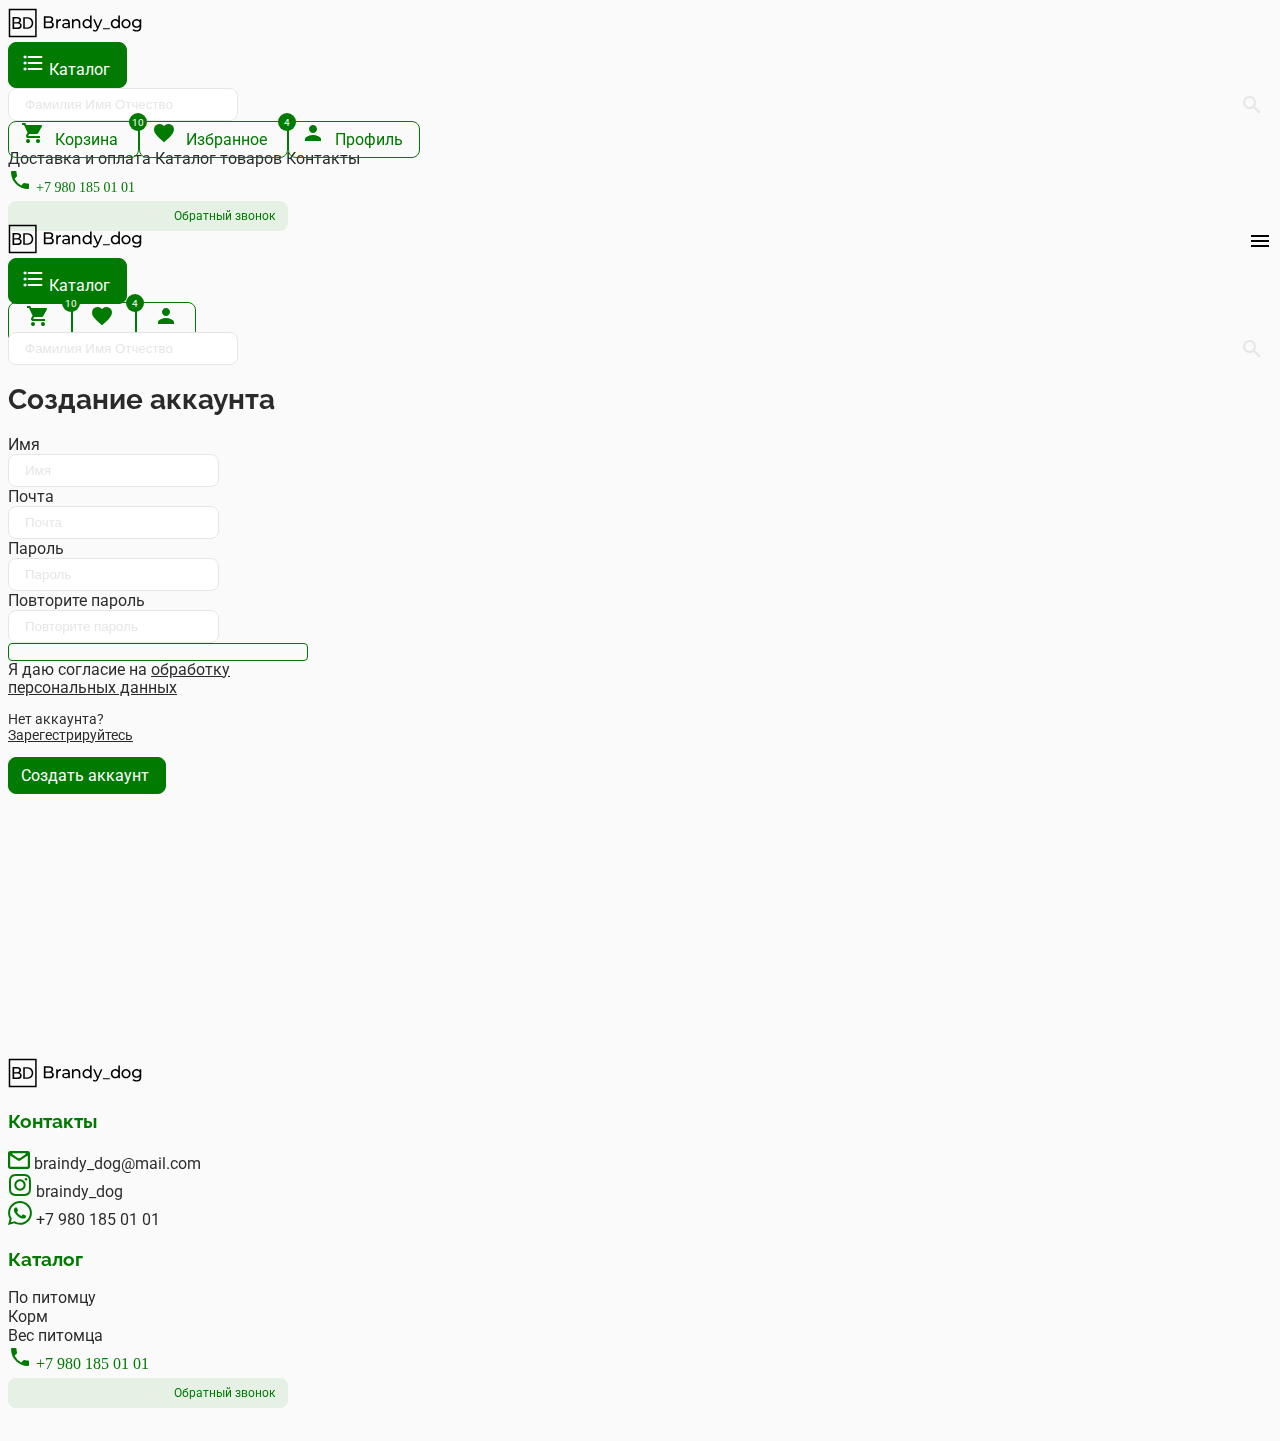
<file: register.html>
<!DOCTYPE html>
<html lang="ru">

<head>
    <meta charset="UTF-8">
    <meta http-equiv="X-UA-Compatible" content="IE=edge">
    <meta name="viewport" content="width=device-width, initial-scale=1.0">
    <title>Корзина</title>
    <link href="https://cdn.jsdelivr.net/npm/bootstrap@5.1.3/dist/css/bootstrap.min.css" rel="stylesheet"
        integrity="sha384-1BmE4kWBq78iYhFldvKuhfTAU6auU8tT94WrHftjDbrCEXSU1oBoqyl2QvZ6jIW3" crossorigin="anonymous">
    <link href="https://fonts.googleapis.com/icon?family=Material+Icons" rel="stylesheet">
    <link rel="stylesheet" href="assets/css/style.css">
    <link rel="preconnect" href="https://fonts.googleapis.com">
    <link rel="preconnect" href="https://fonts.googleapis.com">
    <link rel="preconnect" href="https://fonts.gstatic.com" crossorigin>
    <link
        href="https://fonts.googleapis.com/css2?family=Raleway:ital,wght@0,100;0,200;0,300;0,400;0,500;0,600;0,700;0,800;0,900;1,100;1,200;1,300;1,400;1,500;1,600;1,700;1,800;1,900&family=Roboto:ital,wght@0,100;0,300;0,400;0,500;0,700;0,900;1,100;1,300;1,400;1,500;1,700;1,900&display=swap"
        rel="stylesheet">
</head>

<body>
    <header class="c-header">
        <div class="c-header-desktop d-none d-lg-block">
            <div class="container">
                <a href="index.html" class="c-header-desktop__logo d-flex justify-content-center py-4">
                    <img src="assets/img/logo.svg" alt="Логотип" class="img-fluid">
                </a>
                <div class="c-header-desktop__top row">
                    <div class="col col-6 d-flex">
                        <div class="c-dropdown me-2">
                            <div
                                class="c-dropdown__btn c-btn c-btn-fill d-inline-flex align-items-center justify-content-center">
                                <span class="material-icons me-2">
                                    format_list_bulleted
                                </span>
                                <span class="c-dropdown__btn-text">Каталог</span>
                            </div>
                            <div class="c-dropdown__content">
                                <div class="c-dropdown__content-group">
                                    <h5 class="c-dropdown__content-title">По питомцу</h5>
                                    <div class="d-flex c-dropdown__content-group-item">
                                        <div class="d-flex flex-column ms-3">
                                            <a href="products.html" class="c-link">Собакам</a>
                                            <a href="products.html" class="c-link">Котам</a>
                                            <a href="products.html" class="c-link">Хорькам</a>
                                        </div>
                                    </div>
                                </div>
                                <div class="c-dropdown__content-group">
                                    <h5 class="c-dropdown__content-title">Вес питомца</h5>
                                    <div class="d-flex c-dropdown__content-group-item">
                                        <div class="d-flex flex-column ms-3">
                                            <a href="products.html" class="c-link">Малые, 10 кг</a>
                                            <a href="products.html" class="c-link">Средние, 20 кг</a>
                                            <a href="products.html" class="c-link">Большие, 40 кг</a>
                                            <a href="products.html" class="c-link">Гиганты, 55 кг</a>
                                        </div>
                                    </div>
                                </div>
                                <div class="c-dropdown__content-group">
                                    <h5 class="c-dropdown__content-title">Корм</h5>
                                    <div class="d-flex c-dropdown__content-group-item">
                                        <div class="d-flex flex-column ms-3">
                                            <a href="products.html" class="c-link">Регулярный</a>
                                            <a href="products.html" class="c-link">Лечебный</a>
                                            <a href="products.html" class="c-link">Для алергиков</a>
                                        </div>
                                    </div>
                                </div>
                            </div>
                        </div>
                        <div class="input input-search">
                            <div>
                                <input type="text" class="input__input input-search__input"
                                    placeholder="Фамилия Имя Отчество">
                                <a href="#" class="material-icons input-search__icon">
                                    search
                                </a>
                            </div>
                        </div>
                    </div>
                    <div class="col col-6 d-flex align-items-center justify-content-end">
                        <a href="cart.html" class="c-btn d-inline-flex align-items-center justify-content-center">
                            <span class="c-btn__caption">10</span>
                            <span class="material-icons c-btn__icon">
                                shopping_cart
                            </span>
                            Корзина
                        </a>
                        <a href="cart.html" class="c-btn d-inline-flex align-items-center justify-content-center ms-2">
                            <span class="c-btn__caption">4</span>
                            <span class="material-icons c-btn__icon">
                                favorite
                            </span>
                            Избранное
                        </a>
                        <a href="profile.html" class="c-btn d-inline-flex align-items-center justify-content-center ms-2">
                            <span class="material-icons c-btn__icon">
                                person
                            </span>
                            Профиль
                        </a>
                    </div>
                </div>
            </div>
            <div class="c-header-desktop__bottom">
                <div class="container px-5 py-4 d-flex justify-content-between align-items-center">
                    <div>
                        <a href="delivery.html" class="c-link px-2">Доставка и оплата</a>
                        <a href="products.html" class="c-link px-2">Каталог товаров</a>
                        <a href="contacts.html" class="c-link px-2">Контакты</a>
                    </div>
                    <div class="d-flex align-items-center">
                        <div class="c-header-desktop__phone-icon d-flex align-items-center me-4">
                            <span class="material-icons c-footer__icon me-1">
                                phone
                            </span>
                            <a href="tel:+7 980 185 01 01" class="c-header-desktop__phone">+7 980 185 01 01</a>
                        </div>
                        <div>
                            <span style="cursor: pointer;"
                                class="c-btn c-btn-footer d-inline-flex align-items-center justify-content-center open-modal-btn">
                                <span class="material-icons c-btn__icon">
                                    logout
                                </span>
                                Обратный звонок
                            </span>
                        </div>
                    </div>
                </div>
            </div>
        </div>
        <div class="c-header-mobile d-lg-none d-block">
            <div class="container">
                <div class="c-header-mobile__logo d-flex justify-content-center my-3">
                    <span class="material-icons c-header-mobile__toggle-btn">
                        menu
                    </span>
                    <a href="index.html"><img src="assets/img/logo.svg" alt="Логотип" class="img-fluid"></a>
                </div>
            </div>
            <div class="c-header-mobile__top">
                <div class="container d-flex justify-content-between align-items-center">
                    <div class="c-dropdown">
                        <div
                            class="c-dropdown__btn c-btn c-btn-fill d-inline-flex align-items-center justify-content-center">
                            <span class="material-icons me-2">
                                format_list_bulleted
                            </span>
                            <span class="c-dropdown__btn-text">Каталог</span>
                        </div>
                        <div class="c-dropdown__content">
                            <div class="c-dropdown__content-group">
                                <h5 class="c-dropdown__content-title">По питомцу</h5>
                                <div class="d-flex c-dropdown__content-group-item">
                                    <div class="d-flex flex-column ms-3">
                                        <a href="products.html" class="c-link">Собакам</a>
                                        <a href="products.html" class="c-link">Котам</a>
                                        <a href="products.html" class="c-link">Хорькам</a>
                                    </div>
                                </div>
                            </div>
                            <div class="c-dropdown__content-group">
                                <h5 class="c-dropdown__content-title">Вес питомца</h5>
                                <div class="d-flex c-dropdown__content-group-item">
                                    <div class="d-flex flex-column ms-3">
                                        <a href="products.html" class="c-link">Малые, 10 кг</a>
                                        <a href="products.html" class="c-link">Средние, 20 кг</a>
                                        <a href="products.html" class="c-link">Большие, 40 кг</a>
                                        <a href="products.html" class="c-link">Гиганты, 55 кг</a>
                                    </div>
                                </div>
                            </div>
                            <div class="c-dropdown__content-group">
                                <h5 class="c-dropdown__content-title">Корм</h5>
                                <div class="d-flex c-dropdown__content-group-item">
                                    <div class="d-flex flex-column ms-3">
                                        <a href="products.html" class="c-link">Регулярный</a>
                                        <a href="products.html" class="c-link">Лечебный</a>
                                        <a href="products.html" class="c-link">Для алергиков</a>
                                    </div>
                                </div>
                            </div>
                        </div>
                    </div>
                    <div class="d-flex">
                        <a href="cart.html" class="c-btn c-btn-icon d-inline-flex align-items-center justify-content-center">
                            <span class="c-btn__caption">10</span>
                            <span class="material-icons c-btn__icon">
                                shopping_cart
                            </span>
                        </a>
                        <a href="cart.html"
                            class="c-btn c-btn-icon d-inline-flex align-items-center justify-content-center ms-2">
                            <span class="c-btn__caption">4</span>
                            <span class="material-icons c-btn__icon">
                                favorite
                            </span>
                        </a>
                        <a href="profile.html"
                            class="c-btn c-btn-icon d-inline-flex align-items-center justify-content-center ms-2">
                            <span class="material-icons c-btn__icon">
                                person
                            </span>
                        </a>
                    </div>
                </div>
            </div>
            <div class="c-header-mobile__bottom py-2">
                <div class="container">
                    <div class="input input-search w-100">
                        <div>
                            <input type="text" class="input__input input-search__input w-100"
                                placeholder="Фамилия Имя Отчество">
                            <a href="#" class="material-icons input-search__icon">
                                search
                            </a>
                        </div>
                    </div>
                </div>
            </div>
        </div>
        <div class="c-header-mobile-menu">
            <div class="c-header-mobile-menu__content w-100">
                <div class="container position-relative">
                    <span class="material-icons c-header-mobile-menu__close-btn">
                        close
                    </span>
                    <div class="d-flex flex-column align-items-center">
                        <a href="delivery.html" class="c-link py-2">Доставка и оплата</a>
                        <a href="products.html" class="c-link py-2">Каталог товаров</a>
                        <a href="contacts.html" class="c-link py-2">Контакты</a>
                    </div>
                    <div class="d-flex justify-content-between">
                        <div class="c-header-desktop__phone-icon d-flex align-items-center">
                            <span class="material-icons c-footer__icon me-1">
                                phone
                            </span>
                            <a href="tel:+7 980 185 01 01" class="c-header-desktop__phone">+7 980 185 01 01</a>
                        </div>
                        <div>
                            <span style="cursor: pointer;"
                                class="c-btn c-btn-footer d-inline-flex align-items-center justify-content-center open-modal-btn">
                                <span class="material-icons c-btn__icon">
                                    logout
                                </span>
                                Обратный звонок
                            </span>
                        </div>
                    </div>
                </div>
            </div>
        </div>
    </header>
    <main class="c-register-page">
        <div class="d-flex justify-content-center">
            <form class="d-flex flex-column mt-5" style="width: 300px;">
                <h1 class="c-h3 text-center">Создание аккаунта</h1>
                <div class="input mb-2">
                    <span class="input__title">Имя</span>
                    <div>
                        <input type="text" class="input__input w-100" placeholder="Имя">
                    </div>
                </div>
                <div class="input mb-2">
                    <span class="input__title">Почта</span>
                    <div>
                        <input type="text" class="input__input w-100" placeholder="Почта">
                    </div>
                </div>
                <div class="input mb-2">
                    <span class="input__title">Пароль</span>
                    <div>
                        <input type="password" class="input__input w-100" placeholder="Пароль">
                    </div>
                </div>
                <div class="input">
                    <span class="input__title">Повторите пароль</span>
                    <div>
                        <input type="password" class="input__input w-100" placeholder="Повторите пароль">
                    </div>
                </div>
                <div>
                    <label class="d-flex mt-3 c-input-checkbox-container">
                        <input class="c-input-checkbox" type="checkbox" name="pay">
                        <div class="c-input-checkbox-custom me-2"></div>
                        <span class="c-description-big">Я даю согласие на <a href="#" class="c-link-underline">обработку персональных данных</a></span>
                    </label>
                </div>
                <div class="d-flex mt-2 flex-wrap justify-content-between align-items-center">
                    <div>
                        <p class="c-p mt-2">Нет аккаунта? <br> <a href="#" class="c-link-underline">Зарегестрируйтесь</a></p>
                    </div>
                    <div>
                        <button type="submit" href="#" class="c-btn c-btn-fill d-inline-flex align-items-center justify-content-center">
                            Создать аккаунт
                        </button>
                    </div>
                </div>
            </form>
        </div>
        <div class="c-modal-container">
            <article class="c-modal">
                <h5 class="c-h5">Заказать обратный звонок</h5>
                <div class="input mt-4">
                    <span class="input__title input__title_required">Имя</span>
                    <div>
                        <input type="text" class="input__input w-100" placeholder="Фамилия Имя Отчество">
                    </div>
                </div>
                <div class="input mt-2">
                    <span class="input__title input__title_required">Телефон</span>
                    <div>
                        <input type="text" class="input__input w-100" placeholder="Телефон">
                    </div>
                </div>
                <div class="input mt-2">
                    <span class="input__title">Коментарий</span>
                    <div>
                        <textarea class="input__input w-100" placeholder="Коментарий"></textarea>
                    </div>
                </div>
                <label class="d-flex mt-3 c-input-checkbox-container">
                    <input class="c-input-checkbox" type="checkbox" name="pay">
                    <div class="c-input-checkbox-custom me-2"></div>
                    <span class="c-description-big">Я даю согласие на <a href="#" class="c-link-underline">обработку
                            персональных данных</a></span>
                </label>
                <div class="d-flex justify-content-between align-items-center mt-3">
                    <a href="#" style="font-size: 1rem; padding: 8px 16px 8px 12px;"
                        class="c-btn c-btn-footer d-inline-flex align-items-center justify-content-center mb-2 modal-close-btn">
                        Закрыть
                    </a>
                    <a href="#"
                        class="c-btn c-btn-fill d-inline-flex align-items-center justify-content-center me-2 mb-2">
                        Войти
                    </a>
                </div>
            </article>
        </div>
    </main>
    <footer class="c-footer">
        <div class="container">
            <div class="row">
                <div class="col-12 col-lg-3 mb-lg-0 mb-3 d-none d-lg-block">
                    <img src="assets/img/logo.svg" alt="Логотип" class="img-fluid">
                </div>
                <div class="col-12 col-lg-3 d-flex flex-column align-items-lg-center mb-lg-0 mb-3">
                    <div>
                        <h3 class="c-footer__title">Контакты</h3>
                        <div class="c-footer__item-icon d-flex align-items-center mb-2">

                            <svg class="c-footer__icon me-2" width="22" height="18" viewBox="0 0 22 18" fill="none"
                                xmlns="http://www.w3.org/2000/svg">
                                <path
                                    d="M19.8 18H2.2C1.61652 18 1.05695 17.7629 0.644365 17.341C0.231785 16.919 0 16.3467 0 15.75V2.15213C0.0246759 1.57251 0.26731 1.02505 0.677246 0.624038C1.08718 0.223023 1.63273 -0.000548144 2.2 1.00926e-06H19.8C20.3835 1.00926e-06 20.9431 0.237054 21.3556 0.659011C21.7682 1.08097 22 1.65326 22 2.25V15.75C22 16.3467 21.7682 16.919 21.3556 17.341C20.9431 17.7629 20.3835 18 19.8 18ZM2.98162 4.88429C2.64971 4.65805 2.2 4.89575 2.2 5.29744V15.25C2.2 15.5261 2.42386 15.75 2.7 15.75H19.3C19.5761 15.75 19.8 15.5261 19.8 15.25V5.29744C19.8 4.89575 19.3503 4.65805 19.0184 4.88429L12.1265 9.58214C11.4469 10.0454 10.5531 10.0454 9.87352 9.58214L2.98162 4.88429ZM4.7009 2.25C4.20889 2.25 4.01272 2.88594 4.41923 3.16311L9.87333 6.88182C10.553 7.34521 11.447 7.34521 12.1267 6.88181L17.5808 3.16311C17.9873 2.88594 17.7911 2.25 17.2991 2.25H4.7009Z"
                                    fill="#007A00" />
                            </svg>

                            <a href="mailto:braindy_dog@mail.com" class="c-footer__link">braindy_dog@mail.com</a>
                        </div>
                        <div class="c-footer__item-icon d-flex align-items-center mb-2">
                            <!-- <span class="material-icons c-footer__icon me-2">
                                instagram
                            </span> -->

                            <svg class="c-footer__icon me-2" width="24" height="24" viewBox="0 0 24 24" fill="none"
                                xmlns="http://www.w3.org/2000/svg">
                                <path fill-rule="evenodd" clip-rule="evenodd"
                                    d="M7.465 1.066C8.638 1.012 9.012 1 12 1C14.988 1 15.362 1.013 16.534 1.066C17.706 1.119 18.506 1.306 19.206 1.577C19.939 1.854 20.604 2.287 21.154 2.847C21.714 3.396 22.146 4.06 22.422 4.794C22.694 5.494 22.88 6.294 22.934 7.464C22.988 8.639 23 9.013 23 12C23 14.988 22.987 15.362 22.934 16.535C22.881 17.705 22.694 18.505 22.422 19.205C22.146 19.9391 21.7133 20.6042 21.154 21.154C20.604 21.714 19.939 22.146 19.206 22.422C18.506 22.694 17.706 22.88 16.536 22.934C15.362 22.988 14.988 23 12 23C9.012 23 8.638 22.987 7.465 22.934C6.295 22.881 5.495 22.694 4.795 22.422C4.06092 22.146 3.39582 21.7133 2.846 21.154C2.28638 20.6047 1.85331 19.9399 1.577 19.206C1.306 18.506 1.12 17.706 1.066 16.536C1.012 15.361 1 14.987 1 12C1 9.012 1.013 8.638 1.066 7.466C1.119 6.294 1.306 5.494 1.577 4.794C1.85372 4.06008 2.28712 3.39531 2.847 2.846C3.39604 2.2865 4.06047 1.85344 4.794 1.577C5.494 1.306 6.294 1.12 7.464 1.066H7.465ZM16.445 3.046C15.285 2.993 14.937 2.982 12 2.982C9.063 2.982 8.715 2.993 7.555 3.046C6.482 3.095 5.9 3.274 5.512 3.425C4.999 3.625 4.632 3.862 4.247 4.247C3.88205 4.60205 3.60118 5.03428 3.425 5.512C3.274 5.9 3.095 6.482 3.046 7.555C2.993 8.715 2.982 9.063 2.982 12C2.982 14.937 2.993 15.285 3.046 16.445C3.095 17.518 3.274 18.1 3.425 18.488C3.601 18.965 3.882 19.398 4.247 19.753C4.602 20.118 5.035 20.399 5.512 20.575C5.9 20.726 6.482 20.905 7.555 20.954C8.715 21.007 9.062 21.018 12 21.018C14.938 21.018 15.285 21.007 16.445 20.954C17.518 20.905 18.1 20.726 18.488 20.575C19.001 20.375 19.368 20.138 19.753 19.753C20.118 19.398 20.399 18.965 20.575 18.488C20.726 18.1 20.905 17.518 20.954 16.445C21.007 15.285 21.018 14.937 21.018 12C21.018 9.063 21.007 8.715 20.954 7.555C20.905 6.482 20.726 5.9 20.575 5.512C20.375 4.999 20.138 4.632 19.753 4.247C19.3979 3.88207 18.9657 3.60121 18.488 3.425C18.1 3.274 17.518 3.095 16.445 3.046ZM10.595 15.391C11.3797 15.7176 12.2534 15.7617 13.0669 15.5157C13.8805 15.2697 14.5834 14.7489 15.0556 14.0422C15.5278 13.3356 15.7401 12.4869 15.656 11.6411C15.572 10.7953 15.197 10.005 14.595 9.405C14.2112 9.02148 13.7472 8.72781 13.2363 8.54515C12.7255 8.36248 12.1804 8.29536 11.6405 8.34862C11.1006 8.40187 10.5792 8.57418 10.1138 8.85313C9.64845 9.13208 9.25074 9.51074 8.9493 9.96185C8.64786 10.413 8.45019 10.9253 8.37052 11.462C8.29084 11.9986 8.33115 12.5463 8.48854 13.0655C8.64593 13.5847 8.91648 14.0626 9.28072 14.4647C9.64496 14.8668 10.0938 15.1832 10.595 15.391ZM8.002 8.002C8.52702 7.47697 9.15032 7.0605 9.8363 6.77636C10.5223 6.49222 11.2575 6.34597 12 6.34597C12.7425 6.34597 13.4777 6.49222 14.1637 6.77636C14.8497 7.0605 15.473 7.47697 15.998 8.002C16.523 8.52702 16.9395 9.15032 17.2236 9.8363C17.5078 10.5223 17.654 11.2575 17.654 12C17.654 12.7425 17.5078 13.4777 17.2236 14.1637C16.9395 14.8497 16.523 15.473 15.998 15.998C14.9377 17.0583 13.4995 17.654 12 17.654C10.5005 17.654 9.06234 17.0583 8.002 15.998C6.94166 14.9377 6.34597 13.4995 6.34597 12C6.34597 10.5005 6.94166 9.06234 8.002 8.002ZM18.908 7.188C19.0381 7.06527 19.1423 6.91768 19.2143 6.75397C19.2863 6.59027 19.3248 6.41377 19.3274 6.23493C19.33 6.05609 19.2967 5.87855 19.2295 5.71281C19.1622 5.54707 19.0624 5.39651 18.936 5.27004C18.8095 5.14357 18.6589 5.04376 18.4932 4.97652C18.3275 4.90928 18.1499 4.87598 17.9711 4.87858C17.7922 4.88119 17.6157 4.91965 17.452 4.9917C17.2883 5.06374 17.1407 5.1679 17.018 5.298C16.7793 5.55103 16.6486 5.88712 16.6537 6.23493C16.6588 6.58274 16.7992 6.91488 17.0452 7.16084C17.2911 7.40681 17.6233 7.54723 17.9711 7.5523C18.3189 7.55737 18.655 7.42669 18.908 7.188Z"
                                    fill="#007A00" />
                            </svg>
                            <a href="index.htmlproducts.html" class="c-footer__link">braindy_dog</a>
                        </div>
                        <div class="c-footer__item-icon d-flex align-items-center mb-2">
                            <!-- <span class="material-icons c-footer__icon me-2">
                                email
                            </span> -->
                            <svg class="c-footer__icon me-2" width="24" height="24" viewBox="0 0 24 24" fill="none"
                                xmlns="http://www.w3.org/2000/svg">
                                <path fill-rule="evenodd" clip-rule="evenodd"
                                    d="M17.415 14.382C17.117 14.233 15.656 13.515 15.384 13.415C15.112 13.316 14.914 13.267 14.715 13.565C14.517 13.861 13.948 14.531 13.775 14.729C13.601 14.928 13.428 14.952 13.131 14.804C12.834 14.654 11.876 14.341 10.741 13.329C9.858 12.541 9.261 11.568 9.088 11.27C8.915 10.973 9.069 10.812 9.218 10.664C9.352 10.531 9.515 10.317 9.664 10.144C9.813 9.97004 9.862 9.84604 9.961 9.64704C10.061 9.44904 10.011 9.27604 9.936 9.12704C9.862 8.97804 9.268 7.51504 9.02 6.92004C8.779 6.34104 8.534 6.42004 8.352 6.41004C8.178 6.40204 7.98 6.40004 7.782 6.40004C7.584 6.40004 7.262 6.47404 6.99 6.77204C6.717 7.06904 5.95 7.78804 5.95 9.25104C5.95 10.713 7.014 12.126 7.163 12.325C7.312 12.523 9.258 15.525 12.239 16.812C12.949 17.118 13.502 17.301 13.933 17.437C14.645 17.664 15.293 17.632 15.805 17.555C16.375 17.47 17.563 16.836 17.811 16.142C18.058 15.448 18.058 14.853 17.984 14.729C17.91 14.605 17.712 14.531 17.414 14.382H17.415ZM11.993 21.785H11.989C10.2184 21.7854 8.48037 21.3094 6.957 20.407L6.597 20.193L2.855 21.175L3.854 17.527L3.619 17.153C2.62914 15.5774 2.10529 13.7538 2.108 11.893C2.11 6.44304 6.544 2.00904 11.997 2.00904C14.637 2.00904 17.119 3.03904 18.985 4.90704C19.9054 5.82362 20.6349 6.91361 21.1313 8.11394C21.6277 9.31427 21.8811 10.6011 21.877 11.9C21.875 17.35 17.441 21.785 11.993 21.785ZM20.405 3.48804C19.3032 2.37896 17.9922 1.49958 16.5481 0.900841C15.1039 0.302105 13.5553 -0.00407625 11.992 4.09775e-05C5.438 4.09775e-05 0.102 5.33504 0.1 11.892C0.096963 13.9788 0.644374 16.0294 1.687 17.837L0 24L6.304 22.346C8.04787 23.2962 10.0021 23.794 11.988 23.794H11.993C18.547 23.794 23.883 18.459 23.885 11.901C23.8898 10.3383 23.5848 8.79014 22.9874 7.34607C22.3901 5.90201 21.5124 4.59071 20.405 3.48804Z"
                                    fill="#007A00" />
                            </svg>

                            <a href="tel:+7 980 185 01 01" class="c-footer__link">+7 980 185 01 01</a>
                        </div>
                    </div>
                </div>
                <div class="col-12 col-lg-3 d-flex flex-column align-items-lg-center mb-lg-0 mb-3">
                    <div>
                        <h3 class="c-footer__title">Каталог</h3>
                        <div class="c-footer__item-text">
                            <a href="products.html" class="c-footer__link">По питомцу</a>
                        </div>
                        <div class="c-footer__item-text">
                            <a href="products.html" class="c-footer__link">Корм</a>
                        </div>
                        <div class="c-footer__item-text">
                            <a href="products.html" class="c-footer__link">Вес питомца</a>
                        </div>
                    </div>
                </div>
                <div class="col-12 col-lg-3">
                    <div class="d-flex flex-lg-column align-items-lg-end">
                        <div class="c-footer__phone-icon d-flex align-items-center mb-lg-2 me-3 me-lg-0">
                            <span class="material-icons c-footer__icon me-1">
                                phone
                            </span>
                            <a href="tel:+7 980 185 01 01" class="c-footer__phone">+7 980 185 01 01</a>
                        </div>
                        <div>
                            <span style="cursor: pointer;"
                                class="c-btn c-btn-footer d-inline-flex align-items-center justify-content-center open-modal-btn">
                                <span class="material-icons c-btn__icon">
                                    logout
                                </span>
                                Обратный звонок
                            </span>
                        </div>
                    </div>
                </div>
            </div>
        </div>
    </footer>
    <script src="https://cdn.jsdelivr.net/npm/@popperjs/core@2.10.2/dist/umd/popper.min.js"
        integrity="sha384-7+zCNj/IqJ95wo16oMtfsKbZ9ccEh31eOz1HGyDuCQ6wgnyJNSYdrPa03rtR1zdB"
        crossorigin="anonymous"></script>
    <script src="https://cdn.jsdelivr.net/npm/bootstrap@5.1.3/dist/js/bootstrap.min.js"
        integrity="sha384-QJHtvGhmr9XOIpI6YVutG+2QOK9T+ZnN4kzFN1RtK3zEFEIsxhlmWl5/YESvpZ13"
        crossorigin="anonymous"></script>
    <script src="assets/js/script.js"></script>
</body>

</html>
</file>
<file: assets/css/style.css>
.c-h3,.c-p{color:rgba(0,0,0,.83)}body{background:#FAFAFA}.c-p{font-family:Roboto,sans-serif;font-size:.875rem;font-weight:400;line-height:16px;text-decoration:none}.c-h2,.c-h3{font-style:normal;font-weight:700}.c-h2{font-family:Raleway,sans-serif;font-size:32px;line-height:40px;color:#000}.c-h3{font-family:Raleway,sans-serif;font-size:28px;line-height:32px}.c-h5,.c-h6{font-family:Raleway,sans-serif;color:#000;font-style:normal}.c-h5{font-weight:500;font-size:20px;line-height:24px}.c-h6{font-weight:400;font-size:18px;line-height:22px}.c-subtitle{font-family:Roboto,sans-serif;font-weight:500;font-size:18px;line-height:21px;color:#007A00}.c-description,.c-description-big{font-family:Roboto,sans-serif;font-weight:400;color:rgba(0,0,0,.83);text-decoration:none;line-height:16px}.c-description{font-size:.875rem}.c-description-big{font-size:1rem}.c-amount__btn{text-decoration:none;color:#000;width:22px;height:22px;display:flex;align-items:center;justify-content:center;border-radius:50%;background-color:#E6F1E6;font-size:14px;font-weight:500}.c-amount__btn:hover{color:#000}.c-amount__num,.c-amount__sign{font-family:Roboto;font-style:normal;font-weight:700;font-size:14px;line-height:16px}.c-btn,.c-card-1__content{font-family:Roboto,sans-serif}.c-btn,.c-card-1__title{font-weight:400;text-decoration:none}.c-btn{font-size:1rem;color:#007A00;border:1px solid #007A00;border-radius:8px;padding:8px 16px 8px 12px;transition:.2s;-webkit-user-select:none;-moz-user-select:none;-ms-user-select:none;user-select:none;position:relative}.c-btn:hover .c-btn__caption{background-color:#fff;border:1px solid #007A00;color:#007A00}.c-btn__caption{position:absolute;top:0;right:0;transform:translate(50%,-50%);color:#fff;background-color:#007A00;width:18px;height:18px;border-radius:50%;font-size:10px;display:flex;align-items:center;justify-content:center;transition:.2s;z-index:2}.c-btn.c-btn_disabled,.c-btn.c-btn_disabled:hover{border-color:#C4C4C4;color:#C4C4C4;background-color:initial;pointer-events:none;cursor:default}.c-dropdown__btn,.c-header-mobile__toggle-btn,.c-input-checkbox-container,.c-input-radio-container,.c-link,.c-link-underline,.c-pagination__item,.c-products-page__sidebar-link,.c-select,.c-tabs__tab{cursor:pointer}.c-btn.c-btn-fill{background-color:#007A00;color:#fff}.c-btn.c-btn-fill:hover{background-color:#fff;color:#007A00}.c-btn.c-btn-footer{padding:7px 12px;font-size:12px;line-height:14px;background-color:#E6F1E6;border-color:#E6F1E6}.c-card-1__btn,.c-card-1__title{font-size:.875rem}.c-btn__icon{margin-right:6px}.c-btn.c-btn-icon .c-btn__icon,.c-btn.c-btn-icon-only .c-btn__icon{margin-right:0}.c-btn:hover{background-color:#007A00;color:#fff}.c-btn.c-btn-icon{padding:10px 17px}.c-btn.c-btn-icon-only{height:32px;width:32px;border-radius:50%;transition:.2s;padding:0;display:flex;align-items:center;justify-content:center;border:none;color:rgba(0,0,0,.83)}.c-btn.c-btn-icon-only:hover{background-color:#E6F1E6;color:rgba(0,0,0,.83)}.c-btn.c-btn-text{border:none}.c-btn.c-btn-text:hover{background-color:#E6F1E6;color:#007A00}.c-card-1{background-color:#fff;box-shadow:0 4px 8px rgba(0,0,0,.06);min-width:217px;max-width:217px;border-radius:8px;overflow:hidden}.c-card-1__content{margin-top:8px;padding:0 8px;color:rgba(0,0,0,.83)}.c-card-1__title{line-height:16px;color:rgba(0,0,0,.83)}.c-card-1__title:hover{color:#007A00}.c-card-1__img-container{height:156px;overflow:hidden;position:relative}.c-card-1__empty,.c-card-1__new,.c-card-1__sale{position:absolute;font-family:Roboto,sans-serif}.c-card-1__empty{display:block;background:0 0;width:100%;padding:11px 0;text-align:center;top:50%;transform:translateY(-50%);color:#00099;font-size:14px}.c-card-1__new,.c-card-1__sale{padding:6px 9px;font-weight:700;font-size:10px;line-height:10px;top:8px;left:8px;border-radius:3px;color:#fff}.c-card-2,.c-dropdown,.c-header-mobile,.c-header-mobile__logo{position:relative}.c-card-1__new{background-color:#1594DB}.c-card-1__sale{background-color:#E51515}.c-card-1__description{font-size:.875rem;line-height:16px;font-weight:500;margin-top:8px}.c-card-1__price{font-weight:500;font-size:1.125rem;line-height:21px}.c-card-1__old-price{font-weight:300;font-size:1rem;line-height:18px;text-decoration:line-through}.c-card-2,.c-footer__link,.c-footer__phone,.c-header-desktop__phone,.c-link,.input-search__icon{text-decoration:none}.c-card-1__bottom{padding:16px 0}@media (max-width:768px){.c-card-1{width:164px}}.c-card-2{border-radius:8px;overflow:hidden;width:288px;box-shadow:0 6px 18px rgba(0,0,0,.04);background-color:#fff;display:block}.c-card-2__img-container{height:208px;width:100%;border-radius:0 0 48px 12px;overflow:hidden}.c-card-2__img{max-width:100%;height:auto}.c-card-2__content{padding:23px 0;display:flex;justify-content:center;font-family:Raleway,sans-serif;font-size:18px;font-weight:400;line-height:22px;color:rgba(0,0,0,.83)}.c-dropdown{display:inline-block;z-index:2}.c-dropdown__content{display:none;position:absolute;padding:24px 30px;background:#FFF;border-radius:8px;width:600px;filter:drop-shadow(0 28px 40px rgba(0, 0, 0, .24)) drop-shadow(0 4px 16px rgba(0, 0, 0, .25))}@media (max-width:992px){.c-dropdown__content{width:initial}}.c-dropdown__content-group{min-width:175px}.c-dropdown__content-title{color:#007A00;font-family:Roboto,sans-serif;font-size:18px}.c-dropdown__content-group-item{margin-bottom:40px}.c-dropdown__content .c-link{margin-bottom:8px}.c-dropdown:hover .c-dropdown__content{display:flex;flex-wrap:wrap;justify-content:space-between}.c-footer{padding:32px 0;margin-top:232px}.c-footer a:hover:not(.c-btn){color:#007A00;transition:.1s}.c-footer__icon,.c-footer__phone{color:#007A00}.c-footer__phone{font-family:14px}.c-footer__link{color:rgba(0,0,0,.83);font-family:Roboto,sans-serif;font-size:16px;font-weight:400}.c-footer__title{color:#007A00;font-family:Raleway,sans-serif}.c-header-desktop__phone{color:#007A00;font-size:14px}.c-link,.input__title{font-size:16px;line-height:19px;font-weight:400;font-family:Roboto,sans-serif}.c-header-desktop__phone:hover{color:#007A00}.c-header-mobile{z-index:1}.c-header-mobile__toggle-btn{position:absolute;right:0;top:50%;transform:translateY(-50%);-webkit-user-select:none;-moz-user-select:none;-ms-user-select:none;user-select:none}.c-header-mobile-menu{background-color:rgba(0,0,0,.2);width:100vw;height:100vh;position:fixed;top:0;z-index:-1;opacity:0;transition:.2s}.c-header-mobile-menu_open{z-index:999;opacity:1}.c-header-mobile-menu__content{margin-top:10vh;box-shadow:0 0 40px rgba(0,0,0,.65);background-color:#fff;padding:18px}.c-header-mobile-menu__close-btn{position:absolute;-webkit-user-select:none;-moz-user-select:none;-ms-user-select:none;user-select:none;top:0;right:0}.c-img-container{display:flex;overflow:hidden}.c-img{-o-object-fit:cover;object-fit:cover;-o-object-position:center;object-position:center}.input__title{color:rgba(0,0,0,.83)}.input__title_required::before{content:"*";color:rgba(241,39,39,.83);margin-right:3px}.input__input{padding:8px 16px;border:1px solid #E6E6E6;border-radius:8px;outline:0;transition:.2s;color:#E6E6E6;resize:none}.input__input::-moz-placeholder{color:#E6E6E6}.input__input:-ms-input-placeholder{color:#E6E6E6}.input__input::placeholder{color:#E6E6E6}.c-link,.input-search__input:focus~.input-search__icon,.input__input:focus{color:rgba(0,0,0,.83)}.input__input:focus{border-color:rgba(0,0,0,.83)}.input__input:focus::-moz-placeholder{color:rgba(0,0,0,.83)}.input__input:focus:-ms-input-placeholder{color:rgba(0,0,0,.83)}.input__input:focus::placeholder{color:rgba(0,0,0,.83)}.input-search{position:relative}.input-search__input{padding-right:35px}.input-search__icon{transition:.2s;position:absolute;right:8px;top:50%;transform:translateY(-50%);color:#E6E6E6}.input-search__icon:hover{color:#007A00}.c-input-radio{display:none}.c-input-radio:checked~.c-input-radio-custom::before{opacity:1}.c-input-radio-custom{display:block;width:16px;height:16px;border-radius:50%;border:1px solid #007A00;position:relative}.c-input-checkbox-custom::before,.c-input-radio-custom::before{content:"";transition:.2s;width:8px;background-color:#007A00;top:50%;left:50%;transform:translate(-50%,-50%)}.c-input-radio-custom::before{display:block;opacity:0;height:8px;border-radius:50%;position:absolute}.c-input-checkbox{display:none}.c-input-checkbox:checked~.c-input-checkbox-custom::before{opacity:1}.c-input-checkbox-custom{display:block;min-width:16px;height:16px;border-radius:4px;border:1px solid #007A00;position:relative}.c-input-checkbox-custom::before{display:block;opacity:0;height:8px;border-radius:2px;position:absolute}.c-link{transition:.1s}.c-link:hover{color:#007A00}.c-link-underline{text-decoration:underline;transition:.1s;color:inherit}.c-link-underline:hover{color:#007A00}.c-modal-container{position:fixed;width:100vw;height:100vh;background:rgba(0,0,0,.15);z-index:-1;top:0;left:0;display:flex;justify-content:center;align-items:center;opacity:0;transition:.3s}.c-modal-container_active{z-index:99999;opacity:1}.c-modal{background:#FFF;box-shadow:0 16px 50px rgba(0,0,0,.35);border-radius:8px;width:332px;padding:16px}.c-pagination{display:flex}.c-pagination__item{width:32px;height:32px;display:flex;align-items:center;justify-content:center;margin:0 4px;border-radius:8px;background-color:#EDEDED;color:#2D2D2D;transition:.2s;font-family:Roboto,sans-serif;font-size:14px;line-height:16px;font-weight:400}.c-pagination__item:hover,.c-pagination__item_active{background-color:#007A00;color:#fff}.c-paper{padding:24px 32px;background:#FFF;box-shadow:0 4px 8px rgba(0,0,0,.02);border-radius:8px}.c-select{border:none;outline:0;border-radius:6px;padding:15px 20px}.c-tabs{max-width:656px;font-family:Roboto,sans-serif;overflow:hidden}.c-tabs__top{overflow-x:auto}.c-tabs__tab{padding:12px 24px;-webkit-user-select:none;-moz-user-select:none;-ms-user-select:none;user-select:none;transition:.2s;font-size:18px;font-weight:500;line-height:21px}.c-tabs__tab:hover,.c-tabs__tab_active{background-color:#F2F2F2}.c-tabs__content{position:relative;padding:16px}.c-tabs__item{transition:.4s;z-index:1;opacity:0;position:absolute}.c-tabs__item.c-tabs__item_active{position:relative;z-index:2;opacity:1}.c-cart-page .section-1__card{display:flex;justify-content:space-between}@media (max-width:576px){.c-cart-page .section-1__card{flex-direction:column;align-items:center}}.c-cart-page .section-1__card-title{font-family:Roboto;font-style:normal;font-weight:500;font-size:18px;line-height:21px;color:rgba(0,0,0,.83)}.c-cart-page .section-1__img-container{border-radius:8px;overflow:hidden;max-width:120px;min-width:120px;height:120px}.c-cart-page .section-1__price{font-family:Roboto,sans-serif;font-style:normal;font-weight:700;font-size:24px;line-height:28px;color:rgba(0,0,0,.83)}.c-cart-page .section-1__old-price,.c-main-page .c-block-6__review-title{font-size:18px;line-height:21px;font-family:Roboto,sans-serif}.c-cart-page .section-1__old-price{font-style:normal;font-weight:300;-webkit-text-decoration-line:line-through;text-decoration-line:line-through}.c-cart-page .section-2__input{width:300px}.c-contacts-page__content{max-width:400px}.c-contacts-page a.c-description-big{transition:.1s}.c-contacts-page a.c-description-big:hover{color:#007A00}.c-main-page .c-block:not(:first-child){margin-top:200px}.c-main-page .c-block:not(:first-child):last-child{margin-bottom:200px}.c-main-page .c-block-1__img-container{height:552px}.c-main-page .c-block-1__img{height:552px;width:100vw}.c-main-page .c-block-6__review{background-color:#fff;padding:16px 24px;box-shadow:0 6px 18px rgba(0,0,0,.04);border-radius:8px;width:368px}.c-main-page .c-block-6__review-title{font-weight:600}.c-main-page .c-block-6__review-star{color:#F4CD31}.c-main-page .c-block-6__review-content{font-size:16px;font-weight:400;line-height:24px;font-family:Roboto,sans-serif;color:rgba(0,0,0,.83)}.c-main-page .c-block-6__review-date{color:rgba(0,0,0,.4);font-family:Roboto,sans-serif;font-style:normal;font-weight:400;font-size:14px;line-height:16px}@media (min-width:1400px){.c-main-page .c-block-6__review_active{transform:translateY(-24px)}}.c-product-page .section-1__container-img-full{width:432px;height:392px;border-radius:8px;overflow:hidden}@media (max-width:768px){.c-product-page .section-1__container-img-full{width:300px;height:300px}}.c-product-page .section-1__container-img{height:74px;width:74px;border-radius:8px;overflow:hidden}.c-product-page .section-1__gray-text{color:rgba(0,0,0,.5);min-width:100px;display:inline-block}.c-product-page .section-1__old-price,.c-product-page .section-1__price{font-family:Roboto,sans-serif;font-style:normal;font-weight:700;font-size:28px;line-height:33px}.c-product-page .section-1__price{color:rgba(0,0,0,.83)}.c-product-page .section-1__old-price{color:rgba(0,0,0,.4);text-decoration:line-through}.c-products-page__sidebar-list{margin:0 0 32px;padding:0;list-style:none}.c-products-page__sidebar-list-item{margin:4px 0}.c-products-page__sidebar-link{text-decoration:none;color:#000;transition:.1s}.c-products-page__sidebar-link:hover{color:#007A00}
</file>
